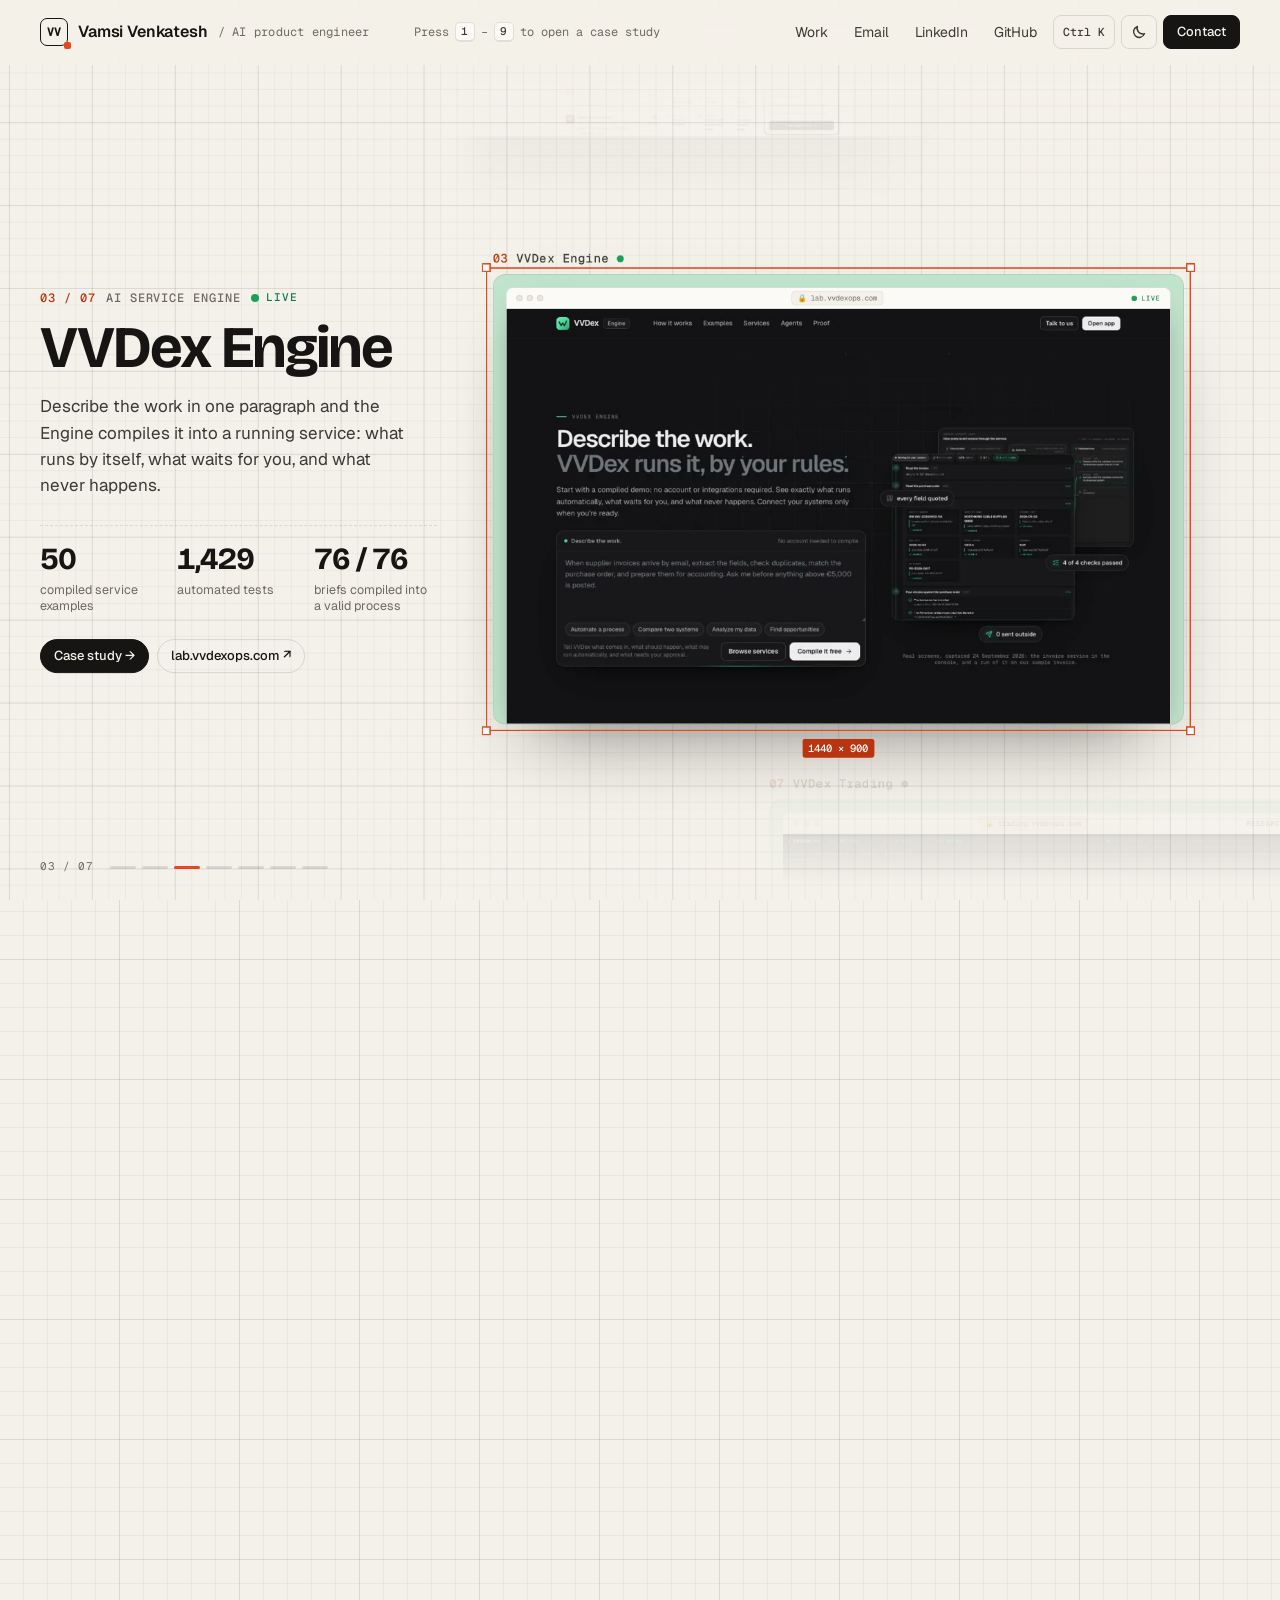
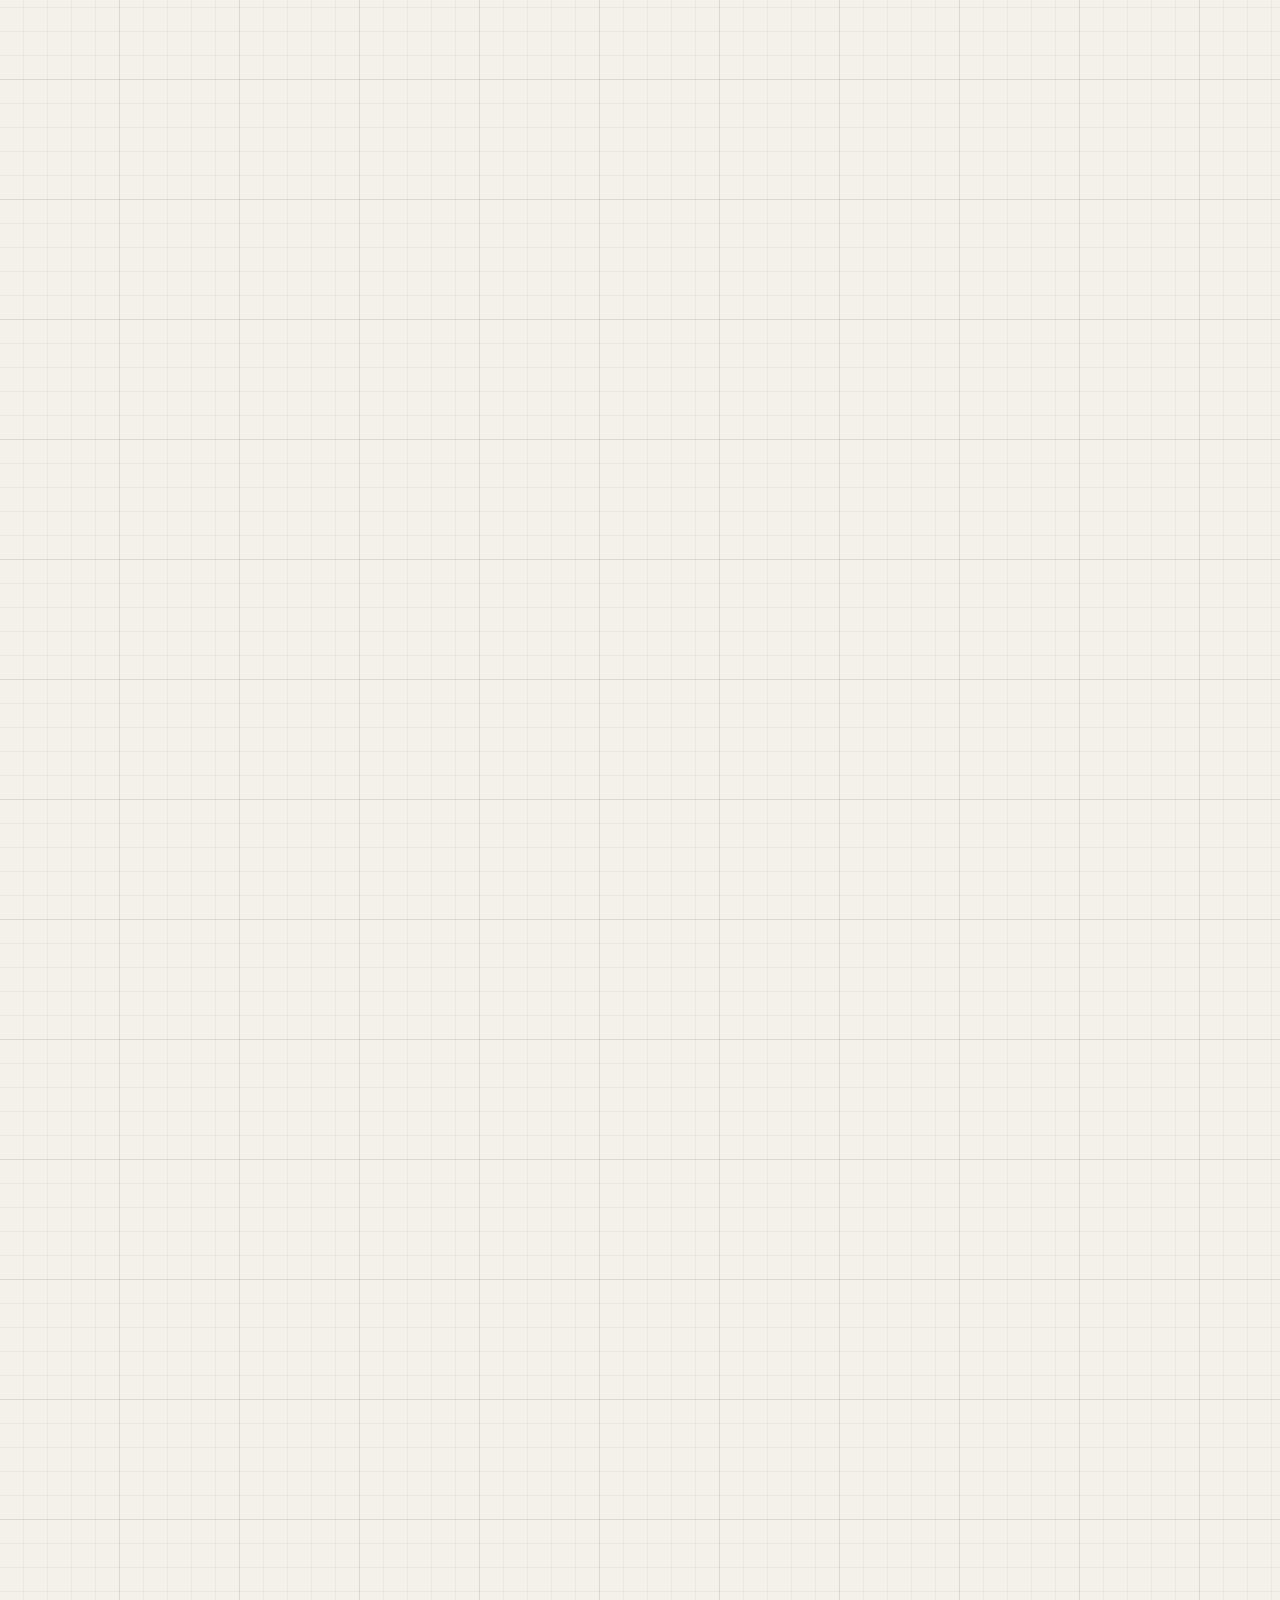
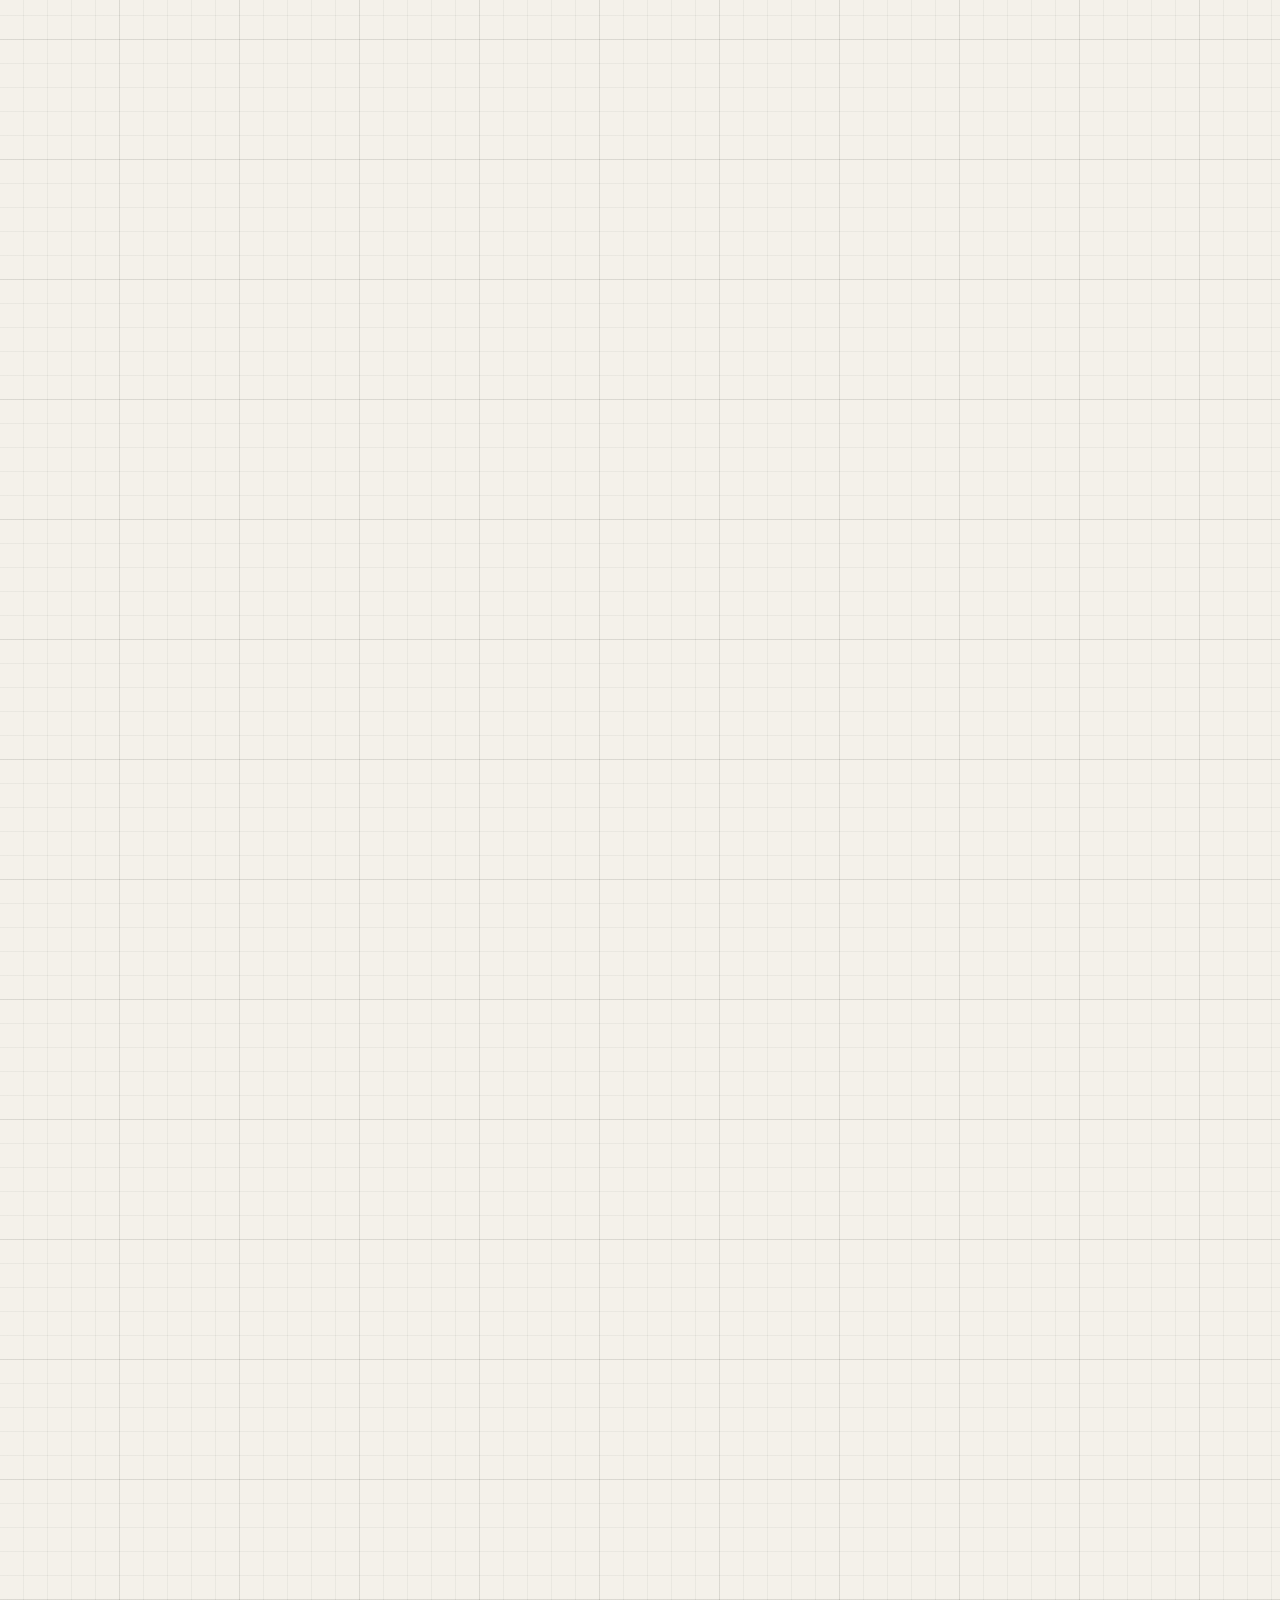
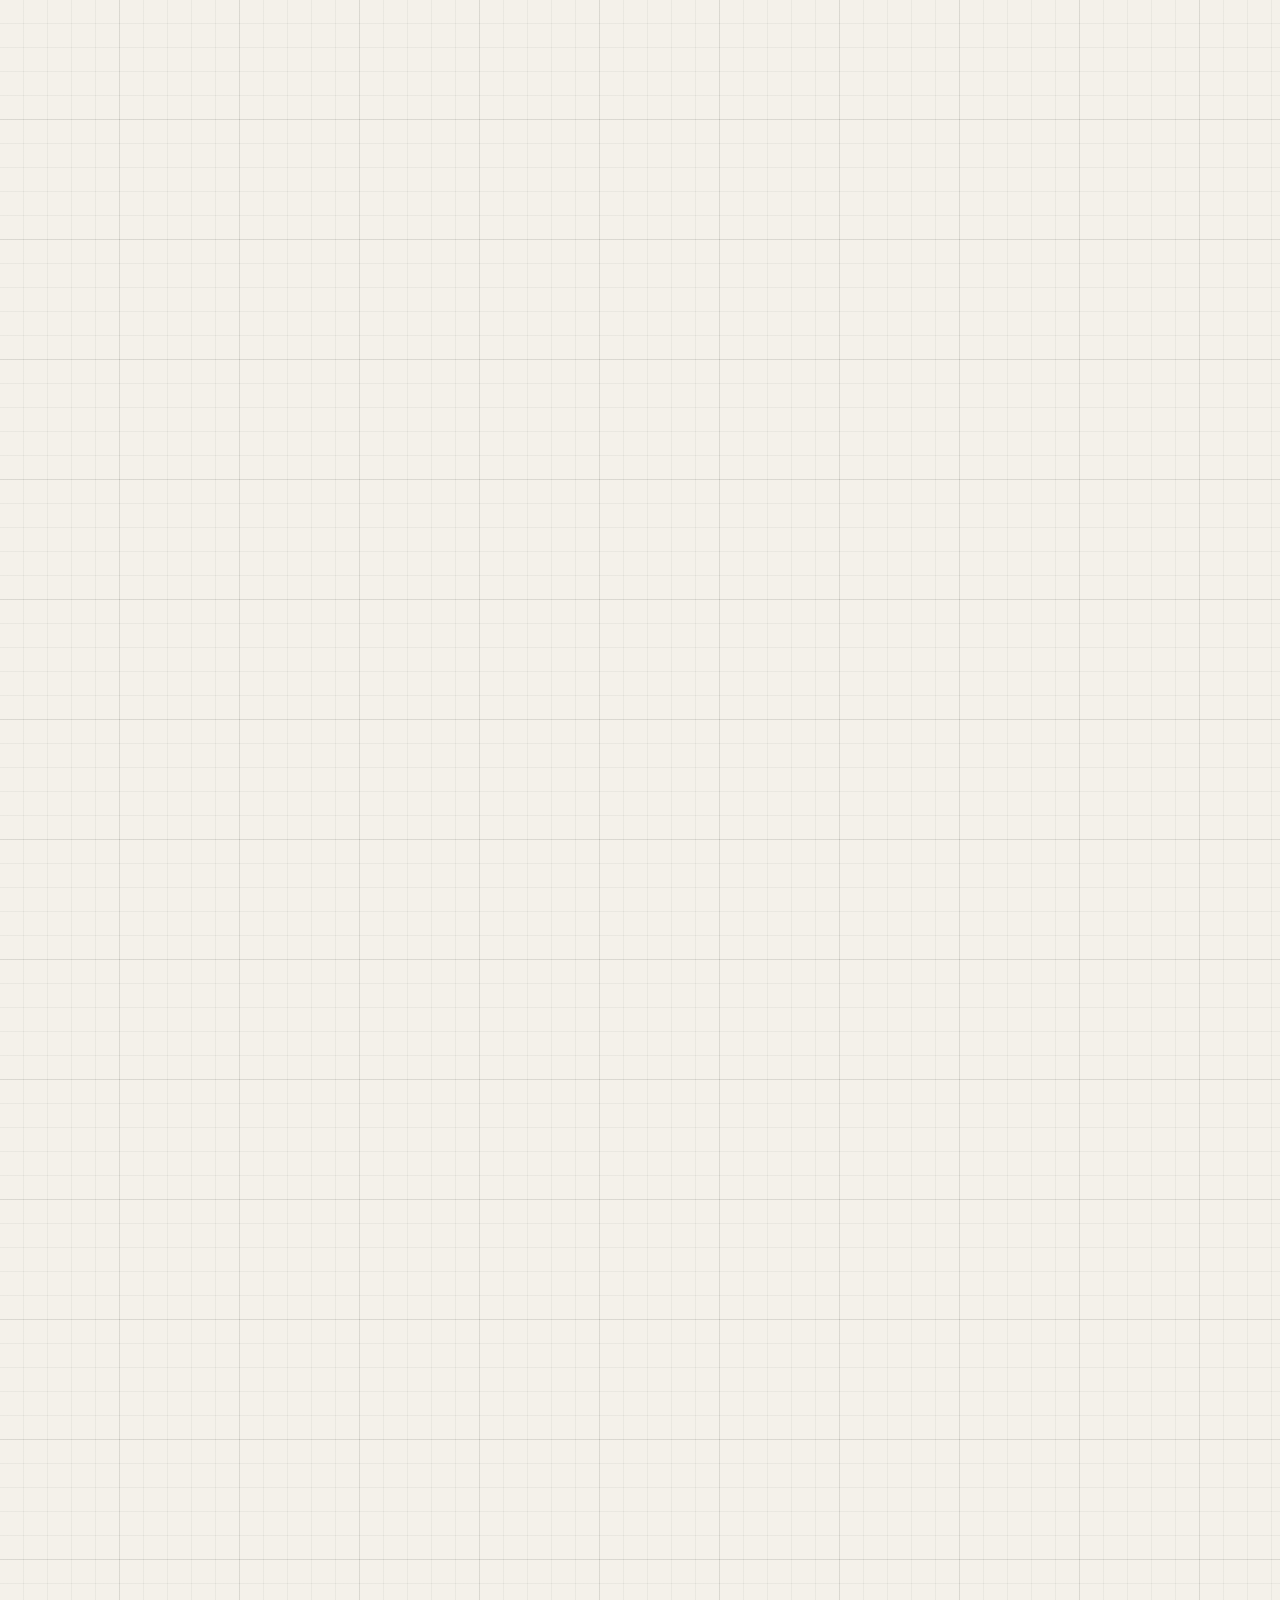
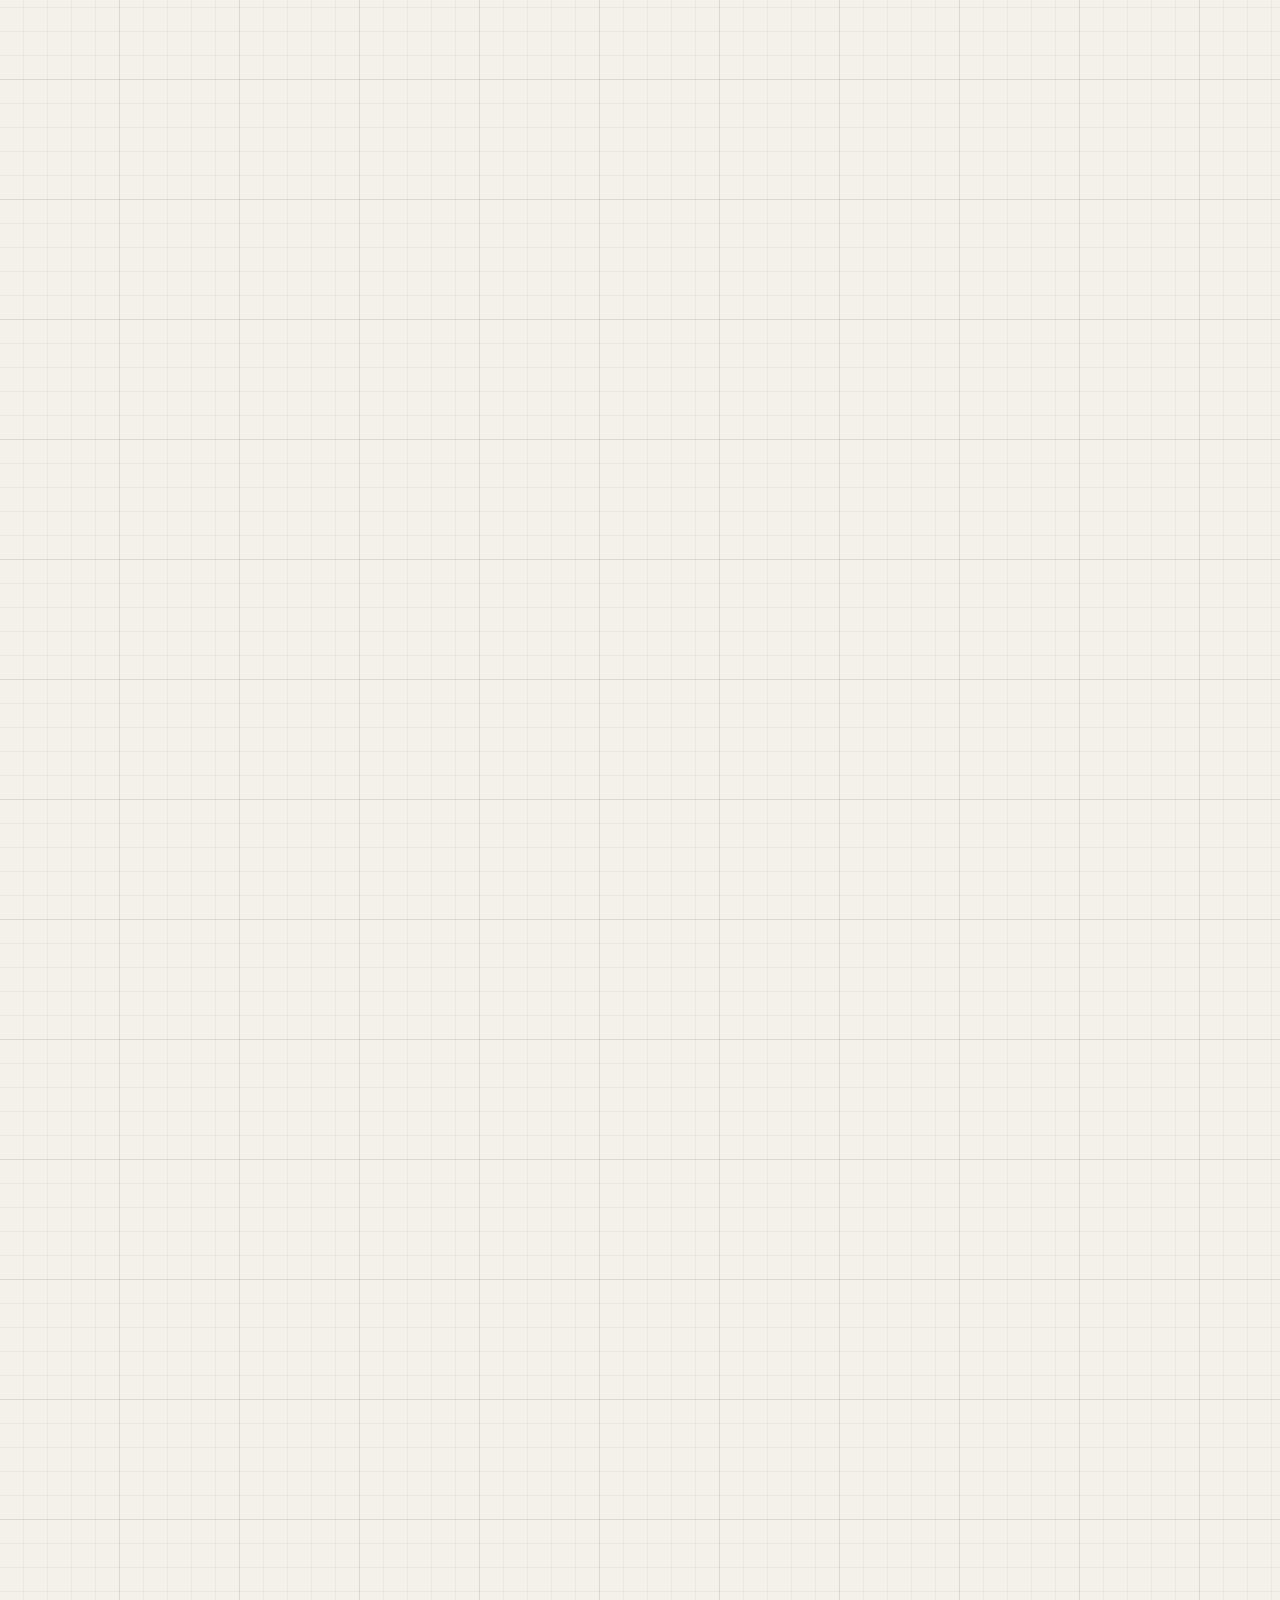
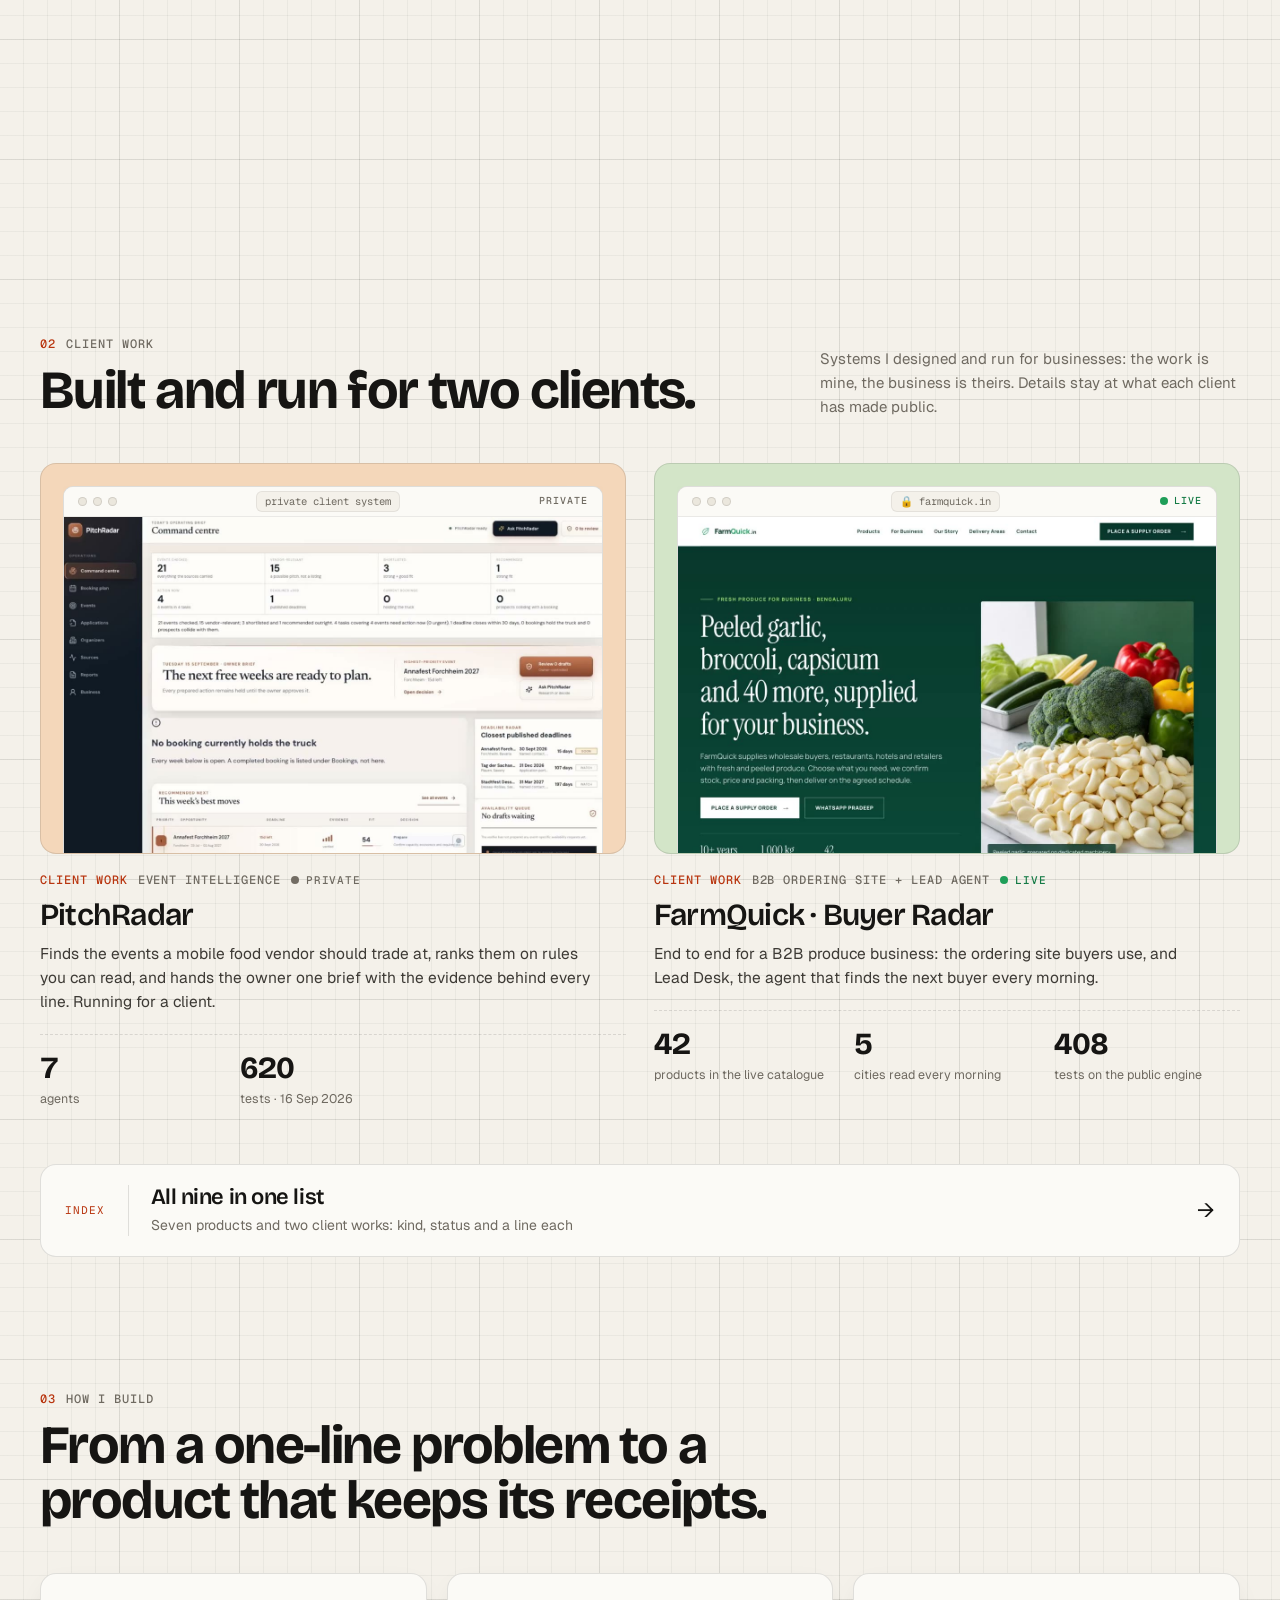
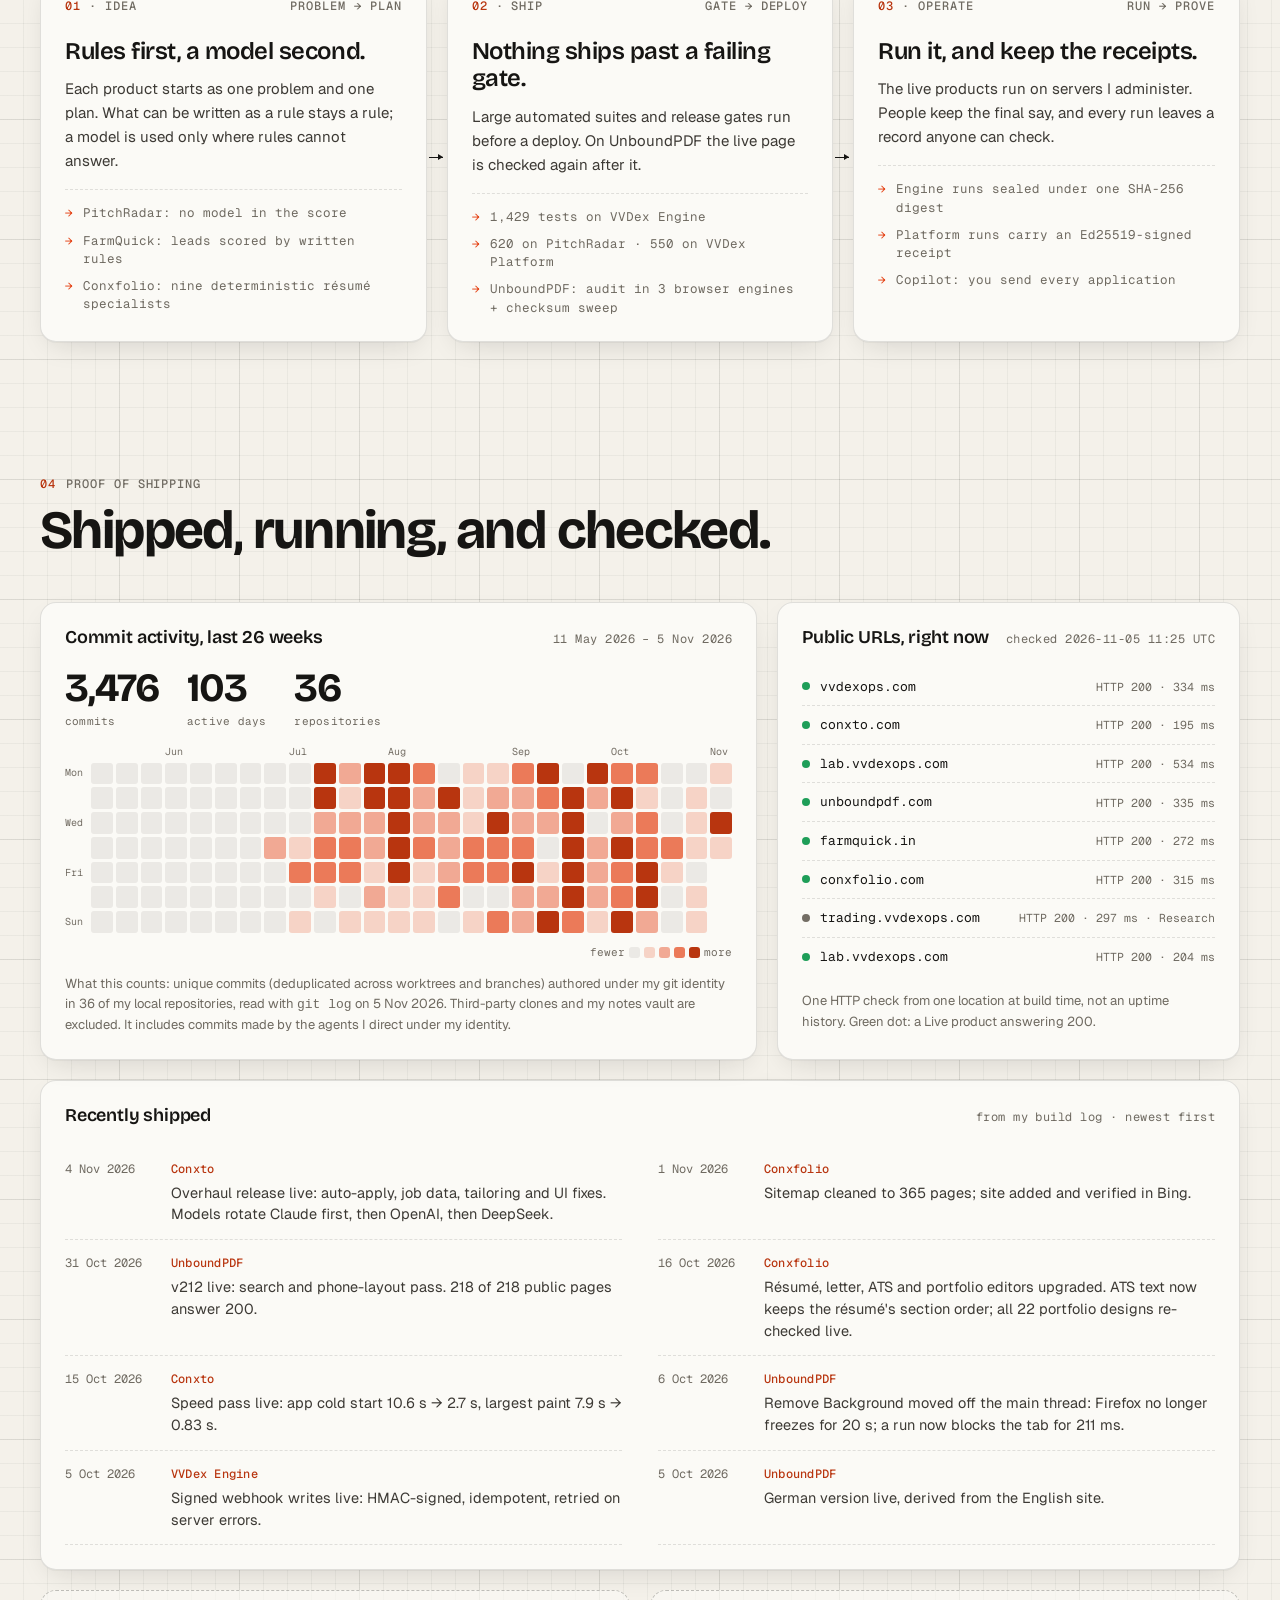
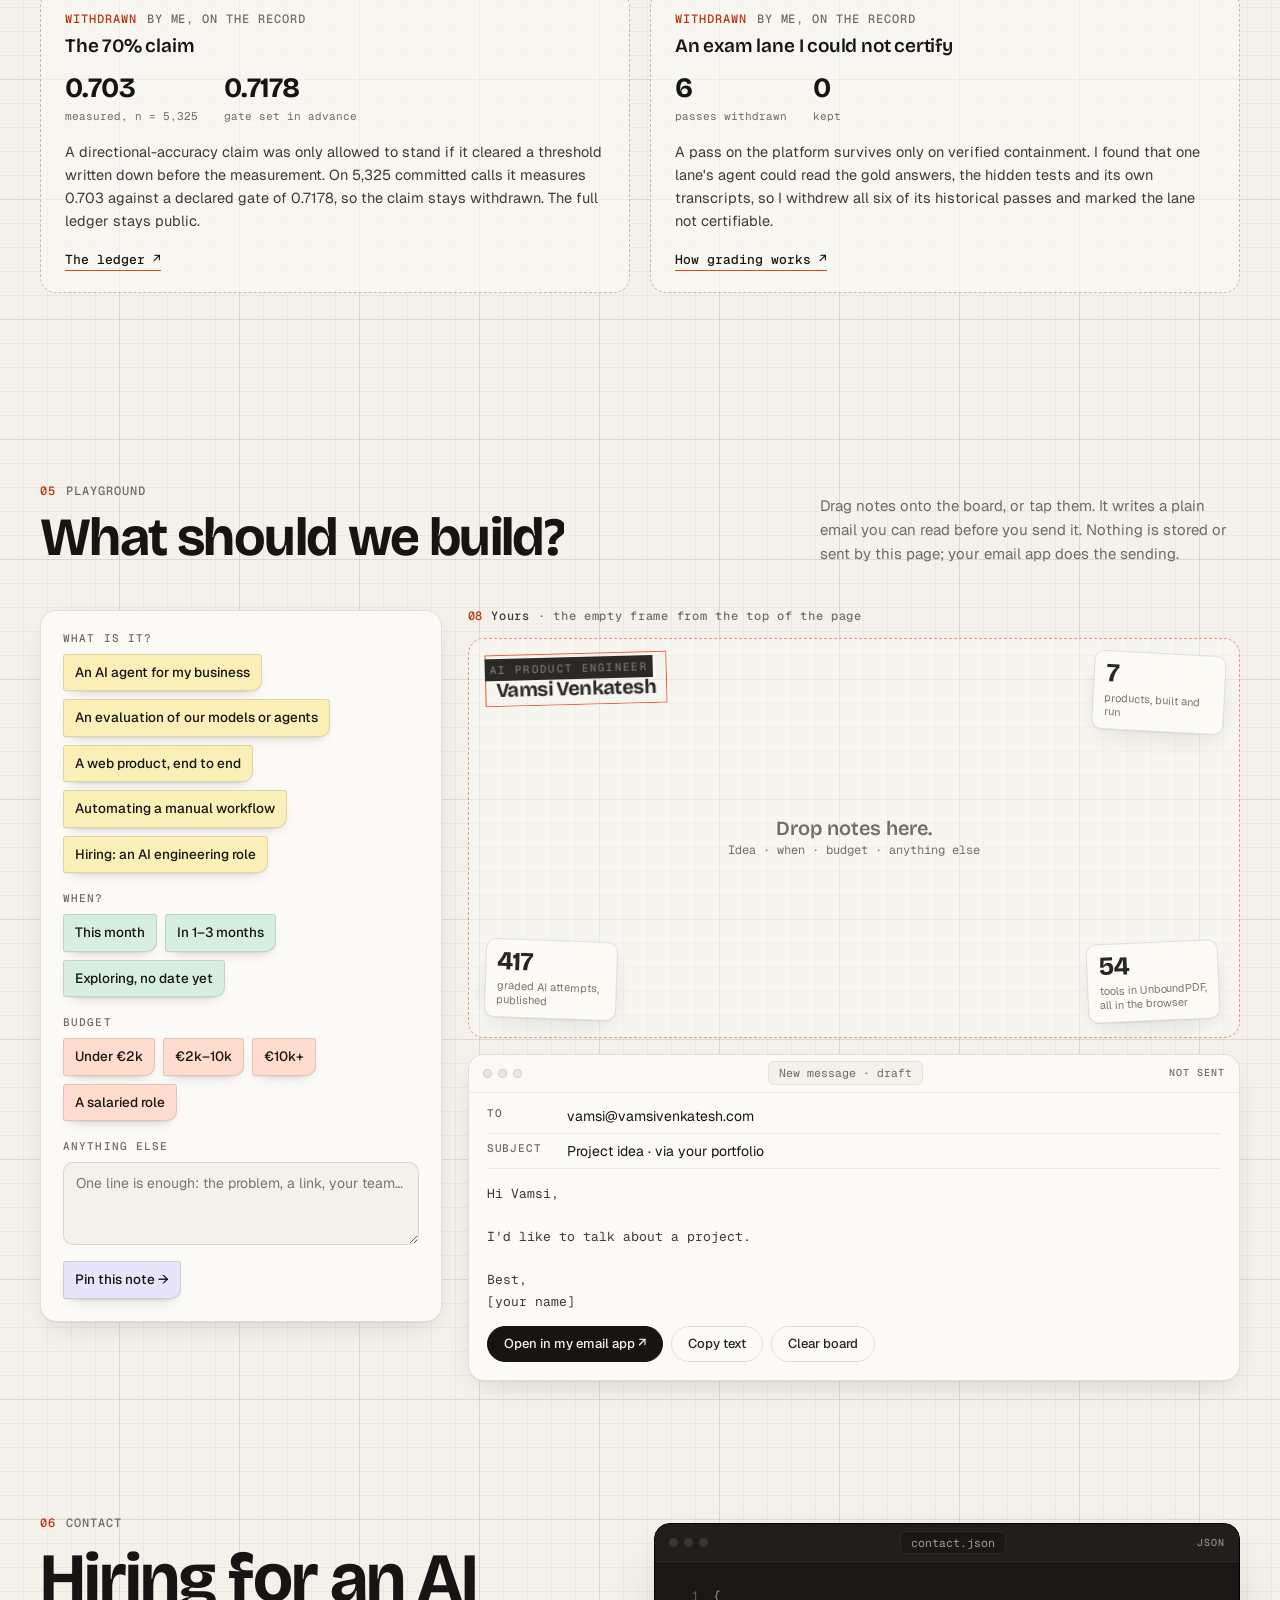
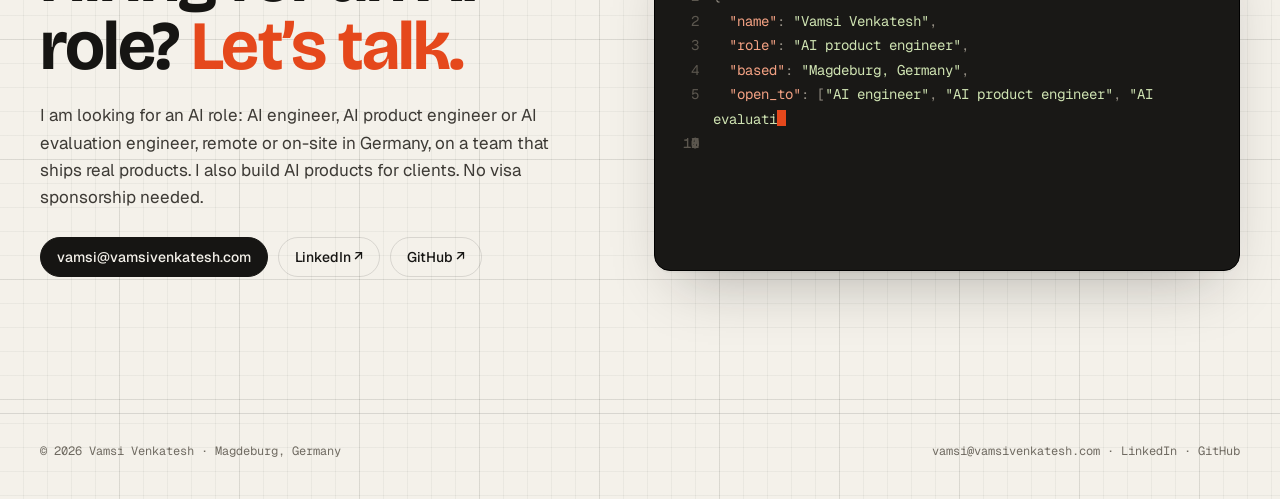
<file: index.html>
<!doctype html>
<html lang="en">
<head>
<meta charset="utf-8">
<meta name="viewport" content="width=device-width, initial-scale=1">
<title>Vamsi Venkatesh — AI product engineer</title>
<meta name="description" content="I design, build and run AI products end to end: the product, the agents, the servers and the tests that prove it works.">
<meta name="theme-color" content="#f4f1ea" media="(prefers-color-scheme: light)">
<meta name="theme-color" content="#121110" media="(prefers-color-scheme: dark)">
<link rel="preconnect" href="https://fonts.googleapis.com">
<link rel="preconnect" href="https://fonts.gstatic.com" crossorigin>
<link rel="stylesheet" href="https://fonts.googleapis.com/css2?family=Bricolage+Grotesque:opsz,wght@12..96,400..800&family=Geist:wght@400;500;600&family=Geist+Mono:wght@400;500&display=swap">
<link rel="stylesheet" href="assets/site.css">
<script>document.documentElement.classList.add('js');try{var t=localStorage.getItem('vv-theme');if(t==='dark'||t==='light')document.documentElement.dataset.theme=t}catch(e){}</script>
</head>
<body data-page="home">
<a class="skip" href="#main">Skip to content</a>
<header class="top"><div class="wrap">
  <a class="brand" href="./" aria-label="Vamsi Venkatesh, home"><span class="mark" aria-hidden="true">VV</span><span>Vamsi Venkatesh</span><small>/ AI product engineer</small></a>
  <div class="keys" aria-hidden="true"><span>Press</span><kbd>1</kbd><span>–</span><kbd>9</kbd><span>to open a case study</span></div>
  <nav aria-label="Site">
    <a class="txt nav-work" href="work/">Work</a>
    <a class="txt hide-m" href="mailto:vamsi@vamsivenkatesh.com">Email</a>
    <a class="txt hide-m" href="https://www.linkedin.com/in/vamsivenkatesh" rel="noopener">LinkedIn</a>
    <a class="txt hide-s" href="https://github.com/vamsi-venkatesh" rel="noopener">GitHub</a>
    <button class="ibtn cmdk-btn" type="button" data-cmdk aria-label="Open the command bar (Ctrl+K)"><span class="k-mac">⌘K</span><span class="k-oth">Ctrl K</span></button>
    <button class="ibtn theme-btn" type="button" data-theme-toggle aria-label="Switch colour theme"><svg width="16" height="16" viewBox="0 0 16 16" aria-hidden="true"><path class="i-moon" d="M13.5 9.6A5.6 5.6 0 0 1 6.4 2.5a5.6 5.6 0 1 0 7.1 7.1Z" fill="none" stroke="currentColor" stroke-width="1.4" stroke-linejoin="round"/><g class="i-sun" fill="none" stroke="currentColor" stroke-width="1.4" stroke-linecap="round"><circle cx="8" cy="8" r="3"/><path d="M8 1.2v1.6M8 13.2v1.6M1.2 8h1.6M13.2 8h1.6M3.2 3.2l1.1 1.1M11.7 11.7l1.1 1.1M3.2 12.8l1.1-1.1M11.7 4.3l1.1-1.1"/></g></svg></button>
    <a class="pill sm" href="#build">Contact</a>
  </nav>
</div></header>
<main id="main">
<section class="bd" id="work" aria-labelledby="work-h">
  <h2 class="sr" id="work-h">Seven products I designed, built and run end to end</h2>
  <div class="bd-stage">
    <div class="bd-intro hero" role="region" aria-label="Introduction">
      <div class="guides" aria-hidden="true"></div>
      <div class="wrap"><div class="bd-copy board" id="board" data-board>
        <div class="board-bar" aria-label="Board controls">
          <span class="mono"><b>board / home</b><span class="hide-s"> · drag the notes · resize my name</span><span class="show-s"> · tap a frame</span></span>
          <button class="reset" type="button" data-reset disabled>↺ Reset board</button>
        </div>
        <div class="board-ov" aria-hidden="true"></div>
    <div class="develop">
      <div class="select namebox" data-guide>
        <span class="h" data-rs="nw"></span><span class="h" data-rs="ne"></span><span class="h" data-rs="sw"></span><span class="h" data-rs="se"></span>
        <span class="tag" data-scramble="AI PRODUCT ENGINEER" aria-hidden="true">AI PRODUCT ENGINEER</span>
        <h1 class="name"><span class="sr">Vamsi Venkatesh, AI product engineer. </span><span aria-hidden="true">Vamsi Venkatesh</span></h1>
        <span class="dim" aria-hidden="true"></span>
      </div>
      <p class="lede" data-guide>I design, build and run AI products <mark>end to end</mark>: the product, the agents, the servers and the tests that prove it works.</p>
      <p class="open"><i class="dot accent" aria-hidden="true"></i>Open to work · Magdeburg, Germany · updated 5 Nov 2026</p>
      <div class="stats" data-guide><div class="stat drag" data-drag="stat-products" data-frame="stat / products"><button class="grip" type="button" aria-label="Move the products note (arrow keys)"><svg width="10" height="14" viewBox="0 0 10 14" aria-hidden="true"><g fill="currentColor"><circle cx="2.5" cy="2.5" r="1.2"/><circle cx="7.5" cy="2.5" r="1.2"/><circle cx="2.5" cy="7" r="1.2"/><circle cx="7.5" cy="7" r="1.2"/><circle cx="2.5" cy="11.5" r="1.2"/><circle cx="7.5" cy="11.5" r="1.2"/></g></svg></button><strong data-count="7">7</strong><span>products, built and run · 6 live · + 2 for clients</span></div><div class="stat drag" data-drag="stat-unboundpdf" data-frame="stat / unboundpdf"><button class="grip" type="button" aria-label="Move the unboundpdf note (arrow keys)"><svg width="10" height="14" viewBox="0 0 10 14" aria-hidden="true"><g fill="currentColor"><circle cx="2.5" cy="2.5" r="1.2"/><circle cx="7.5" cy="2.5" r="1.2"/><circle cx="2.5" cy="7" r="1.2"/><circle cx="7.5" cy="7" r="1.2"/><circle cx="2.5" cy="11.5" r="1.2"/><circle cx="7.5" cy="11.5" r="1.2"/></g></svg></button><strong data-count="54">54</strong><span>tools in UnboundPDF, all in the browser</span></div><div class="stat drag" data-drag="stat-vvdex-platform" data-frame="stat / vvdex-platform"><button class="grip" type="button" aria-label="Move the vvdex-platform note (arrow keys)"><svg width="10" height="14" viewBox="0 0 10 14" aria-hidden="true"><g fill="currentColor"><circle cx="2.5" cy="2.5" r="1.2"/><circle cx="7.5" cy="2.5" r="1.2"/><circle cx="2.5" cy="7" r="1.2"/><circle cx="7.5" cy="7" r="1.2"/><circle cx="2.5" cy="11.5" r="1.2"/><circle cx="7.5" cy="11.5" r="1.2"/></g></svg></button><strong data-count="417">417</strong><span>graded AI attempts, published</span></div></div>
      <nav class="bd-mini" aria-label="The board: seven products and one empty frame"><a class="mf" href="#p-vvdex-platform" style="--x:0;--y:50;--w:1080"><img src="media/vvdex-platform.jpg" alt="" width="1440" height="900" decoding="async"><b aria-hidden="true">01</b><span class="sr">VVDex Platform</span></a><a class="mf" href="#p-conxto" style="--x:1180;--y:0;--w:760"><img src="media/conxto.jpg" alt="" width="1440" height="900" decoding="async"><b aria-hidden="true">02</b><span class="sr">Conxto</span></a><a class="mf" href="#p-vvdex-engine" style="--x:1300;--y:700;--w:1000"><img src="media/vvdex-engine.jpg" alt="" width="1440" height="900" decoding="async"><b aria-hidden="true">03</b><span class="sr">VVDex Engine</span></a><a class="mf" href="#p-unboundpdf" style="--x:120;--y:860;--w:900"><img src="media/unboundpdf.jpg" alt="" width="1440" height="900" decoding="async"><b aria-hidden="true">04</b><span class="sr">UnboundPDF</span></a><a class="mf" href="#p-conxfolio" style="--x:0;--y:1560;--w:740"><img src="media/conxfolio.jpg" alt="" width="1440" height="900" decoding="async"><b aria-hidden="true">05</b><span class="sr">Conxfolio</span></a><a class="mf" href="#p-forecasting" style="--x:840;--y:1560;--w:760"><img src="media/forecasting.jpg" alt="" width="1440" height="900" decoding="async"><b aria-hidden="true">06</b><span class="sr">Forecasting</span></a><a class="mf" href="#p-vvdex-trading" style="--x:1700;--y:1460;--w:780"><img src="media/vvdex-trading.jpg" alt="" width="1440" height="900" decoding="async"><b aria-hidden="true">07</b><span class="sr">VVDex Trading</span></a><a class="mf mf-yours" href="#build" style="--x:2040;--y:40;--w:440"><i aria-hidden="true">+</i><b aria-hidden="true">08</b><span class="sr">Frame 08 is yours: sketch your product</span></a></nav>
      <div class="ctas"><a class="pill" href="#work">See the products ↓</a><a class="pill ghost" href="#build">What should we build?</a></div>
    </div>
      </div></div>
    </div>
    <div class="bd-world">
      <figure class="bw pre" data-i="0" data-x="0" data-y="50" data-w="1080" style="--x:0;--y:50;--w:1080;--tint:color-mix(in srgb, #F2703A 30%, var(--paper))">
        <div class="bw-in">
          <div class="bw-tag" aria-hidden="true"><b>01</b>VVDex Platform<i class="dot live"></i></div>
          <a class="frame" href="work/vvdex-platform/" data-vt="vvdex-platform" data-pill="Fly in →" aria-label="VVDex Platform"><div class="screen"><div class="chrome" aria-hidden="true"><span class="tl"><i></i><i></i><i></i></span><span class="host">🔒 vvdexops.com</span><span class="st status live"><i class="dot live"></i>Live</span></div><div class="media"><video class="" muted loop playsinline preload="none" poster="media/vvdex-platform.jpg" data-src="media/vvdex-platform.mp4" aria-label="VVDex Platform: real task recorded on the public site"></video></div></div></a>
          <div class="bw-sel" aria-hidden="true"><i></i><i></i><i></i><i></i><span class="bw-dim">1440 × 900</span></div>
        </div>
      </figure>
      <figure class="bw pre" data-i="1" data-x="1180" data-y="0" data-w="760" style="--x:1180;--y:0;--w:760;--tint:color-mix(in srgb, #D8CDBE 30%, var(--paper))">
        <div class="bw-in">
          <div class="bw-tag" aria-hidden="true"><b>02</b>Conxto<i class="dot live"></i></div>
          <a class="frame" href="work/conxto/" data-vt="conxto" data-pill="Fly in →" aria-label="Conxto"><div class="screen"><div class="chrome" aria-hidden="true"><span class="tl"><i></i><i></i><i></i></span><span class="host">🔒 conxto.com</span><span class="st status live"><i class="dot live"></i>Live</span></div><div class="media"><video class="" muted loop playsinline preload="none" poster="media/conxto.jpg" data-src="media/conxto.mp4" aria-label="Conxto: screen recording of the public site"></video></div></div></a>
          <div class="bw-sel" aria-hidden="true"><i></i><i></i><i></i><i></i><span class="bw-dim">1440 × 900</span></div>
        </div>
      </figure>
      <figure class="bw pre" data-i="2" data-x="1300" data-y="700" data-w="1000" style="--x:1300;--y:700;--w:1000;--tint:color-mix(in srgb, #45C987 30%, var(--paper))">
        <div class="bw-in">
          <div class="bw-tag" aria-hidden="true"><b>03</b>VVDex Engine<i class="dot live"></i></div>
          <a class="frame" href="work/vvdex-engine/" data-vt="vvdex-engine" data-pill="Fly in →" aria-label="VVDex Engine"><div class="screen"><div class="chrome" aria-hidden="true"><span class="tl"><i></i><i></i><i></i></span><span class="host">🔒 lab.vvdexops.com</span><span class="st status live"><i class="dot live"></i>Live</span></div><div class="media"><video class="" muted loop playsinline preload="none" poster="media/vvdex-engine.jpg" data-src="media/vvdex-engine.mp4" aria-label="VVDex Engine: screen recording of the public site"></video></div></div></a>
          <div class="bw-sel" aria-hidden="true"><i></i><i></i><i></i><i></i><span class="bw-dim">1440 × 900</span></div>
        </div>
      </figure>
      <figure class="bw pre" data-i="3" data-x="120" data-y="860" data-w="900" style="--x:120;--y:860;--w:900;--tint:color-mix(in srgb, #EFEAE0 30%, var(--paper))">
        <div class="bw-in">
          <div class="bw-tag" aria-hidden="true"><b>04</b>UnboundPDF<i class="dot live"></i></div>
          <a class="frame" href="work/unboundpdf/" data-vt="unboundpdf" data-pill="Fly in →" aria-label="UnboundPDF"><div class="screen"><div class="chrome" aria-hidden="true"><span class="tl"><i></i><i></i><i></i></span><span class="host">🔒 unboundpdf.com</span><span class="st status live"><i class="dot live"></i>Live</span></div><div class="media"><video class="" muted loop playsinline preload="none" poster="media/unboundpdf.jpg" data-src="media/unboundpdf.mp4" aria-label="UnboundPDF: real task recorded on the public site"></video></div></div></a>
          <div class="bw-sel" aria-hidden="true"><i></i><i></i><i></i><i></i><span class="bw-dim">1440 × 900</span></div>
        </div>
      </figure>
      <figure class="bw pre" data-i="4" data-x="0" data-y="1560" data-w="740" style="--x:0;--y:1560;--w:740;--tint:color-mix(in srgb, #EDE4D6 30%, var(--paper))">
        <div class="bw-in">
          <div class="bw-tag" aria-hidden="true"><b>05</b>Conxfolio<i class="dot live"></i></div>
          <a class="frame" href="work/conxfolio/" data-vt="conxfolio" data-pill="Fly in →" aria-label="Conxfolio"><div class="screen"><div class="chrome" aria-hidden="true"><span class="tl"><i></i><i></i><i></i></span><span class="host">🔒 conxfolio.com</span><span class="st status live"><i class="dot live"></i>Live</span></div><div class="media"><video class="" muted loop playsinline preload="none" poster="media/conxfolio.jpg" data-src="media/conxfolio.mp4" aria-label="Conxfolio: screen recording of the public site"></video></div></div></a>
          <div class="bw-sel" aria-hidden="true"><i></i><i></i><i></i><i></i><span class="bw-dim">1440 × 900</span></div>
        </div>
      </figure>
      <figure class="bw pre" data-i="5" data-x="840" data-y="1560" data-w="760" style="--x:840;--y:1560;--w:760;--tint:color-mix(in srgb, #8FB3E6 30%, var(--paper))">
        <div class="bw-in">
          <div class="bw-tag" aria-hidden="true"><b>06</b>Forecasting<i class="dot live"></i></div>
          <a class="frame" href="work/forecasting/" data-vt="forecasting" data-pill="Fly in →" aria-label="Forecasting"><div class="screen"><div class="chrome" aria-hidden="true"><span class="tl"><i></i><i></i><i></i></span><span class="host">🔒 lab.vvdexops.com/forecast</span><span class="st status live"><i class="dot live"></i>Live</span></div><div class="media"><video class="" muted loop playsinline preload="none" poster="media/forecasting.jpg" data-src="media/forecasting.mp4" aria-label="Forecasting: screen recording of the public site"></video></div></div></a>
          <div class="bw-sel" aria-hidden="true"><i></i><i></i><i></i><i></i><span class="bw-dim">1440 × 900</span></div>
        </div>
      </figure>
      <figure class="bw pre" data-i="6" data-x="1700" data-y="1460" data-w="780" style="--x:1700;--y:1460;--w:780;--tint:color-mix(in srgb, #63D2A3 30%, var(--paper))">
        <div class="bw-in">
          <div class="bw-tag" aria-hidden="true"><b>07</b>VVDex Trading<i class="dot"></i></div>
          <a class="frame" href="work/vvdex-trading/" data-vt="vvdex-trading" data-pill="Fly in →" aria-label="VVDex Trading"><div class="screen"><div class="chrome" aria-hidden="true"><span class="tl"><i></i><i></i><i></i></span><span class="host">🔒 trading.vvdexops.com</span><span class="st status other">Research</span></div><div class="media"><video class="" muted loop playsinline preload="none" poster="media/vvdex-trading.jpg" data-src="media/vvdex-trading.mp4" aria-label="VVDex Trading: screen recording of the public site"></video></div></div></a>
          <div class="bw-sel" aria-hidden="true"><i></i><i></i><i></i><i></i><span class="bw-dim">1440 × 900</span></div>
        </div>
      </figure>
      <figure class="bw bw-yours pre" data-i="7" data-x="2040" data-y="40" data-w="440" style="--x:2040;--y:40;--w:440">
        <div class="bw-in">
          <div class="bw-tag" aria-hidden="true"><b>08</b>Yours</div>
          <a class="yours" href="#build" data-pill="Sketch it →"><span class="plus" aria-hidden="true">+</span><strong>Your product</strong><span class="yl">Sketch it at the end of the page ↓</span></a>
          <div class="bw-sel" aria-hidden="true"><i></i><i></i><i></i><i></i><span class="bw-dim">empty frame</span></div>
        </div>
      </figure>
    </div>
    <div class="bd-edges" aria-hidden="true"></div>
    <div class="bd-scrim" aria-hidden="true"></div>
    <div class="bd-panels"><div class="wrap">
      <div class="bp" id="p-vvdex-platform" data-i="0"><div class="sc-text">
          <div class="eyebrow"><b>01 / 07</b>AI evaluation platform <span class="status live"><i class="dot live"></i>Live</span></div>
          <h3 class="sc-name">VVDex Platform</h3>
          <p class="sc-one">Test AI models and agents on real work: a real task in a sealed sandbox, hidden tests decide, and a signed receipt anyone can check.</p>
          <div class="sc-nums"><div><strong data-count="17">17</strong><span>certified exams offered: 5 open, 12 on request</span></div><div><strong data-count="417">417</strong><span>graded attempts in 15 published campaigns</span></div><div><strong data-count="21">21</strong><span>models and agents tested</span></div></div>
          <div class="sc-links"><a class="pill sm" href="work/vvdex-platform/" data-vt="vvdex-platform">Case study →</a><a class="pill sm ghost" href="https://vvdexops.com/" rel="noopener">vvdexops.com ↗</a></div>
      </div></div>
      <div class="bp" id="p-conxto" data-i="1"><div class="sc-text">
          <div class="eyebrow"><b>02 / 07</b>AI job search <span class="status live"><i class="dot live"></i>Live</span></div>
          <h3 class="sc-name">Conxto</h3>
          <p class="sc-one">Reads live job postings against your résumé, checks every requirement and prepares the whole application. With Copilot you send; Autopilot applies inside rules you set.</p>
          <div class="sc-nums"><div><strong>5 + 2</strong><span>agents and reviewers, one memory</span></div><div><strong data-count="394928">394,928</strong><span>job postings in its own pool · 2 Nov 2026</span></div><div><strong>10.6 → 2.7 s</strong><span>app cold start, after a speed pass</span></div></div>
          <div class="sc-links"><a class="pill sm" href="work/conxto/" data-vt="conxto">Case study →</a><a class="pill sm ghost" href="https://conxto.com/" rel="noopener">conxto.com ↗</a></div>
      </div></div>
      <div class="bp" id="p-vvdex-engine" data-i="2"><div class="sc-text">
          <div class="eyebrow"><b>03 / 07</b>AI service engine <span class="status live"><i class="dot live"></i>Live</span></div>
          <h3 class="sc-name">VVDex Engine</h3>
          <p class="sc-one">Describe the work in one paragraph and the Engine compiles it into a running service: what runs by itself, what waits for you, and what never happens.</p>
          <div class="sc-nums"><div><strong data-count="50">50</strong><span>compiled service examples</span></div><div><strong data-count="1429">1,429</strong><span>automated tests</span></div><div><strong>76 / 76</strong><span>briefs compiled into a valid process</span></div></div>
          <div class="sc-links"><a class="pill sm" href="work/vvdex-engine/" data-vt="vvdex-engine">Case study →</a><a class="pill sm ghost" href="https://lab.vvdexops.com/" rel="noopener">lab.vvdexops.com ↗</a></div>
      </div></div>
      <div class="bp" id="p-unboundpdf" data-i="3"><div class="sc-text">
          <div class="eyebrow"><b>04 / 07</b>Browser PDF suite <span class="status live"><i class="dot live"></i>Live</span></div>
          <h3 class="sc-name">UnboundPDF</h3>
          <p class="sc-one">Every PDF tool in the browser. The file never leaves the tab.</p>
          <div class="sc-nums"><div><strong data-count="54">54</strong><span>tools, all in the browser</span></div><div><strong data-count="0">0</strong><span>uploads</span></div><div><strong data-count="218">218</strong><span>public pages, English and German</span></div></div>
          <div class="sc-links"><a class="pill sm" href="work/unboundpdf/" data-vt="unboundpdf">Case study →</a><a class="pill sm ghost" href="https://unboundpdf.com/" rel="noopener">unboundpdf.com ↗</a></div>
      </div></div>
      <div class="bp" id="p-conxfolio" data-i="4"><div class="sc-text">
          <div class="eyebrow"><b>05 / 07</b>Career suite <span class="status live"><i class="dot live"></i>Live</span></div>
          <h3 class="sc-name">Conxfolio</h3>
          <p class="sc-one">Your next move, all here: build your résumé, check how it reads, write your letter and show your work.</p>
          <div class="sc-nums"><div><strong data-count="37">37</strong><span>résumé designs, 24 ATS-clean</span></div><div><strong data-count="12">12</strong><span>cover-letter designs</span></div><div><strong data-count="22">22</strong><span>portfolio websites, free to publish</span></div></div>
          <div class="sc-links"><a class="pill sm" href="work/conxfolio/" data-vt="conxfolio">Case study →</a><a class="pill sm ghost" href="https://conxfolio.com/" rel="noopener">conxfolio.com ↗</a></div>
      </div></div>
      <div class="bp" id="p-forecasting" data-i="5"><div class="sc-text">
          <div class="eyebrow"><b>06 / 07</b>Forecasting engine <span class="status live"><i class="dot live"></i>Live</span></div>
          <h3 class="sc-name">Forecasting</h3>
          <p class="sc-one">Models race on the past, a written rule picks the winner, ranges must pass a test or are withheld, outside signals must beat chance, and a person approves before anything is issued.</p>
          <div class="sc-nums"><div><strong data-count="7">7</strong><span>models raced on every run</span></div><div><strong data-count="75884">75,884</strong><span>outside signals in the catalogue</span></div><div><strong>8.9%</strong><span>better than the baseline on the saved run</span></div></div>
          <div class="sc-links"><a class="pill sm" href="work/forecasting/" data-vt="forecasting">Case study →</a><a class="pill sm ghost" href="https://lab.vvdexops.com/forecast/" rel="noopener">lab.vvdexops.com/forecast ↗</a></div>
      </div></div>
      <div class="bp" id="p-vvdex-trading" data-i="6"><div class="sc-text">
          <div class="eyebrow"><b>07 / 07</b>Market research <span class="status other"><i class="dot"></i>Research</span></div>
          <h3 class="sc-name">VVDex Trading</h3>
          <p class="sc-one">Live market microstructure beside a hash-chained record of every dated call. Paper only.</p>
          <div class="sc-nums"><div><strong data-count="8658">8,658</strong><span>predictions recorded since 2 Jul 2026</span></div><div><strong>0.703</strong><span>accuracy on 5,325 committed calls</span></div><div><strong>0.7178</strong><span>gate declared in advance: not cleared</span></div></div>
          <div class="sc-links"><a class="pill sm" href="work/vvdex-trading/" data-vt="vvdex-trading">Case study →</a><a class="pill sm ghost" href="https://trading.vvdexops.com/" rel="noopener">trading.vvdexops.com ↗</a></div>
      </div></div>
    </div></div>
    <div class="bd-foot"><div class="wrap">
      <div class="bd-rail"><span class="ct mono" aria-hidden="true">— / 07</span><button type="button" aria-label="Fly to VVDex Platform"></button><button type="button" aria-label="Fly to Conxto"></button><button type="button" aria-label="Fly to VVDex Engine"></button><button type="button" aria-label="Fly to UnboundPDF"></button><button type="button" aria-label="Fly to Conxfolio"></button><button type="button" aria-label="Fly to Forecasting"></button><button type="button" aria-label="Fly to VVDex Trading"></button></div>
      <span class="bd-hint mono" aria-hidden="true">scroll to fly in · click a frame</span>
    </div></div>
  </div>
</section>

<section class="sec" id="clients" aria-labelledby="clients-h" style="padding-top:40px">
  <div class="wrap">
    <div class="sec-head" data-inspect><div><div class="eyebrow"><b>02</b>Client work</div><h2 id="clients-h" data-reveal><span class="sr">Built and run for two clients.</span><span class="split" aria-hidden="true"><span class="w"><span style="--i:0">Built</span></span> <span class="w"><span style="--i:1">and</span></span> <span class="w"><span style="--i:2">run</span></span> <span class="w"><span style="--i:3">for</span></span> <span class="w"><span style="--i:4">two</span></span> <span class="w"><span style="--i:5">clients.</span></span></span></h2></div><p data-reveal>Systems I designed and run for businesses: the work is mine, the business is theirs. Details stay at what each client has made public.</p></div>
    <div class="clients">
      <article class="client" data-reveal style="--tint:color-mix(in srgb, #F49A4B 30%, var(--paper));--d:0ms">
        <a class="frame-link" href="work/pitchradar/" data-vt="pitchradar" data-pill="Case study →" aria-label="PitchRadar case study">
          <div class="frame"><div class="screen" data-wipe><div class="chrome" aria-hidden="true"><span class="tl"><i></i><i></i><i></i></span><span class="host">private client system</span><span class="st status other">Private</span></div><div class="media"><video class="" muted loop playsinline preload="none" poster="media/pitchradar.jpg" data-src="media/pitchradar.mp4" aria-label="PitchRadar: real product screens"></video></div></div></div>
          <span class="sel" aria-hidden="true"><i></i><i></i><i></i><i></i><b>Client · 08 pitchradar</b></span>
        </a>
        <div class="eyebrow" style="margin-top:20px"><b>Client work</b>Event intelligence <span class="status other"><i class="dot"></i>Private</span></div>
        <h3><a href="work/pitchradar/" data-vt="pitchradar">PitchRadar</a></h3>
        <p class="one">Finds the events a mobile food vendor should trade at, ranks them on rules you can read, and hands the owner one brief with the evidence behind every line. Running for a client.</p>
        <div class="sc-nums"><div><strong data-count="7">7</strong><span>agents</span></div><div><strong data-count="620">620</strong><span>tests · 16 Sep 2026</span></div></div>
      </article>
      <article class="client" data-reveal style="--tint:color-mix(in srgb, #86C977 30%, var(--paper));--d:80ms">
        <a class="frame-link" href="work/farmquick/" data-vt="farmquick" data-pill="Case study →" aria-label="FarmQuick · Buyer Radar case study">
          <div class="frame"><div class="screen" data-wipe><div class="chrome" aria-hidden="true"><span class="tl"><i></i><i></i><i></i></span><span class="host">🔒 farmquick.in</span><span class="st status live"><i class="dot live"></i>Live</span></div><div class="media"><video class="" muted loop playsinline preload="none" poster="media/farmquick.jpg" data-src="media/farmquick.mp4" aria-label="FarmQuick · Buyer Radar: screen recording of the public site"></video></div></div></div>
          <span class="sel" aria-hidden="true"><i></i><i></i><i></i><i></i><b>Client · 09 farmquick</b></span>
        </a>
        <div class="eyebrow" style="margin-top:20px"><b>Client work</b>B2B ordering site + lead agent <span class="status live"><i class="dot live"></i>Live</span></div>
        <h3><a href="work/farmquick/" data-vt="farmquick">FarmQuick · Buyer Radar</a></h3>
        <p class="one">End to end for a B2B produce business: the ordering site buyers use, and Lead Desk, the agent that finds the next buyer every morning.</p>
        <div class="sc-nums"><div><strong data-count="42">42</strong><span>products in the live catalogue</span></div><div><strong data-count="5">5</strong><span>cities read every morning</span></div><div><strong data-count="408">408</strong><span>tests on the public engine</span></div></div>
      </article>
    </div>
    <a class="allwork" href="work/"><span class="mono">Index</span><b>All nine in one list</b><em>Seven products and two client works: kind, status and a line each</em><i aria-hidden="true">→</i></a>
  </div>
</section>

<section class="sec" id="how" aria-labelledby="how-h" style="padding-top:40px">
  <div class="wrap">
    <div class="sec-head" data-inspect><div><div class="eyebrow"><b>03</b>How I build</div><h2 id="how-h" data-reveal><span class="sr">From a one-line problem to a product that keeps its receipts.</span><span class="split" aria-hidden="true"><span class="w"><span style="--i:0">From</span></span> <span class="w"><span style="--i:1">a</span></span> <span class="w"><span style="--i:2">one-line</span></span> <span class="w"><span style="--i:3">problem</span></span> <span class="w"><span style="--i:4">to</span></span> <span class="w"><span style="--i:5">a</span></span> <span class="w"><span style="--i:6">product</span></span> <span class="w"><span style="--i:7">that</span></span> <span class="w"><span style="--i:8">keeps</span></span> <span class="w"><span style="--i:9">its</span></span> <span class="w"><span style="--i:10">receipts.</span></span></span></h2></div></div>
    <div class="cols">
      <article class="col" data-reveal data-inspect><div class="step"><span><b>01</b> · Idea</span><span>problem → plan</span></div><h3>Rules first, a model second.</h3><p>Each product starts as one problem and one plan. What can be written as a rule stays a rule; a model is used only where rules cannot answer.</p><ul><li>PitchRadar: no model in the score</li><li>FarmQuick: leads scored by written rules</li><li>Conxfolio: nine deterministic résumé specialists</li></ul><span class="arrow" aria-hidden="true"></span></article>
      <article class="col" data-reveal data-inspect style="--d:80ms"><div class="step"><span><b>02</b> · Ship</span><span>gate → deploy</span></div><h3>Nothing ships past a failing gate.</h3><p>Large automated suites and release gates run before a deploy. On UnboundPDF the live page is checked again after it.</p><ul><li>1,429 tests on VVDex Engine</li><li>620 on PitchRadar · 550 on VVDex Platform</li><li>UnboundPDF: audit in 3 browser engines + checksum sweep</li></ul><span class="arrow" aria-hidden="true"></span></article>
      <article class="col" data-reveal data-inspect style="--d:160ms"><div class="step"><span><b>03</b> · Operate</span><span>run → prove</span></div><h3>Run it, and keep the receipts.</h3><p>The live products run on servers I administer. People keep the final say, and every run leaves a record anyone can check.</p><ul><li>Engine runs sealed under one SHA-256 digest</li><li>Platform runs carry an Ed25519-signed receipt</li><li>Copilot: you send every application</li></ul></article>
    </div>
  </div>
</section>

<section class="sec" id="proof" aria-labelledby="proof-h" style="padding-top:40px">
  <div class="wrap">
    <div class="sec-head" data-inspect><div><div class="eyebrow"><b>04</b>Proof of shipping</div><h2 id="proof-h" data-reveal><span class="sr">Shipped, running, and checked.</span><span class="split" aria-hidden="true"><span class="w"><span style="--i:0">Shipped,</span></span> <span class="w"><span style="--i:1">running,</span></span> <span class="w"><span style="--i:2">and</span></span> <span class="w"><span style="--i:3">checked.</span></span></span></h2></div></div>
    <div class="proof">
      <article class="panel" data-reveal data-inspect>
        <div class="panel-head"><h3>Commit activity, last 26 weeks</h3><span class="mono" style="color:var(--mute)">11 May 2026 – 5 Nov 2026</span></div>
        <div class="kv"><div><strong class="big" data-count="3476">3,476</strong><span>commits</span></div><div><strong class="big" data-count="103">103</strong><span>active days</span></div><div><strong class="big" data-count="36">36</strong><span>repositories</span></div></div>
        <div class="heat-wrap" aria-hidden="true">
          <div class="heat-days"><span>Mon</span><span></span><span>Wed</span><span></span><span>Fri</span><span></span><span>Sun</span></div>
          <div><div class="months"><span></span><span></span><span></span><span>Jun</span><span></span><span></span><span></span><span></span><span>Jul</span><span></span><span></span><span></span><span>Aug</span><span></span><span></span><span></span><span></span><span>Sep</span><span></span><span></span><span></span><span>Oct</span><span></span><span></span><span></span><span>Nov</span></div><div class="heat"><i data-l="0" title="11 May: 0 commits"></i><i data-l="0" title="12 May: 0 commits"></i><i data-l="0" title="13 May: 0 commits"></i><i data-l="0" title="14 May: 0 commits"></i><i data-l="0" title="15 May: 0 commits"></i><i data-l="0" title="16 May: 0 commits"></i><i data-l="0" title="17 May: 0 commits"></i><i data-l="0" title="18 May: 0 commits"></i><i data-l="0" title="19 May: 0 commits"></i><i data-l="0" title="20 May: 0 commits"></i><i data-l="0" title="21 May: 0 commits"></i><i data-l="0" title="22 May: 0 commits"></i><i data-l="0" title="23 May: 0 commits"></i><i data-l="0" title="24 May: 0 commits"></i><i data-l="0" title="25 May: 0 commits"></i><i data-l="0" title="26 May: 0 commits"></i><i data-l="0" title="27 May: 0 commits"></i><i data-l="0" title="28 May: 0 commits"></i><i data-l="0" title="29 May: 0 commits"></i><i data-l="0" title="30 May: 0 commits"></i><i data-l="0" title="31 May: 0 commits"></i><i data-l="0" title="1 Jun: 0 commits"></i><i data-l="0" title="2 Jun: 0 commits"></i><i data-l="0" title="3 Jun: 0 commits"></i><i data-l="0" title="4 Jun: 0 commits"></i><i data-l="0" title="5 Jun: 0 commits"></i><i data-l="0" title="6 Jun: 0 commits"></i><i data-l="0" title="7 Jun: 0 commits"></i><i data-l="0" title="8 Jun: 0 commits"></i><i data-l="0" title="9 Jun: 0 commits"></i><i data-l="0" title="10 Jun: 0 commits"></i><i data-l="0" title="11 Jun: 0 commits"></i><i data-l="0" title="12 Jun: 0 commits"></i><i data-l="0" title="13 Jun: 0 commits"></i><i data-l="0" title="14 Jun: 0 commits"></i><i data-l="0" title="15 Jun: 0 commits"></i><i data-l="0" title="16 Jun: 0 commits"></i><i data-l="0" title="17 Jun: 0 commits"></i><i data-l="0" title="18 Jun: 0 commits"></i><i data-l="0" title="19 Jun: 0 commits"></i><i data-l="0" title="20 Jun: 0 commits"></i><i data-l="0" title="21 Jun: 0 commits"></i><i data-l="0" title="22 Jun: 0 commits"></i><i data-l="0" title="23 Jun: 0 commits"></i><i data-l="0" title="24 Jun: 0 commits"></i><i data-l="0" title="25 Jun: 0 commits"></i><i data-l="0" title="26 Jun: 0 commits"></i><i data-l="0" title="27 Jun: 0 commits"></i><i data-l="0" title="28 Jun: 0 commits"></i><i data-l="0" title="29 Jun: 0 commits"></i><i data-l="0" title="30 Jun: 0 commits"></i><i data-l="0" title="1 Jul: 0 commits"></i><i data-l="2" title="2 Jul: 12 commits"></i><i data-l="0" title="3 Jul: 0 commits"></i><i data-l="0" title="4 Jul: 0 commits"></i><i data-l="0" title="5 Jul: 0 commits"></i><i data-l="0" title="6 Jul: 0 commits"></i><i data-l="0" title="7 Jul: 0 commits"></i><i data-l="0" title="8 Jul: 0 commits"></i><i data-l="1" title="9 Jul: 4 commits"></i><i data-l="3" title="10 Jul: 43 commits"></i><i data-l="0" title="11 Jul: 0 commits"></i><i data-l="1" title="12 Jul: 6 commits"></i><i data-l="4" title="13 Jul: 55 commits"></i><i data-l="4" title="14 Jul: 83 commits"></i><i data-l="2" title="15 Jul: 20 commits"></i><i data-l="3" title="16 Jul: 33 commits"></i><i data-l="3" title="17 Jul: 49 commits"></i><i data-l="1" title="18 Jul: 1 commit"></i><i data-l="0" title="19 Jul: 0 commits"></i><i data-l="2" title="20 Jul: 9 commits"></i><i data-l="1" title="21 Jul: 6 commits"></i><i data-l="2" title="22 Jul: 11 commits"></i><i data-l="3" title="23 Jul: 29 commits"></i><i data-l="3" title="24 Jul: 44 commits"></i><i data-l="0" title="25 Jul: 0 commits"></i><i data-l="1" title="26 Jul: 1 commit"></i><i data-l="4" title="27 Jul: 66 commits"></i><i data-l="4" title="28 Jul: 55 commits"></i><i data-l="2" title="29 Jul: 22 commits"></i><i data-l="2" title="30 Jul: 8 commits"></i><i data-l="1" title="31 Jul: 4 commits"></i><i data-l="2" title="1 Aug: 18 commits"></i><i data-l="1" title="2 Aug: 5 commits"></i><i data-l="4" title="3 Aug: 56 commits"></i><i data-l="4" title="4 Aug: 93 commits"></i><i data-l="4" title="5 Aug: 107 commits"></i><i data-l="4" title="6 Aug: 212 commits"></i><i data-l="4" title="7 Aug: 70 commits"></i><i data-l="1" title="8 Aug: 5 commits"></i><i data-l="1" title="9 Aug: 6 commits"></i><i data-l="3" title="10 Aug: 29 commits"></i><i data-l="2" title="11 Aug: 23 commits"></i><i data-l="2" title="12 Aug: 8 commits"></i><i data-l="3" title="13 Aug: 27 commits"></i><i data-l="1" title="14 Aug: 6 commits"></i><i data-l="1" title="15 Aug: 2 commits"></i><i data-l="1" title="16 Aug: 1 commit"></i><i data-l="0" title="17 Aug: 0 commits"></i><i data-l="4" title="18 Aug: 75 commits"></i><i data-l="2" title="19 Aug: 22 commits"></i><i data-l="2" title="20 Aug: 16 commits"></i><i data-l="2" title="21 Aug: 19 commits"></i><i data-l="3" title="22 Aug: 29 commits"></i><i data-l="0" title="23 Aug: 0 commits"></i><i data-l="1" title="24 Aug: 2 commits"></i><i data-l="1" title="25 Aug: 3 commits"></i><i data-l="1" title="26 Aug: 1 commit"></i><i data-l="3" title="27 Aug: 28 commits"></i><i data-l="3" title="28 Aug: 24 commits"></i><i data-l="0" title="29 Aug: 0 commits"></i><i data-l="1" title="30 Aug: 1 commit"></i><i data-l="1" title="31 Aug: 1 commit"></i><i data-l="2" title="1 Sep: 19 commits"></i><i data-l="4" title="2 Sep: 56 commits"></i><i data-l="3" title="3 Sep: 29 commits"></i><i data-l="3" title="4 Sep: 27 commits"></i><i data-l="0" title="5 Sep: 0 commits"></i><i data-l="3" title="6 Sep: 43 commits"></i><i data-l="3" title="7 Sep: 25 commits"></i><i data-l="2" title="8 Sep: 8 commits"></i><i data-l="2" title="9 Sep: 21 commits"></i><i data-l="3" title="10 Sep: 26 commits"></i><i data-l="4" title="11 Sep: 128 commits"></i><i data-l="2" title="12 Sep: 16 commits"></i><i data-l="2" title="13 Sep: 14 commits"></i><i data-l="4" title="14 Sep: 61 commits"></i><i data-l="3" title="15 Sep: 45 commits"></i><i data-l="2" title="16 Sep: 12 commits"></i><i data-l="0" title="17 Sep: 0 commits"></i><i data-l="1" title="18 Sep: 1 commit"></i><i data-l="2" title="19 Sep: 15 commits"></i><i data-l="4" title="20 Sep: 83 commits"></i><i data-l="0" title="21 Sep: 0 commits"></i><i data-l="4" title="22 Sep: 80 commits"></i><i data-l="4" title="23 Sep: 70 commits"></i><i data-l="4" title="24 Sep: 78 commits"></i><i data-l="4" title="25 Sep: 79 commits"></i><i data-l="4" title="26 Sep: 90 commits"></i><i data-l="3" title="27 Sep: 48 commits"></i><i data-l="4" title="28 Sep: 100 commits"></i><i data-l="2" title="29 Sep: 9 commits"></i><i data-l="0" title="30 Sep: 0 commits"></i><i data-l="2" title="1 Oct: 7 commits"></i><i data-l="2" title="2 Oct: 11 commits"></i><i data-l="2" title="3 Oct: 23 commits"></i><i data-l="1" title="4 Oct: 6 commits"></i><i data-l="3" title="5 Oct: 33 commits"></i><i data-l="4" title="6 Oct: 69 commits"></i><i data-l="2" title="7 Oct: 18 commits"></i><i data-l="4" title="8 Oct: 54 commits"></i><i data-l="3" title="9 Oct: 46 commits"></i><i data-l="3" title="10 Oct: 35 commits"></i><i data-l="4" title="11 Oct: 78 commits"></i><i data-l="3" title="12 Oct: 29 commits"></i><i data-l="1" title="13 Oct: 2 commits"></i><i data-l="3" title="14 Oct: 37 commits"></i><i data-l="3" title="15 Oct: 35 commits"></i><i data-l="4" title="16 Oct: 126 commits"></i><i data-l="4" title="17 Oct: 92 commits"></i><i data-l="2" title="18 Oct: 8 commits"></i><i data-l="0" title="19 Oct: 0 commits"></i><i data-l="0" title="20 Oct: 0 commits"></i><i data-l="0" title="21 Oct: 0 commits"></i><i data-l="3" title="22 Oct: 38 commits"></i><i data-l="1" title="23 Oct: 2 commits"></i><i data-l="0" title="24 Oct: 0 commits"></i><i data-l="0" title="25 Oct: 0 commits"></i><i data-l="0" title="26 Oct: 0 commits"></i><i data-l="1" title="27 Oct: 2 commits"></i><i data-l="1" title="28 Oct: 6 commits"></i><i data-l="1" title="29 Oct: 1 commit"></i><i data-l="0" title="30 Oct: 0 commits"></i><i data-l="1" title="31 Oct: 5 commits"></i><i data-l="1" title="1 Nov: 5 commits"></i><i data-l="1" title="2 Nov: 6 commits"></i><i data-l="0" title="3 Nov: 0 commits"></i><i data-l="4" title="4 Nov: 63 commits"></i><i data-l="1" title="5 Nov: 6 commits"></i><i class="pad"></i><i class="pad"></i><i class="pad"></i></div></div>
        </div>
        <div class="legend" aria-hidden="true">fewer <i class="l0"></i><i class="l1"></i><i class="l2"></i><i class="l3"></i><i class="l4"></i> more</div>
        <p class="note">What this counts: unique commits (deduplicated across worktrees and branches) authored under my git identity in 36 of my local repositories, read with <code>git log</code> on 5 Nov 2026. Third-party clones and my notes vault are excluded. It includes commits made by the agents I direct under my identity.</p>
      </article>
      <article class="panel" data-reveal data-inspect style="--d:80ms">
        <div class="panel-head"><h3>Public URLs, right now</h3><span class="mono" style="color:var(--mute)">checked 2026-11-05 11:25 UTC</span></div>
        <ul class="uptime"><li><i class="dot live" aria-hidden="true"></i><a href="https://vvdexops.com/" rel="noopener">vvdexops.com</a><em>HTTP 200 · 334 ms</em></li><li><i class="dot live" aria-hidden="true"></i><a href="https://conxto.com/" rel="noopener">conxto.com</a><em>HTTP 200 · 195 ms</em></li><li><i class="dot live" aria-hidden="true"></i><a href="https://lab.vvdexops.com/" rel="noopener">lab.vvdexops.com</a><em>HTTP 200 · 534 ms</em></li><li><i class="dot live" aria-hidden="true"></i><a href="https://unboundpdf.com/" rel="noopener">unboundpdf.com</a><em>HTTP 200 · 335 ms</em></li><li><i class="dot live" aria-hidden="true"></i><a href="https://farmquick.in/" rel="noopener">farmquick.in</a><em>HTTP 200 · 272 ms</em></li><li><i class="dot live" aria-hidden="true"></i><a href="https://conxfolio.com/" rel="noopener">conxfolio.com</a><em>HTTP 200 · 315 ms</em></li><li><i class="dot " aria-hidden="true"></i><a href="https://trading.vvdexops.com/" rel="noopener">trading.vvdexops.com</a><em>HTTP 200 · 297 ms · Research</em></li><li><i class="dot live" aria-hidden="true"></i><a href="https://lab.vvdexops.com/forecast/" rel="noopener">lab.vvdexops.com</a><em>HTTP 200 · 204 ms</em></li></ul>
        <p class="note">One HTTP check from one location at build time, not an uptime history. Green dot: a Live product answering 200.</p>
      </article>
    </div>
    <article class="panel shipped" id="shipped" data-inspect>
      <div class="panel-head"><h3>Recently shipped</h3><span class="mono" style="color:var(--mute)">from my build log · newest first</span></div>
      <ol class="feed">
          <li data-reveal style="--d:0ms"><time datetime="2026-11-04">4 Nov 2026</time><a href="work/conxto/" class="sh-prod">Conxto</a><p>Overhaul release live: auto-apply, job data, tailoring and UI fixes. Models rotate Claude first, then OpenAI, then DeepSeek.</p></li>
          <li data-reveal style="--d:50ms"><time datetime="2026-11-01">1 Nov 2026</time><a href="work/conxfolio/" class="sh-prod">Conxfolio</a><p>Sitemap cleaned to 365 pages; site added and verified in Bing.</p></li>
          <li data-reveal style="--d:100ms"><time datetime="2026-10-31">31 Oct 2026</time><a href="work/unboundpdf/" class="sh-prod">UnboundPDF</a><p>v212 live: search and phone-layout pass. 218 of 218 public pages answer 200.</p></li>
          <li data-reveal style="--d:150ms"><time datetime="2026-10-16">16 Oct 2026</time><a href="work/conxfolio/" class="sh-prod">Conxfolio</a><p>Résumé, letter, ATS and portfolio editors upgraded. ATS text now keeps the résumé's section order; all 22 portfolio designs re-checked live.</p></li>
          <li data-reveal style="--d:200ms"><time datetime="2026-10-15">15 Oct 2026</time><a href="work/conxto/" class="sh-prod">Conxto</a><p>Speed pass live: app cold start 10.6 s → 2.7 s, largest paint 7.9 s → 0.83 s.</p></li>
          <li data-reveal style="--d:250ms"><time datetime="2026-10-06">6 Oct 2026</time><a href="work/unboundpdf/" class="sh-prod">UnboundPDF</a><p>Remove Background moved off the main thread: Firefox no longer freezes for 20 s; a run now blocks the tab for 211 ms.</p></li>
          <li data-reveal style="--d:300ms"><time datetime="2026-10-05">5 Oct 2026</time><a href="work/vvdex-engine/" class="sh-prod">VVDex Engine</a><p>Signed webhook writes live: HMAC-signed, idempotent, retried on server errors.</p></li>
          <li data-reveal style="--d:350ms"><time datetime="2026-10-05">5 Oct 2026</time><a href="work/unboundpdf/" class="sh-prod">UnboundPDF</a><p>German version live, derived from the English site.</p></li>
      </ol>
    </article>
    <div class="withdrawn"><article class="wd" data-reveal><div class="eyebrow"><b>Withdrawn</b>by me, on the record</div><h4>The 70% claim</h4><div class="nums"><div><strong>0.703</strong><span>measured, n = 5,325</span></div><div><strong>0.7178</strong><span>gate set in advance</span></div></div><p>A directional-accuracy claim was only allowed to stand if it cleared a threshold written down before the measurement. On 5,325 committed calls it measures 0.703 against a declared gate of 0.7178, so the claim stays withdrawn. The full ledger stays public.</p><p style="margin-top:14px"><a class="txtlink" href="https://trading.vvdexops.com/ledger" rel="noopener">The ledger ↗</a></p></article><article class="wd" data-reveal><div class="eyebrow"><b>Withdrawn</b>by me, on the record</div><h4>An exam lane I could not certify</h4><div class="nums"><div><strong>6</strong><span>passes withdrawn</span></div><div><strong>0</strong><span>kept</span></div></div><p>A pass on the platform survives only on verified containment. I found that one lane's agent could read the gold answers, the hidden tests and its own transcripts, so I withdrew all six of its historical passes and marked the lane not certifiable.</p><p style="margin-top:14px"><a class="txtlink" href="https://vvdexops.com/evals" rel="noopener">How grading works ↗</a></p></article></div>
  </div>
</section>

<section class="sec" id="build" aria-labelledby="build-h">
  <div class="wrap">
    <div class="sec-head" data-inspect><div><div class="eyebrow"><b>05</b>Playground</div><h2 id="build-h" data-reveal><span class="sr">What should we build?</span><span class="split" aria-hidden="true"><span class="w"><span style="--i:0">What</span></span> <span class="w"><span style="--i:1">should</span></span> <span class="w"><span style="--i:2">we</span></span> <span class="w"><span style="--i:3">build?</span></span></span></h2></div><p data-reveal>Drag notes onto the board, or tap them. It writes a plain email you can read before you send it. Nothing is stored or sent by this page; your email app does the sending.</p></div>
    <div class="buildgrid">
      <div class="palette" data-reveal>
          <div class="pal-group"><h4>What is it?</h4><div class="pal-notes"><button type="button" class="pnote" data-g="idea" data-t="An AI agent for my business">An AI agent for my business</button><button type="button" class="pnote" data-g="idea" data-t="An evaluation of our models or agents">An evaluation of our models or agents</button><button type="button" class="pnote" data-g="idea" data-t="A web product, end to end">A web product, end to end</button><button type="button" class="pnote" data-g="idea" data-t="Automating a manual workflow">Automating a manual workflow</button><button type="button" class="pnote" data-g="idea" data-t="Hiring: an AI engineering role">Hiring: an AI engineering role</button></div></div>
          <div class="pal-group"><h4>When?</h4><div class="pal-notes"><button type="button" class="pnote" data-g="when" data-t="This month">This month</button><button type="button" class="pnote" data-g="when" data-t="In 1–3 months">In 1–3 months</button><button type="button" class="pnote" data-g="when" data-t="Exploring, no date yet">Exploring, no date yet</button></div></div>
          <div class="pal-group"><h4>Budget</h4><div class="pal-notes"><button type="button" class="pnote" data-g="budget" data-t="Under €2k">Under €2k</button><button type="button" class="pnote" data-g="budget" data-t="€2k–10k">€2k–10k</button><button type="button" class="pnote" data-g="budget" data-t="€10k+">€10k+</button><button type="button" class="pnote" data-g="budget" data-t="A salaried role">A salaried role</button></div></div>
          <div class="pal-group"><h4>Anything else</h4><label class="sr" for="freenote">A free-text note</label><textarea id="freenote" rows="3" maxlength="400" placeholder="One line is enough: the problem, a link, your team…"></textarea><button type="button" class="pnote free" data-g="free">Pin this note →</button></div>
      </div>
      <div class="bboard-wrap" data-reveal style="--d:80ms">
        <div class="yours-tag"><b>08</b>Yours <span>· the empty frame from the top of the page</span></div>
        <div class="bboard" id="bboard" data-board aria-label="Project board" tabindex="-1">
          <div class="board-ov" aria-hidden="true"></div>
          <p class="bb-empty">Drop notes here.<br><span>Idea · when · budget · anything else</span></p>
          <div class="ghosts" aria-hidden="true">
            <div class="ghost g0"><b>7</b><span>products, built and run</span></div><div class="ghost g1"><b>54</b><span>tools in UnboundPDF, all in the browser</span></div><div class="ghost g2"><b>417</b><span>graded AI attempts, published</span></div>
            <div class="ghost gname"><span class="gtag">AI PRODUCT ENGINEER</span><b>Vamsi Venkatesh</b></div>
          </div>
        </div>
        <div class="draft" aria-live="polite">
          <div class="chrome"><span class="tl"><i></i><i></i><i></i></span><span class="host">New message · draft</span><span class="st status other">Not sent</span></div>
          <dl><div><dt>To</dt><dd>vamsi@vamsivenkatesh.com</dd></div><div><dt>Subject</dt><dd id="d-subj">Project idea</dd></div></dl>
          <pre id="d-body"></pre>
          <div class="draft-ctl"><a class="pill" id="d-send" href="mailto:vamsi@vamsivenkatesh.com">Open in my email app ↗</a><button type="button" class="pill ghost" id="d-copy">Copy text</button><button type="button" class="pill ghost" data-clear>Clear board</button></div>
        </div>
      </div>
    </div>
  </div>
</section>

<section class="sec" id="contact" aria-labelledby="contact-h" style="padding-top:40px">
  <div class="wrap"><div class="contact">
    <div data-reveal>
      <div class="eyebrow"><b>06</b>Contact</div>
      <h2 id="contact-h">Hiring for an AI role? <em>Let’s talk.</em></h2>
      <p>I am looking for an AI role: AI engineer, AI product engineer or AI evaluation engineer, remote or on-site in Germany, on a team that ships real products. I also build AI products for clients. No visa sponsorship needed.</p>
      <div class="ctas"><a class="pill" href="mailto:vamsi@vamsivenkatesh.com">vamsi@vamsivenkatesh.com</a><a class="pill ghost" href="https://www.linkedin.com/in/vamsivenkatesh" rel="noopener">LinkedIn ↗</a><a class="pill ghost" href="https://github.com/vamsi-venkatesh" rel="noopener">GitHub ↗</a></div>
    </div>
    <div class="code" data-reveal data-inspect><div class="chrome"><span class="tl"><i></i><i></i><i></i></span><span class="host">contact.json</span><span class="st status other" style="color:#958f85">JSON</span></div><pre data-type aria-label="Contact details as JSON"><span class="ln"><span class="p" data-t>{</span></span><span class="ln"><span class="k" data-t>  "name"</span><span class="p" data-t>: </span><span class="s" data-t>"Vamsi Venkatesh"</span><span class="p" data-t>,</span></span><span class="ln"><span class="k" data-t>  "role"</span><span class="p" data-t>: </span><span class="s" data-t>"AI product engineer"</span><span class="p" data-t>,</span></span><span class="ln"><span class="k" data-t>  "based"</span><span class="p" data-t>: </span><span class="s" data-t>"Magdeburg, Germany"</span><span class="p" data-t>,</span></span><span class="ln"><span class="k" data-t>  "open_to"</span><span class="p" data-t>: </span><span class="p" data-t>[</span><span class="s" data-t>"AI engineer"</span><span class="p" data-t>, </span><span class="s" data-t>"AI product engineer"</span><span class="p" data-t>, </span><span class="s" data-t>"AI evaluation engineer"</span><span class="p" data-t>]</span><span class="p" data-t>,</span></span><span class="ln"><span class="k" data-t>  "work"</span><span class="p" data-t>: </span><span class="s" data-t>"Remote, or on-site in Germany"</span><span class="p" data-t>,</span></span><span class="ln"><span class="k" data-t>  "visa"</span><span class="p" data-t>: </span><span class="s" data-t>"German residence permit, no sponsorship needed"</span><span class="p" data-t>,</span></span><span class="ln"><span class="k" data-t>  "email"</span><span class="p" data-t>: </span><a href="mailto:vamsi@vamsivenkatesh.com" data-t>"vamsi@vamsivenkatesh.com"</a><span class="p" data-t>,</span></span><span class="ln"><span class="k" data-t>  "linkedin"</span><span class="p" data-t>: </span><a href="https://www.linkedin.com/in/vamsivenkatesh" data-t rel="noopener">"linkedin.com/in/vamsivenkatesh"</a><span class="p" data-t>,</span></span><span class="ln"><span class="k" data-t>  "github"</span><span class="p" data-t>: </span><a href="https://github.com/vamsi-venkatesh" data-t rel="noopener">"github.com/vamsi-venkatesh"</a><span class="p" data-t></span></span><span class="ln"><span class="p" data-t>}</span></span></pre></div>
  </div></div>
</section>
</main>
<script type="application/json" id="routes">{"cases":["work/vvdex-platform/","work/conxto/","work/vvdex-engine/","work/unboundpdf/","work/conxfolio/","work/forecasting/","work/vvdex-trading/","work/pitchradar/","work/farmquick/"]}</script>
<script type="application/json" id="mail">{"to":"vamsi@vamsivenkatesh.com"}</script>
<footer class="foot"><div class="wrap">
  <span>© 2026 Vamsi Venkatesh · Magdeburg, Germany</span>
  <span><a href="mailto:vamsi@vamsivenkatesh.com">vamsi@vamsivenkatesh.com</a> · <a href="https://www.linkedin.com/in/vamsivenkatesh" rel="noopener">LinkedIn</a> · <a href="https://github.com/vamsi-venkatesh" rel="noopener">GitHub</a></span>
</div></footer>
<div class="cmdk" id="cmdk" hidden role="dialog" aria-modal="true" aria-label="Command bar">
  <div class="cmdk-box">
    <div class="cmdk-in"><span class="mono" aria-hidden="true">›</span><input id="cmdk-q" type="text" placeholder="Jump to a product, a section, email…" autocomplete="off" spellcheck="false" role="combobox" aria-expanded="true" aria-controls="cmdk-list" aria-autocomplete="list"><kbd>Esc</kbd></div>
    <ul id="cmdk-list" role="listbox"></ul>
    <div class="cmdk-foot mono"><span><kbd>↑</kbd><kbd>↓</kbd> move</span><span><kbd>↵</kbd> open</span></div>
  </div>
</div>
<script type="application/json" id="cmdk-data">{"base":"","items":[{"g":"Products","t":"VVDex Platform","s":"AI evaluation platform · Live","h":"work/vvdex-platform/","k":"1"},{"g":"Products","t":"Conxto","s":"AI job search · Live","h":"work/conxto/","k":"2"},{"g":"Products","t":"VVDex Engine","s":"AI service engine · Live","h":"work/vvdex-engine/","k":"3"},{"g":"Products","t":"UnboundPDF","s":"Browser PDF suite · Live","h":"work/unboundpdf/","k":"4"},{"g":"Products","t":"Conxfolio","s":"Career suite · Live","h":"work/conxfolio/","k":"5"},{"g":"Products","t":"Forecasting","s":"Forecasting engine · Live","h":"work/forecasting/","k":"6"},{"g":"Products","t":"VVDex Trading","s":"Market research · Research","h":"work/vvdex-trading/","k":"7"},{"g":"Client work","t":"PitchRadar","s":"Event intelligence · client · Private","h":"work/pitchradar/","k":"8"},{"g":"Client work","t":"FarmQuick · Buyer Radar","s":"B2B ordering site + lead agent · client · Live","h":"work/farmquick/","k":"9"},{"g":"Sections","t":"Work index","s":"All 9: 7 products + 2 client works","h":"work/"},{"g":"Sections","t":"Products, one by one","s":"Home","h":"#work"},{"g":"Sections","t":"Client work","s":"Home","h":"#clients"},{"g":"Sections","t":"End to end board","s":"Home","h":"#main"},{"g":"Sections","t":"How I build","s":"Home","h":"#how"},{"g":"Sections","t":"Proof of shipping","s":"Home","h":"#proof"},{"g":"Sections","t":"Recently shipped","s":"Home","h":"#shipped"},{"g":"Sections","t":"What should we build?","s":"Home","h":"#build"},{"g":"Sections","t":"Contact","s":"Home","h":"#contact"},{"g":"Contact","t":"Email Vamsi","s":"vamsi@vamsivenkatesh.com","h":"mailto:vamsi@vamsivenkatesh.com"},{"g":"Contact","t":"LinkedIn","s":"linkedin.com/in/vamsivenkatesh","h":"https://www.linkedin.com/in/vamsivenkatesh","ext":1},{"g":"Contact","t":"GitHub","s":"github.com/vamsi-venkatesh","h":"https://github.com/vamsi-venkatesh","ext":1},{"g":"Board","t":"Switch dark / light","s":"Theme","act":"theme"},{"g":"Board","t":"Reset the board","s":"Put every note back","act":"reset"}]}</script>
<script src="assets/site.js" defer></script>
</body></html>
</file>
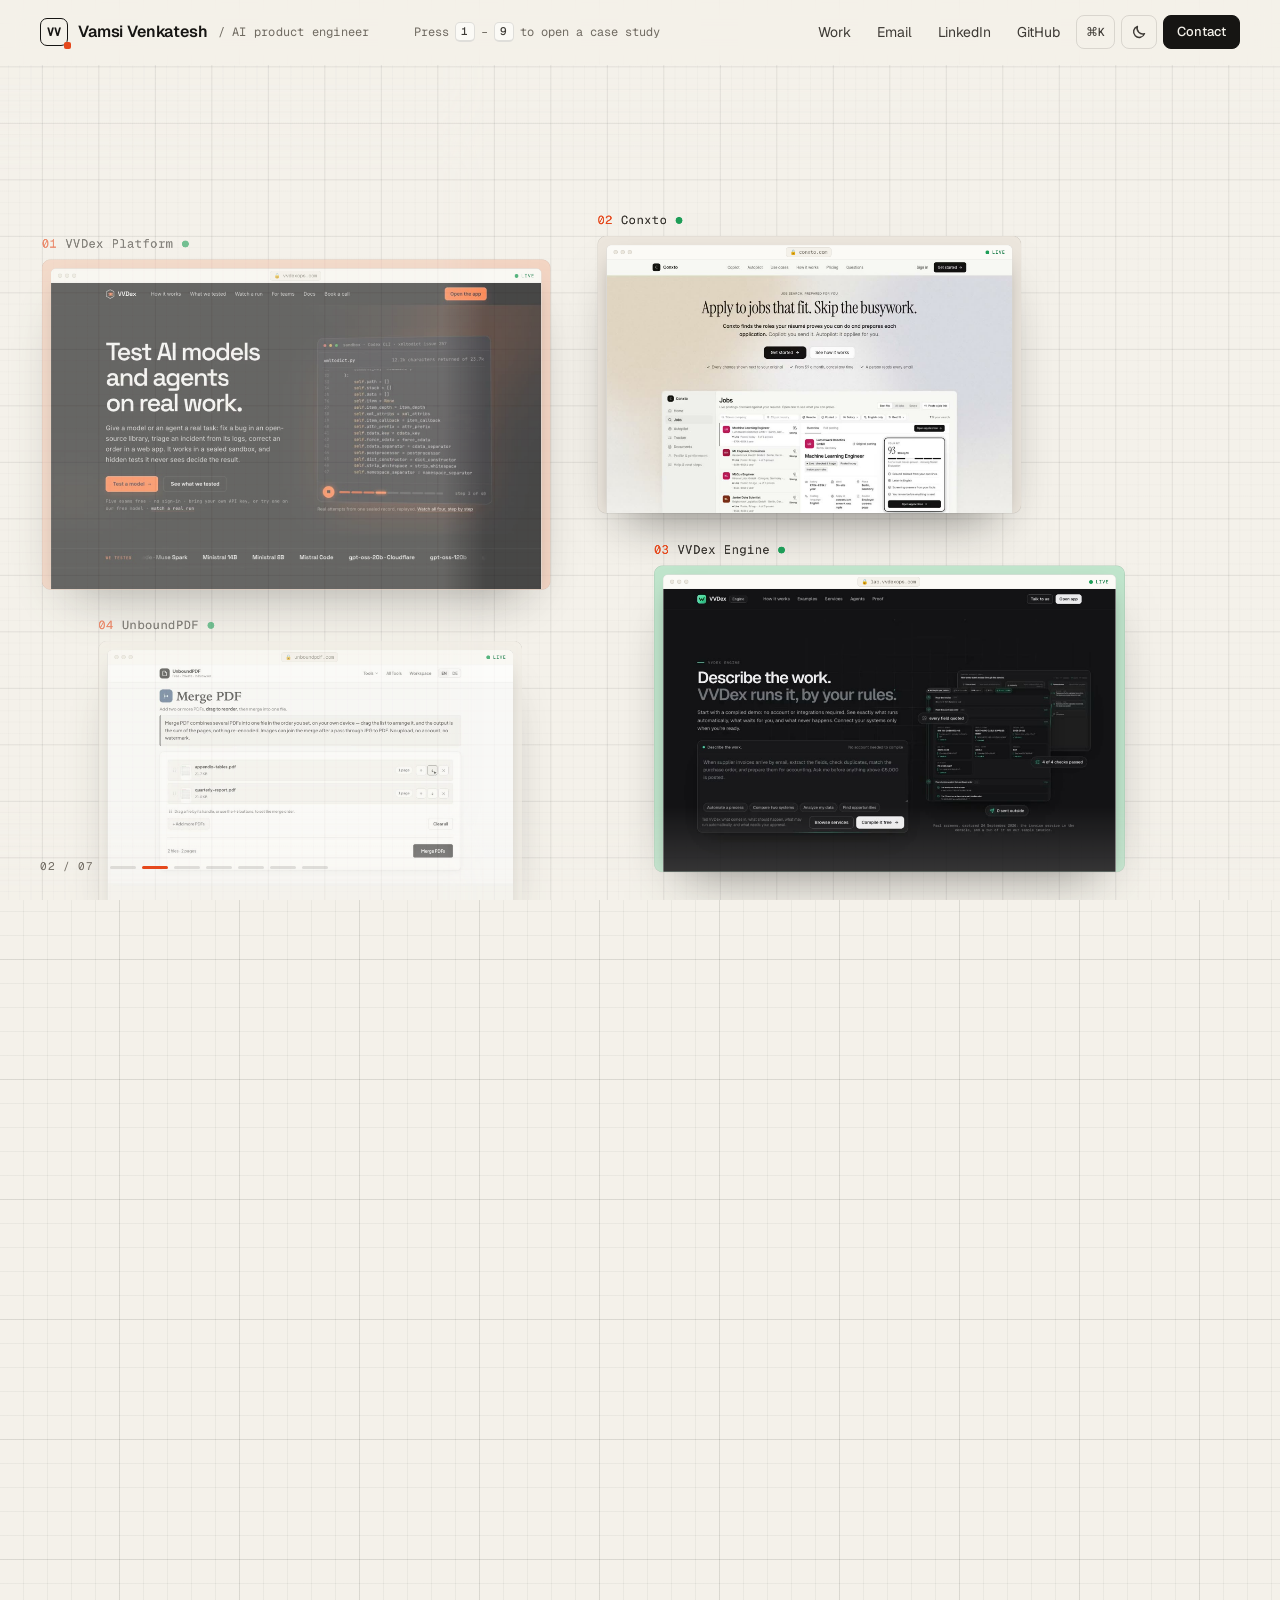
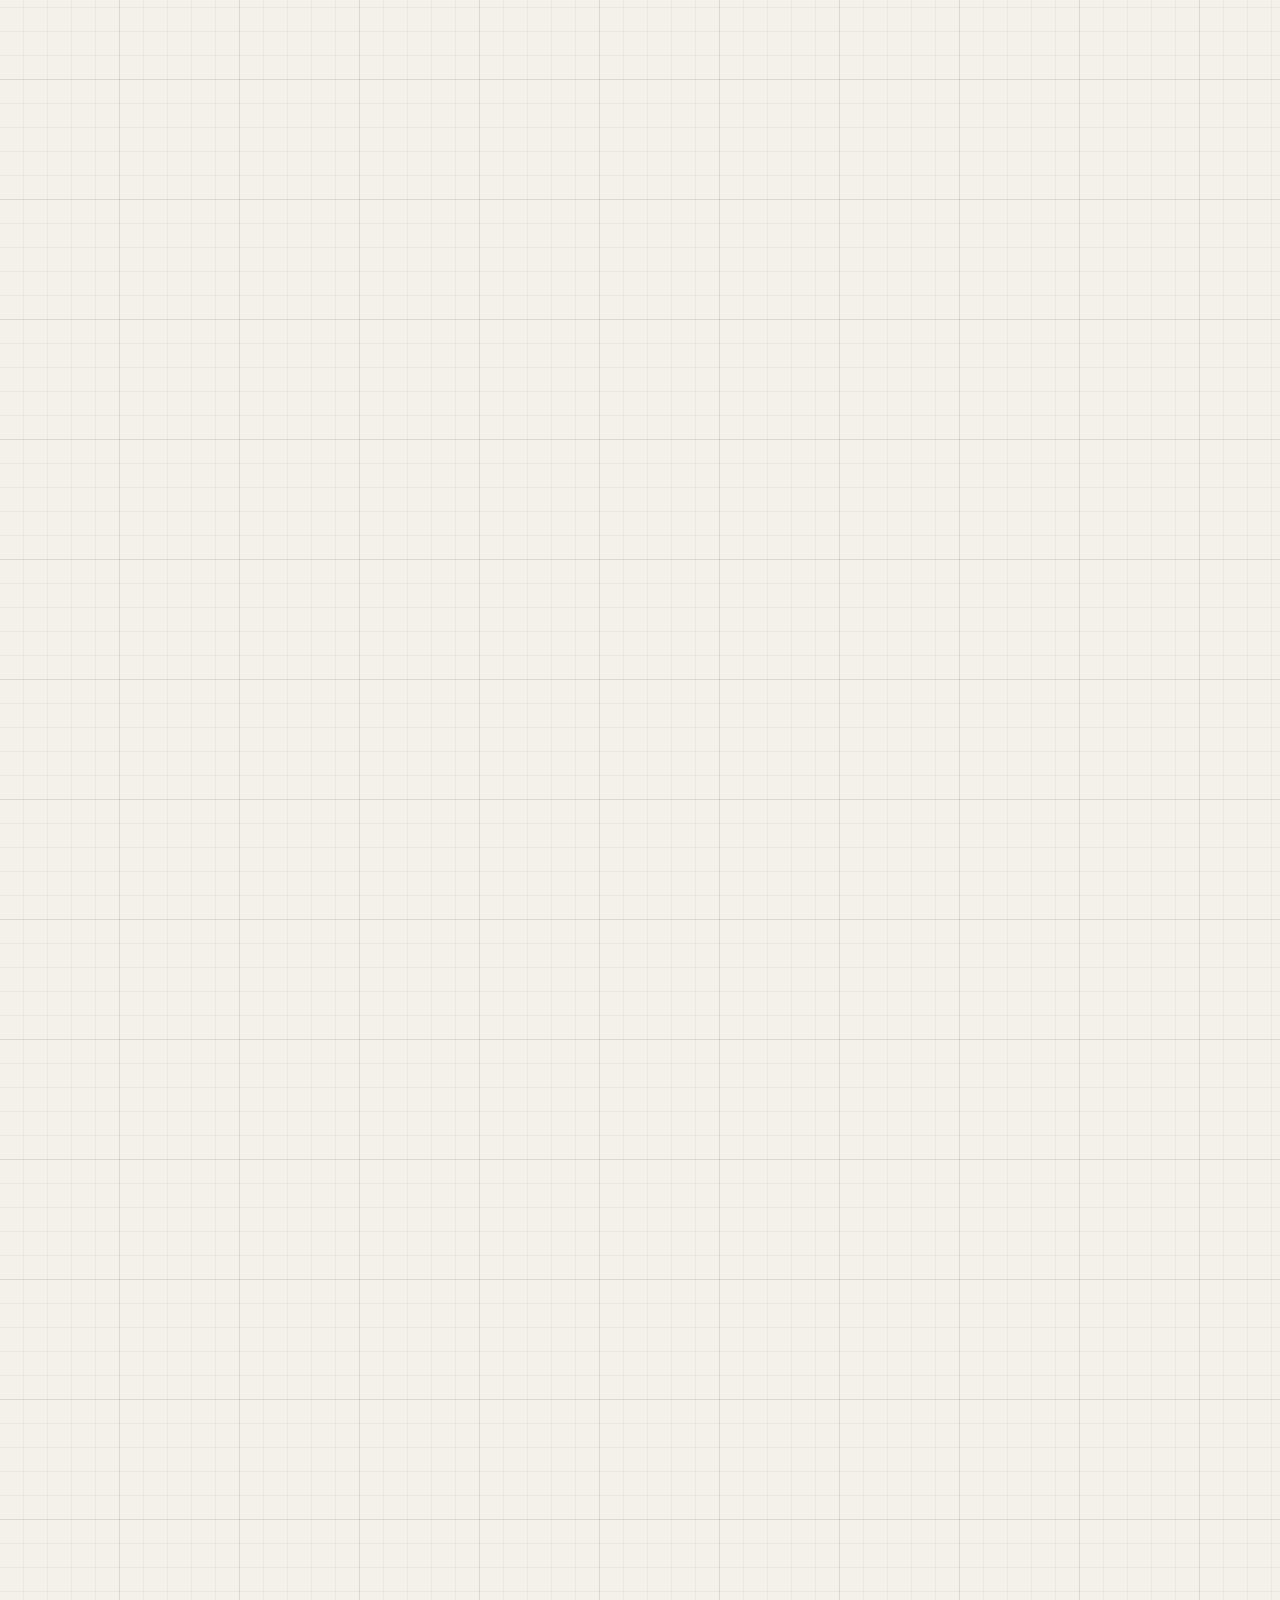
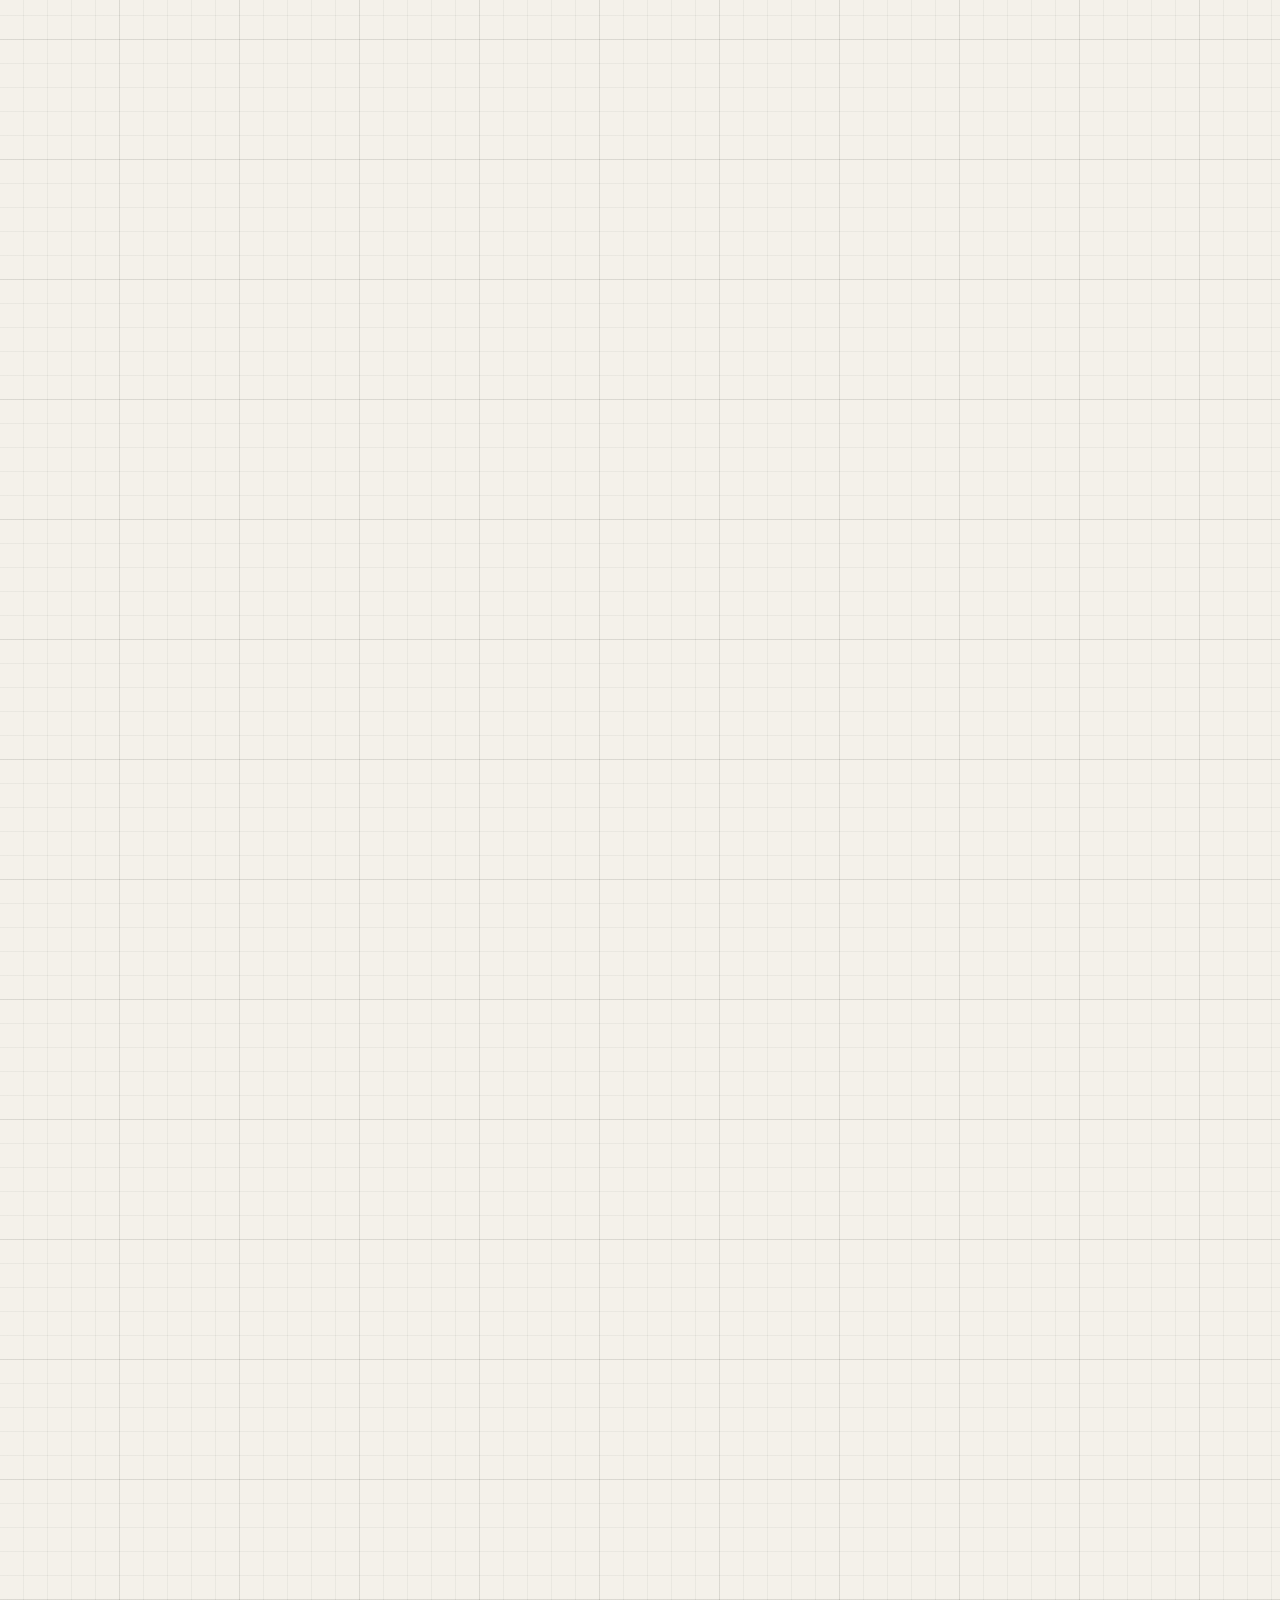
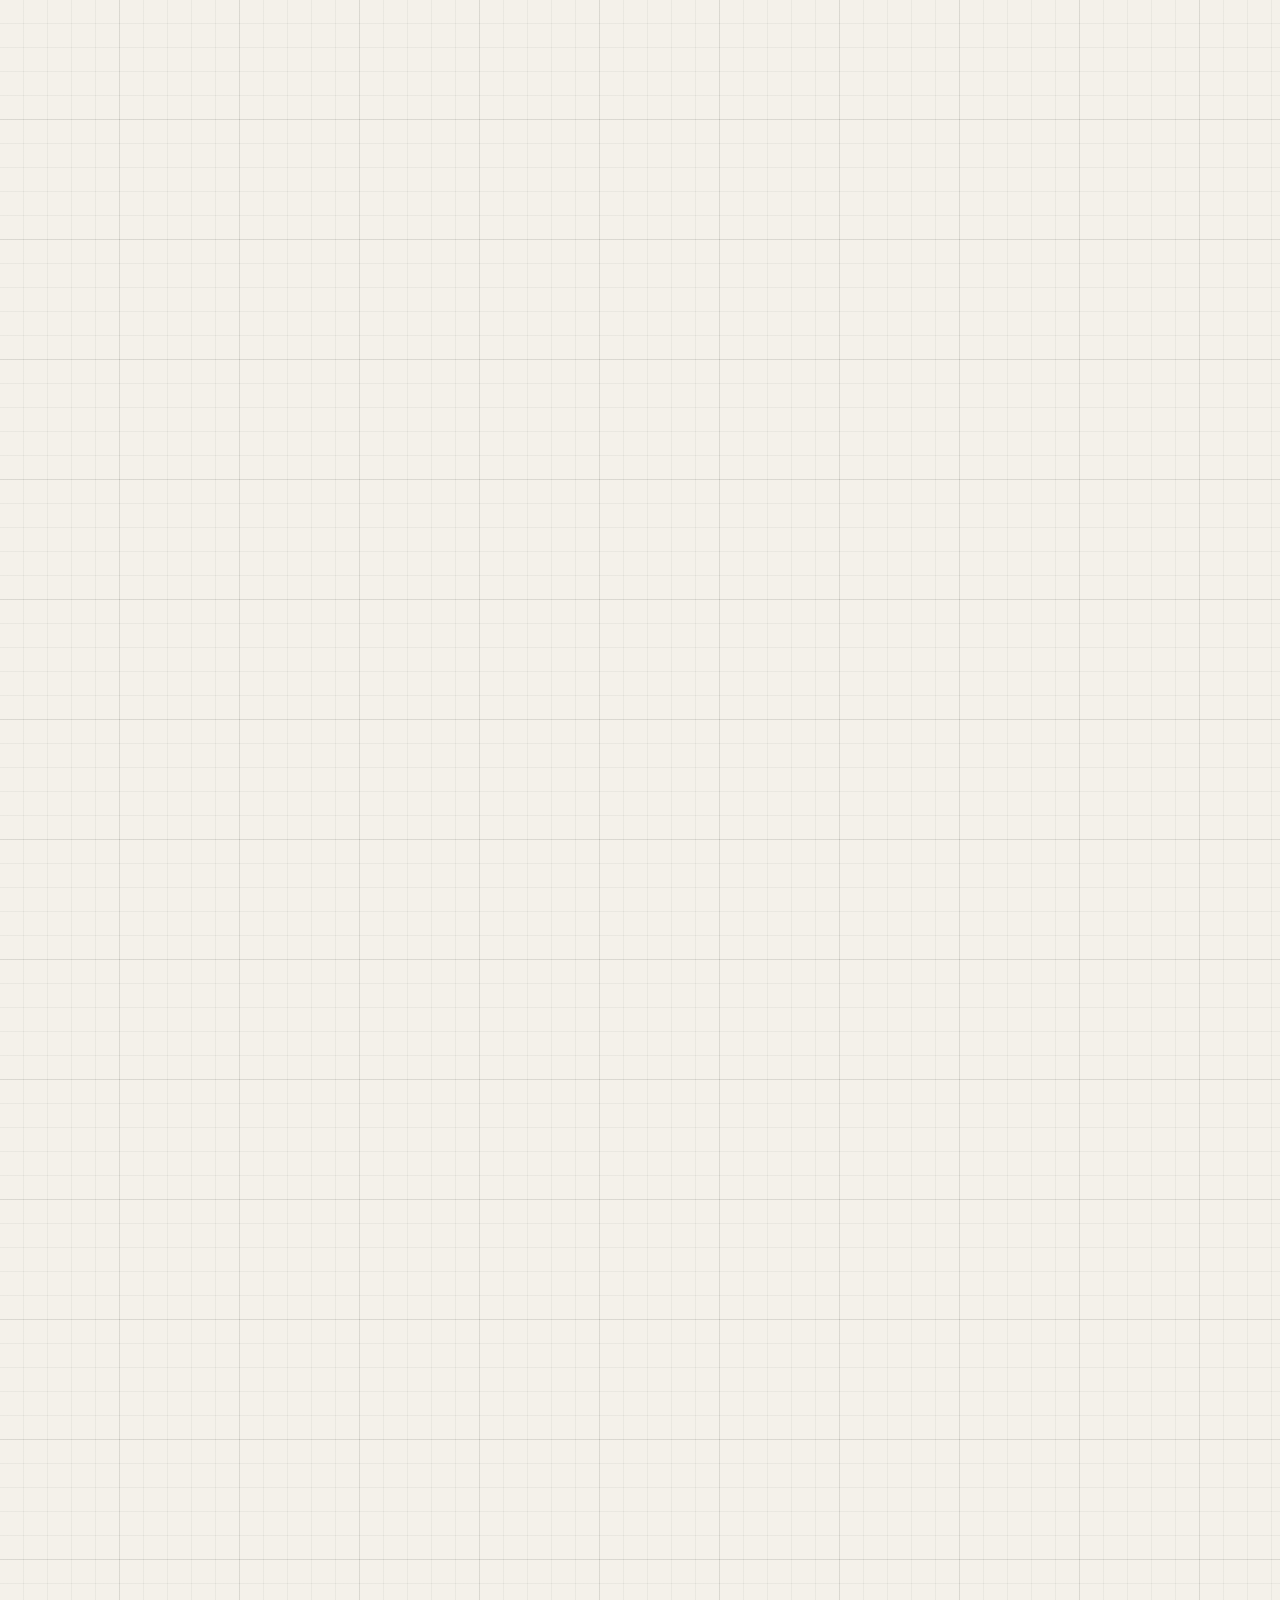
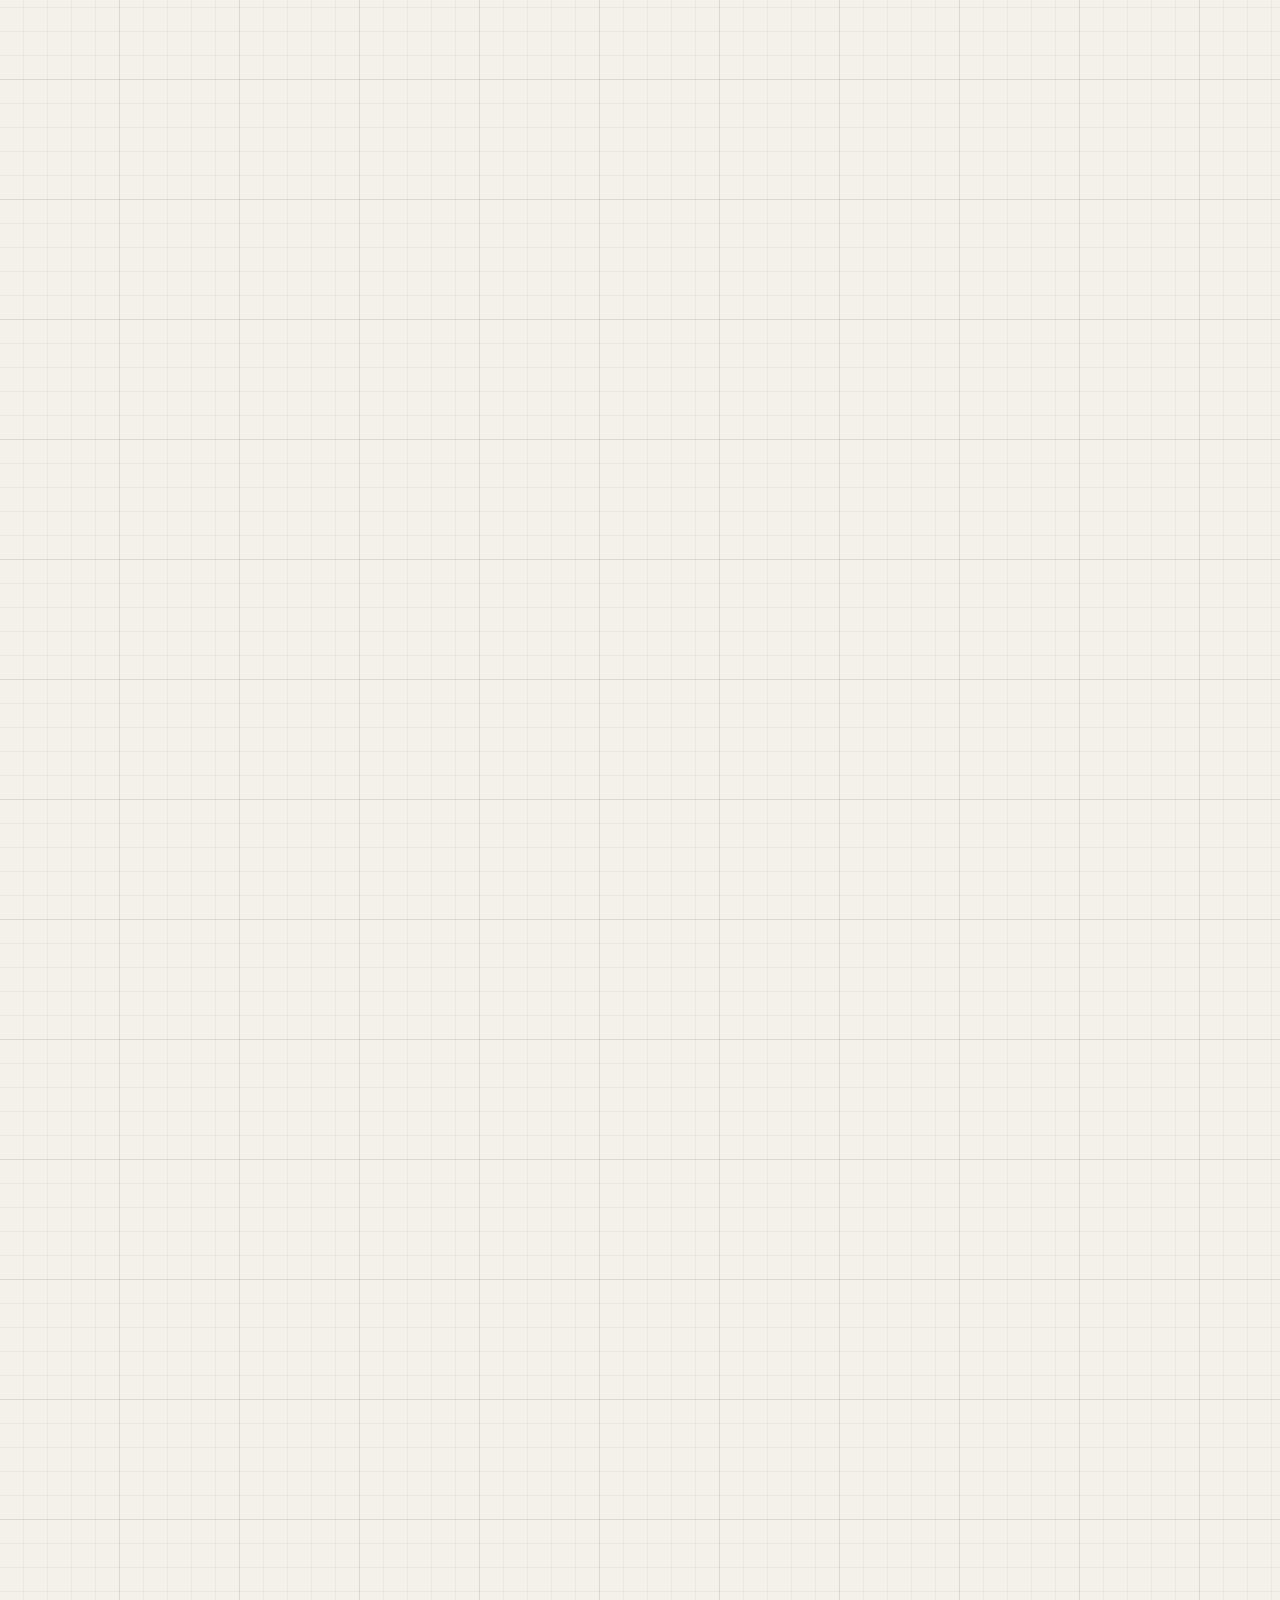
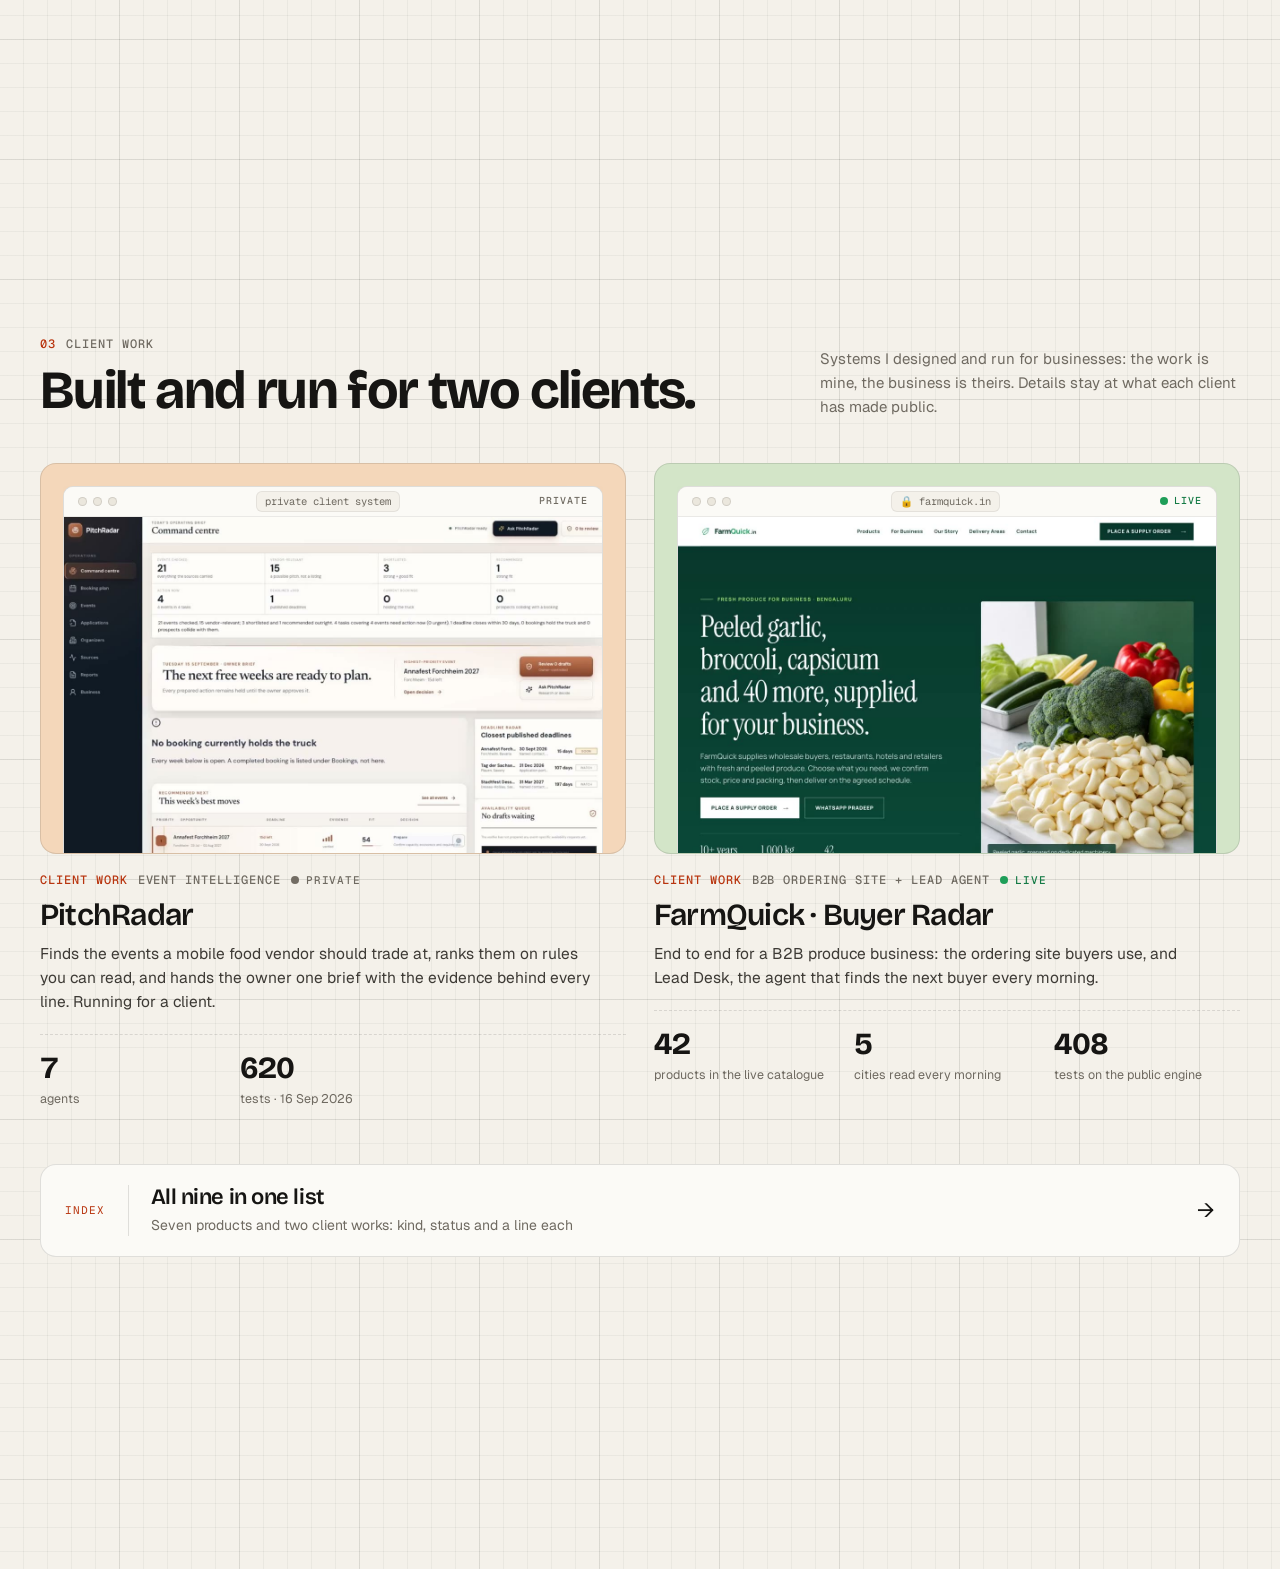
<file: sample-board/index.html>
<!doctype html>
<html lang="en">
<head>
<meta charset="utf-8">
<meta name="viewport" content="width=device-width, initial-scale=1">
<title>Vamsi Venkatesh — board sample</title>
<meta name="description" content="I design, build and run AI products end to end: the product, the agents, the servers and the tests that prove it works.">
<meta name="theme-color" content="#f4f1ea" media="(prefers-color-scheme: light)">
<meta name="theme-color" content="#121110" media="(prefers-color-scheme: dark)">
<link rel="preconnect" href="https://fonts.googleapis.com">
<link rel="preconnect" href="https://fonts.gstatic.com" crossorigin>
<link rel="stylesheet" href="https://fonts.googleapis.com/css2?family=Bricolage+Grotesque:opsz,wght@12..96,400..800&family=Geist:wght@400;500;600&family=Geist+Mono:wght@400;500&display=swap">
<link rel="stylesheet" href="../assets/site.css">
<link rel="stylesheet" href="board.css">
<script>document.documentElement.classList.add('js');try{var t=localStorage.getItem('vv-theme');if(t==='dark'||t==='light')document.documentElement.dataset.theme=t}catch(e){}</script>
</head>
<body data-page="home">
<a class="skip" href="#main">Skip to content</a>
<header class="top"><div class="wrap">
  <a class="brand" href="../" aria-label="Vamsi Venkatesh, home"><span class="mark" aria-hidden="true">VV</span><span>Vamsi Venkatesh</span><small>/ AI product engineer</small></a>
  <div class="keys" aria-hidden="true"><span>Press</span><kbd>1</kbd><span>–</span><kbd>9</kbd><span>to open a case study</span></div>
  <nav aria-label="Site">
    <a class="txt nav-work" href="../work/">Work</a>
    <a class="txt hide-m" href="mailto:vamsi@vamsivenkatesh.com">Email</a>
    <a class="txt hide-m" href="https://www.linkedin.com/in/vamsivenkatesh" rel="noopener">LinkedIn</a>
    <a class="txt hide-s" href="https://github.com/vamsi-venkatesh" rel="noopener">GitHub</a>
    <button class="ibtn cmdk-btn" type="button" data-cmdk aria-label="Open the command bar (Ctrl+K)"><span class="k-mac">⌘K</span><span class="k-oth">Ctrl K</span></button>
    <button class="ibtn theme-btn" type="button" data-theme-toggle aria-label="Switch colour theme"><svg width="16" height="16" viewBox="0 0 16 16" aria-hidden="true"><path class="i-moon" d="M13.5 9.6A5.6 5.6 0 0 1 6.4 2.5a5.6 5.6 0 1 0 7.1 7.1Z" fill="none" stroke="currentColor" stroke-width="1.4" stroke-linejoin="round"/><g class="i-sun" fill="none" stroke="currentColor" stroke-width="1.4" stroke-linecap="round"><circle cx="8" cy="8" r="3"/><path d="M8 1.2v1.6M8 13.2v1.6M1.2 8h1.6M13.2 8h1.6M3.2 3.2l1.1 1.1M11.7 11.7l1.1 1.1M3.2 12.8l1.1-1.1M11.7 4.3l1.1-1.1"/></g></svg></button>
    <a class="pill sm" href="#build">Contact</a>
  </nav>
</div></header>
<main id="main">
<section class="bd" id="work" aria-label="Introduction and products">
  <div class="bd-stage">
    <div class="bd-world">
      <figure class="bw pre" data-i="0" data-x="0" data-y="50" data-w="1080" style="--x:0;--y:50;--w:1080;--tint:color-mix(in srgb, #F2703A 30%, var(--paper))">
        <div class="bw-in">
          <div class="bw-tag"><b>01</b>VVDex Platform<i class="dot live" aria-hidden="true"></i></div>
          <div class="frame"><div class="screen"><div class="chrome" aria-hidden="true"><span class="tl"><i></i><i></i><i></i></span><span class="host">🔒 vvdexops.com</span><span class="st status live"><i class="dot live"></i>Live</span></div><div class="media"><video class="" muted loop playsinline preload="auto" autoplay poster="../media/vvdex-platform.jpg" src="../media/vvdex-platform.mp4" aria-label="VVDex Platform: real task recorded on the public site"></video></div></div></div>
          <div class="bw-sel" aria-hidden="true"><i></i><i></i><i></i><i></i><span class="bw-dim">1440 × 900</span></div>
        </div>
      </figure>
      <figure class="bw pre" data-i="1" data-x="1180" data-y="0" data-w="900" style="--x:1180;--y:0;--w:900;--tint:color-mix(in srgb, #D8CDBE 30%, var(--paper))">
        <div class="bw-in">
          <div class="bw-tag"><b>02</b>Conxto<i class="dot live" aria-hidden="true"></i></div>
          <div class="frame"><div class="screen"><div class="chrome" aria-hidden="true"><span class="tl"><i></i><i></i><i></i></span><span class="host">🔒 conxto.com</span><span class="st status live"><i class="dot live"></i>Live</span></div><div class="media"><video class="" muted loop playsinline preload="auto" autoplay poster="../media/conxto.jpg" src="../media/conxto.mp4" aria-label="Conxto: screen recording of the public site"></video></div></div></div>
          <div class="bw-sel" aria-hidden="true"><i></i><i></i><i></i><i></i><span class="bw-dim">1440 × 900</span></div>
        </div>
      </figure>
      <figure class="bw pre" data-i="2" data-x="1300" data-y="700" data-w="1000" style="--x:1300;--y:700;--w:1000;--tint:color-mix(in srgb, #45C987 30%, var(--paper))">
        <div class="bw-in">
          <div class="bw-tag"><b>03</b>VVDex Engine<i class="dot live" aria-hidden="true"></i></div>
          <div class="frame"><div class="screen"><div class="chrome" aria-hidden="true"><span class="tl"><i></i><i></i><i></i></span><span class="host">🔒 lab.vvdexops.com</span><span class="st status live"><i class="dot live"></i>Live</span></div><div class="media"><video class="" muted loop playsinline preload="auto" autoplay poster="../media/vvdex-engine.jpg" src="../media/vvdex-engine.mp4" aria-label="VVDex Engine: screen recording of the public site"></video></div></div></div>
          <div class="bw-sel" aria-hidden="true"><i></i><i></i><i></i><i></i><span class="bw-dim">1440 × 900</span></div>
        </div>
      </figure>
      <figure class="bw pre" data-i="3" data-x="120" data-y="860" data-w="900" style="--x:120;--y:860;--w:900;--tint:color-mix(in srgb, #EFEAE0 30%, var(--paper))">
        <div class="bw-in">
          <div class="bw-tag"><b>04</b>UnboundPDF<i class="dot live" aria-hidden="true"></i></div>
          <div class="frame"><div class="screen"><div class="chrome" aria-hidden="true"><span class="tl"><i></i><i></i><i></i></span><span class="host">🔒 unboundpdf.com</span><span class="st status live"><i class="dot live"></i>Live</span></div><div class="media"><video class="" muted loop playsinline preload="auto" autoplay poster="../media/unboundpdf.jpg" src="../media/unboundpdf.mp4" aria-label="UnboundPDF: real task recorded on the public site"></video></div></div></div>
          <div class="bw-sel" aria-hidden="true"><i></i><i></i><i></i><i></i><span class="bw-dim">1440 × 900</span></div>
        </div>
      </figure>
      <figure class="bw pre" data-i="4" data-x="0" data-y="1560" data-w="740" style="--x:0;--y:1560;--w:740;--tint:color-mix(in srgb, #EDE4D6 30%, var(--paper))">
        <div class="bw-in">
          <div class="bw-tag"><b>05</b>Conxfolio<i class="dot live" aria-hidden="true"></i></div>
          <div class="frame"><div class="screen"><div class="chrome" aria-hidden="true"><span class="tl"><i></i><i></i><i></i></span><span class="host">🔒 conxfolio.com</span><span class="st status live"><i class="dot live"></i>Live</span></div><div class="media"><video class="" muted loop playsinline preload="auto" autoplay poster="../media/conxfolio.jpg" src="../media/conxfolio.mp4" aria-label="Conxfolio: screen recording of the public site"></video></div></div></div>
          <div class="bw-sel" aria-hidden="true"><i></i><i></i><i></i><i></i><span class="bw-dim">1440 × 900</span></div>
        </div>
      </figure>
      <figure class="bw pre" data-i="5" data-x="840" data-y="1560" data-w="760" style="--x:840;--y:1560;--w:760;--tint:color-mix(in srgb, #8FB3E6 30%, var(--paper))">
        <div class="bw-in">
          <div class="bw-tag"><b>06</b>Forecasting<i class="dot live" aria-hidden="true"></i></div>
          <div class="frame"><div class="screen"><div class="chrome" aria-hidden="true"><span class="tl"><i></i><i></i><i></i></span><span class="host">🔒 lab.vvdexops.com/forecast</span><span class="st status live"><i class="dot live"></i>Live</span></div><div class="media"><video class="" muted loop playsinline preload="auto" autoplay poster="../media/forecasting.jpg" src="../media/forecasting.mp4" aria-label="Forecasting: screen recording of the public site"></video></div></div></div>
          <div class="bw-sel" aria-hidden="true"><i></i><i></i><i></i><i></i><span class="bw-dim">1440 × 900</span></div>
        </div>
      </figure>
      <figure class="bw pre" data-i="6" data-x="1700" data-y="1460" data-w="780" style="--x:1700;--y:1460;--w:780;--tint:color-mix(in srgb, #63D2A3 30%, var(--paper))">
        <div class="bw-in">
          <div class="bw-tag"><b>07</b>VVDex Trading<i class="dot" aria-hidden="true"></i></div>
          <div class="frame"><div class="screen"><div class="chrome" aria-hidden="true"><span class="tl"><i></i><i></i><i></i></span><span class="host">🔒 trading.vvdexops.com</span><span class="st status other">Research</span></div><div class="media"><video class="" muted loop playsinline preload="auto" autoplay poster="../media/vvdex-trading.jpg" src="../media/vvdex-trading.mp4" aria-label="VVDex Trading: screen recording of the public site"></video></div></div></div>
          <div class="bw-sel" aria-hidden="true"><i></i><i></i><i></i><i></i><span class="bw-dim">1440 × 900</span></div>
        </div>
      </figure>
    </div>
    <div class="bd-edges" aria-hidden="true"></div>
    <div class="bd-scrim" aria-hidden="true"></div>
    <div class="bd-intro"><div class="wrap"><div class="bd-copy">
      <div class="develop">
      <div class="select namebox" data-guide>
        <span class="h" data-rs="nw"></span><span class="h" data-rs="ne"></span><span class="h" data-rs="sw"></span><span class="h" data-rs="se"></span>
        <span class="tag" data-scramble="AI PRODUCT ENGINEER" aria-hidden="true">AI PRODUCT ENGINEER</span>
        <h1 class="name"><span class="sr">Vamsi Venkatesh, AI product engineer. </span><span aria-hidden="true">Vamsi Venkatesh</span></h1>
        <span class="dim" aria-hidden="true"></span>
      </div>
      <p class="lede" data-guide>I design, build and run AI products <mark>end to end</mark>: the product, the agents, the servers and the tests that prove it works.</p>
      <p class="open"><i class="dot accent" aria-hidden="true"></i>Open to work · Magdeburg, Germany · updated 5 Nov 2026</p>
      <div class="stats" data-guide><div class="stat drag" data-drag="stat-products" data-frame="stat / products"><button class="grip" type="button" aria-label="Move the products note (arrow keys)"><svg width="10" height="14" viewBox="0 0 10 14" aria-hidden="true"><g fill="currentColor"><circle cx="2.5" cy="2.5" r="1.2"/><circle cx="7.5" cy="2.5" r="1.2"/><circle cx="2.5" cy="7" r="1.2"/><circle cx="7.5" cy="7" r="1.2"/><circle cx="2.5" cy="11.5" r="1.2"/><circle cx="7.5" cy="11.5" r="1.2"/></g></svg></button><strong data-count="7">7</strong><span>products, built and run · 6 live · + 2 for clients</span></div><div class="stat drag" data-drag="stat-unboundpdf" data-frame="stat / unboundpdf"><button class="grip" type="button" aria-label="Move the unboundpdf note (arrow keys)"><svg width="10" height="14" viewBox="0 0 10 14" aria-hidden="true"><g fill="currentColor"><circle cx="2.5" cy="2.5" r="1.2"/><circle cx="7.5" cy="2.5" r="1.2"/><circle cx="2.5" cy="7" r="1.2"/><circle cx="7.5" cy="7" r="1.2"/><circle cx="2.5" cy="11.5" r="1.2"/><circle cx="7.5" cy="11.5" r="1.2"/></g></svg></button><strong data-count="54">54</strong><span>tools in UnboundPDF, all in the browser</span></div><div class="stat drag" data-drag="stat-vvdex-platform" data-frame="stat / vvdex-platform"><button class="grip" type="button" aria-label="Move the vvdex-platform note (arrow keys)"><svg width="10" height="14" viewBox="0 0 10 14" aria-hidden="true"><g fill="currentColor"><circle cx="2.5" cy="2.5" r="1.2"/><circle cx="7.5" cy="2.5" r="1.2"/><circle cx="2.5" cy="7" r="1.2"/><circle cx="7.5" cy="7" r="1.2"/><circle cx="2.5" cy="11.5" r="1.2"/><circle cx="7.5" cy="11.5" r="1.2"/></g></svg></button><strong data-count="417">417</strong><span>graded AI attempts, published</span></div></div>
      <div class="ctas"><a class="pill" href="#work">See the products ↓</a><a class="pill ghost" href="#build">What should we build?</a></div>
    </div>
    </div></div></div>
    <div class="bd-panels"><div class="wrap">
      <div class="bp" data-i="0"><div class="sc-text">
          <div class="eyebrow"><b>01 / 07</b>AI evaluation platform <span class="status live"><i class="dot live"></i>Live</span></div>
          <h3 class="sc-name">VVDex Platform</h3>
          <p class="sc-one">Test AI models and agents on real work: a real task in a sealed sandbox, hidden tests decide, and a signed receipt anyone can check.</p>
          <div class="sc-nums"><div><strong data-count="17">17</strong><span>certified exams offered: 5 open, 12 on request</span></div><div><strong data-count="417">417</strong><span>graded attempts in 15 published campaigns</span></div><div><strong data-count="21">21</strong><span>models and agents tested</span></div></div>
          <div class="sc-links"><a class="pill sm" href="../work/vvdex-platform/" data-vt="vvdex-platform">Case study →</a><a class="pill sm ghost" href="https://vvdexops.com/" rel="noopener">vvdexops.com ↗</a></div>
        </div></div>
      <div class="bp" data-i="1"><div class="sc-text">
          <div class="eyebrow"><b>02 / 07</b>AI job search <span class="status live"><i class="dot live"></i>Live</span></div>
          <h3 class="sc-name">Conxto</h3>
          <p class="sc-one">Reads live job postings against your résumé, checks every requirement and prepares the whole application. With Copilot you send; Autopilot applies inside rules you set.</p>
          <div class="sc-nums"><div><strong>5 + 2</strong><span>agents and reviewers, one memory</span></div><div><strong data-count="394928">394,928</strong><span>job postings in its own pool · 2 Nov 2026</span></div><div><strong>10.6 → 2.7 s</strong><span>app cold start, after a speed pass</span></div></div>
          <div class="sc-links"><a class="pill sm" href="../work/conxto/" data-vt="conxto">Case study →</a><a class="pill sm ghost" href="https://conxto.com/" rel="noopener">conxto.com ↗</a></div>
        </div></div>
      <div class="bp" data-i="2"><div class="sc-text">
          <div class="eyebrow"><b>03 / 07</b>AI service engine <span class="status live"><i class="dot live"></i>Live</span></div>
          <h3 class="sc-name">VVDex Engine</h3>
          <p class="sc-one">Describe the work in one paragraph and the Engine compiles it into a running service: what runs by itself, what waits for you, and what never happens.</p>
          <div class="sc-nums"><div><strong data-count="50">50</strong><span>compiled service examples</span></div><div><strong data-count="1429">1,429</strong><span>automated tests</span></div><div><strong>76 / 76</strong><span>briefs compiled into a valid process</span></div></div>
          <div class="sc-links"><a class="pill sm" href="../work/vvdex-engine/" data-vt="vvdex-engine">Case study →</a><a class="pill sm ghost" href="https://lab.vvdexops.com/" rel="noopener">lab.vvdexops.com ↗</a></div>
        </div></div>
      <div class="bp" data-i="3"><div class="sc-text">
          <div class="eyebrow"><b>04 / 07</b>Browser PDF suite <span class="status live"><i class="dot live"></i>Live</span></div>
          <h3 class="sc-name">UnboundPDF</h3>
          <p class="sc-one">Every PDF tool in the browser. The file never leaves the tab.</p>
          <div class="sc-nums"><div><strong data-count="54">54</strong><span>tools, all in the browser</span></div><div><strong data-count="0">0</strong><span>uploads</span></div><div><strong data-count="218">218</strong><span>public pages, English and German</span></div></div>
          <div class="sc-links"><a class="pill sm" href="../work/unboundpdf/" data-vt="unboundpdf">Case study →</a><a class="pill sm ghost" href="https://unboundpdf.com/" rel="noopener">unboundpdf.com ↗</a></div>
        </div></div>
      <div class="bp" data-i="4"><div class="sc-text">
          <div class="eyebrow"><b>05 / 07</b>Career suite <span class="status live"><i class="dot live"></i>Live</span></div>
          <h3 class="sc-name">Conxfolio</h3>
          <p class="sc-one">Your next move, all here: build your résumé, check how it reads, write your letter and show your work.</p>
          <div class="sc-nums"><div><strong data-count="37">37</strong><span>résumé designs, 24 ATS-clean</span></div><div><strong data-count="12">12</strong><span>cover-letter designs</span></div><div><strong data-count="22">22</strong><span>portfolio websites, free to publish</span></div></div>
          <div class="sc-links"><a class="pill sm" href="../work/conxfolio/" data-vt="conxfolio">Case study →</a><a class="pill sm ghost" href="https://conxfolio.com/" rel="noopener">conxfolio.com ↗</a></div>
        </div></div>
      <div class="bp" data-i="5"><div class="sc-text">
          <div class="eyebrow"><b>06 / 07</b>Forecasting engine <span class="status live"><i class="dot live"></i>Live</span></div>
          <h3 class="sc-name">Forecasting</h3>
          <p class="sc-one">Models race on the past, a written rule picks the winner, ranges must pass a test or are withheld, outside signals must beat chance, and a person approves before anything is issued.</p>
          <div class="sc-nums"><div><strong data-count="7">7</strong><span>models raced on every run</span></div><div><strong data-count="75884">75,884</strong><span>outside signals in the catalogue</span></div><div><strong>8.9%</strong><span>better than the baseline on the saved run</span></div></div>
          <div class="sc-links"><a class="pill sm" href="../work/forecasting/" data-vt="forecasting">Case study →</a><a class="pill sm ghost" href="https://lab.vvdexops.com/forecast/" rel="noopener">lab.vvdexops.com/forecast ↗</a></div>
        </div></div>
      <div class="bp" data-i="6"><div class="sc-text">
          <div class="eyebrow"><b>07 / 07</b>Market research <span class="status other"><i class="dot"></i>Research</span></div>
          <h3 class="sc-name">VVDex Trading</h3>
          <p class="sc-one">Live market microstructure beside a hash-chained record of every dated call. Paper only.</p>
          <div class="sc-nums"><div><strong data-count="8658">8,658</strong><span>predictions recorded since 2 Jul 2026</span></div><div><strong>0.703</strong><span>accuracy on 5,325 committed calls</span></div><div><strong>0.7178</strong><span>gate declared in advance: not cleared</span></div></div>
          <div class="sc-links"><a class="pill sm" href="../work/vvdex-trading/" data-vt="vvdex-trading">Case study →</a><a class="pill sm ghost" href="https://trading.vvdexops.com/" rel="noopener">trading.vvdexops.com ↗</a></div>
        </div></div>
    </div></div>
    <div class="bd-foot"><div class="wrap">
      <div class="bd-rail"><span class="ct mono">— / 07</span><button type="button" aria-label="Fly to VVDex Platform"></button><button type="button" aria-label="Fly to Conxto"></button><button type="button" aria-label="Fly to VVDex Engine"></button><button type="button" aria-label="Fly to UnboundPDF"></button><button type="button" aria-label="Fly to Conxfolio"></button><button type="button" aria-label="Fly to Forecasting"></button><button type="button" aria-label="Fly to VVDex Trading"></button></div>
      <span class="bd-hint mono">scroll to fly in · click a frame</span>
    </div></div>
  </div>
</section>
<section class="sec" id="clients" aria-labelledby="clients-h" style="padding-top:40px">
  <div class="wrap">
    <div class="sec-head" data-inspect><div><div class="eyebrow"><b>03</b>Client work</div><h2 id="clients-h" data-reveal><span class="sr">Built and run for two clients.</span><span class="split" aria-hidden="true"><span class="w"><span style="--i:0">Built</span></span> <span class="w"><span style="--i:1">and</span></span> <span class="w"><span style="--i:2">run</span></span> <span class="w"><span style="--i:3">for</span></span> <span class="w"><span style="--i:4">two</span></span> <span class="w"><span style="--i:5">clients.</span></span></span></h2></div><p data-reveal>Systems I designed and run for businesses: the work is mine, the business is theirs. Details stay at what each client has made public.</p></div>
    <div class="clients">
      <article class="client" data-reveal style="--tint:color-mix(in srgb, #F49A4B 30%, var(--paper));--d:0ms">
        <a class="frame-link" href="../work/pitchradar/" data-vt="pitchradar" data-pill="Case study →" aria-label="PitchRadar case study">
          <div class="frame"><div class="screen" data-wipe><div class="chrome" aria-hidden="true"><span class="tl"><i></i><i></i><i></i></span><span class="host">private client system</span><span class="st status other">Private</span></div><div class="media"><video class="" muted loop playsinline preload="metadata" autoplay poster="../media/pitchradar.jpg" src="../media/pitchradar.mp4" aria-label="PitchRadar: real product screens"></video></div></div></div>
          <span class="sel" aria-hidden="true"><i></i><i></i><i></i><i></i><b>Client · 08 pitchradar</b></span>
        </a>
        <div class="eyebrow" style="margin-top:20px"><b>Client work</b>Event intelligence <span class="status other"><i class="dot"></i>Private</span></div>
        <h3><a href="../work/pitchradar/" data-vt="pitchradar">PitchRadar</a></h3>
        <p class="one">Finds the events a mobile food vendor should trade at, ranks them on rules you can read, and hands the owner one brief with the evidence behind every line. Running for a client.</p>
        <div class="sc-nums"><div><strong data-count="7">7</strong><span>agents</span></div><div><strong data-count="620">620</strong><span>tests · 16 Sep 2026</span></div></div>
      </article>
      <article class="client" data-reveal style="--tint:color-mix(in srgb, #86C977 30%, var(--paper));--d:80ms">
        <a class="frame-link" href="../work/farmquick/" data-vt="farmquick" data-pill="Case study →" aria-label="FarmQuick · Buyer Radar case study">
          <div class="frame"><div class="screen" data-wipe><div class="chrome" aria-hidden="true"><span class="tl"><i></i><i></i><i></i></span><span class="host">🔒 farmquick.in</span><span class="st status live"><i class="dot live"></i>Live</span></div><div class="media"><video class="" muted loop playsinline preload="metadata" autoplay poster="../media/farmquick.jpg" src="../media/farmquick.mp4" aria-label="FarmQuick · Buyer Radar: screen recording of the public site"></video></div></div></div>
          <span class="sel" aria-hidden="true"><i></i><i></i><i></i><i></i><b>Client · 09 farmquick</b></span>
        </a>
        <div class="eyebrow" style="margin-top:20px"><b>Client work</b>B2B ordering site + lead agent <span class="status live"><i class="dot live"></i>Live</span></div>
        <h3><a href="../work/farmquick/" data-vt="farmquick">FarmQuick · Buyer Radar</a></h3>
        <p class="one">End to end for a B2B produce business: the ordering site buyers use, and Lead Desk, the agent that finds the next buyer every morning.</p>
        <div class="sc-nums"><div><strong data-count="42">42</strong><span>products in the live catalogue</span></div><div><strong data-count="5">5</strong><span>cities read every morning</span></div><div><strong data-count="408">408</strong><span>tests on the public engine</span></div></div>
      </article>
    </div>
    <a class="allwork" href="../work/"><span class="mono">Index</span><b>All nine in one list</b><em>Seven products and two client works: kind, status and a line each</em><i aria-hidden="true">→</i></a>
  </div>
</section>
<div style="height:24vh"></div>
</main>
<script src="board.js"></script>
</body>
</html>
</file>
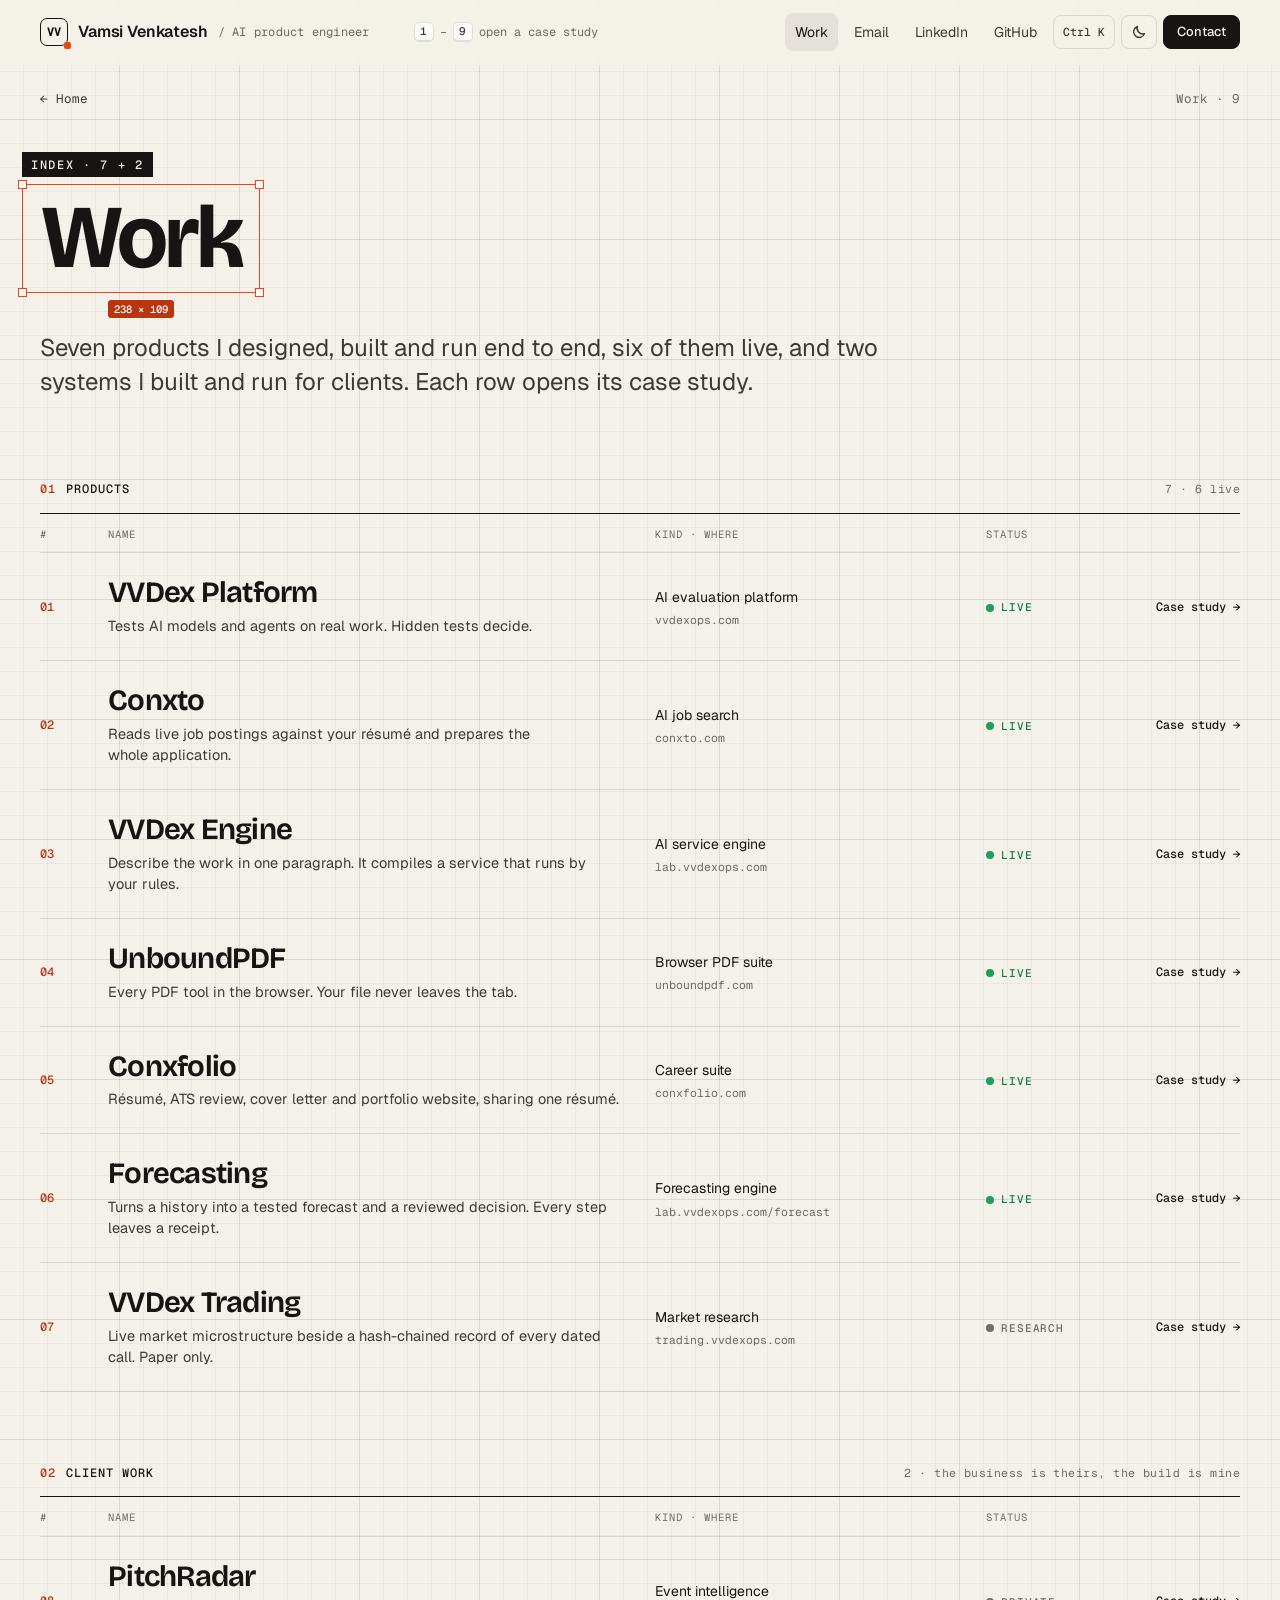
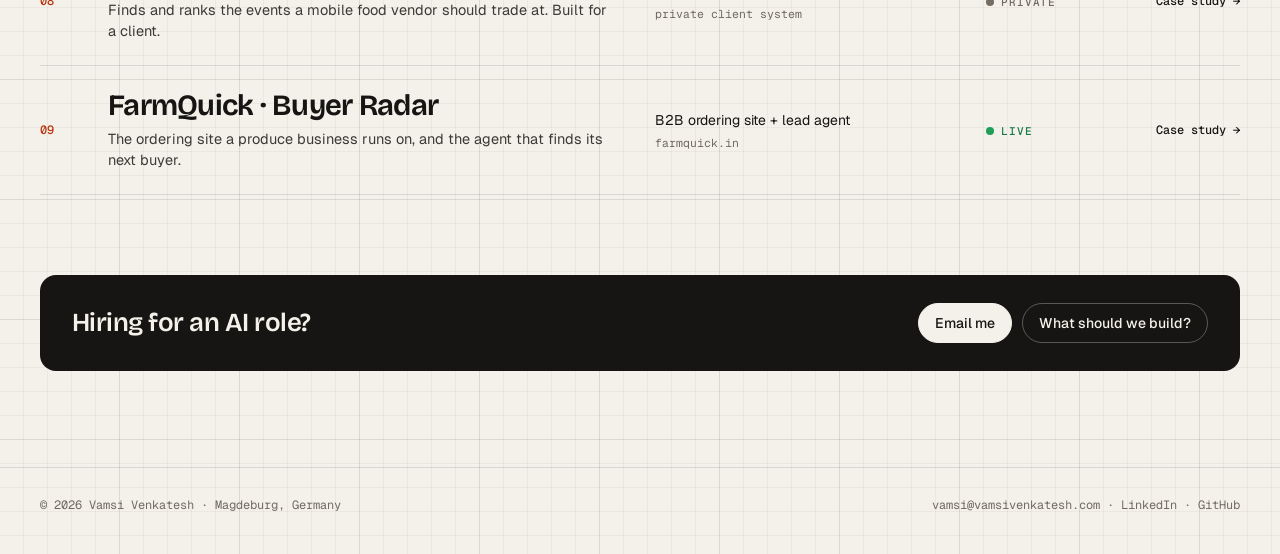
<file: work/index.html>
<!doctype html>
<html lang="en">
<head>
<meta charset="utf-8">
<meta name="viewport" content="width=device-width, initial-scale=1">
<title>Work — Vamsi Venkatesh</title>
<meta name="description" content="Seven products and two client works by Vamsi Venkatesh, AI product engineer.">
<meta name="theme-color" content="#f4f1ea" media="(prefers-color-scheme: light)">
<meta name="theme-color" content="#121110" media="(prefers-color-scheme: dark)">
<link rel="preconnect" href="https://fonts.googleapis.com">
<link rel="preconnect" href="https://fonts.gstatic.com" crossorigin>
<link rel="stylesheet" href="https://fonts.googleapis.com/css2?family=Bricolage+Grotesque:opsz,wght@12..96,400..800&family=Geist:wght@400;500;600&family=Geist+Mono:wght@400;500&display=swap">
<link rel="stylesheet" href="../assets/site.css">
<script>document.documentElement.classList.add('js');try{var t=localStorage.getItem('vv-theme');if(t==='dark'||t==='light')document.documentElement.dataset.theme=t}catch(e){}</script>
</head>
<body data-page="index">
<a class="skip" href="#main">Skip to content</a>
<header class="top"><div class="wrap">
  <a class="brand" href="../" aria-label="Vamsi Venkatesh, home"><span class="mark" aria-hidden="true">VV</span><span>Vamsi Venkatesh</span><small>/ AI product engineer</small></a>
  <div class="keys" aria-hidden="true"><kbd>1</kbd><span>–</span><kbd>9</kbd><span>open a case study</span></div>
  <nav aria-label="Site">
    <a class="txt nav-work on" href="../work/" aria-current="page">Work</a>
    <a class="txt hide-m" href="mailto:vamsi@vamsivenkatesh.com">Email</a>
    <a class="txt hide-m" href="https://www.linkedin.com/in/vamsivenkatesh" rel="noopener">LinkedIn</a>
    <a class="txt hide-s" href="https://github.com/vamsi-venkatesh" rel="noopener">GitHub</a>
    <button class="ibtn cmdk-btn" type="button" data-cmdk aria-label="Open the command bar (Ctrl+K)"><span class="k-mac">⌘K</span><span class="k-oth">Ctrl K</span></button>
    <button class="ibtn theme-btn" type="button" data-theme-toggle aria-label="Switch colour theme"><svg width="16" height="16" viewBox="0 0 16 16" aria-hidden="true"><path class="i-moon" d="M13.5 9.6A5.6 5.6 0 0 1 6.4 2.5a5.6 5.6 0 1 0 7.1 7.1Z" fill="none" stroke="currentColor" stroke-width="1.4" stroke-linejoin="round"/><g class="i-sun" fill="none" stroke="currentColor" stroke-width="1.4" stroke-linecap="round"><circle cx="8" cy="8" r="3"/><path d="M8 1.2v1.6M8 13.2v1.6M1.2 8h1.6M13.2 8h1.6M3.2 3.2l1.1 1.1M11.7 11.7l1.1 1.1M3.2 12.8l1.1-1.1M11.7 4.3l1.1-1.1"/></g></svg></button>
    <a class="pill sm" href="../#build">Contact</a>
  </nav>
</div></header>
<main id="main"><div class="wrap work-index">
  <nav class="crumbs" aria-label="Breadcrumb"><a href="../">← Home</a><span>Work · 9</span></nav>
  <header class="case-top">
    <div class="select"><span class="h"></span><span class="h"></span><span class="h"></span><span class="h"></span><span class="tag">INDEX · 7 + 2</span><h1 class="title">Work</h1><span class="dim" aria-hidden="true"></span></div>
    <p class="outcome">Seven products I designed, built and run end to end, six of them live, and two systems I built and run for clients. Each row opens its case study.</p>
  </header>
    <section class="wi-group" aria-labelledby="wi-p">
      <div class="wi-head"><div class="eyebrow"><b>01</b><span id="wi-p">Products</span></div><span class="mono">7 · 6 live</span></div>
      <div class="wi-cols mono" aria-hidden="true"><span>#</span><span>Name</span><span>Kind · where</span><span>Status</span><span></span></div>
      <ol class="wi-list">
        <li data-reveal style="--d:0ms"><a class="wi-row" href="vvdex-platform/" style="--tint:color-mix(in srgb, #F2703A 30%, var(--paper))">
          <span class="wi-n">01</span>
          <span class="wi-name"><b>VVDex Platform</b><em>Tests AI models and agents on real work. Hidden tests decide.</em></span>
          <span class="wi-kind"><span>AI evaluation platform</span><small>vvdexops.com</small></span>
          <span class="wi-st"><span class="status live"><i class="dot live"></i>Live</span></span>
          <span class="wi-go">Case study <i aria-hidden="true">→</i></span>
        </a></li>
        <li data-reveal style="--d:40ms"><a class="wi-row" href="conxto/" style="--tint:color-mix(in srgb, #D8CDBE 30%, var(--paper))">
          <span class="wi-n">02</span>
          <span class="wi-name"><b>Conxto</b><em>Reads live job postings against your résumé and prepares the whole application.</em></span>
          <span class="wi-kind"><span>AI job search</span><small>conxto.com</small></span>
          <span class="wi-st"><span class="status live"><i class="dot live"></i>Live</span></span>
          <span class="wi-go">Case study <i aria-hidden="true">→</i></span>
        </a></li>
        <li data-reveal style="--d:80ms"><a class="wi-row" href="vvdex-engine/" style="--tint:color-mix(in srgb, #45C987 30%, var(--paper))">
          <span class="wi-n">03</span>
          <span class="wi-name"><b>VVDex Engine</b><em>Describe the work in one paragraph. It compiles a service that runs by your rules.</em></span>
          <span class="wi-kind"><span>AI service engine</span><small>lab.vvdexops.com</small></span>
          <span class="wi-st"><span class="status live"><i class="dot live"></i>Live</span></span>
          <span class="wi-go">Case study <i aria-hidden="true">→</i></span>
        </a></li>
        <li data-reveal style="--d:120ms"><a class="wi-row" href="unboundpdf/" style="--tint:color-mix(in srgb, #EFEAE0 30%, var(--paper))">
          <span class="wi-n">04</span>
          <span class="wi-name"><b>UnboundPDF</b><em>Every PDF tool in the browser. Your file never leaves the tab.</em></span>
          <span class="wi-kind"><span>Browser PDF suite</span><small>unboundpdf.com</small></span>
          <span class="wi-st"><span class="status live"><i class="dot live"></i>Live</span></span>
          <span class="wi-go">Case study <i aria-hidden="true">→</i></span>
        </a></li>
        <li data-reveal style="--d:160ms"><a class="wi-row" href="conxfolio/" style="--tint:color-mix(in srgb, #EDE4D6 30%, var(--paper))">
          <span class="wi-n">05</span>
          <span class="wi-name"><b>Conxfolio</b><em>Résumé, ATS review, cover letter and portfolio website, sharing one résumé.</em></span>
          <span class="wi-kind"><span>Career suite</span><small>conxfolio.com</small></span>
          <span class="wi-st"><span class="status live"><i class="dot live"></i>Live</span></span>
          <span class="wi-go">Case study <i aria-hidden="true">→</i></span>
        </a></li>
        <li data-reveal style="--d:200ms"><a class="wi-row" href="forecasting/" style="--tint:color-mix(in srgb, #8FB3E6 30%, var(--paper))">
          <span class="wi-n">06</span>
          <span class="wi-name"><b>Forecasting</b><em>Turns a history into a tested forecast and a reviewed decision. Every step leaves a receipt.</em></span>
          <span class="wi-kind"><span>Forecasting engine</span><small>lab.vvdexops.com/forecast</small></span>
          <span class="wi-st"><span class="status live"><i class="dot live"></i>Live</span></span>
          <span class="wi-go">Case study <i aria-hidden="true">→</i></span>
        </a></li>
        <li data-reveal style="--d:240ms"><a class="wi-row" href="vvdex-trading/" style="--tint:color-mix(in srgb, #63D2A3 30%, var(--paper))">
          <span class="wi-n">07</span>
          <span class="wi-name"><b>VVDex Trading</b><em>Live market microstructure beside a hash-chained record of every dated call. Paper only.</em></span>
          <span class="wi-kind"><span>Market research</span><small>trading.vvdexops.com</small></span>
          <span class="wi-st"><span class="status other"><i class="dot"></i>Research</span></span>
          <span class="wi-go">Case study <i aria-hidden="true">→</i></span>
        </a></li>
      </ol>
    </section>
    <section class="wi-group" aria-labelledby="wi-c">
      <div class="wi-head"><div class="eyebrow"><b>02</b><span id="wi-c">Client work</span></div><span class="mono">2 · the business is theirs, the build is mine</span></div>
      <div class="wi-cols mono" aria-hidden="true"><span>#</span><span>Name</span><span>Kind · where</span><span>Status</span><span></span></div>
      <ol class="wi-list">
        <li data-reveal style="--d:0ms"><a class="wi-row" href="pitchradar/" style="--tint:color-mix(in srgb, #F49A4B 30%, var(--paper))">
          <span class="wi-n">08</span>
          <span class="wi-name"><b>PitchRadar</b><em>Finds and ranks the events a mobile food vendor should trade at. Built for a client.</em></span>
          <span class="wi-kind"><span>Event intelligence</span><small>private client system</small></span>
          <span class="wi-st"><span class="status other"><i class="dot"></i>Private</span></span>
          <span class="wi-go">Case study <i aria-hidden="true">→</i></span>
        </a></li>
        <li data-reveal style="--d:40ms"><a class="wi-row" href="farmquick/" style="--tint:color-mix(in srgb, #86C977 30%, var(--paper))">
          <span class="wi-n">09</span>
          <span class="wi-name"><b>FarmQuick · Buyer Radar</b><em>The ordering site a produce business runs on, and the agent that finds its next buyer.</em></span>
          <span class="wi-kind"><span>B2B ordering site + lead agent</span><small>farmquick.in</small></span>
          <span class="wi-st"><span class="status live"><i class="dot live"></i>Live</span></span>
          <span class="wi-go">Case study <i aria-hidden="true">→</i></span>
        </a></li>
      </ol>
    </section>
  <div class="cta-strip"><h3>Hiring for an AI role?</h3><div class="ctas"><a class="pill" href="mailto:vamsi@vamsivenkatesh.com">Email me</a><a class="pill ghost" href="../#build">What should we build?</a></div></div>
</div></main>
<script type="application/json" id="routes">{"cases":["vvdex-platform/","conxto/","vvdex-engine/","unboundpdf/","conxfolio/","forecasting/","vvdex-trading/","pitchradar/","farmquick/"],"home":"../"}</script>
<footer class="foot"><div class="wrap">
  <span>© 2026 Vamsi Venkatesh · Magdeburg, Germany</span>
  <span><a href="mailto:vamsi@vamsivenkatesh.com">vamsi@vamsivenkatesh.com</a> · <a href="https://www.linkedin.com/in/vamsivenkatesh" rel="noopener">LinkedIn</a> · <a href="https://github.com/vamsi-venkatesh" rel="noopener">GitHub</a></span>
</div></footer>
<div class="cmdk" id="cmdk" hidden role="dialog" aria-modal="true" aria-label="Command bar">
  <div class="cmdk-box">
    <div class="cmdk-in"><span class="mono" aria-hidden="true">›</span><input id="cmdk-q" type="text" placeholder="Jump to a product, a section, email…" autocomplete="off" spellcheck="false" role="combobox" aria-expanded="true" aria-controls="cmdk-list" aria-autocomplete="list"><kbd>Esc</kbd></div>
    <ul id="cmdk-list" role="listbox"></ul>
    <div class="cmdk-foot mono"><span><kbd>↑</kbd><kbd>↓</kbd> move</span><span><kbd>↵</kbd> open</span></div>
  </div>
</div>
<script type="application/json" id="cmdk-data">{"base":"../","items":[{"g":"Products","t":"VVDex Platform","s":"AI evaluation platform · Live","h":"../work/vvdex-platform/","k":"1"},{"g":"Products","t":"Conxto","s":"AI job search · Live","h":"../work/conxto/","k":"2"},{"g":"Products","t":"VVDex Engine","s":"AI service engine · Live","h":"../work/vvdex-engine/","k":"3"},{"g":"Products","t":"UnboundPDF","s":"Browser PDF suite · Live","h":"../work/unboundpdf/","k":"4"},{"g":"Products","t":"Conxfolio","s":"Career suite · Live","h":"../work/conxfolio/","k":"5"},{"g":"Products","t":"Forecasting","s":"Forecasting engine · Live","h":"../work/forecasting/","k":"6"},{"g":"Products","t":"VVDex Trading","s":"Market research · Research","h":"../work/vvdex-trading/","k":"7"},{"g":"Client work","t":"PitchRadar","s":"Event intelligence · client · Private","h":"../work/pitchradar/","k":"8"},{"g":"Client work","t":"FarmQuick · Buyer Radar","s":"B2B ordering site + lead agent · client · Live","h":"../work/farmquick/","k":"9"},{"g":"Sections","t":"Work index","s":"All 9: 7 products + 2 client works","h":"../work/"},{"g":"Sections","t":"Products, one by one","s":"Home","h":"../#work"},{"g":"Sections","t":"Client work","s":"Home","h":"../#clients"},{"g":"Sections","t":"End to end board","s":"Home","h":"../#main"},{"g":"Sections","t":"How I build","s":"Home","h":"../#how"},{"g":"Sections","t":"Proof of shipping","s":"Home","h":"../#proof"},{"g":"Sections","t":"Recently shipped","s":"Home","h":"../#shipped"},{"g":"Sections","t":"What should we build?","s":"Home","h":"../#build"},{"g":"Sections","t":"Contact","s":"Home","h":"../#contact"},{"g":"Contact","t":"Email Vamsi","s":"vamsi@vamsivenkatesh.com","h":"mailto:vamsi@vamsivenkatesh.com"},{"g":"Contact","t":"LinkedIn","s":"linkedin.com/in/vamsivenkatesh","h":"https://www.linkedin.com/in/vamsivenkatesh","ext":1},{"g":"Contact","t":"GitHub","s":"github.com/vamsi-venkatesh","h":"https://github.com/vamsi-venkatesh","ext":1},{"g":"Board","t":"Switch dark / light","s":"Theme","act":"theme"},{"g":"Board","t":"Reset the board","s":"Put every note back","act":"reset"}]}</script>
<script src="../assets/site.js" defer></script>
</body></html>
</file>
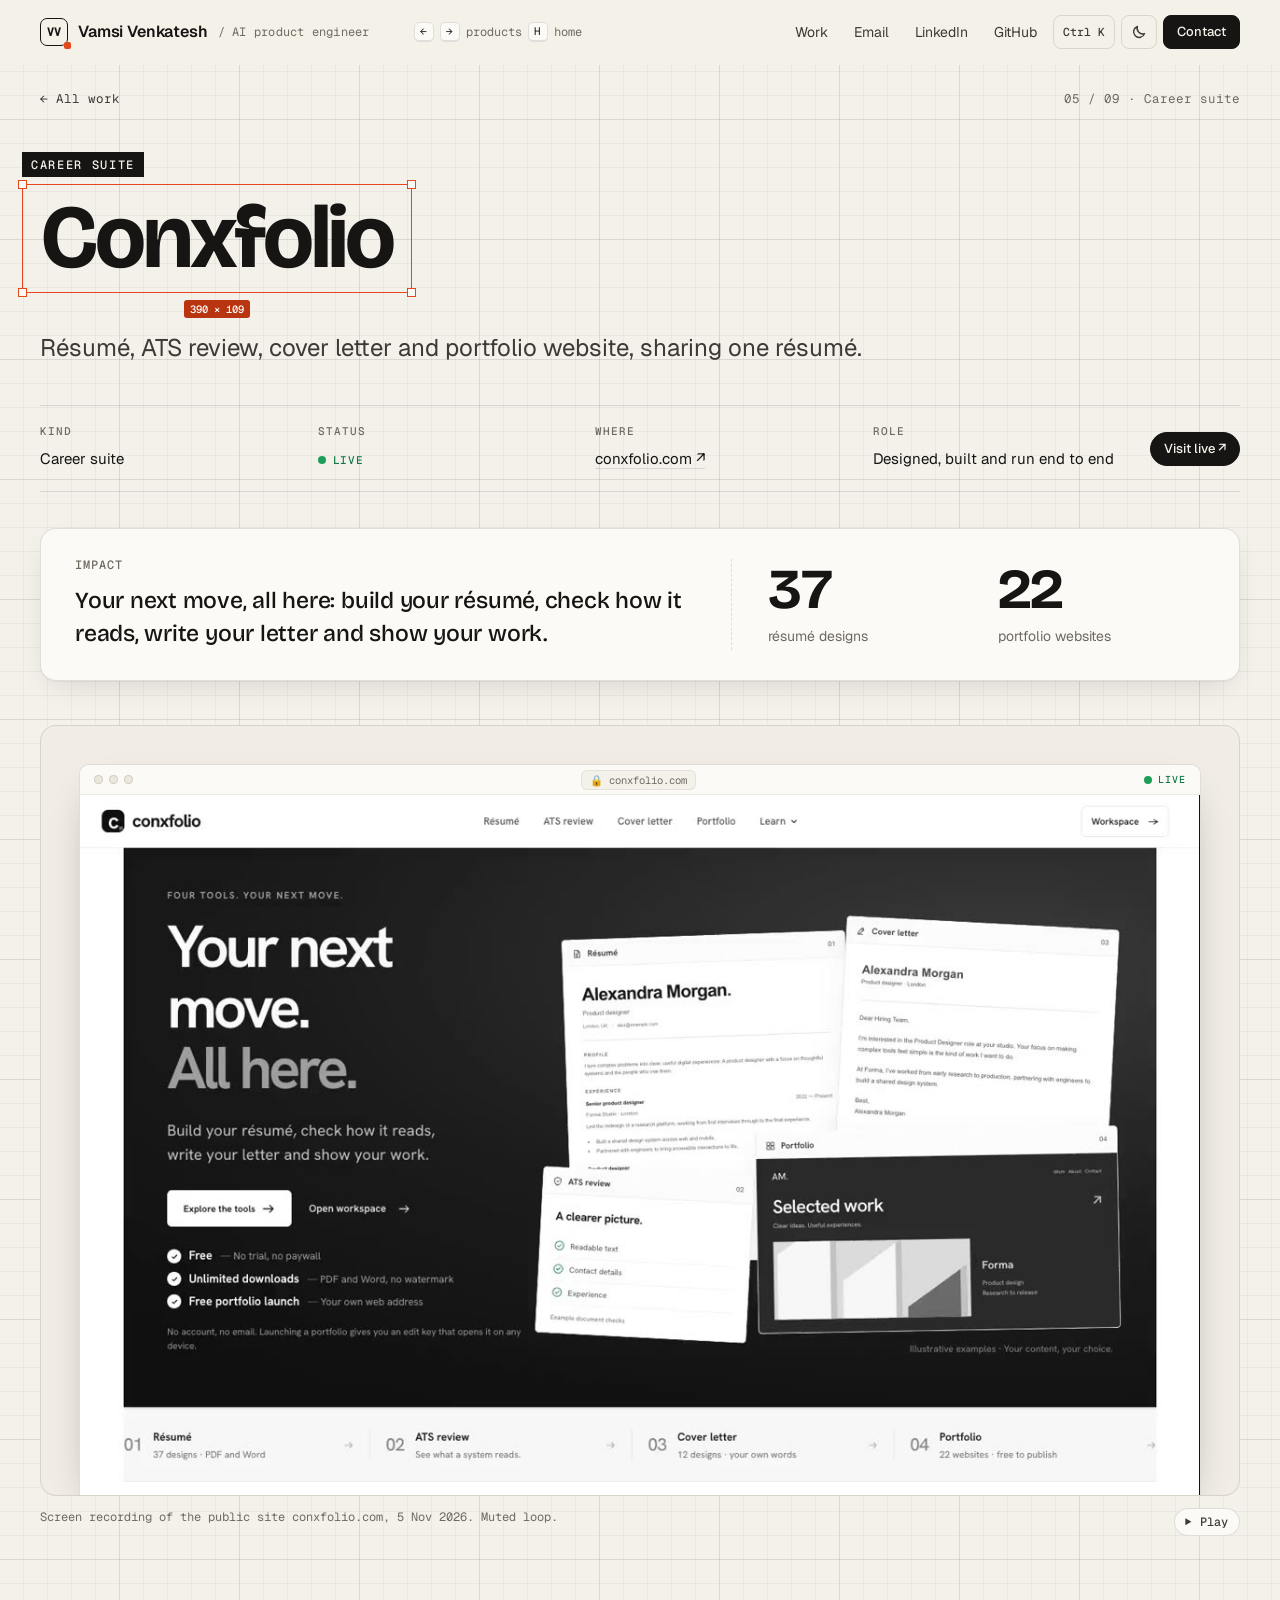
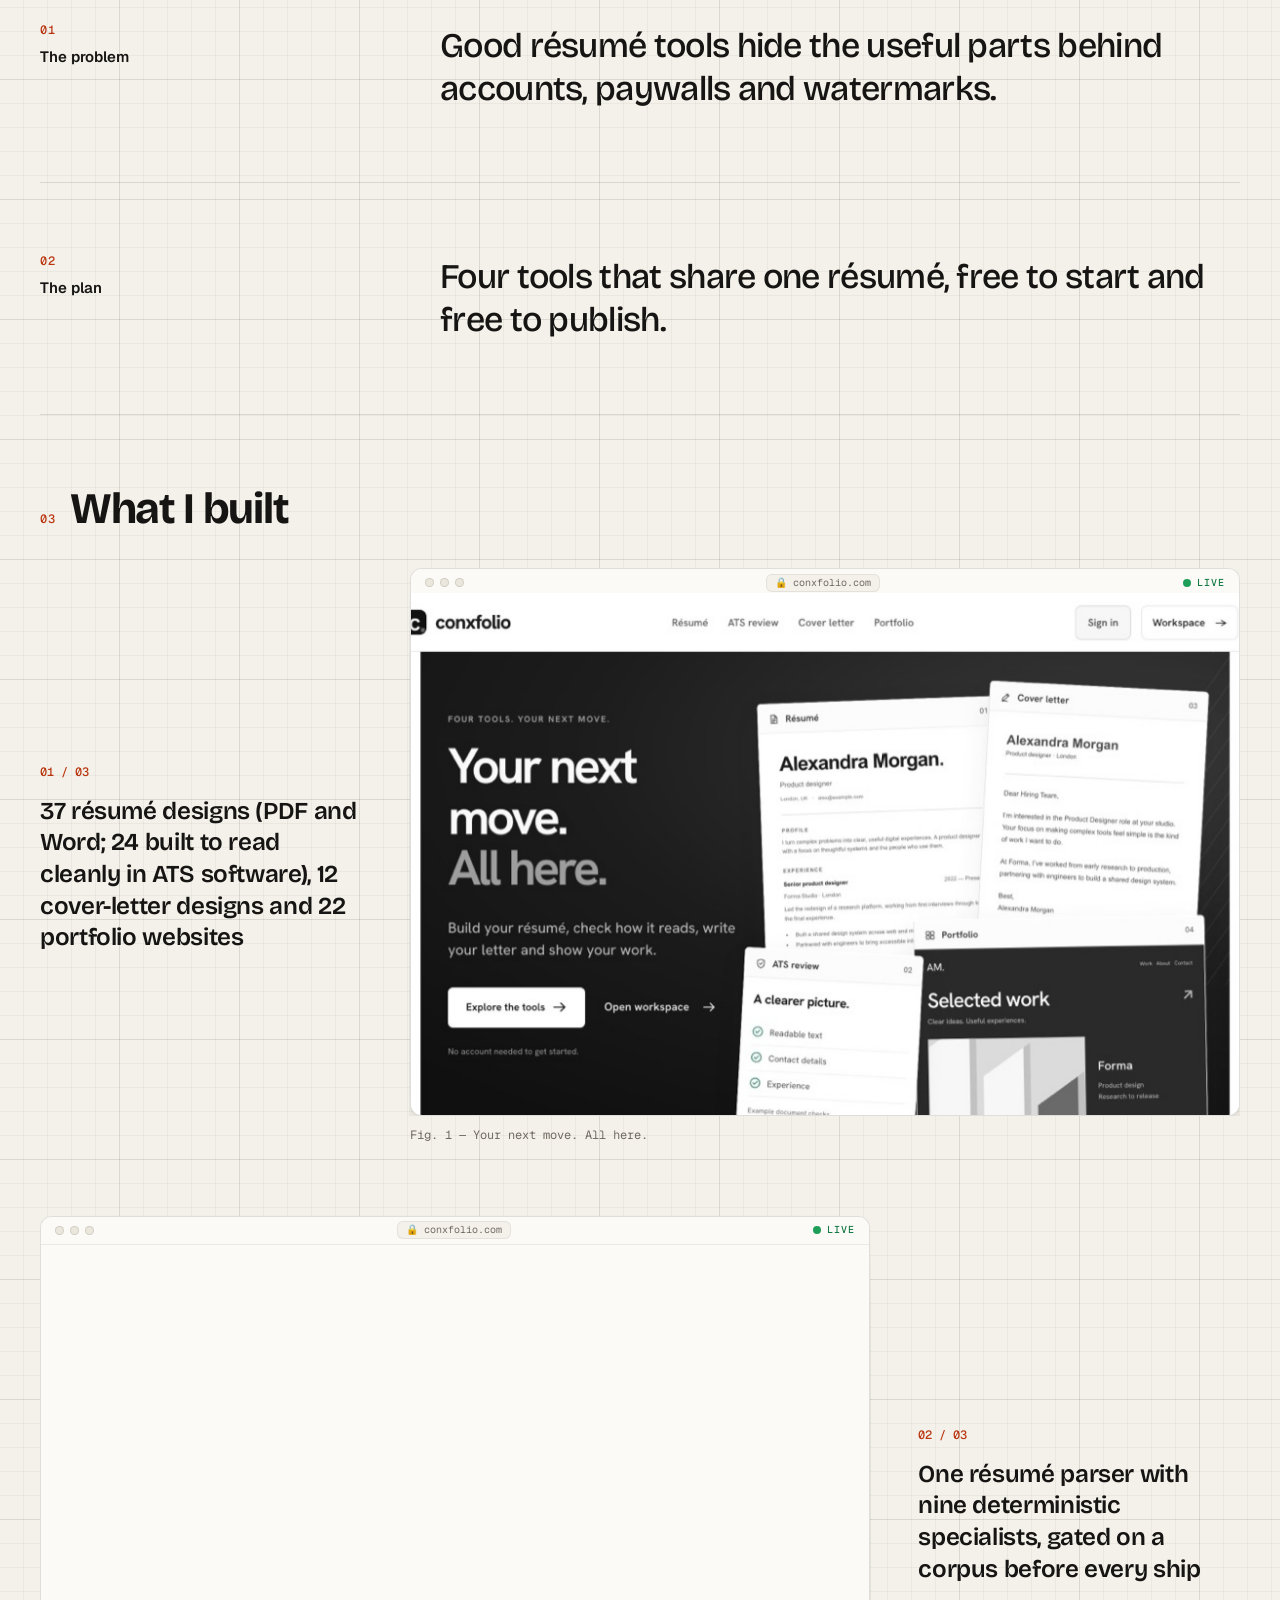
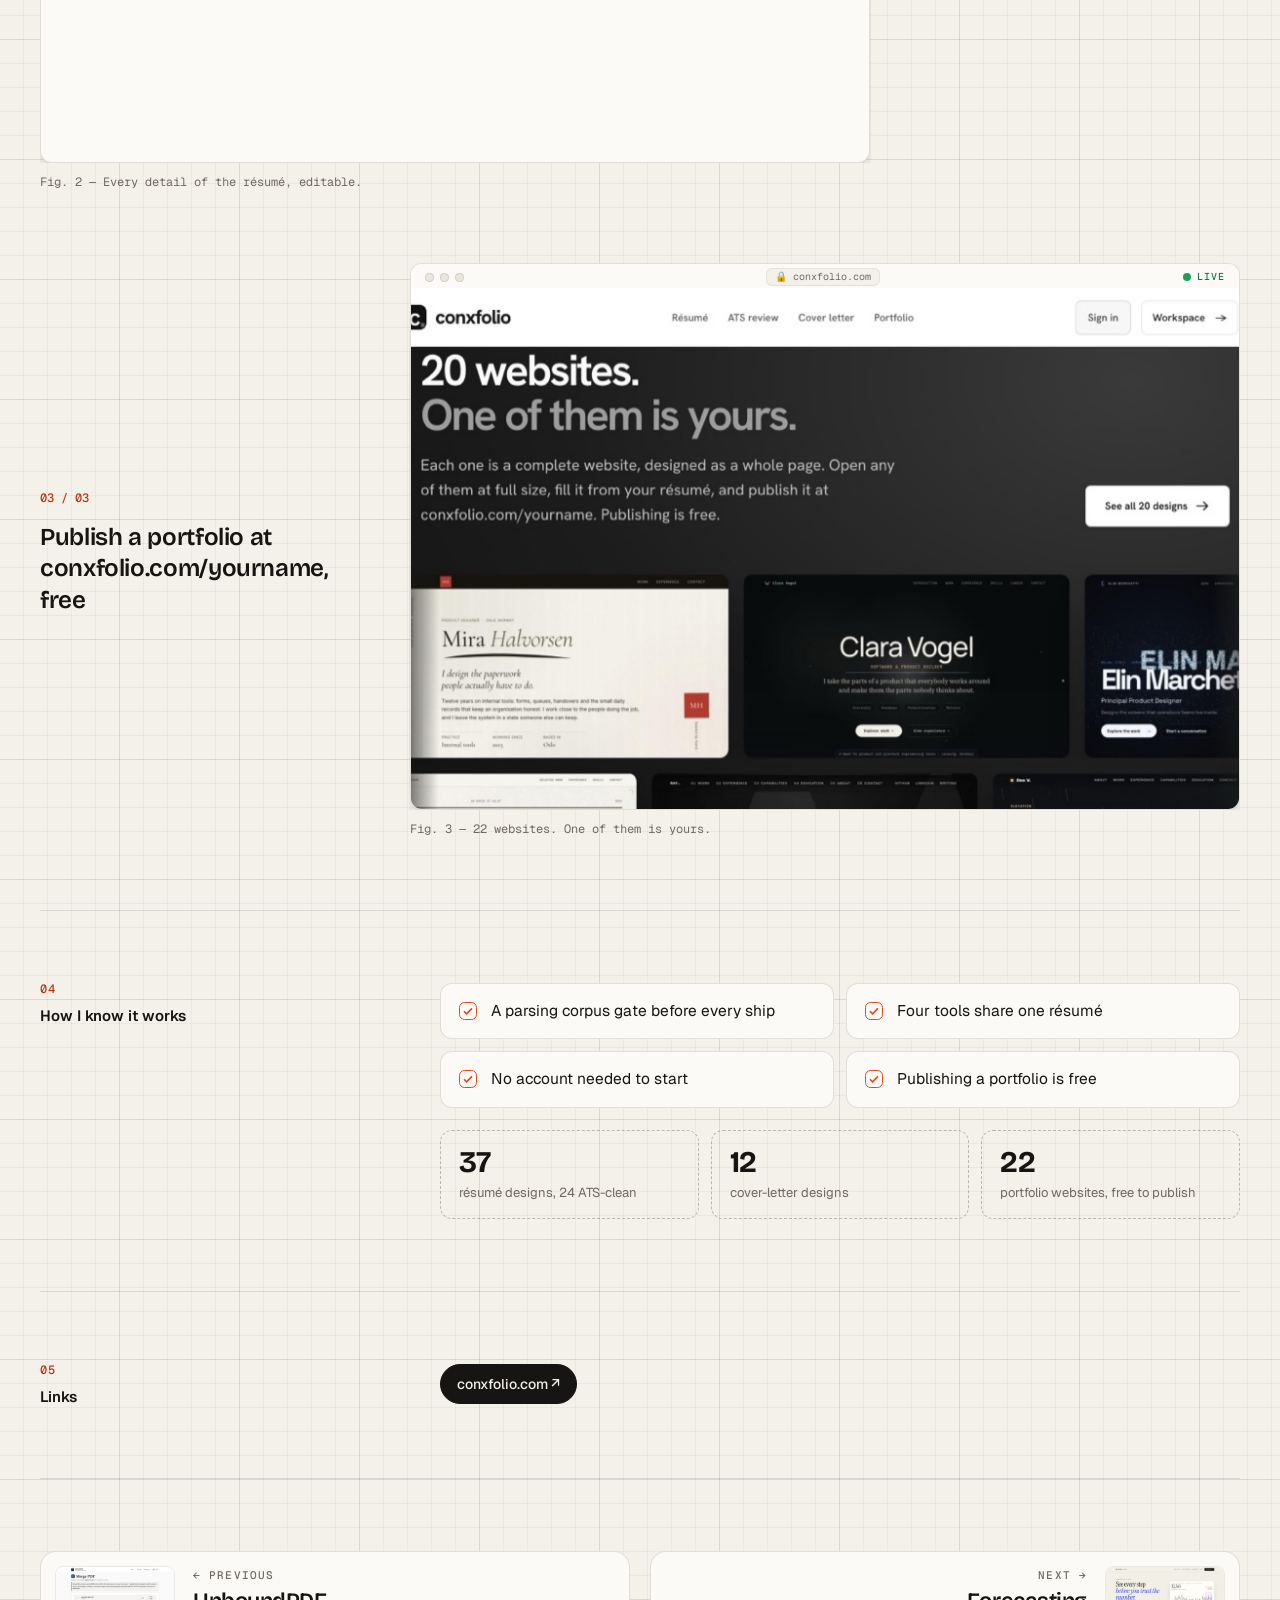
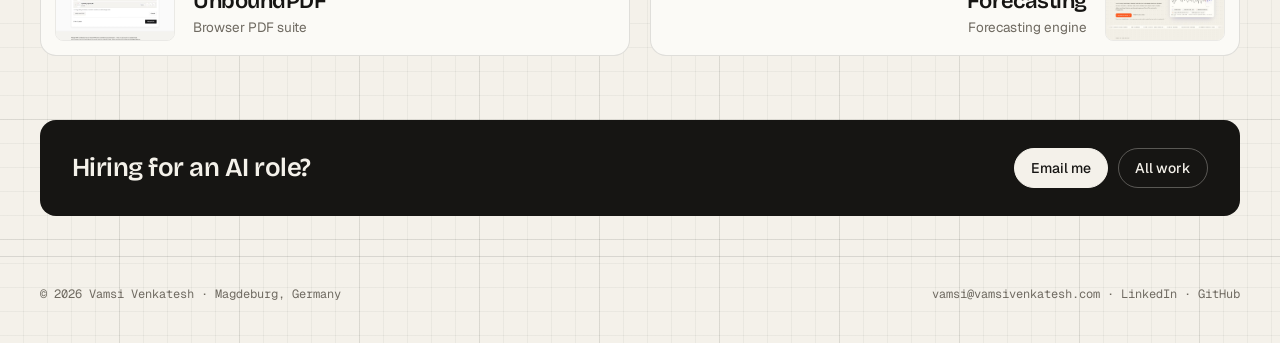
<file: work/conxfolio/index.html>
<!doctype html>
<html lang="en">
<head>
<meta charset="utf-8">
<meta name="viewport" content="width=device-width, initial-scale=1">
<title>Conxfolio — case study · Vamsi Venkatesh</title>
<meta name="description" content="Résumé, ATS review, cover letter and portfolio website, sharing one résumé.">
<meta name="theme-color" content="#f4f1ea" media="(prefers-color-scheme: light)">
<meta name="theme-color" content="#121110" media="(prefers-color-scheme: dark)">
<link rel="preconnect" href="https://fonts.googleapis.com">
<link rel="preconnect" href="https://fonts.gstatic.com" crossorigin>
<link rel="stylesheet" href="https://fonts.googleapis.com/css2?family=Bricolage+Grotesque:opsz,wght@12..96,400..800&family=Geist:wght@400;500;600&family=Geist+Mono:wght@400;500&display=swap">
<link rel="stylesheet" href="../../assets/site.css">
<script>document.documentElement.classList.add('js');try{var t=localStorage.getItem('vv-theme');if(t==='dark'||t==='light')document.documentElement.dataset.theme=t}catch(e){}</script>
</head>
<body data-page="case">
<a class="skip" href="#main">Skip to content</a>
<header class="top"><div class="wrap">
  <a class="brand" href="../../" aria-label="Vamsi Venkatesh, home"><span class="mark" aria-hidden="true">VV</span><span>Vamsi Venkatesh</span><small>/ AI product engineer</small></a>
  <div class="keys" aria-hidden="true"><kbd>←</kbd><kbd>→</kbd><span>products</span><kbd>H</kbd><span>home</span></div>
  <nav aria-label="Site">
    <a class="txt nav-work" href="../../work/">Work</a>
    <a class="txt hide-m" href="mailto:vamsi@vamsivenkatesh.com">Email</a>
    <a class="txt hide-m" href="https://www.linkedin.com/in/vamsivenkatesh" rel="noopener">LinkedIn</a>
    <a class="txt hide-s" href="https://github.com/vamsi-venkatesh" rel="noopener">GitHub</a>
    <button class="ibtn cmdk-btn" type="button" data-cmdk aria-label="Open the command bar (Ctrl+K)"><span class="k-mac">⌘K</span><span class="k-oth">Ctrl K</span></button>
    <button class="ibtn theme-btn" type="button" data-theme-toggle aria-label="Switch colour theme"><svg width="16" height="16" viewBox="0 0 16 16" aria-hidden="true"><path class="i-moon" d="M13.5 9.6A5.6 5.6 0 0 1 6.4 2.5a5.6 5.6 0 1 0 7.1 7.1Z" fill="none" stroke="currentColor" stroke-width="1.4" stroke-linejoin="round"/><g class="i-sun" fill="none" stroke="currentColor" stroke-width="1.4" stroke-linecap="round"><circle cx="8" cy="8" r="3"/><path d="M8 1.2v1.6M8 13.2v1.6M1.2 8h1.6M13.2 8h1.6M3.2 3.2l1.1 1.1M11.7 11.7l1.1 1.1M3.2 12.8l1.1-1.1M11.7 4.3l1.1-1.1"/></g></svg></button>
    <a class="pill sm" href="../../#build">Contact</a>
  </nav>
</div></header>
<main id="main">
  <div class="wrap">
    <nav class="crumbs" aria-label="Breadcrumb"><a href="../../work/">← All work</a><span>05 / 09 · Career suite</span></nav>
    <header class="case-top">
      <div class="select"><span class="h"></span><span class="h"></span><span class="h"></span><span class="h"></span><span class="tag">CAREER SUITE</span><h1 class="title" data-vt-title>Conxfolio</h1><span class="dim" aria-hidden="true"></span></div>
      <p class="outcome">Résumé, ATS review, cover letter and portfolio website, sharing one résumé.</p>
      <dl class="meta">
        <div><dt>Kind</dt><dd>Career suite</dd></div>
        <div><dt>Status</dt><dd><span class="status live"><i class="dot live"></i>Live</span></dd></div>
        <div><dt>Where</dt><dd><a href="https://conxfolio.com/" rel="noopener">conxfolio.com ↗</a></dd></div>
        <div><dt>Role</dt><dd>Designed, built and run end to end</dd></div>
        <div class="visit"><a class="pill sm" href="https://conxfolio.com/" rel="noopener">Visit live ↗</a></div>
      </dl>
      <div class="impact" data-reveal><div><div class="eyebrow">Impact</div><p>Your next move, all here: build your résumé, check how it reads, write your letter and show your work.</p></div><div class="nums"><div><strong data-count="37">37</strong><span>résumé designs</span></div><div><strong data-count="22">22</strong><span>portfolio websites</span></div></div></div>
    </header>
    <figure class="hero-media" style="margin-left:0;margin-right:0">
      <div class="frame" data-vt-media style="--tint:color-mix(in srgb, #EDE4D6 30%, var(--paper))"><div class="screen"><div class="chrome" aria-hidden="true"><span class="tl"><i></i><i></i><i></i></span><span class="host">🔒 conxfolio.com</span><span class="st status live"><i class="dot live"></i>Live</span></div><div class="media"><video id="herovid" class="" muted loop playsinline preload="none" poster="../../media/conxfolio.jpg" data-src="../../media/conxfolio.mp4" aria-label="Conxfolio: screen recording of the public site"></video></div></div></div>
      <figcaption class="figcap"><span>Screen recording of the public site conxfolio.com, 5 Nov 2026. Muted loop.</span><button class="playbtn" type="button" data-playtoggle="#herovid">❚❚ Pause</button></figcaption>
    </figure>
    <article>
      <div class="block"><div class="lab" data-reveal><div class="eyebrow"><b>01</b></div><h2>The problem</h2></div><p class="statement" data-reveal>Good résumé tools hide the useful parts behind accounts, paywalls and watermarks.</p></div>
      <div class="block"><div class="lab" data-reveal><div class="eyebrow"><b>02</b></div><h2>The plan</h2></div><p class="statement" data-reveal>Four tools that share one résumé, free to start and free to publish.</p></div>
      <div class="block wide"><div class="lab" data-reveal><div class="eyebrow"><b>03</b></div><h2>What I built</h2></div><div class="built">
        <div class="bitem" data-reveal>
          <div class="btxt"><span class="num">01 / 03</span><h3>37 résumé designs (PDF and Word; 24 built to read cleanly in ATS software), 12 cover-letter designs and 22 portfolio websites</h3></div>
          <figure><div class="shot" data-wipe><div class="chrome" aria-hidden="true"><span class="tl"><i></i><i></i><i></i></span><span class="host">🔒 conxfolio.com</span><span class="st status live"><i class="dot live"></i>Live</span></div><img data-depth src="../../assets/shots/conxfolio-a-1800.jpg" srcset="../../assets/shots/conxfolio-a-900.jpg 900w, ../../assets/shots/conxfolio-a-1800.jpg 1800w" sizes="(max-width: 820px) 100vw, 720px" width="1800" height="1125" loading="lazy" decoding="async" alt="Conxfolio: Your next move. All here."></div><figcaption>Fig. 1 — Your next move. All here.</figcaption></figure>
        </div>
        <div class="bitem" data-reveal>
          <div class="btxt"><span class="num">02 / 03</span><h3>One résumé parser with nine deterministic specialists, gated on a corpus before every ship</h3></div>
          <figure><div class="shot" data-wipe><div class="chrome" aria-hidden="true"><span class="tl"><i></i><i></i><i></i></span><span class="host">🔒 conxfolio.com</span><span class="st status live"><i class="dot live"></i>Live</span></div><img data-depth src="../../assets/shots/conxfolio-b-1800.jpg" srcset="../../assets/shots/conxfolio-b-900.jpg 900w, ../../assets/shots/conxfolio-b-1800.jpg 1800w" sizes="(max-width: 820px) 100vw, 720px" width="1800" height="1125" loading="lazy" decoding="async" alt="Conxfolio: Every detail of the résumé, editable."></div><figcaption>Fig. 2 — Every detail of the résumé, editable.</figcaption></figure>
        </div>
        <div class="bitem" data-reveal>
          <div class="btxt"><span class="num">03 / 03</span><h3>Publish a portfolio at conxfolio.com/yourname, free</h3></div>
          <figure><div class="shot" data-wipe><div class="chrome" aria-hidden="true"><span class="tl"><i></i><i></i><i></i></span><span class="host">🔒 conxfolio.com</span><span class="st status live"><i class="dot live"></i>Live</span></div><img data-depth src="../../assets/shots/conxfolio-c-1800.jpg" srcset="../../assets/shots/conxfolio-c-900.jpg 900w, ../../assets/shots/conxfolio-c-1800.jpg 1800w" sizes="(max-width: 820px) 100vw, 720px" width="1800" height="1125" loading="lazy" decoding="async" alt="Conxfolio: 22 websites. One of them is yours."></div><figcaption>Fig. 3 — 22 websites. One of them is yours.</figcaption></figure>
        </div>
      </div></div>
      <div class="block"><div class="lab" data-reveal><div class="eyebrow"><b>04</b></div><h2>How I know it works</h2></div><div data-reveal><div class="checks"><div class="check"><svg width="18" height="18" viewBox="0 0 18 18" aria-hidden="true"><rect x=".5" y=".5" width="17" height="17" rx="5" fill="none" stroke="var(--accent)"/><path d="m5 9.2 2.6 2.6L13 6.4" fill="none" stroke="var(--accent)" stroke-width="1.6"/></svg><span>A parsing corpus gate before every ship</span></div><div class="check"><svg width="18" height="18" viewBox="0 0 18 18" aria-hidden="true"><rect x=".5" y=".5" width="17" height="17" rx="5" fill="none" stroke="var(--accent)"/><path d="m5 9.2 2.6 2.6L13 6.4" fill="none" stroke="var(--accent)" stroke-width="1.6"/></svg><span>Four tools share one résumé</span></div><div class="check"><svg width="18" height="18" viewBox="0 0 18 18" aria-hidden="true"><rect x=".5" y=".5" width="17" height="17" rx="5" fill="none" stroke="var(--accent)"/><path d="m5 9.2 2.6 2.6L13 6.4" fill="none" stroke="var(--accent)" stroke-width="1.6"/></svg><span>No account needed to start</span></div><div class="check"><svg width="18" height="18" viewBox="0 0 18 18" aria-hidden="true"><rect x=".5" y=".5" width="17" height="17" rx="5" fill="none" stroke="var(--accent)"/><path d="m5 9.2 2.6 2.6L13 6.4" fill="none" stroke="var(--accent)" stroke-width="1.6"/></svg><span>Publishing a portfolio is free</span></div></div>
        <div class="stage"><div><strong>37</strong><span>résumé designs, 24 ATS-clean</span></div><div><strong>12</strong><span>cover-letter designs</span></div><div><strong>22</strong><span>portfolio websites, free to publish</span></div></div></div></div>
      <div class="block"><div class="lab" data-reveal><div class="eyebrow"><b>05</b></div><h2>Links</h2></div><div class="links" data-reveal><a class="pill " href="https://conxfolio.com/" rel="noopener">conxfolio.com ↗</a></div></div>
    </article>
    <nav class="pn" aria-label="More products">
      <a href="../../work/unboundpdf/"><img src="../../media/unboundpdf.jpg" alt="" loading="lazy" width="1200" height="750"><div><small>← Previous</small><b>UnboundPDF</b><span>Browser PDF suite</span></div></a>
      <a class="next" href="../../work/forecasting/"><img src="../../media/forecasting.jpg" alt="" loading="lazy" width="1200" height="750"><div><small>Next →</small><b>Forecasting</b><span>Forecasting engine</span></div></a>
    </nav>
    <div class="cta-strip"><h3>Hiring for an AI role?</h3><div class="ctas"><a class="pill" href="mailto:vamsi@vamsivenkatesh.com">Email me</a><a class="pill ghost" href="../../work/">All work</a></div></div>
  </div>
</main>
<script type="application/json" id="routes">{"cases":["../../work/vvdex-platform/","../../work/conxto/","../../work/vvdex-engine/","../../work/unboundpdf/","../../work/conxfolio/","../../work/forecasting/","../../work/vvdex-trading/","../../work/pitchradar/","../../work/farmquick/"],"prev":"../../work/unboundpdf/","next":"../../work/forecasting/","home":"../../"}</script>
<footer class="foot"><div class="wrap">
  <span>© 2026 Vamsi Venkatesh · Magdeburg, Germany</span>
  <span><a href="mailto:vamsi@vamsivenkatesh.com">vamsi@vamsivenkatesh.com</a> · <a href="https://www.linkedin.com/in/vamsivenkatesh" rel="noopener">LinkedIn</a> · <a href="https://github.com/vamsi-venkatesh" rel="noopener">GitHub</a></span>
</div></footer>
<div class="cmdk" id="cmdk" hidden role="dialog" aria-modal="true" aria-label="Command bar">
  <div class="cmdk-box">
    <div class="cmdk-in"><span class="mono" aria-hidden="true">›</span><input id="cmdk-q" type="text" placeholder="Jump to a product, a section, email…" autocomplete="off" spellcheck="false" role="combobox" aria-expanded="true" aria-controls="cmdk-list" aria-autocomplete="list"><kbd>Esc</kbd></div>
    <ul id="cmdk-list" role="listbox"></ul>
    <div class="cmdk-foot mono"><span><kbd>↑</kbd><kbd>↓</kbd> move</span><span><kbd>↵</kbd> open</span></div>
  </div>
</div>
<script type="application/json" id="cmdk-data">{"base":"../../","items":[{"g":"Products","t":"VVDex Platform","s":"AI evaluation platform · Live","h":"../../work/vvdex-platform/","k":"1"},{"g":"Products","t":"Conxto","s":"AI job search · Live","h":"../../work/conxto/","k":"2"},{"g":"Products","t":"VVDex Engine","s":"AI service engine · Live","h":"../../work/vvdex-engine/","k":"3"},{"g":"Products","t":"UnboundPDF","s":"Browser PDF suite · Live","h":"../../work/unboundpdf/","k":"4"},{"g":"Products","t":"Conxfolio","s":"Career suite · Live","h":"../../work/conxfolio/","k":"5"},{"g":"Products","t":"Forecasting","s":"Forecasting engine · Live","h":"../../work/forecasting/","k":"6"},{"g":"Products","t":"VVDex Trading","s":"Market research · Research","h":"../../work/vvdex-trading/","k":"7"},{"g":"Client work","t":"PitchRadar","s":"Event intelligence · client · Private","h":"../../work/pitchradar/","k":"8"},{"g":"Client work","t":"FarmQuick · Buyer Radar","s":"B2B ordering site + lead agent · client · Live","h":"../../work/farmquick/","k":"9"},{"g":"Sections","t":"Work index","s":"All 9: 7 products + 2 client works","h":"../../work/"},{"g":"Sections","t":"Products, one by one","s":"Home","h":"../../#work"},{"g":"Sections","t":"Client work","s":"Home","h":"../../#clients"},{"g":"Sections","t":"End to end board","s":"Home","h":"../../#main"},{"g":"Sections","t":"How I build","s":"Home","h":"../../#how"},{"g":"Sections","t":"Proof of shipping","s":"Home","h":"../../#proof"},{"g":"Sections","t":"Recently shipped","s":"Home","h":"../../#shipped"},{"g":"Sections","t":"What should we build?","s":"Home","h":"../../#build"},{"g":"Sections","t":"Contact","s":"Home","h":"../../#contact"},{"g":"Contact","t":"Email Vamsi","s":"vamsi@vamsivenkatesh.com","h":"mailto:vamsi@vamsivenkatesh.com"},{"g":"Contact","t":"LinkedIn","s":"linkedin.com/in/vamsivenkatesh","h":"https://www.linkedin.com/in/vamsivenkatesh","ext":1},{"g":"Contact","t":"GitHub","s":"github.com/vamsi-venkatesh","h":"https://github.com/vamsi-venkatesh","ext":1},{"g":"Board","t":"Switch dark / light","s":"Theme","act":"theme"},{"g":"Board","t":"Reset the board","s":"Put every note back","act":"reset"}]}</script>
<script src="../../assets/site.js" defer></script>
</body></html>
</file>
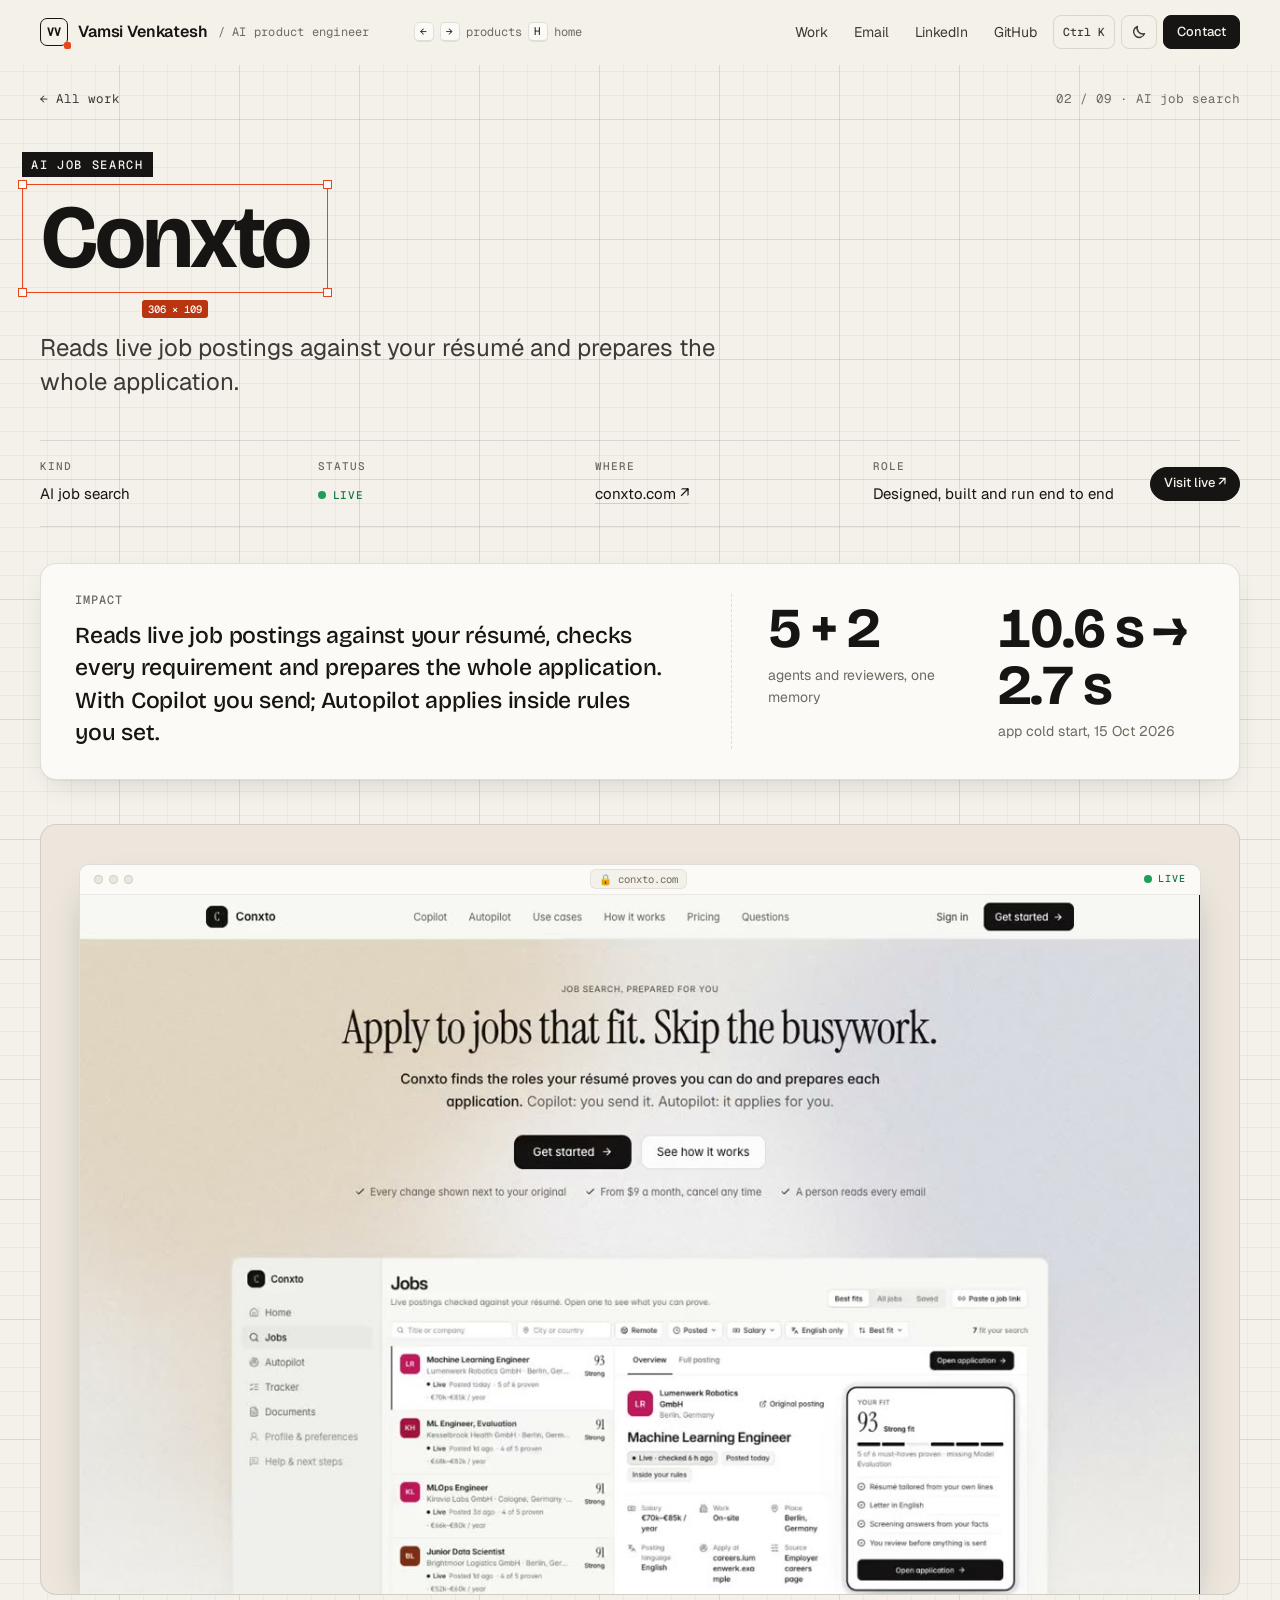
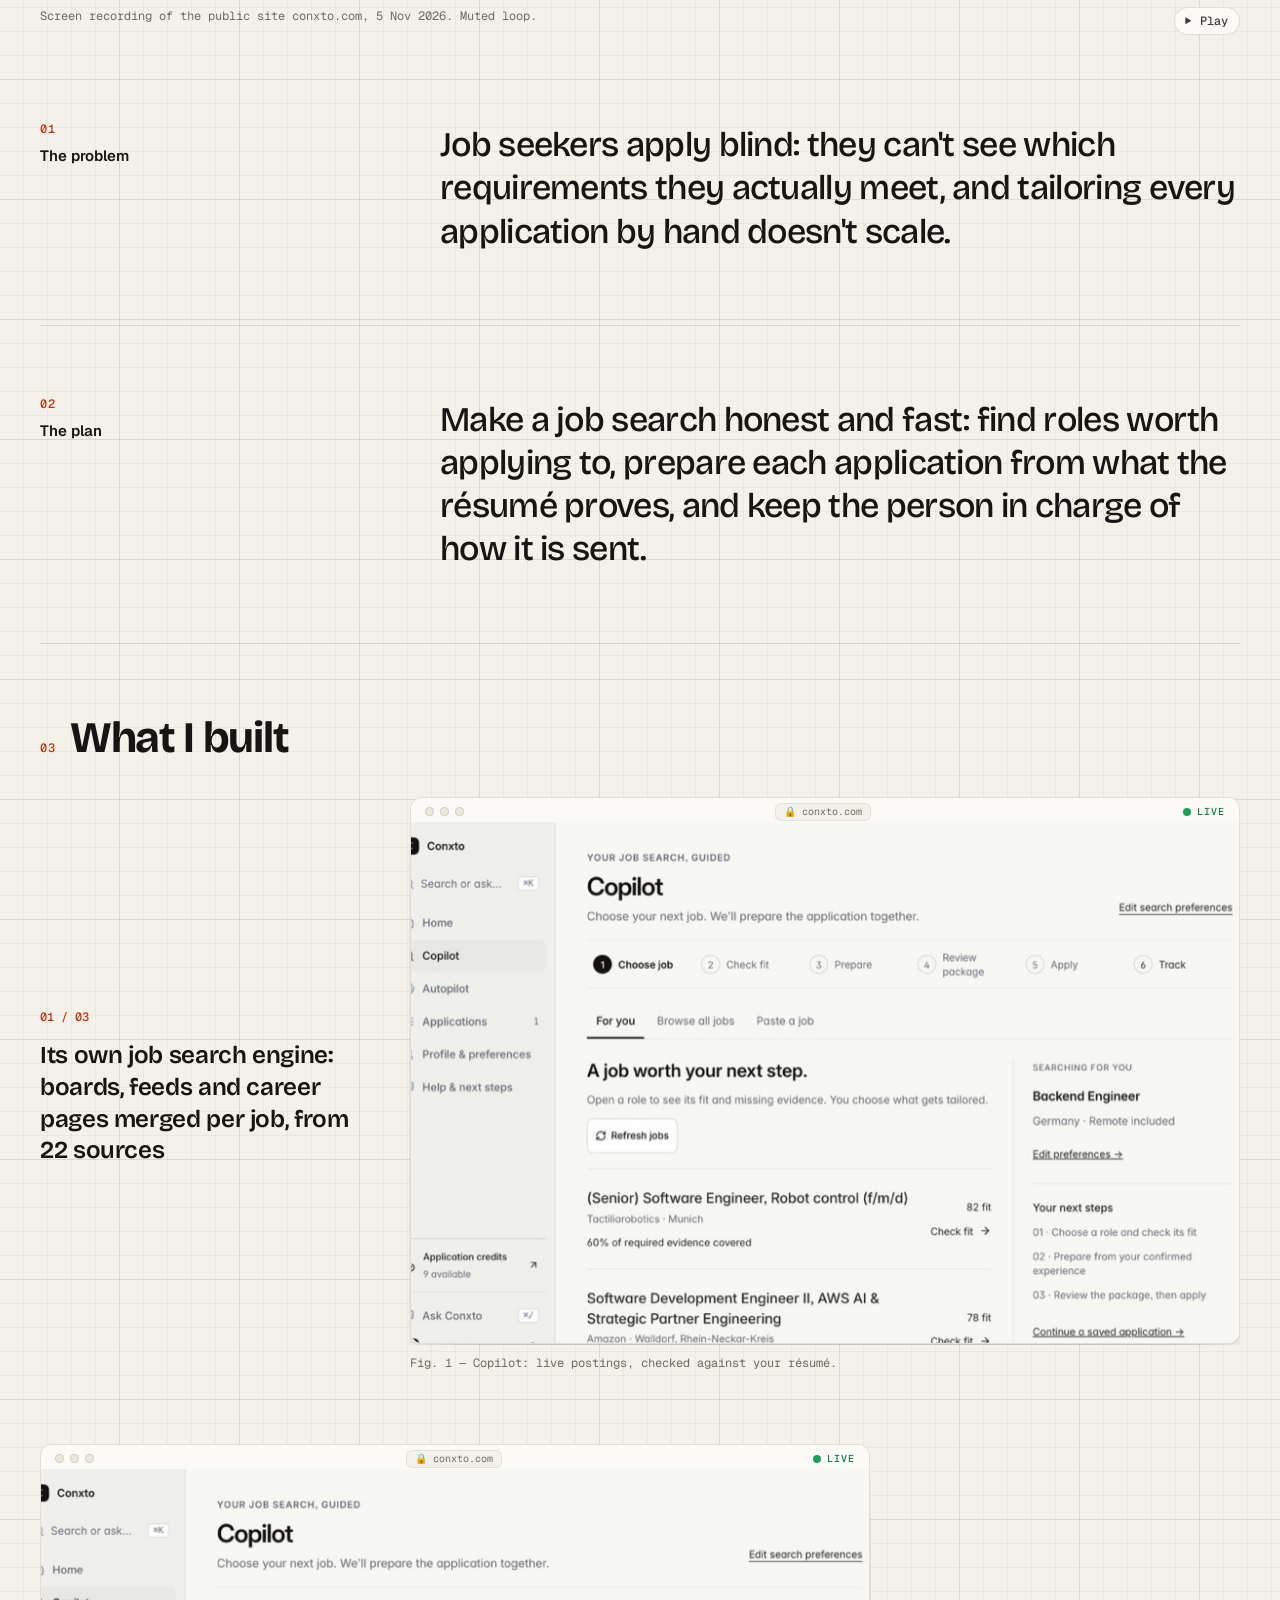
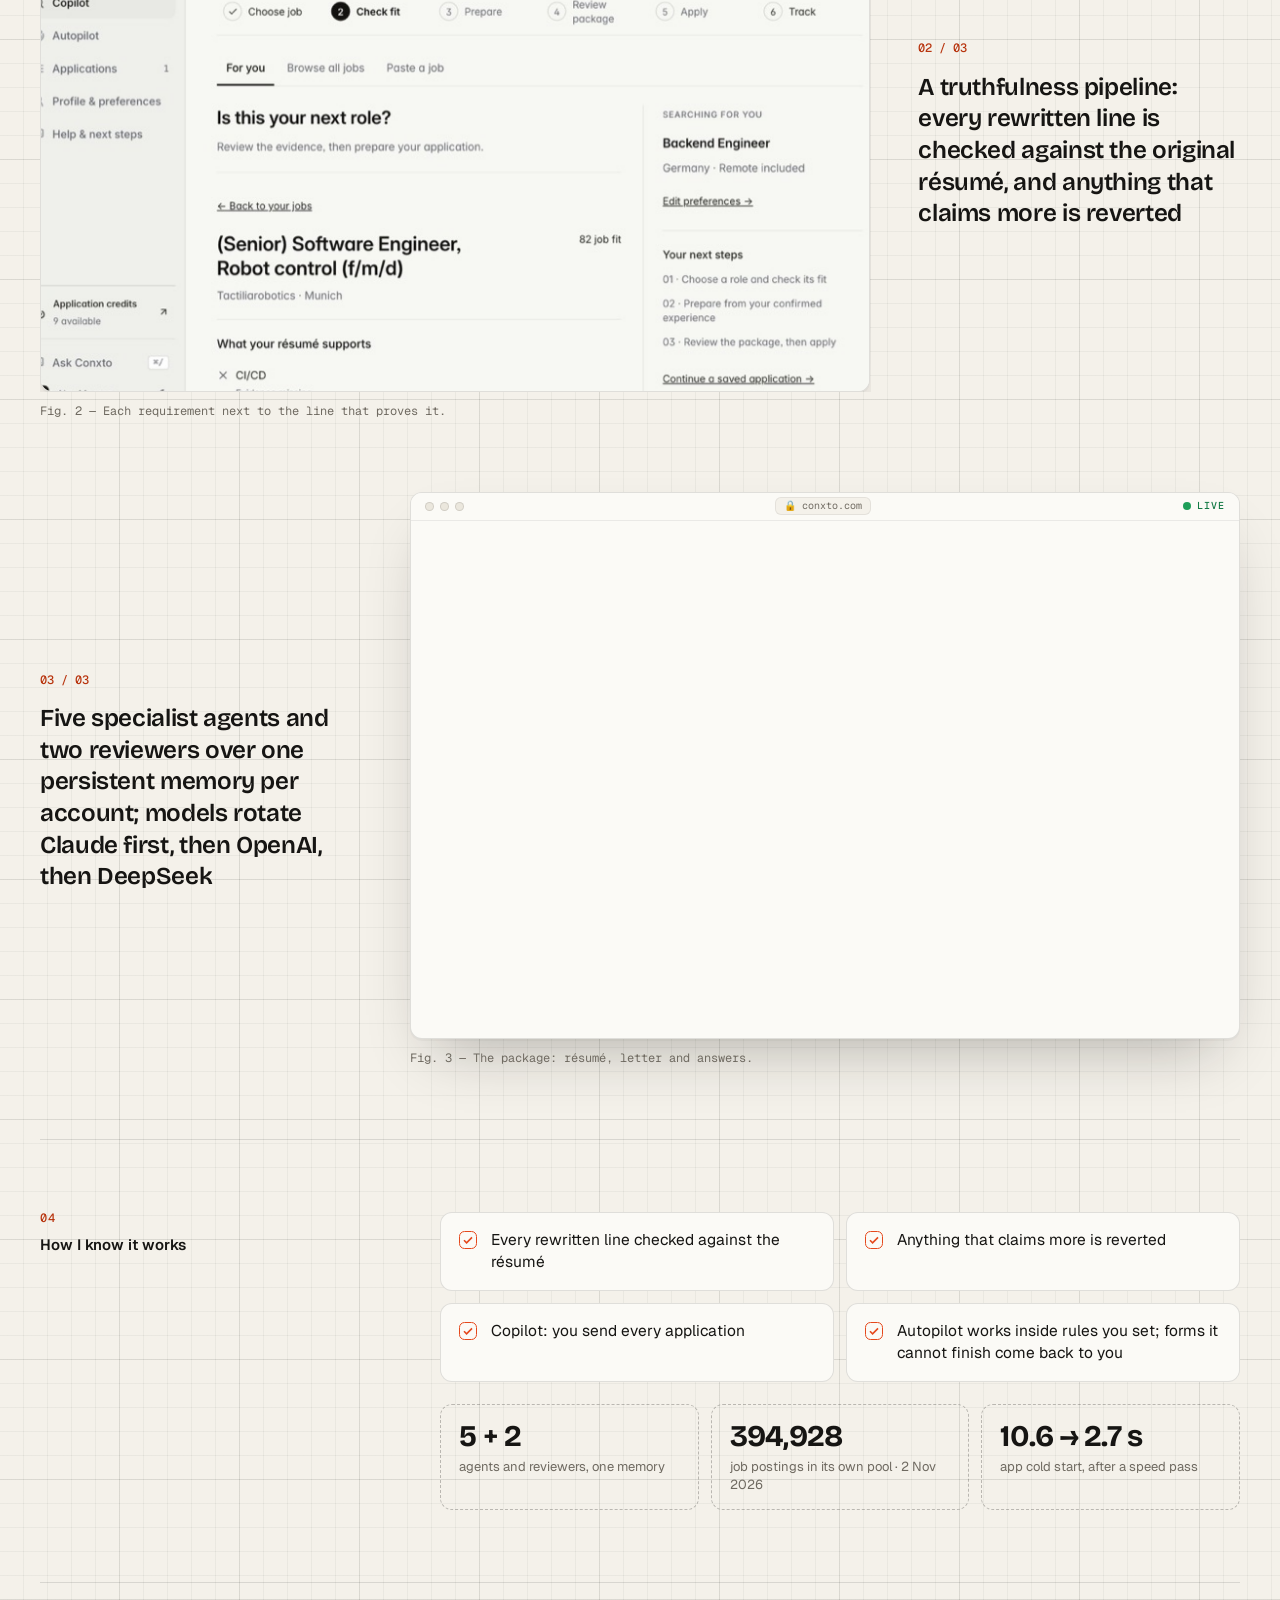
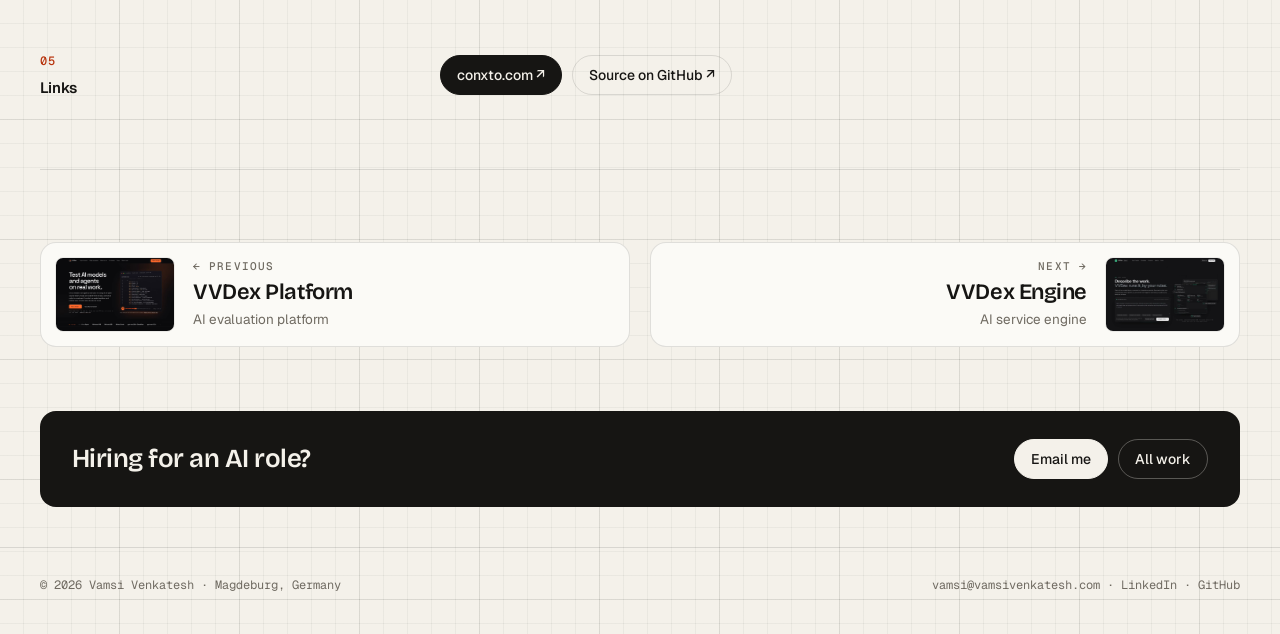
<file: work/conxto/index.html>
<!doctype html>
<html lang="en">
<head>
<meta charset="utf-8">
<meta name="viewport" content="width=device-width, initial-scale=1">
<title>Conxto — case study · Vamsi Venkatesh</title>
<meta name="description" content="Reads live job postings against your résumé and prepares the whole application.">
<meta name="theme-color" content="#f4f1ea" media="(prefers-color-scheme: light)">
<meta name="theme-color" content="#121110" media="(prefers-color-scheme: dark)">
<link rel="preconnect" href="https://fonts.googleapis.com">
<link rel="preconnect" href="https://fonts.gstatic.com" crossorigin>
<link rel="stylesheet" href="https://fonts.googleapis.com/css2?family=Bricolage+Grotesque:opsz,wght@12..96,400..800&family=Geist:wght@400;500;600&family=Geist+Mono:wght@400;500&display=swap">
<link rel="stylesheet" href="../../assets/site.css">
<script>document.documentElement.classList.add('js');try{var t=localStorage.getItem('vv-theme');if(t==='dark'||t==='light')document.documentElement.dataset.theme=t}catch(e){}</script>
</head>
<body data-page="case">
<a class="skip" href="#main">Skip to content</a>
<header class="top"><div class="wrap">
  <a class="brand" href="../../" aria-label="Vamsi Venkatesh, home"><span class="mark" aria-hidden="true">VV</span><span>Vamsi Venkatesh</span><small>/ AI product engineer</small></a>
  <div class="keys" aria-hidden="true"><kbd>←</kbd><kbd>→</kbd><span>products</span><kbd>H</kbd><span>home</span></div>
  <nav aria-label="Site">
    <a class="txt nav-work" href="../../work/">Work</a>
    <a class="txt hide-m" href="mailto:vamsi@vamsivenkatesh.com">Email</a>
    <a class="txt hide-m" href="https://www.linkedin.com/in/vamsivenkatesh" rel="noopener">LinkedIn</a>
    <a class="txt hide-s" href="https://github.com/vamsi-venkatesh" rel="noopener">GitHub</a>
    <button class="ibtn cmdk-btn" type="button" data-cmdk aria-label="Open the command bar (Ctrl+K)"><span class="k-mac">⌘K</span><span class="k-oth">Ctrl K</span></button>
    <button class="ibtn theme-btn" type="button" data-theme-toggle aria-label="Switch colour theme"><svg width="16" height="16" viewBox="0 0 16 16" aria-hidden="true"><path class="i-moon" d="M13.5 9.6A5.6 5.6 0 0 1 6.4 2.5a5.6 5.6 0 1 0 7.1 7.1Z" fill="none" stroke="currentColor" stroke-width="1.4" stroke-linejoin="round"/><g class="i-sun" fill="none" stroke="currentColor" stroke-width="1.4" stroke-linecap="round"><circle cx="8" cy="8" r="3"/><path d="M8 1.2v1.6M8 13.2v1.6M1.2 8h1.6M13.2 8h1.6M3.2 3.2l1.1 1.1M11.7 11.7l1.1 1.1M3.2 12.8l1.1-1.1M11.7 4.3l1.1-1.1"/></g></svg></button>
    <a class="pill sm" href="../../#build">Contact</a>
  </nav>
</div></header>
<main id="main">
  <div class="wrap">
    <nav class="crumbs" aria-label="Breadcrumb"><a href="../../work/">← All work</a><span>02 / 09 · AI job search</span></nav>
    <header class="case-top">
      <div class="select"><span class="h"></span><span class="h"></span><span class="h"></span><span class="h"></span><span class="tag">AI JOB SEARCH</span><h1 class="title" data-vt-title>Conxto</h1><span class="dim" aria-hidden="true"></span></div>
      <p class="outcome">Reads live job postings against your résumé and prepares the whole application.</p>
      <dl class="meta">
        <div><dt>Kind</dt><dd>AI job search</dd></div>
        <div><dt>Status</dt><dd><span class="status live"><i class="dot live"></i>Live</span></dd></div>
        <div><dt>Where</dt><dd><a href="https://conxto.com/" rel="noopener">conxto.com ↗</a></dd></div>
        <div><dt>Role</dt><dd>Designed, built and run end to end</dd></div>
        <div class="visit"><a class="pill sm" href="https://conxto.com/" rel="noopener">Visit live ↗</a></div>
      </dl>
      <div class="impact" data-reveal><div><div class="eyebrow">Impact</div><p>Reads live job postings against your résumé, checks every requirement and prepares the whole application. With Copilot you send; Autopilot applies inside rules you set.</p></div><div class="nums"><div><strong>5 + 2</strong><span>agents and reviewers, one memory</span></div><div><strong>10.6 s → 2.7 s</strong><span>app cold start, 15 Oct 2026</span></div></div></div>
    </header>
    <figure class="hero-media" style="margin-left:0;margin-right:0">
      <div class="frame" data-vt-media style="--tint:color-mix(in srgb, #D8CDBE 30%, var(--paper))"><div class="screen"><div class="chrome" aria-hidden="true"><span class="tl"><i></i><i></i><i></i></span><span class="host">🔒 conxto.com</span><span class="st status live"><i class="dot live"></i>Live</span></div><div class="media"><video id="herovid" class="" muted loop playsinline preload="none" poster="../../media/conxto.jpg" data-src="../../media/conxto.mp4" aria-label="Conxto: screen recording of the public site"></video></div></div></div>
      <figcaption class="figcap"><span>Screen recording of the public site conxto.com, 5 Nov 2026. Muted loop.</span><button class="playbtn" type="button" data-playtoggle="#herovid">❚❚ Pause</button></figcaption>
    </figure>
    <article>
      <div class="block"><div class="lab" data-reveal><div class="eyebrow"><b>01</b></div><h2>The problem</h2></div><p class="statement" data-reveal>Job seekers apply blind: they can't see which requirements they actually meet, and tailoring every application by hand doesn't scale.</p></div>
      <div class="block"><div class="lab" data-reveal><div class="eyebrow"><b>02</b></div><h2>The plan</h2></div><p class="statement" data-reveal>Make a job search honest and fast: find roles worth applying to, prepare each application from what the résumé proves, and keep the person in charge of how it is sent.</p></div>
      <div class="block wide"><div class="lab" data-reveal><div class="eyebrow"><b>03</b></div><h2>What I built</h2></div><div class="built">
        <div class="bitem" data-reveal>
          <div class="btxt"><span class="num">01 / 03</span><h3>Its own job search engine: boards, feeds and career pages merged per job, from 22 sources</h3></div>
          <figure><div class="shot" data-wipe><div class="chrome" aria-hidden="true"><span class="tl"><i></i><i></i><i></i></span><span class="host">🔒 conxto.com</span><span class="st status live"><i class="dot live"></i>Live</span></div><img data-depth src="../../assets/shots/conxto-a-1800.jpg" srcset="../../assets/shots/conxto-a-900.jpg 900w, ../../assets/shots/conxto-a-1800.jpg 1800w" sizes="(max-width: 820px) 100vw, 720px" width="1800" height="1125" loading="lazy" decoding="async" alt="Conxto: Copilot: live postings, checked against your résumé."></div><figcaption>Fig. 1 — Copilot: live postings, checked against your résumé.</figcaption></figure>
        </div>
        <div class="bitem" data-reveal>
          <div class="btxt"><span class="num">02 / 03</span><h3>A truthfulness pipeline: every rewritten line is checked against the original résumé, and anything that claims more is reverted</h3></div>
          <figure><div class="shot" data-wipe><div class="chrome" aria-hidden="true"><span class="tl"><i></i><i></i><i></i></span><span class="host">🔒 conxto.com</span><span class="st status live"><i class="dot live"></i>Live</span></div><img data-depth src="../../assets/shots/conxto-b-1800.jpg" srcset="../../assets/shots/conxto-b-900.jpg 900w, ../../assets/shots/conxto-b-1800.jpg 1800w" sizes="(max-width: 820px) 100vw, 720px" width="1800" height="1125" loading="lazy" decoding="async" alt="Conxto: Each requirement next to the line that proves it."></div><figcaption>Fig. 2 — Each requirement next to the line that proves it.</figcaption></figure>
        </div>
        <div class="bitem" data-reveal>
          <div class="btxt"><span class="num">03 / 03</span><h3>Five specialist agents and two reviewers over one persistent memory per account; models rotate Claude first, then OpenAI, then DeepSeek</h3></div>
          <figure><div class="shot" data-wipe><div class="chrome" aria-hidden="true"><span class="tl"><i></i><i></i><i></i></span><span class="host">🔒 conxto.com</span><span class="st status live"><i class="dot live"></i>Live</span></div><img data-depth src="../../assets/shots/conxto-c-1800.jpg" srcset="../../assets/shots/conxto-c-900.jpg 900w, ../../assets/shots/conxto-c-1800.jpg 1800w" sizes="(max-width: 820px) 100vw, 720px" width="1800" height="1125" loading="lazy" decoding="async" alt="Conxto: The package: résumé, letter and answers."></div><figcaption>Fig. 3 — The package: résumé, letter and answers.</figcaption></figure>
        </div>
      </div></div>
      <div class="block"><div class="lab" data-reveal><div class="eyebrow"><b>04</b></div><h2>How I know it works</h2></div><div data-reveal><div class="checks"><div class="check"><svg width="18" height="18" viewBox="0 0 18 18" aria-hidden="true"><rect x=".5" y=".5" width="17" height="17" rx="5" fill="none" stroke="var(--accent)"/><path d="m5 9.2 2.6 2.6L13 6.4" fill="none" stroke="var(--accent)" stroke-width="1.6"/></svg><span>Every rewritten line checked against the résumé</span></div><div class="check"><svg width="18" height="18" viewBox="0 0 18 18" aria-hidden="true"><rect x=".5" y=".5" width="17" height="17" rx="5" fill="none" stroke="var(--accent)"/><path d="m5 9.2 2.6 2.6L13 6.4" fill="none" stroke="var(--accent)" stroke-width="1.6"/></svg><span>Anything that claims more is reverted</span></div><div class="check"><svg width="18" height="18" viewBox="0 0 18 18" aria-hidden="true"><rect x=".5" y=".5" width="17" height="17" rx="5" fill="none" stroke="var(--accent)"/><path d="m5 9.2 2.6 2.6L13 6.4" fill="none" stroke="var(--accent)" stroke-width="1.6"/></svg><span>Copilot: you send every application</span></div><div class="check"><svg width="18" height="18" viewBox="0 0 18 18" aria-hidden="true"><rect x=".5" y=".5" width="17" height="17" rx="5" fill="none" stroke="var(--accent)"/><path d="m5 9.2 2.6 2.6L13 6.4" fill="none" stroke="var(--accent)" stroke-width="1.6"/></svg><span>Autopilot works inside rules you set; forms it cannot finish come back to you</span></div></div>
        <div class="stage"><div><strong>5 + 2</strong><span>agents and reviewers, one memory</span></div><div><strong>394,928</strong><span>job postings in its own pool · 2 Nov 2026</span></div><div><strong>10.6 → 2.7 s</strong><span>app cold start, after a speed pass</span></div></div></div></div>
      <div class="block"><div class="lab" data-reveal><div class="eyebrow"><b>05</b></div><h2>Links</h2></div><div class="links" data-reveal><a class="pill " href="https://conxto.com/" rel="noopener">conxto.com ↗</a><a class="pill ghost" href="https://github.com/vamsi-venkatesh/conxto" rel="noopener">Source on GitHub ↗</a></div></div>
    </article>
    <nav class="pn" aria-label="More products">
      <a href="../../work/vvdex-platform/"><img src="../../media/vvdex-platform.jpg" alt="" loading="lazy" width="1200" height="750"><div><small>← Previous</small><b>VVDex Platform</b><span>AI evaluation platform</span></div></a>
      <a class="next" href="../../work/vvdex-engine/"><img src="../../media/vvdex-engine.jpg" alt="" loading="lazy" width="1200" height="750"><div><small>Next →</small><b>VVDex Engine</b><span>AI service engine</span></div></a>
    </nav>
    <div class="cta-strip"><h3>Hiring for an AI role?</h3><div class="ctas"><a class="pill" href="mailto:vamsi@vamsivenkatesh.com">Email me</a><a class="pill ghost" href="../../work/">All work</a></div></div>
  </div>
</main>
<script type="application/json" id="routes">{"cases":["../../work/vvdex-platform/","../../work/conxto/","../../work/vvdex-engine/","../../work/unboundpdf/","../../work/conxfolio/","../../work/forecasting/","../../work/vvdex-trading/","../../work/pitchradar/","../../work/farmquick/"],"prev":"../../work/vvdex-platform/","next":"../../work/vvdex-engine/","home":"../../"}</script>
<footer class="foot"><div class="wrap">
  <span>© 2026 Vamsi Venkatesh · Magdeburg, Germany</span>
  <span><a href="mailto:vamsi@vamsivenkatesh.com">vamsi@vamsivenkatesh.com</a> · <a href="https://www.linkedin.com/in/vamsivenkatesh" rel="noopener">LinkedIn</a> · <a href="https://github.com/vamsi-venkatesh" rel="noopener">GitHub</a></span>
</div></footer>
<div class="cmdk" id="cmdk" hidden role="dialog" aria-modal="true" aria-label="Command bar">
  <div class="cmdk-box">
    <div class="cmdk-in"><span class="mono" aria-hidden="true">›</span><input id="cmdk-q" type="text" placeholder="Jump to a product, a section, email…" autocomplete="off" spellcheck="false" role="combobox" aria-expanded="true" aria-controls="cmdk-list" aria-autocomplete="list"><kbd>Esc</kbd></div>
    <ul id="cmdk-list" role="listbox"></ul>
    <div class="cmdk-foot mono"><span><kbd>↑</kbd><kbd>↓</kbd> move</span><span><kbd>↵</kbd> open</span></div>
  </div>
</div>
<script type="application/json" id="cmdk-data">{"base":"../../","items":[{"g":"Products","t":"VVDex Platform","s":"AI evaluation platform · Live","h":"../../work/vvdex-platform/","k":"1"},{"g":"Products","t":"Conxto","s":"AI job search · Live","h":"../../work/conxto/","k":"2"},{"g":"Products","t":"VVDex Engine","s":"AI service engine · Live","h":"../../work/vvdex-engine/","k":"3"},{"g":"Products","t":"UnboundPDF","s":"Browser PDF suite · Live","h":"../../work/unboundpdf/","k":"4"},{"g":"Products","t":"Conxfolio","s":"Career suite · Live","h":"../../work/conxfolio/","k":"5"},{"g":"Products","t":"Forecasting","s":"Forecasting engine · Live","h":"../../work/forecasting/","k":"6"},{"g":"Products","t":"VVDex Trading","s":"Market research · Research","h":"../../work/vvdex-trading/","k":"7"},{"g":"Client work","t":"PitchRadar","s":"Event intelligence · client · Private","h":"../../work/pitchradar/","k":"8"},{"g":"Client work","t":"FarmQuick · Buyer Radar","s":"B2B ordering site + lead agent · client · Live","h":"../../work/farmquick/","k":"9"},{"g":"Sections","t":"Work index","s":"All 9: 7 products + 2 client works","h":"../../work/"},{"g":"Sections","t":"Products, one by one","s":"Home","h":"../../#work"},{"g":"Sections","t":"Client work","s":"Home","h":"../../#clients"},{"g":"Sections","t":"End to end board","s":"Home","h":"../../#main"},{"g":"Sections","t":"How I build","s":"Home","h":"../../#how"},{"g":"Sections","t":"Proof of shipping","s":"Home","h":"../../#proof"},{"g":"Sections","t":"Recently shipped","s":"Home","h":"../../#shipped"},{"g":"Sections","t":"What should we build?","s":"Home","h":"../../#build"},{"g":"Sections","t":"Contact","s":"Home","h":"../../#contact"},{"g":"Contact","t":"Email Vamsi","s":"vamsi@vamsivenkatesh.com","h":"mailto:vamsi@vamsivenkatesh.com"},{"g":"Contact","t":"LinkedIn","s":"linkedin.com/in/vamsivenkatesh","h":"https://www.linkedin.com/in/vamsivenkatesh","ext":1},{"g":"Contact","t":"GitHub","s":"github.com/vamsi-venkatesh","h":"https://github.com/vamsi-venkatesh","ext":1},{"g":"Board","t":"Switch dark / light","s":"Theme","act":"theme"},{"g":"Board","t":"Reset the board","s":"Put every note back","act":"reset"}]}</script>
<script src="../../assets/site.js" defer></script>
</body></html>
</file>
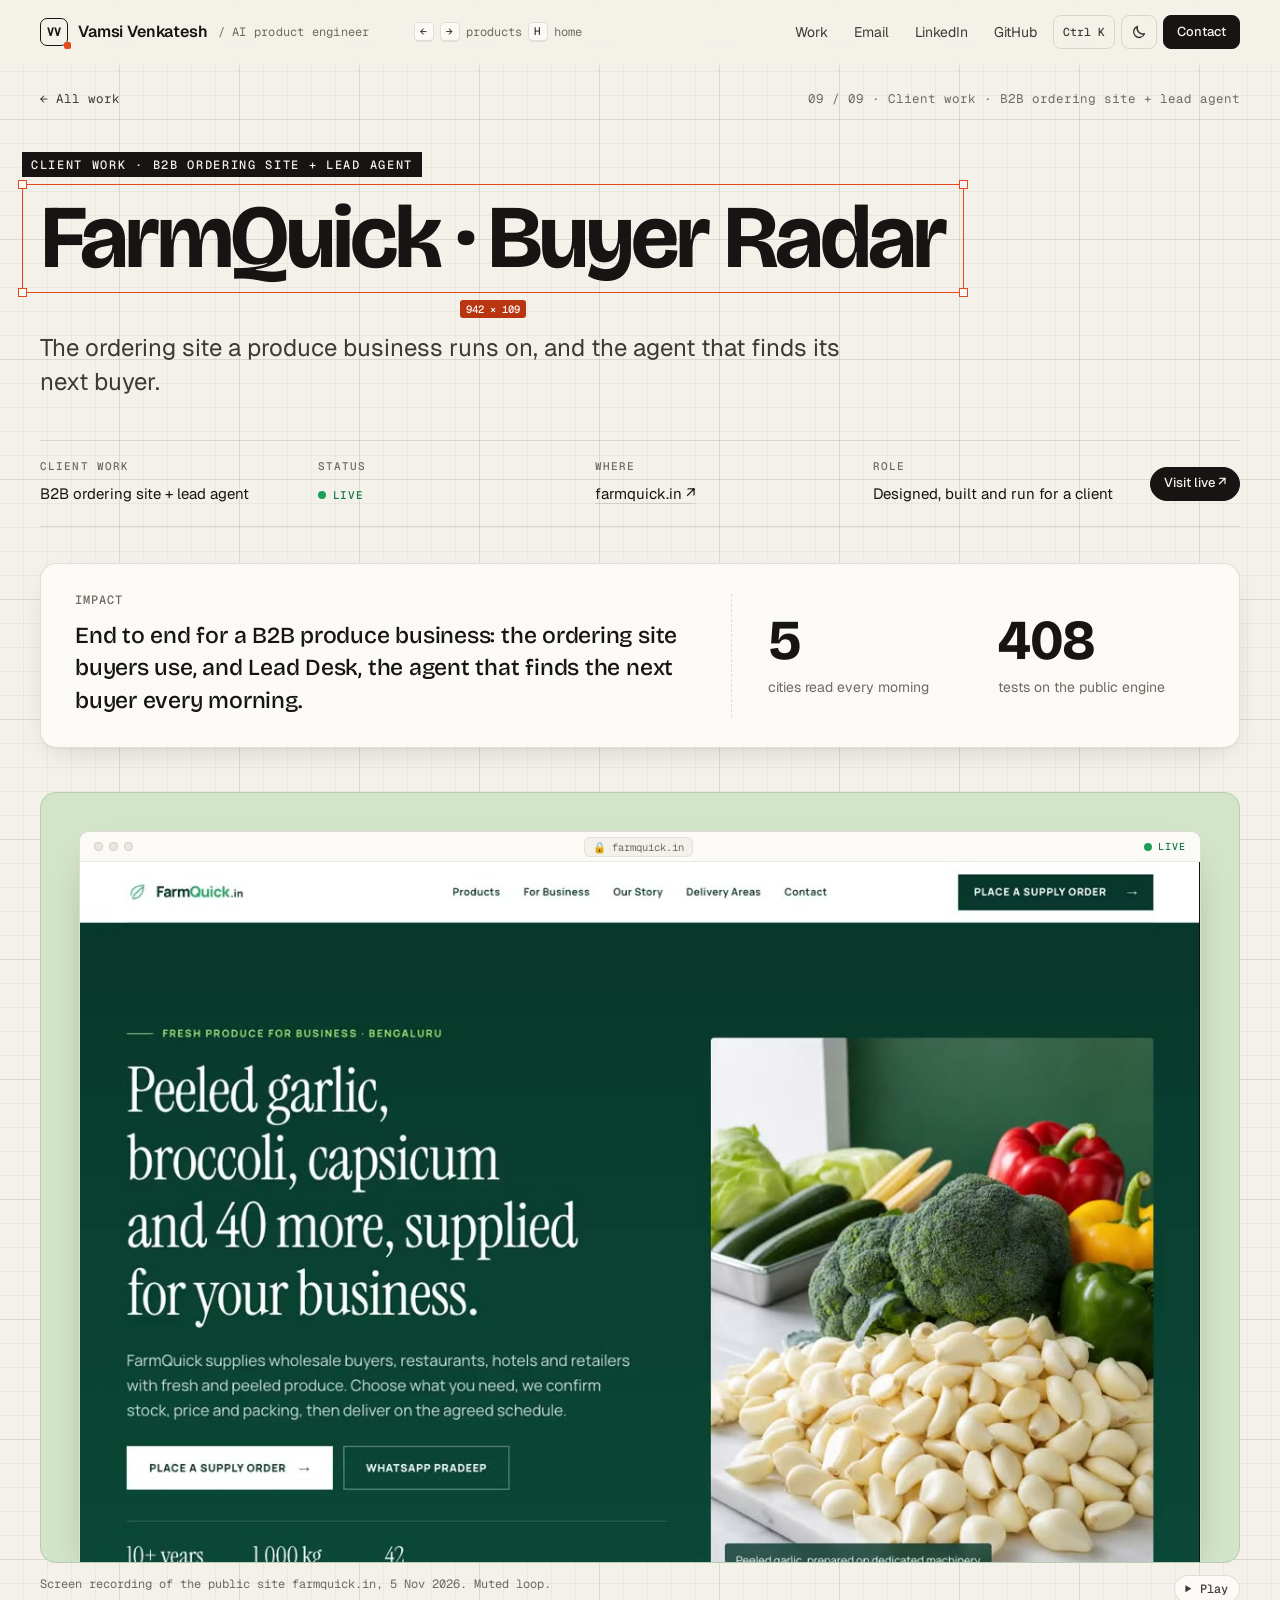
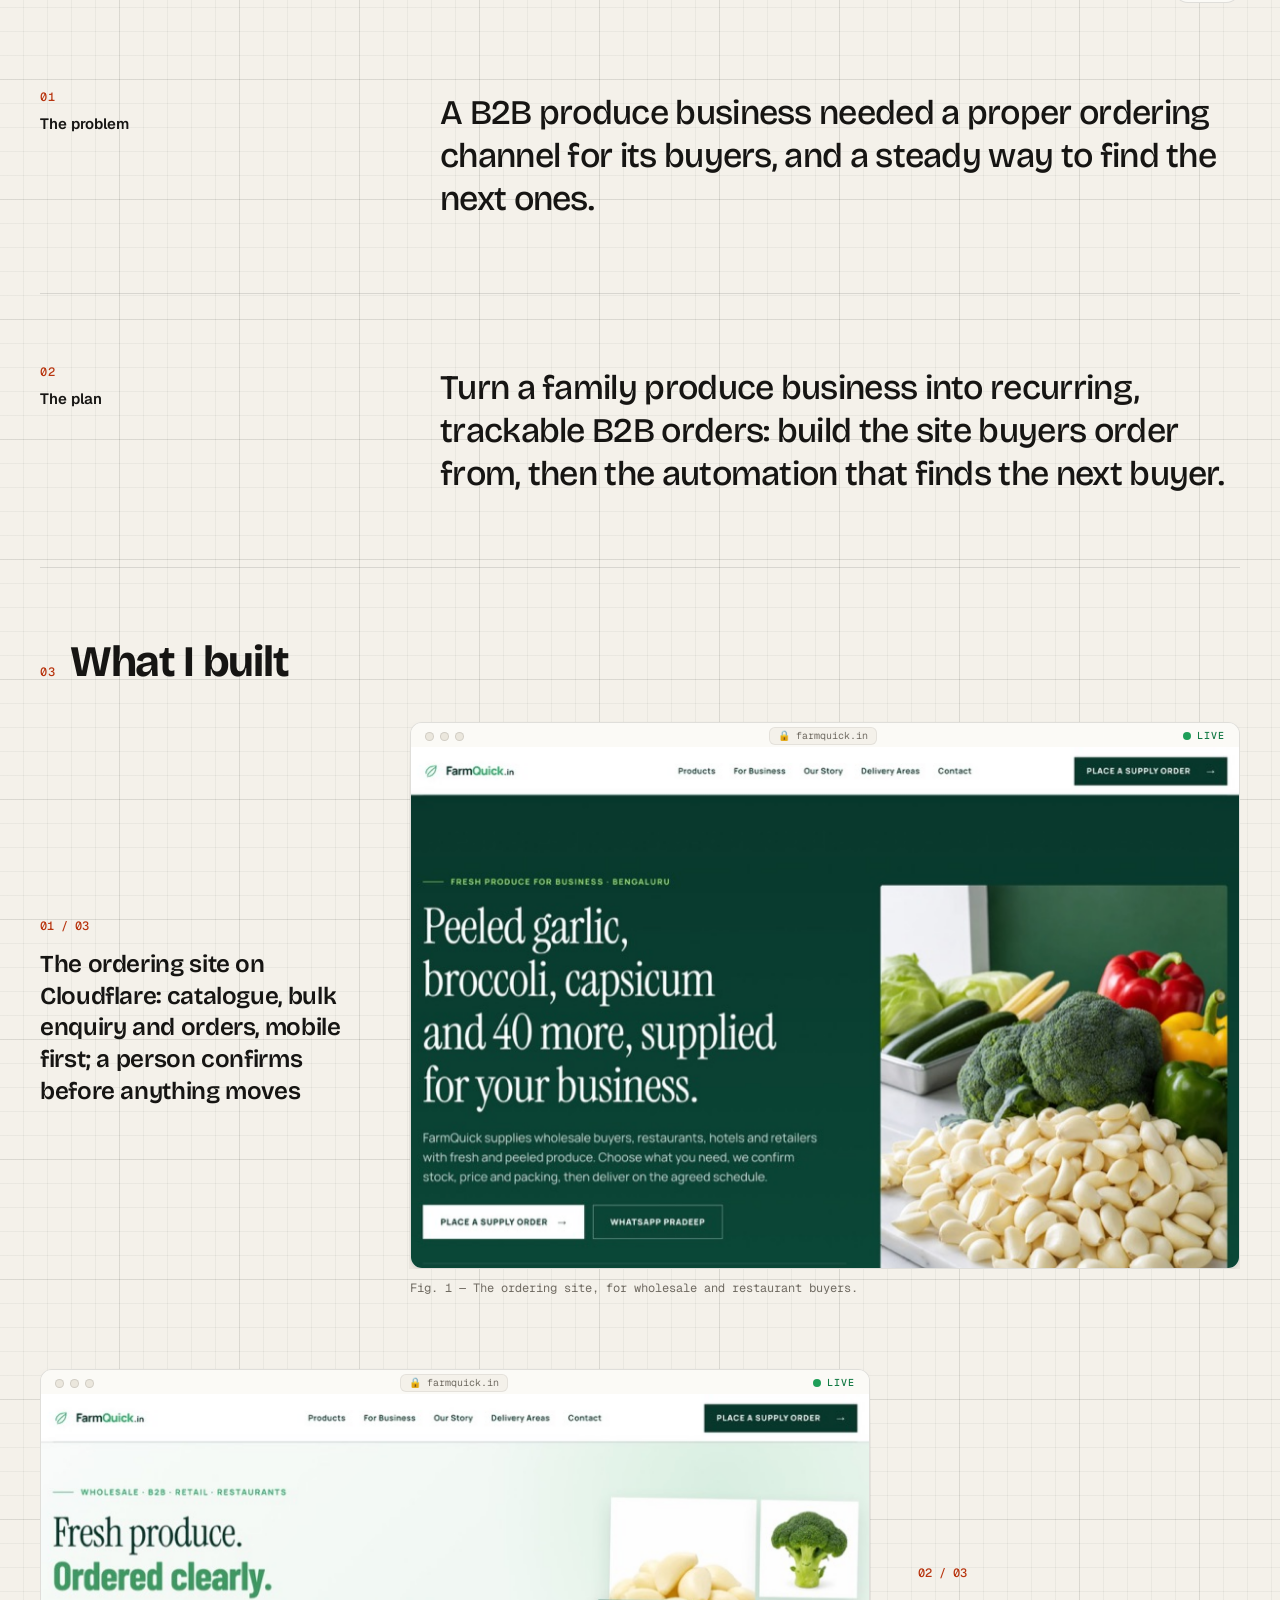
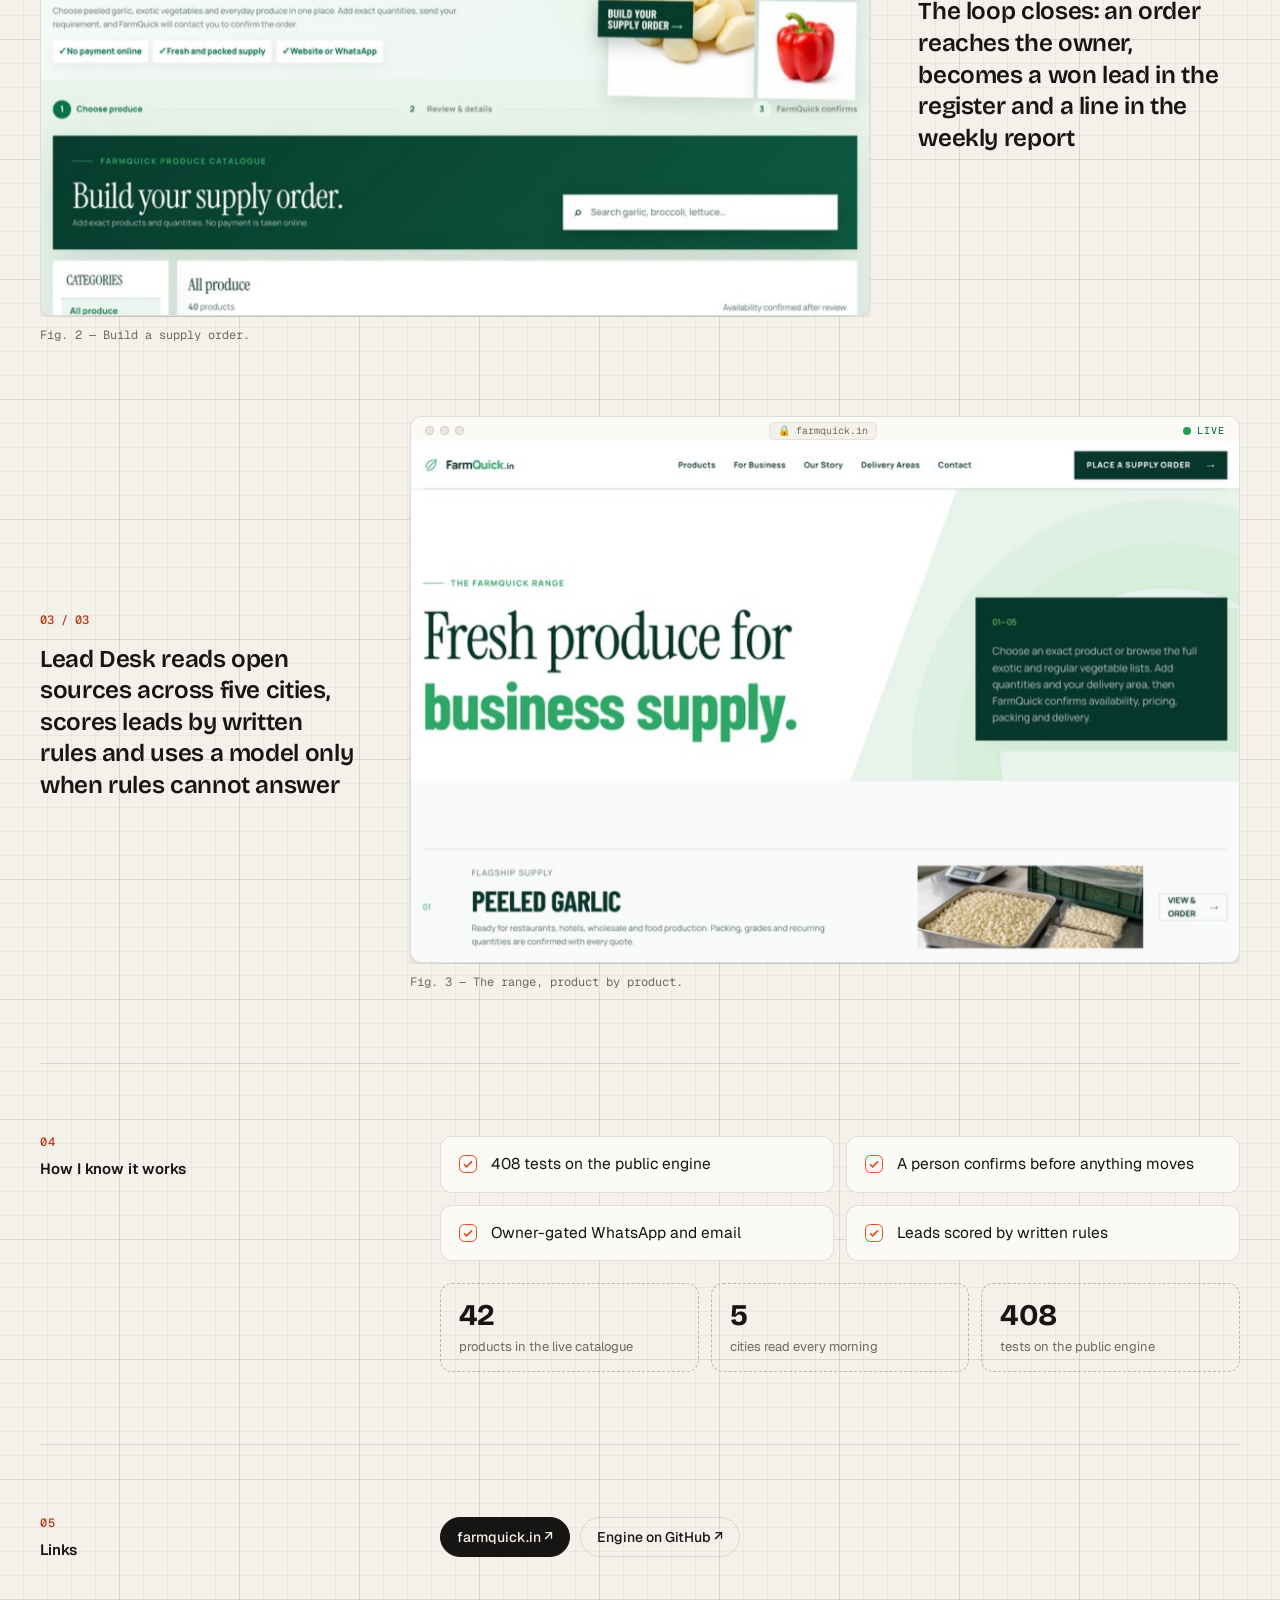
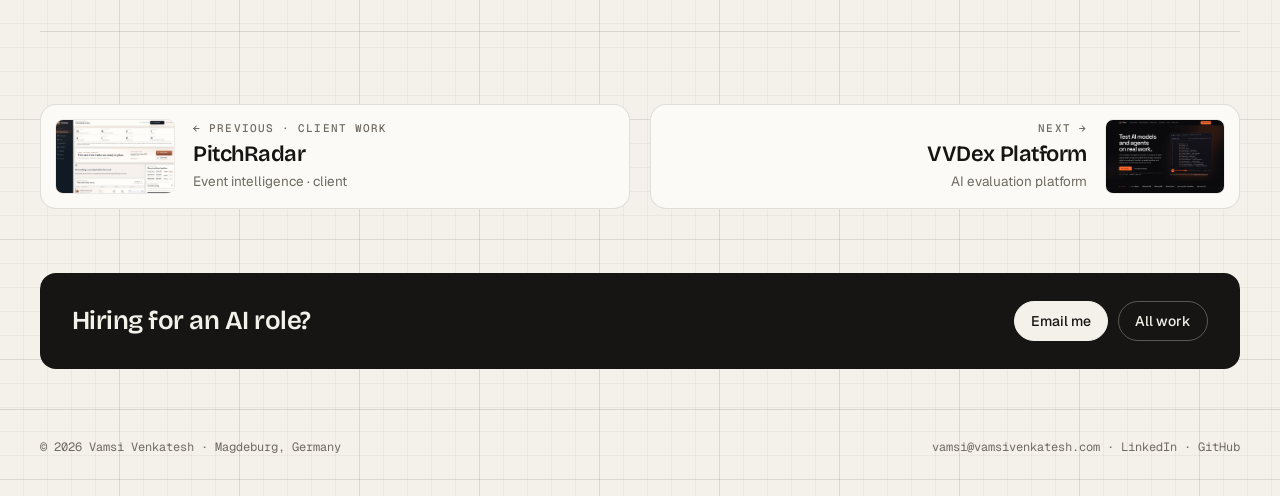
<file: work/farmquick/index.html>
<!doctype html>
<html lang="en">
<head>
<meta charset="utf-8">
<meta name="viewport" content="width=device-width, initial-scale=1">
<title>FarmQuick · Buyer Radar — case study · Vamsi Venkatesh</title>
<meta name="description" content="The ordering site a produce business runs on, and the agent that finds its next buyer.">
<meta name="theme-color" content="#f4f1ea" media="(prefers-color-scheme: light)">
<meta name="theme-color" content="#121110" media="(prefers-color-scheme: dark)">
<link rel="preconnect" href="https://fonts.googleapis.com">
<link rel="preconnect" href="https://fonts.gstatic.com" crossorigin>
<link rel="stylesheet" href="https://fonts.googleapis.com/css2?family=Bricolage+Grotesque:opsz,wght@12..96,400..800&family=Geist:wght@400;500;600&family=Geist+Mono:wght@400;500&display=swap">
<link rel="stylesheet" href="../../assets/site.css">
<script>document.documentElement.classList.add('js');try{var t=localStorage.getItem('vv-theme');if(t==='dark'||t==='light')document.documentElement.dataset.theme=t}catch(e){}</script>
</head>
<body data-page="case">
<a class="skip" href="#main">Skip to content</a>
<header class="top"><div class="wrap">
  <a class="brand" href="../../" aria-label="Vamsi Venkatesh, home"><span class="mark" aria-hidden="true">VV</span><span>Vamsi Venkatesh</span><small>/ AI product engineer</small></a>
  <div class="keys" aria-hidden="true"><kbd>←</kbd><kbd>→</kbd><span>products</span><kbd>H</kbd><span>home</span></div>
  <nav aria-label="Site">
    <a class="txt nav-work" href="../../work/">Work</a>
    <a class="txt hide-m" href="mailto:vamsi@vamsivenkatesh.com">Email</a>
    <a class="txt hide-m" href="https://www.linkedin.com/in/vamsivenkatesh" rel="noopener">LinkedIn</a>
    <a class="txt hide-s" href="https://github.com/vamsi-venkatesh" rel="noopener">GitHub</a>
    <button class="ibtn cmdk-btn" type="button" data-cmdk aria-label="Open the command bar (Ctrl+K)"><span class="k-mac">⌘K</span><span class="k-oth">Ctrl K</span></button>
    <button class="ibtn theme-btn" type="button" data-theme-toggle aria-label="Switch colour theme"><svg width="16" height="16" viewBox="0 0 16 16" aria-hidden="true"><path class="i-moon" d="M13.5 9.6A5.6 5.6 0 0 1 6.4 2.5a5.6 5.6 0 1 0 7.1 7.1Z" fill="none" stroke="currentColor" stroke-width="1.4" stroke-linejoin="round"/><g class="i-sun" fill="none" stroke="currentColor" stroke-width="1.4" stroke-linecap="round"><circle cx="8" cy="8" r="3"/><path d="M8 1.2v1.6M8 13.2v1.6M1.2 8h1.6M13.2 8h1.6M3.2 3.2l1.1 1.1M11.7 11.7l1.1 1.1M3.2 12.8l1.1-1.1M11.7 4.3l1.1-1.1"/></g></svg></button>
    <a class="pill sm" href="../../#build">Contact</a>
  </nav>
</div></header>
<main id="main">
  <div class="wrap">
    <nav class="crumbs" aria-label="Breadcrumb"><a href="../../work/">← All work</a><span>09 / 09 · Client work · B2B ordering site + lead agent</span></nav>
    <header class="case-top">
      <div class="select"><span class="h"></span><span class="h"></span><span class="h"></span><span class="h"></span><span class="tag">CLIENT WORK · B2B ORDERING SITE + LEAD AGENT</span><h1 class="title" data-vt-title>FarmQuick · Buyer Radar</h1><span class="dim" aria-hidden="true"></span></div>
      <p class="outcome">The ordering site a produce business runs on, and the agent that finds its next buyer.</p>
      <dl class="meta">
        <div><dt>Client work</dt><dd>B2B ordering site + lead agent</dd></div>
        <div><dt>Status</dt><dd><span class="status live"><i class="dot live"></i>Live</span></dd></div>
        <div><dt>Where</dt><dd><a href="https://farmquick.in/" rel="noopener">farmquick.in ↗</a></dd></div>
        <div><dt>Role</dt><dd>Designed, built and run for a client</dd></div>
        <div class="visit"><a class="pill sm" href="https://farmquick.in/" rel="noopener">Visit live ↗</a></div>
      </dl>
      <div class="impact" data-reveal><div><div class="eyebrow">Impact</div><p>End to end for a B2B produce business: the ordering site buyers use, and Lead Desk, the agent that finds the next buyer every morning.</p></div><div class="nums"><div><strong data-count="5">5</strong><span>cities read every morning</span></div><div><strong data-count="408">408</strong><span>tests on the public engine</span></div></div></div>
    </header>
    <figure class="hero-media" style="margin-left:0;margin-right:0">
      <div class="frame" data-vt-media style="--tint:color-mix(in srgb, #86C977 30%, var(--paper))"><div class="screen"><div class="chrome" aria-hidden="true"><span class="tl"><i></i><i></i><i></i></span><span class="host">🔒 farmquick.in</span><span class="st status live"><i class="dot live"></i>Live</span></div><div class="media"><video id="herovid" class="" muted loop playsinline preload="none" poster="../../media/farmquick.jpg" data-src="../../media/farmquick.mp4" aria-label="FarmQuick · Buyer Radar: screen recording of the public site"></video></div></div></div>
      <figcaption class="figcap"><span>Screen recording of the public site farmquick.in, 5 Nov 2026. Muted loop.</span><button class="playbtn" type="button" data-playtoggle="#herovid">❚❚ Pause</button></figcaption>
    </figure>
    <article>
      <div class="block"><div class="lab" data-reveal><div class="eyebrow"><b>01</b></div><h2>The problem</h2></div><p class="statement" data-reveal>A B2B produce business needed a proper ordering channel for its buyers, and a steady way to find the next ones.</p></div>
      <div class="block"><div class="lab" data-reveal><div class="eyebrow"><b>02</b></div><h2>The plan</h2></div><p class="statement" data-reveal>Turn a family produce business into recurring, trackable B2B orders: build the site buyers order from, then the automation that finds the next buyer.</p></div>
      <div class="block wide"><div class="lab" data-reveal><div class="eyebrow"><b>03</b></div><h2>What I built</h2></div><div class="built">
        <div class="bitem" data-reveal>
          <div class="btxt"><span class="num">01 / 03</span><h3>The ordering site on Cloudflare: catalogue, bulk enquiry and orders, mobile first; a person confirms before anything moves</h3></div>
          <figure><div class="shot" data-wipe><div class="chrome" aria-hidden="true"><span class="tl"><i></i><i></i><i></i></span><span class="host">🔒 farmquick.in</span><span class="st status live"><i class="dot live"></i>Live</span></div><img data-depth src="../../assets/shots/farmquick-a-1800.jpg" srcset="../../assets/shots/farmquick-a-900.jpg 900w, ../../assets/shots/farmquick-a-1800.jpg 1800w" sizes="(max-width: 820px) 100vw, 720px" width="1800" height="1125" loading="lazy" decoding="async" alt="FarmQuick · Buyer Radar: The ordering site, for wholesale and restaurant buyers."></div><figcaption>Fig. 1 — The ordering site, for wholesale and restaurant buyers.</figcaption></figure>
        </div>
        <div class="bitem" data-reveal>
          <div class="btxt"><span class="num">02 / 03</span><h3>The loop closes: an order reaches the owner, becomes a won lead in the register and a line in the weekly report</h3></div>
          <figure><div class="shot" data-wipe><div class="chrome" aria-hidden="true"><span class="tl"><i></i><i></i><i></i></span><span class="host">🔒 farmquick.in</span><span class="st status live"><i class="dot live"></i>Live</span></div><img data-depth src="../../assets/shots/farmquick-b-1800.jpg" srcset="../../assets/shots/farmquick-b-900.jpg 900w, ../../assets/shots/farmquick-b-1800.jpg 1800w" sizes="(max-width: 820px) 100vw, 720px" width="1800" height="1125" loading="lazy" decoding="async" alt="FarmQuick · Buyer Radar: Build a supply order."></div><figcaption>Fig. 2 — Build a supply order.</figcaption></figure>
        </div>
        <div class="bitem" data-reveal>
          <div class="btxt"><span class="num">03 / 03</span><h3>Lead Desk reads open sources across five cities, scores leads by written rules and uses a model only when rules cannot answer</h3></div>
          <figure><div class="shot" data-wipe><div class="chrome" aria-hidden="true"><span class="tl"><i></i><i></i><i></i></span><span class="host">🔒 farmquick.in</span><span class="st status live"><i class="dot live"></i>Live</span></div><img data-depth src="../../assets/shots/farmquick-c-1800.jpg" srcset="../../assets/shots/farmquick-c-900.jpg 900w, ../../assets/shots/farmquick-c-1800.jpg 1800w" sizes="(max-width: 820px) 100vw, 720px" width="1800" height="1125" loading="lazy" decoding="async" alt="FarmQuick · Buyer Radar: The range, product by product."></div><figcaption>Fig. 3 — The range, product by product.</figcaption></figure>
        </div>
      </div></div>
      <div class="block"><div class="lab" data-reveal><div class="eyebrow"><b>04</b></div><h2>How I know it works</h2></div><div data-reveal><div class="checks"><div class="check"><svg width="18" height="18" viewBox="0 0 18 18" aria-hidden="true"><rect x=".5" y=".5" width="17" height="17" rx="5" fill="none" stroke="var(--accent)"/><path d="m5 9.2 2.6 2.6L13 6.4" fill="none" stroke="var(--accent)" stroke-width="1.6"/></svg><span>408 tests on the public engine</span></div><div class="check"><svg width="18" height="18" viewBox="0 0 18 18" aria-hidden="true"><rect x=".5" y=".5" width="17" height="17" rx="5" fill="none" stroke="var(--accent)"/><path d="m5 9.2 2.6 2.6L13 6.4" fill="none" stroke="var(--accent)" stroke-width="1.6"/></svg><span>A person confirms before anything moves</span></div><div class="check"><svg width="18" height="18" viewBox="0 0 18 18" aria-hidden="true"><rect x=".5" y=".5" width="17" height="17" rx="5" fill="none" stroke="var(--accent)"/><path d="m5 9.2 2.6 2.6L13 6.4" fill="none" stroke="var(--accent)" stroke-width="1.6"/></svg><span>Owner-gated WhatsApp and email</span></div><div class="check"><svg width="18" height="18" viewBox="0 0 18 18" aria-hidden="true"><rect x=".5" y=".5" width="17" height="17" rx="5" fill="none" stroke="var(--accent)"/><path d="m5 9.2 2.6 2.6L13 6.4" fill="none" stroke="var(--accent)" stroke-width="1.6"/></svg><span>Leads scored by written rules</span></div></div>
        <div class="stage"><div><strong>42</strong><span>products in the live catalogue</span></div><div><strong>5</strong><span>cities read every morning</span></div><div><strong>408</strong><span>tests on the public engine</span></div></div></div></div>
      <div class="block"><div class="lab" data-reveal><div class="eyebrow"><b>05</b></div><h2>Links</h2></div><div class="links" data-reveal><a class="pill " href="https://farmquick.in/" rel="noopener">farmquick.in ↗</a><a class="pill ghost" href="https://github.com/vamsi-venkatesh/buyer-radar" rel="noopener">Engine on GitHub ↗</a></div></div>
    </article>
    <nav class="pn" aria-label="More products">
      <a href="../../work/pitchradar/"><img src="../../media/pitchradar.jpg" alt="" loading="lazy" width="1200" height="750"><div><small>← Previous · client work</small><b>PitchRadar</b><span>Event intelligence · client</span></div></a>
      <a class="next" href="../../work/vvdex-platform/"><img src="../../media/vvdex-platform.jpg" alt="" loading="lazy" width="1200" height="750"><div><small>Next →</small><b>VVDex Platform</b><span>AI evaluation platform</span></div></a>
    </nav>
    <div class="cta-strip"><h3>Hiring for an AI role?</h3><div class="ctas"><a class="pill" href="mailto:vamsi@vamsivenkatesh.com">Email me</a><a class="pill ghost" href="../../work/">All work</a></div></div>
  </div>
</main>
<script type="application/json" id="routes">{"cases":["../../work/vvdex-platform/","../../work/conxto/","../../work/vvdex-engine/","../../work/unboundpdf/","../../work/conxfolio/","../../work/forecasting/","../../work/vvdex-trading/","../../work/pitchradar/","../../work/farmquick/"],"prev":"../../work/pitchradar/","next":"../../work/vvdex-platform/","home":"../../"}</script>
<footer class="foot"><div class="wrap">
  <span>© 2026 Vamsi Venkatesh · Magdeburg, Germany</span>
  <span><a href="mailto:vamsi@vamsivenkatesh.com">vamsi@vamsivenkatesh.com</a> · <a href="https://www.linkedin.com/in/vamsivenkatesh" rel="noopener">LinkedIn</a> · <a href="https://github.com/vamsi-venkatesh" rel="noopener">GitHub</a></span>
</div></footer>
<div class="cmdk" id="cmdk" hidden role="dialog" aria-modal="true" aria-label="Command bar">
  <div class="cmdk-box">
    <div class="cmdk-in"><span class="mono" aria-hidden="true">›</span><input id="cmdk-q" type="text" placeholder="Jump to a product, a section, email…" autocomplete="off" spellcheck="false" role="combobox" aria-expanded="true" aria-controls="cmdk-list" aria-autocomplete="list"><kbd>Esc</kbd></div>
    <ul id="cmdk-list" role="listbox"></ul>
    <div class="cmdk-foot mono"><span><kbd>↑</kbd><kbd>↓</kbd> move</span><span><kbd>↵</kbd> open</span></div>
  </div>
</div>
<script type="application/json" id="cmdk-data">{"base":"../../","items":[{"g":"Products","t":"VVDex Platform","s":"AI evaluation platform · Live","h":"../../work/vvdex-platform/","k":"1"},{"g":"Products","t":"Conxto","s":"AI job search · Live","h":"../../work/conxto/","k":"2"},{"g":"Products","t":"VVDex Engine","s":"AI service engine · Live","h":"../../work/vvdex-engine/","k":"3"},{"g":"Products","t":"UnboundPDF","s":"Browser PDF suite · Live","h":"../../work/unboundpdf/","k":"4"},{"g":"Products","t":"Conxfolio","s":"Career suite · Live","h":"../../work/conxfolio/","k":"5"},{"g":"Products","t":"Forecasting","s":"Forecasting engine · Live","h":"../../work/forecasting/","k":"6"},{"g":"Products","t":"VVDex Trading","s":"Market research · Research","h":"../../work/vvdex-trading/","k":"7"},{"g":"Client work","t":"PitchRadar","s":"Event intelligence · client · Private","h":"../../work/pitchradar/","k":"8"},{"g":"Client work","t":"FarmQuick · Buyer Radar","s":"B2B ordering site + lead agent · client · Live","h":"../../work/farmquick/","k":"9"},{"g":"Sections","t":"Work index","s":"All 9: 7 products + 2 client works","h":"../../work/"},{"g":"Sections","t":"Products, one by one","s":"Home","h":"../../#work"},{"g":"Sections","t":"Client work","s":"Home","h":"../../#clients"},{"g":"Sections","t":"End to end board","s":"Home","h":"../../#main"},{"g":"Sections","t":"How I build","s":"Home","h":"../../#how"},{"g":"Sections","t":"Proof of shipping","s":"Home","h":"../../#proof"},{"g":"Sections","t":"Recently shipped","s":"Home","h":"../../#shipped"},{"g":"Sections","t":"What should we build?","s":"Home","h":"../../#build"},{"g":"Sections","t":"Contact","s":"Home","h":"../../#contact"},{"g":"Contact","t":"Email Vamsi","s":"vamsi@vamsivenkatesh.com","h":"mailto:vamsi@vamsivenkatesh.com"},{"g":"Contact","t":"LinkedIn","s":"linkedin.com/in/vamsivenkatesh","h":"https://www.linkedin.com/in/vamsivenkatesh","ext":1},{"g":"Contact","t":"GitHub","s":"github.com/vamsi-venkatesh","h":"https://github.com/vamsi-venkatesh","ext":1},{"g":"Board","t":"Switch dark / light","s":"Theme","act":"theme"},{"g":"Board","t":"Reset the board","s":"Put every note back","act":"reset"}]}</script>
<script src="../../assets/site.js" defer></script>
</body></html>
</file>
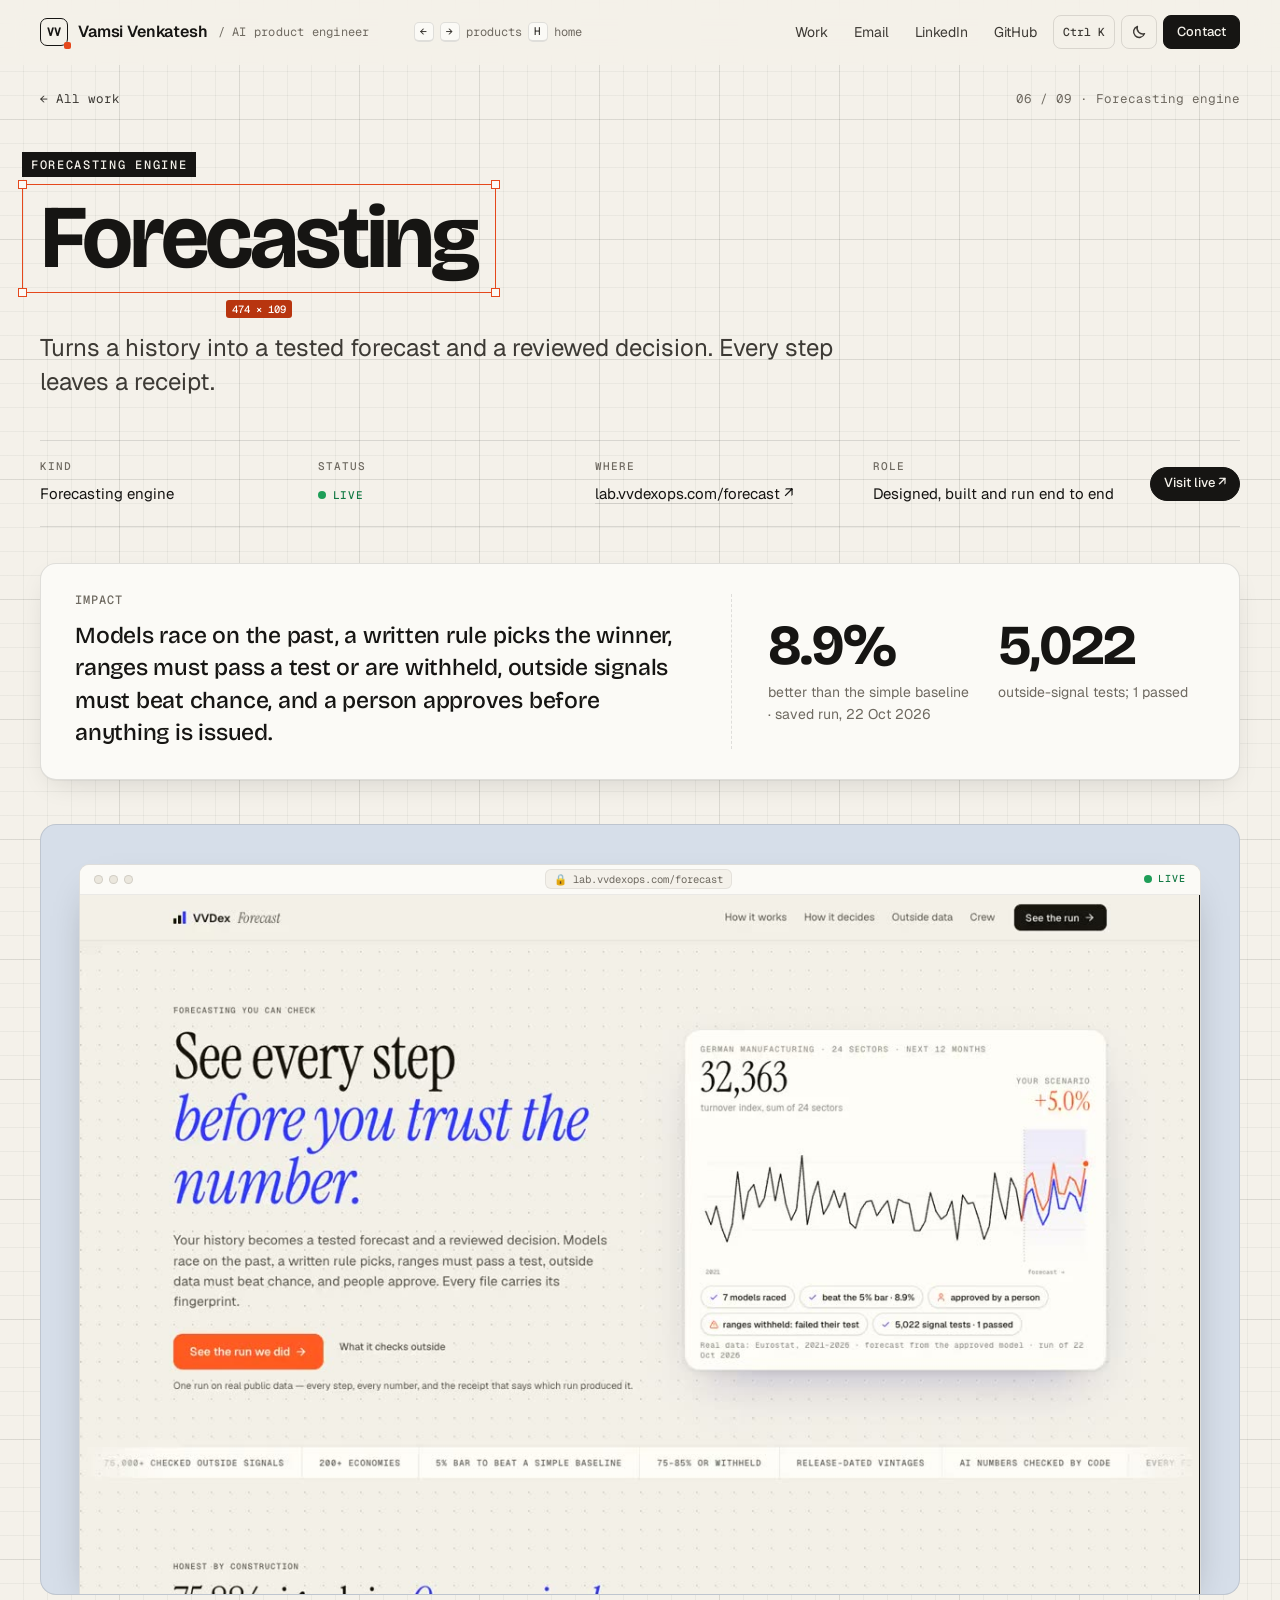
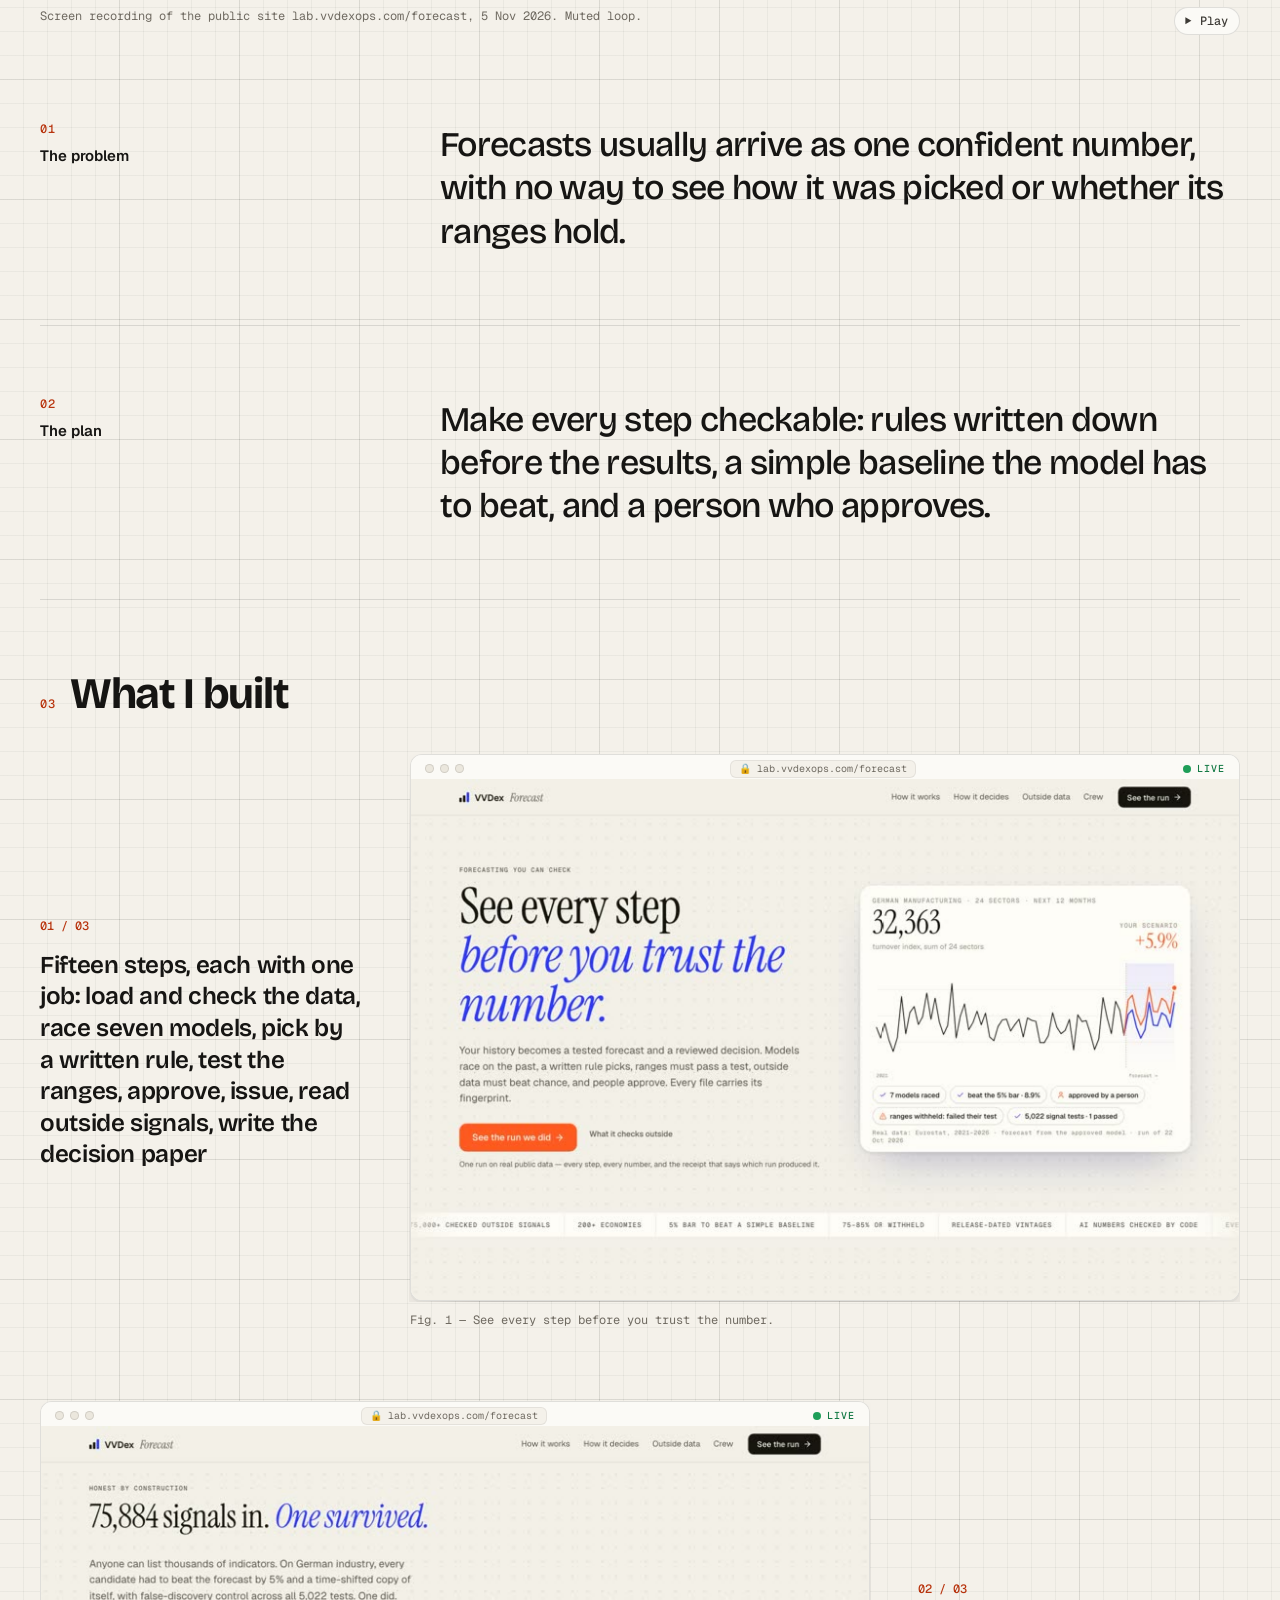
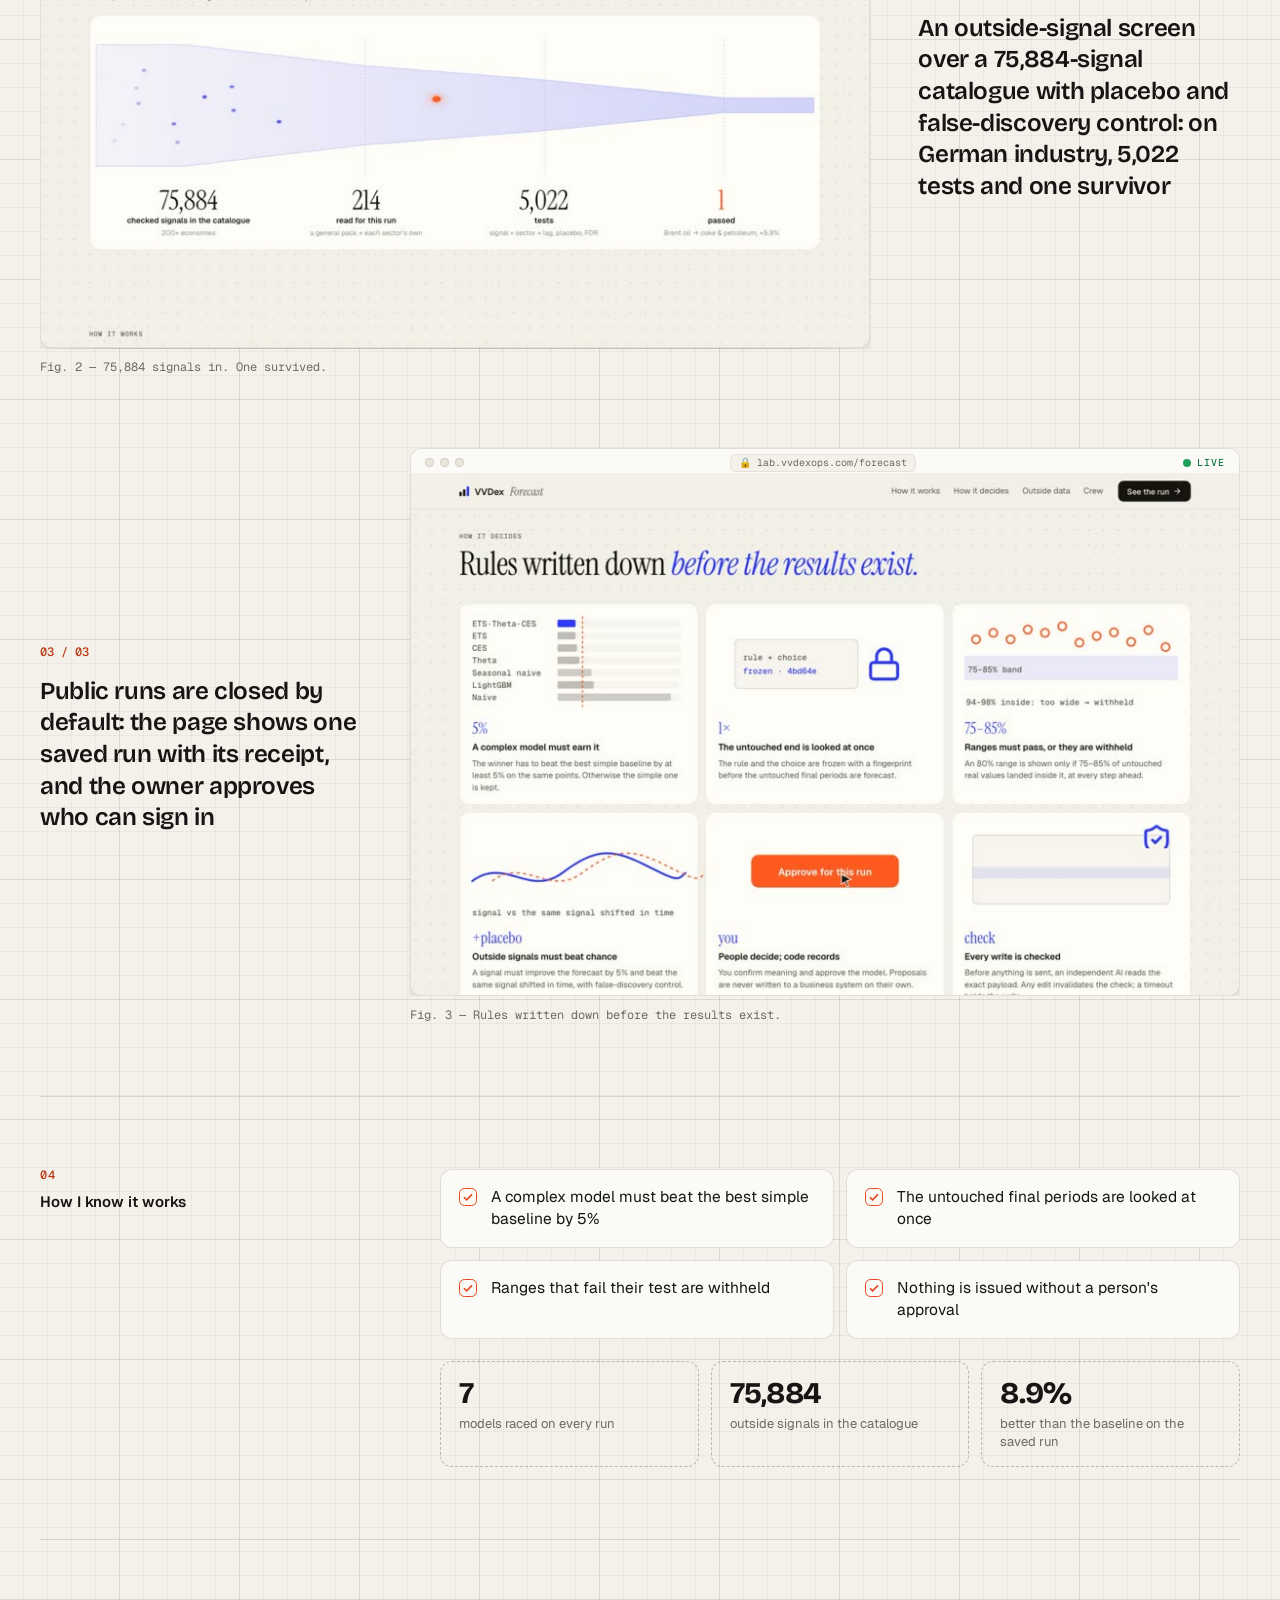
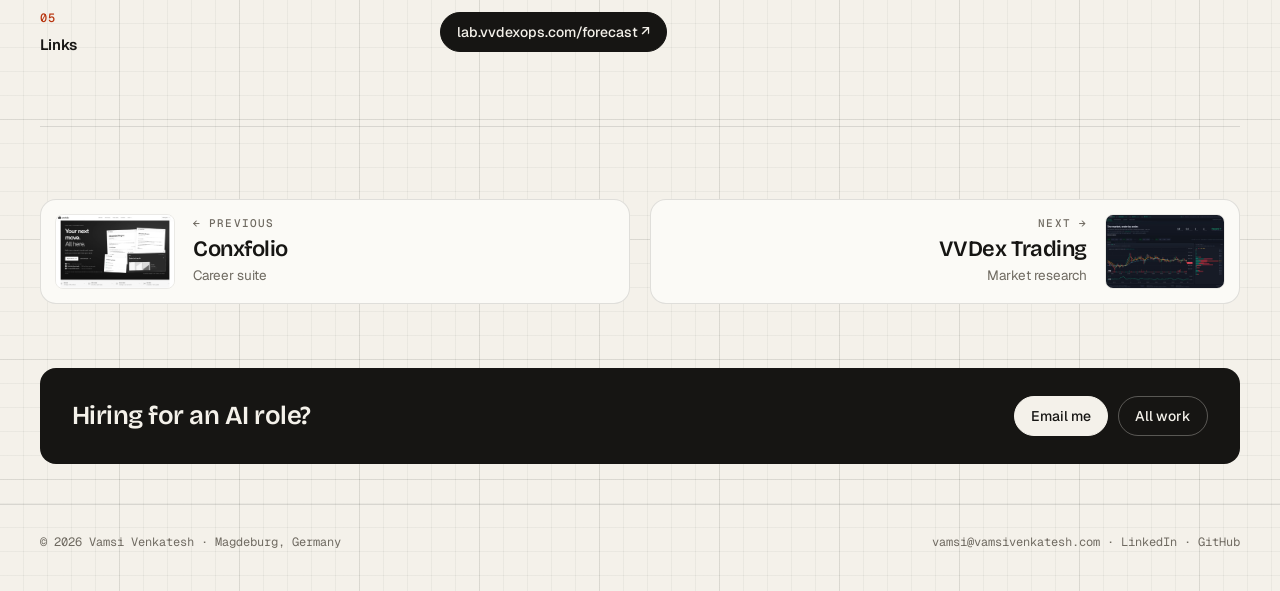
<file: work/forecasting/index.html>
<!doctype html>
<html lang="en">
<head>
<meta charset="utf-8">
<meta name="viewport" content="width=device-width, initial-scale=1">
<title>Forecasting — case study · Vamsi Venkatesh</title>
<meta name="description" content="Turns a history into a tested forecast and a reviewed decision. Every step leaves a receipt.">
<meta name="theme-color" content="#f4f1ea" media="(prefers-color-scheme: light)">
<meta name="theme-color" content="#121110" media="(prefers-color-scheme: dark)">
<link rel="preconnect" href="https://fonts.googleapis.com">
<link rel="preconnect" href="https://fonts.gstatic.com" crossorigin>
<link rel="stylesheet" href="https://fonts.googleapis.com/css2?family=Bricolage+Grotesque:opsz,wght@12..96,400..800&family=Geist:wght@400;500;600&family=Geist+Mono:wght@400;500&display=swap">
<link rel="stylesheet" href="../../assets/site.css">
<script>document.documentElement.classList.add('js');try{var t=localStorage.getItem('vv-theme');if(t==='dark'||t==='light')document.documentElement.dataset.theme=t}catch(e){}</script>
</head>
<body data-page="case">
<a class="skip" href="#main">Skip to content</a>
<header class="top"><div class="wrap">
  <a class="brand" href="../../" aria-label="Vamsi Venkatesh, home"><span class="mark" aria-hidden="true">VV</span><span>Vamsi Venkatesh</span><small>/ AI product engineer</small></a>
  <div class="keys" aria-hidden="true"><kbd>←</kbd><kbd>→</kbd><span>products</span><kbd>H</kbd><span>home</span></div>
  <nav aria-label="Site">
    <a class="txt nav-work" href="../../work/">Work</a>
    <a class="txt hide-m" href="mailto:vamsi@vamsivenkatesh.com">Email</a>
    <a class="txt hide-m" href="https://www.linkedin.com/in/vamsivenkatesh" rel="noopener">LinkedIn</a>
    <a class="txt hide-s" href="https://github.com/vamsi-venkatesh" rel="noopener">GitHub</a>
    <button class="ibtn cmdk-btn" type="button" data-cmdk aria-label="Open the command bar (Ctrl+K)"><span class="k-mac">⌘K</span><span class="k-oth">Ctrl K</span></button>
    <button class="ibtn theme-btn" type="button" data-theme-toggle aria-label="Switch colour theme"><svg width="16" height="16" viewBox="0 0 16 16" aria-hidden="true"><path class="i-moon" d="M13.5 9.6A5.6 5.6 0 0 1 6.4 2.5a5.6 5.6 0 1 0 7.1 7.1Z" fill="none" stroke="currentColor" stroke-width="1.4" stroke-linejoin="round"/><g class="i-sun" fill="none" stroke="currentColor" stroke-width="1.4" stroke-linecap="round"><circle cx="8" cy="8" r="3"/><path d="M8 1.2v1.6M8 13.2v1.6M1.2 8h1.6M13.2 8h1.6M3.2 3.2l1.1 1.1M11.7 11.7l1.1 1.1M3.2 12.8l1.1-1.1M11.7 4.3l1.1-1.1"/></g></svg></button>
    <a class="pill sm" href="../../#build">Contact</a>
  </nav>
</div></header>
<main id="main">
  <div class="wrap">
    <nav class="crumbs" aria-label="Breadcrumb"><a href="../../work/">← All work</a><span>06 / 09 · Forecasting engine</span></nav>
    <header class="case-top">
      <div class="select"><span class="h"></span><span class="h"></span><span class="h"></span><span class="h"></span><span class="tag">FORECASTING ENGINE</span><h1 class="title" data-vt-title>Forecasting</h1><span class="dim" aria-hidden="true"></span></div>
      <p class="outcome">Turns a history into a tested forecast and a reviewed decision. Every step leaves a receipt.</p>
      <dl class="meta">
        <div><dt>Kind</dt><dd>Forecasting engine</dd></div>
        <div><dt>Status</dt><dd><span class="status live"><i class="dot live"></i>Live</span></dd></div>
        <div><dt>Where</dt><dd><a href="https://lab.vvdexops.com/forecast/" rel="noopener">lab.vvdexops.com/forecast ↗</a></dd></div>
        <div><dt>Role</dt><dd>Designed, built and run end to end</dd></div>
        <div class="visit"><a class="pill sm" href="https://lab.vvdexops.com/forecast/" rel="noopener">Visit live ↗</a></div>
      </dl>
      <div class="impact" data-reveal><div><div class="eyebrow">Impact</div><p>Models race on the past, a written rule picks the winner, ranges must pass a test or are withheld, outside signals must beat chance, and a person approves before anything is issued.</p></div><div class="nums"><div><strong>8.9%</strong><span>better than the simple baseline · saved run, 22 Oct 2026</span></div><div><strong data-count="5022">5,022</strong><span>outside-signal tests; 1 passed</span></div></div></div>
    </header>
    <figure class="hero-media" style="margin-left:0;margin-right:0">
      <div class="frame" data-vt-media style="--tint:color-mix(in srgb, #8FB3E6 30%, var(--paper))"><div class="screen"><div class="chrome" aria-hidden="true"><span class="tl"><i></i><i></i><i></i></span><span class="host">🔒 lab.vvdexops.com/forecast</span><span class="st status live"><i class="dot live"></i>Live</span></div><div class="media"><video id="herovid" class="" muted loop playsinline preload="none" poster="../../media/forecasting.jpg" data-src="../../media/forecasting.mp4" aria-label="Forecasting: screen recording of the public site"></video></div></div></div>
      <figcaption class="figcap"><span>Screen recording of the public site lab.vvdexops.com/forecast, 5 Nov 2026. Muted loop.</span><button class="playbtn" type="button" data-playtoggle="#herovid">❚❚ Pause</button></figcaption>
    </figure>
    <article>
      <div class="block"><div class="lab" data-reveal><div class="eyebrow"><b>01</b></div><h2>The problem</h2></div><p class="statement" data-reveal>Forecasts usually arrive as one confident number, with no way to see how it was picked or whether its ranges hold.</p></div>
      <div class="block"><div class="lab" data-reveal><div class="eyebrow"><b>02</b></div><h2>The plan</h2></div><p class="statement" data-reveal>Make every step checkable: rules written down before the results, a simple baseline the model has to beat, and a person who approves.</p></div>
      <div class="block wide"><div class="lab" data-reveal><div class="eyebrow"><b>03</b></div><h2>What I built</h2></div><div class="built">
        <div class="bitem" data-reveal>
          <div class="btxt"><span class="num">01 / 03</span><h3>Fifteen steps, each with one job: load and check the data, race seven models, pick by a written rule, test the ranges, approve, issue, read outside signals, write the decision paper</h3></div>
          <figure><div class="shot" data-wipe><div class="chrome" aria-hidden="true"><span class="tl"><i></i><i></i><i></i></span><span class="host">🔒 lab.vvdexops.com/forecast</span><span class="st status live"><i class="dot live"></i>Live</span></div><img data-depth src="../../assets/shots/forecast-a-1800.jpg" srcset="../../assets/shots/forecast-a-900.jpg 900w, ../../assets/shots/forecast-a-1800.jpg 1800w" sizes="(max-width: 820px) 100vw, 720px" width="1800" height="1125" loading="lazy" decoding="async" alt="Forecasting: See every step before you trust the number."></div><figcaption>Fig. 1 — See every step before you trust the number.</figcaption></figure>
        </div>
        <div class="bitem" data-reveal>
          <div class="btxt"><span class="num">02 / 03</span><h3>An outside-signal screen over a 75,884-signal catalogue with placebo and false-discovery control: on German industry, 5,022 tests and one survivor</h3></div>
          <figure><div class="shot" data-wipe><div class="chrome" aria-hidden="true"><span class="tl"><i></i><i></i><i></i></span><span class="host">🔒 lab.vvdexops.com/forecast</span><span class="st status live"><i class="dot live"></i>Live</span></div><img data-depth src="../../assets/shots/forecast-b-1800.jpg" srcset="../../assets/shots/forecast-b-900.jpg 900w, ../../assets/shots/forecast-b-1800.jpg 1800w" sizes="(max-width: 820px) 100vw, 720px" width="1800" height="1125" loading="lazy" decoding="async" alt="Forecasting: 75,884 signals in. One survived."></div><figcaption>Fig. 2 — 75,884 signals in. One survived.</figcaption></figure>
        </div>
        <div class="bitem" data-reveal>
          <div class="btxt"><span class="num">03 / 03</span><h3>Public runs are closed by default: the page shows one saved run with its receipt, and the owner approves who can sign in</h3></div>
          <figure><div class="shot" data-wipe><div class="chrome" aria-hidden="true"><span class="tl"><i></i><i></i><i></i></span><span class="host">🔒 lab.vvdexops.com/forecast</span><span class="st status live"><i class="dot live"></i>Live</span></div><img data-depth src="../../assets/shots/forecast-c-1800.jpg" srcset="../../assets/shots/forecast-c-900.jpg 900w, ../../assets/shots/forecast-c-1800.jpg 1800w" sizes="(max-width: 820px) 100vw, 720px" width="1800" height="1125" loading="lazy" decoding="async" alt="Forecasting: Rules written down before the results exist."></div><figcaption>Fig. 3 — Rules written down before the results exist.</figcaption></figure>
        </div>
      </div></div>
      <div class="block"><div class="lab" data-reveal><div class="eyebrow"><b>04</b></div><h2>How I know it works</h2></div><div data-reveal><div class="checks"><div class="check"><svg width="18" height="18" viewBox="0 0 18 18" aria-hidden="true"><rect x=".5" y=".5" width="17" height="17" rx="5" fill="none" stroke="var(--accent)"/><path d="m5 9.2 2.6 2.6L13 6.4" fill="none" stroke="var(--accent)" stroke-width="1.6"/></svg><span>A complex model must beat the best simple baseline by 5%</span></div><div class="check"><svg width="18" height="18" viewBox="0 0 18 18" aria-hidden="true"><rect x=".5" y=".5" width="17" height="17" rx="5" fill="none" stroke="var(--accent)"/><path d="m5 9.2 2.6 2.6L13 6.4" fill="none" stroke="var(--accent)" stroke-width="1.6"/></svg><span>The untouched final periods are looked at once</span></div><div class="check"><svg width="18" height="18" viewBox="0 0 18 18" aria-hidden="true"><rect x=".5" y=".5" width="17" height="17" rx="5" fill="none" stroke="var(--accent)"/><path d="m5 9.2 2.6 2.6L13 6.4" fill="none" stroke="var(--accent)" stroke-width="1.6"/></svg><span>Ranges that fail their test are withheld</span></div><div class="check"><svg width="18" height="18" viewBox="0 0 18 18" aria-hidden="true"><rect x=".5" y=".5" width="17" height="17" rx="5" fill="none" stroke="var(--accent)"/><path d="m5 9.2 2.6 2.6L13 6.4" fill="none" stroke="var(--accent)" stroke-width="1.6"/></svg><span>Nothing is issued without a person's approval</span></div></div>
        <div class="stage"><div><strong>7</strong><span>models raced on every run</span></div><div><strong>75,884</strong><span>outside signals in the catalogue</span></div><div><strong>8.9%</strong><span>better than the baseline on the saved run</span></div></div></div></div>
      <div class="block"><div class="lab" data-reveal><div class="eyebrow"><b>05</b></div><h2>Links</h2></div><div class="links" data-reveal><a class="pill " href="https://lab.vvdexops.com/forecast/" rel="noopener">lab.vvdexops.com/forecast ↗</a></div></div>
    </article>
    <nav class="pn" aria-label="More products">
      <a href="../../work/conxfolio/"><img src="../../media/conxfolio.jpg" alt="" loading="lazy" width="1200" height="750"><div><small>← Previous</small><b>Conxfolio</b><span>Career suite</span></div></a>
      <a class="next" href="../../work/vvdex-trading/"><img src="../../media/vvdex-trading.jpg" alt="" loading="lazy" width="1200" height="750"><div><small>Next →</small><b>VVDex Trading</b><span>Market research</span></div></a>
    </nav>
    <div class="cta-strip"><h3>Hiring for an AI role?</h3><div class="ctas"><a class="pill" href="mailto:vamsi@vamsivenkatesh.com">Email me</a><a class="pill ghost" href="../../work/">All work</a></div></div>
  </div>
</main>
<script type="application/json" id="routes">{"cases":["../../work/vvdex-platform/","../../work/conxto/","../../work/vvdex-engine/","../../work/unboundpdf/","../../work/conxfolio/","../../work/forecasting/","../../work/vvdex-trading/","../../work/pitchradar/","../../work/farmquick/"],"prev":"../../work/conxfolio/","next":"../../work/vvdex-trading/","home":"../../"}</script>
<footer class="foot"><div class="wrap">
  <span>© 2026 Vamsi Venkatesh · Magdeburg, Germany</span>
  <span><a href="mailto:vamsi@vamsivenkatesh.com">vamsi@vamsivenkatesh.com</a> · <a href="https://www.linkedin.com/in/vamsivenkatesh" rel="noopener">LinkedIn</a> · <a href="https://github.com/vamsi-venkatesh" rel="noopener">GitHub</a></span>
</div></footer>
<div class="cmdk" id="cmdk" hidden role="dialog" aria-modal="true" aria-label="Command bar">
  <div class="cmdk-box">
    <div class="cmdk-in"><span class="mono" aria-hidden="true">›</span><input id="cmdk-q" type="text" placeholder="Jump to a product, a section, email…" autocomplete="off" spellcheck="false" role="combobox" aria-expanded="true" aria-controls="cmdk-list" aria-autocomplete="list"><kbd>Esc</kbd></div>
    <ul id="cmdk-list" role="listbox"></ul>
    <div class="cmdk-foot mono"><span><kbd>↑</kbd><kbd>↓</kbd> move</span><span><kbd>↵</kbd> open</span></div>
  </div>
</div>
<script type="application/json" id="cmdk-data">{"base":"../../","items":[{"g":"Products","t":"VVDex Platform","s":"AI evaluation platform · Live","h":"../../work/vvdex-platform/","k":"1"},{"g":"Products","t":"Conxto","s":"AI job search · Live","h":"../../work/conxto/","k":"2"},{"g":"Products","t":"VVDex Engine","s":"AI service engine · Live","h":"../../work/vvdex-engine/","k":"3"},{"g":"Products","t":"UnboundPDF","s":"Browser PDF suite · Live","h":"../../work/unboundpdf/","k":"4"},{"g":"Products","t":"Conxfolio","s":"Career suite · Live","h":"../../work/conxfolio/","k":"5"},{"g":"Products","t":"Forecasting","s":"Forecasting engine · Live","h":"../../work/forecasting/","k":"6"},{"g":"Products","t":"VVDex Trading","s":"Market research · Research","h":"../../work/vvdex-trading/","k":"7"},{"g":"Client work","t":"PitchRadar","s":"Event intelligence · client · Private","h":"../../work/pitchradar/","k":"8"},{"g":"Client work","t":"FarmQuick · Buyer Radar","s":"B2B ordering site + lead agent · client · Live","h":"../../work/farmquick/","k":"9"},{"g":"Sections","t":"Work index","s":"All 9: 7 products + 2 client works","h":"../../work/"},{"g":"Sections","t":"Products, one by one","s":"Home","h":"../../#work"},{"g":"Sections","t":"Client work","s":"Home","h":"../../#clients"},{"g":"Sections","t":"End to end board","s":"Home","h":"../../#main"},{"g":"Sections","t":"How I build","s":"Home","h":"../../#how"},{"g":"Sections","t":"Proof of shipping","s":"Home","h":"../../#proof"},{"g":"Sections","t":"Recently shipped","s":"Home","h":"../../#shipped"},{"g":"Sections","t":"What should we build?","s":"Home","h":"../../#build"},{"g":"Sections","t":"Contact","s":"Home","h":"../../#contact"},{"g":"Contact","t":"Email Vamsi","s":"vamsi@vamsivenkatesh.com","h":"mailto:vamsi@vamsivenkatesh.com"},{"g":"Contact","t":"LinkedIn","s":"linkedin.com/in/vamsivenkatesh","h":"https://www.linkedin.com/in/vamsivenkatesh","ext":1},{"g":"Contact","t":"GitHub","s":"github.com/vamsi-venkatesh","h":"https://github.com/vamsi-venkatesh","ext":1},{"g":"Board","t":"Switch dark / light","s":"Theme","act":"theme"},{"g":"Board","t":"Reset the board","s":"Put every note back","act":"reset"}]}</script>
<script src="../../assets/site.js" defer></script>
</body></html>
</file>
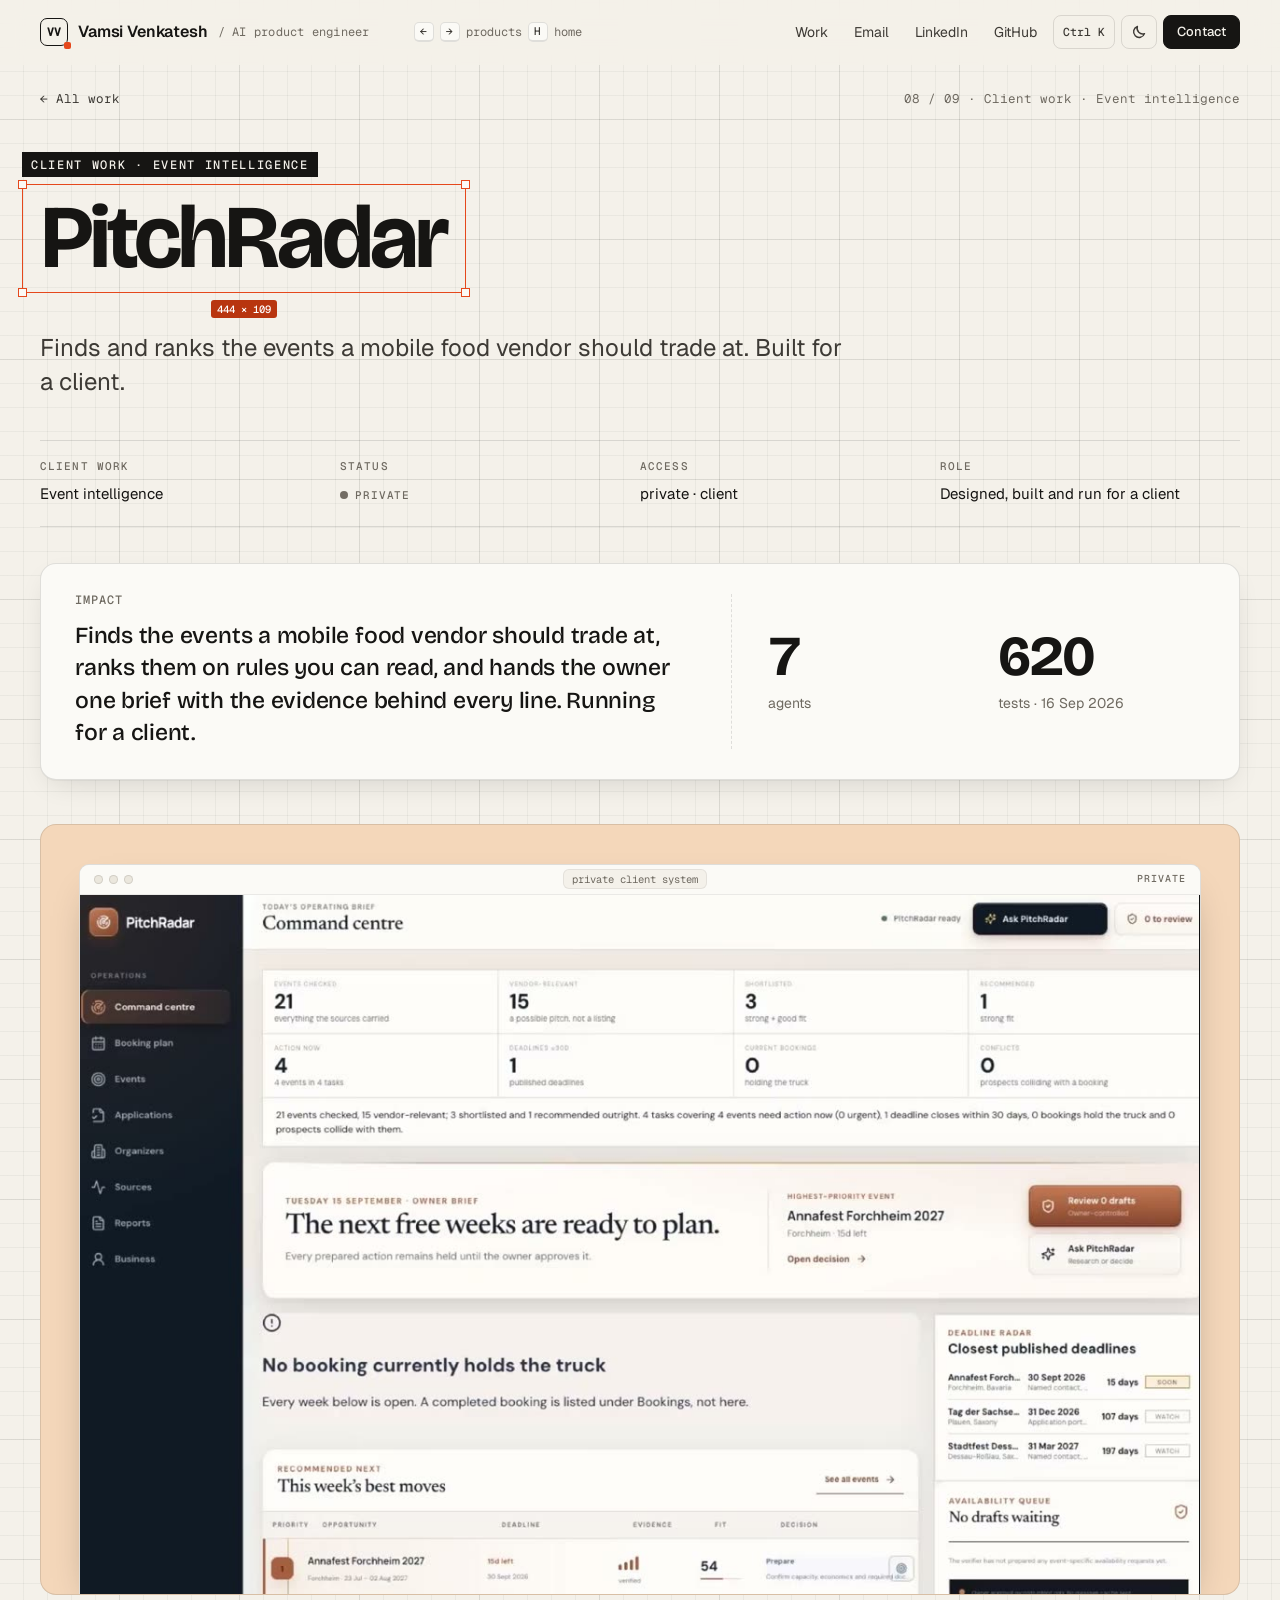
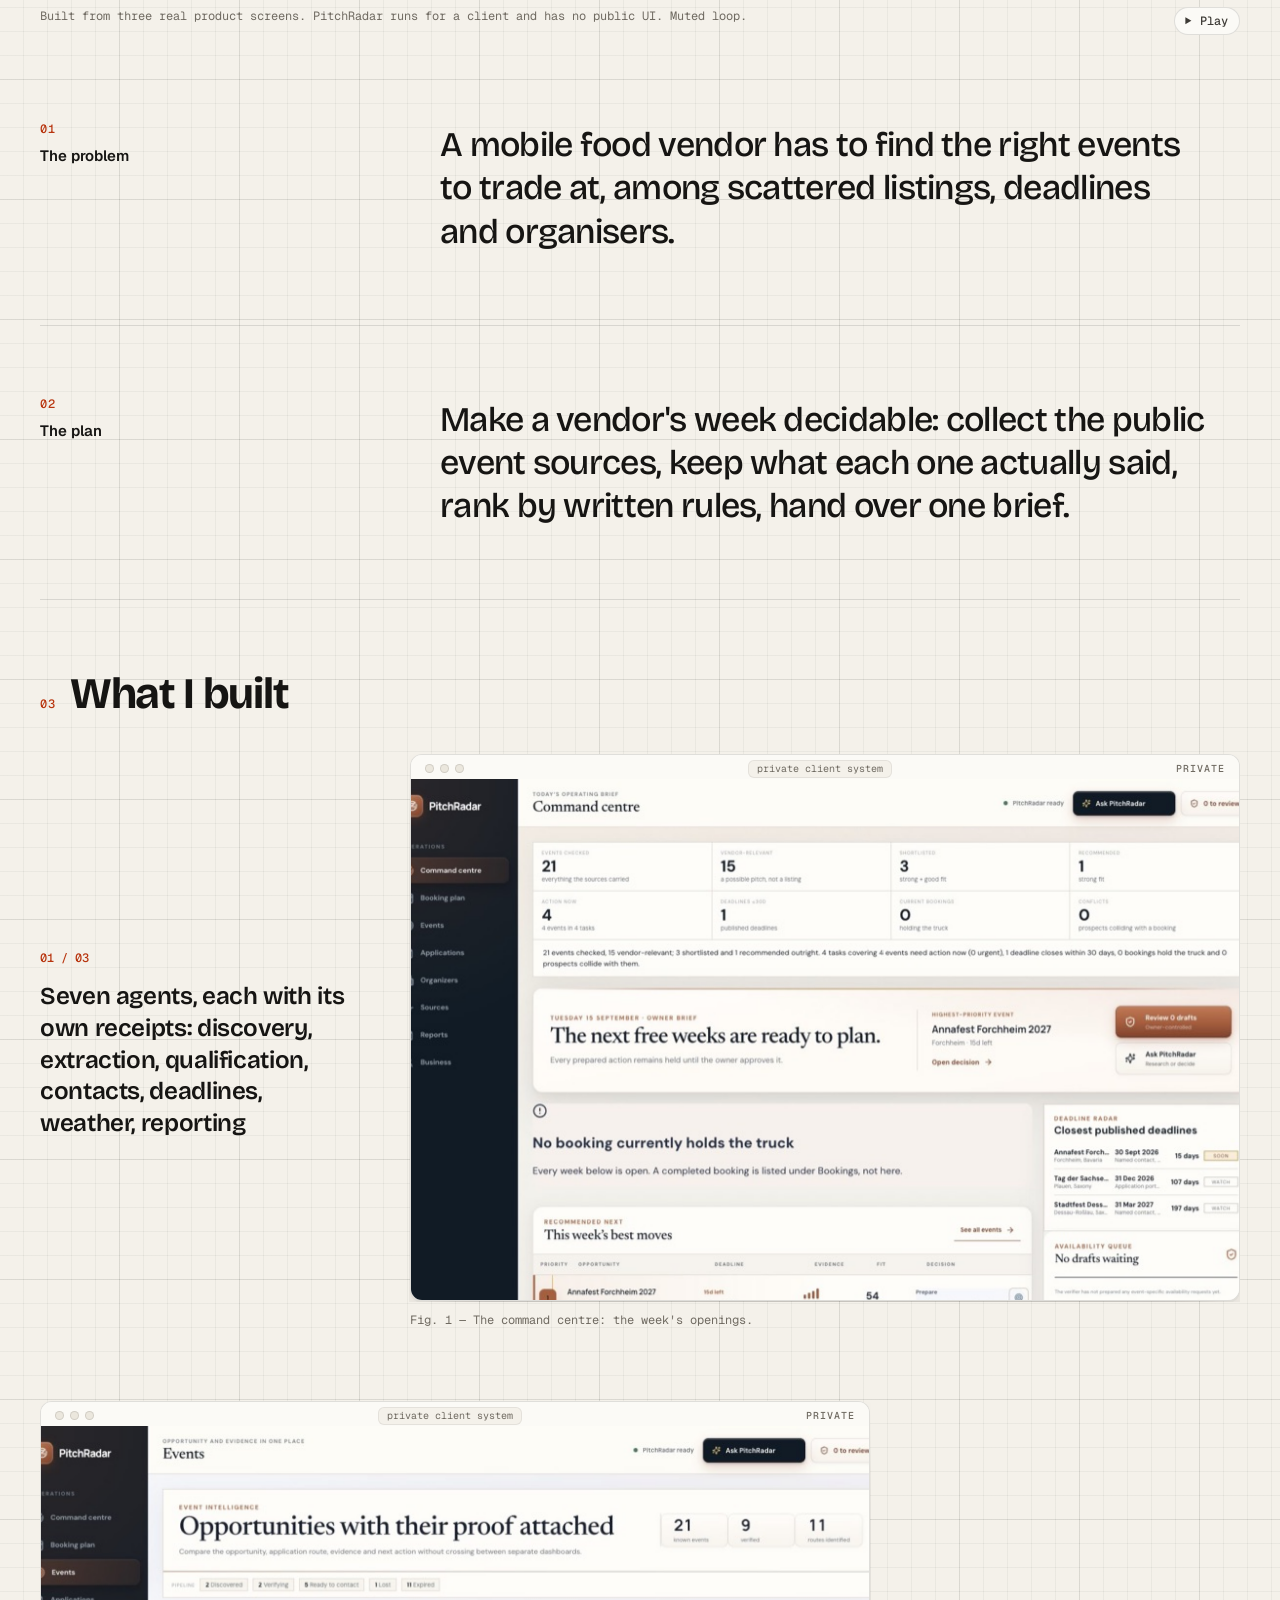
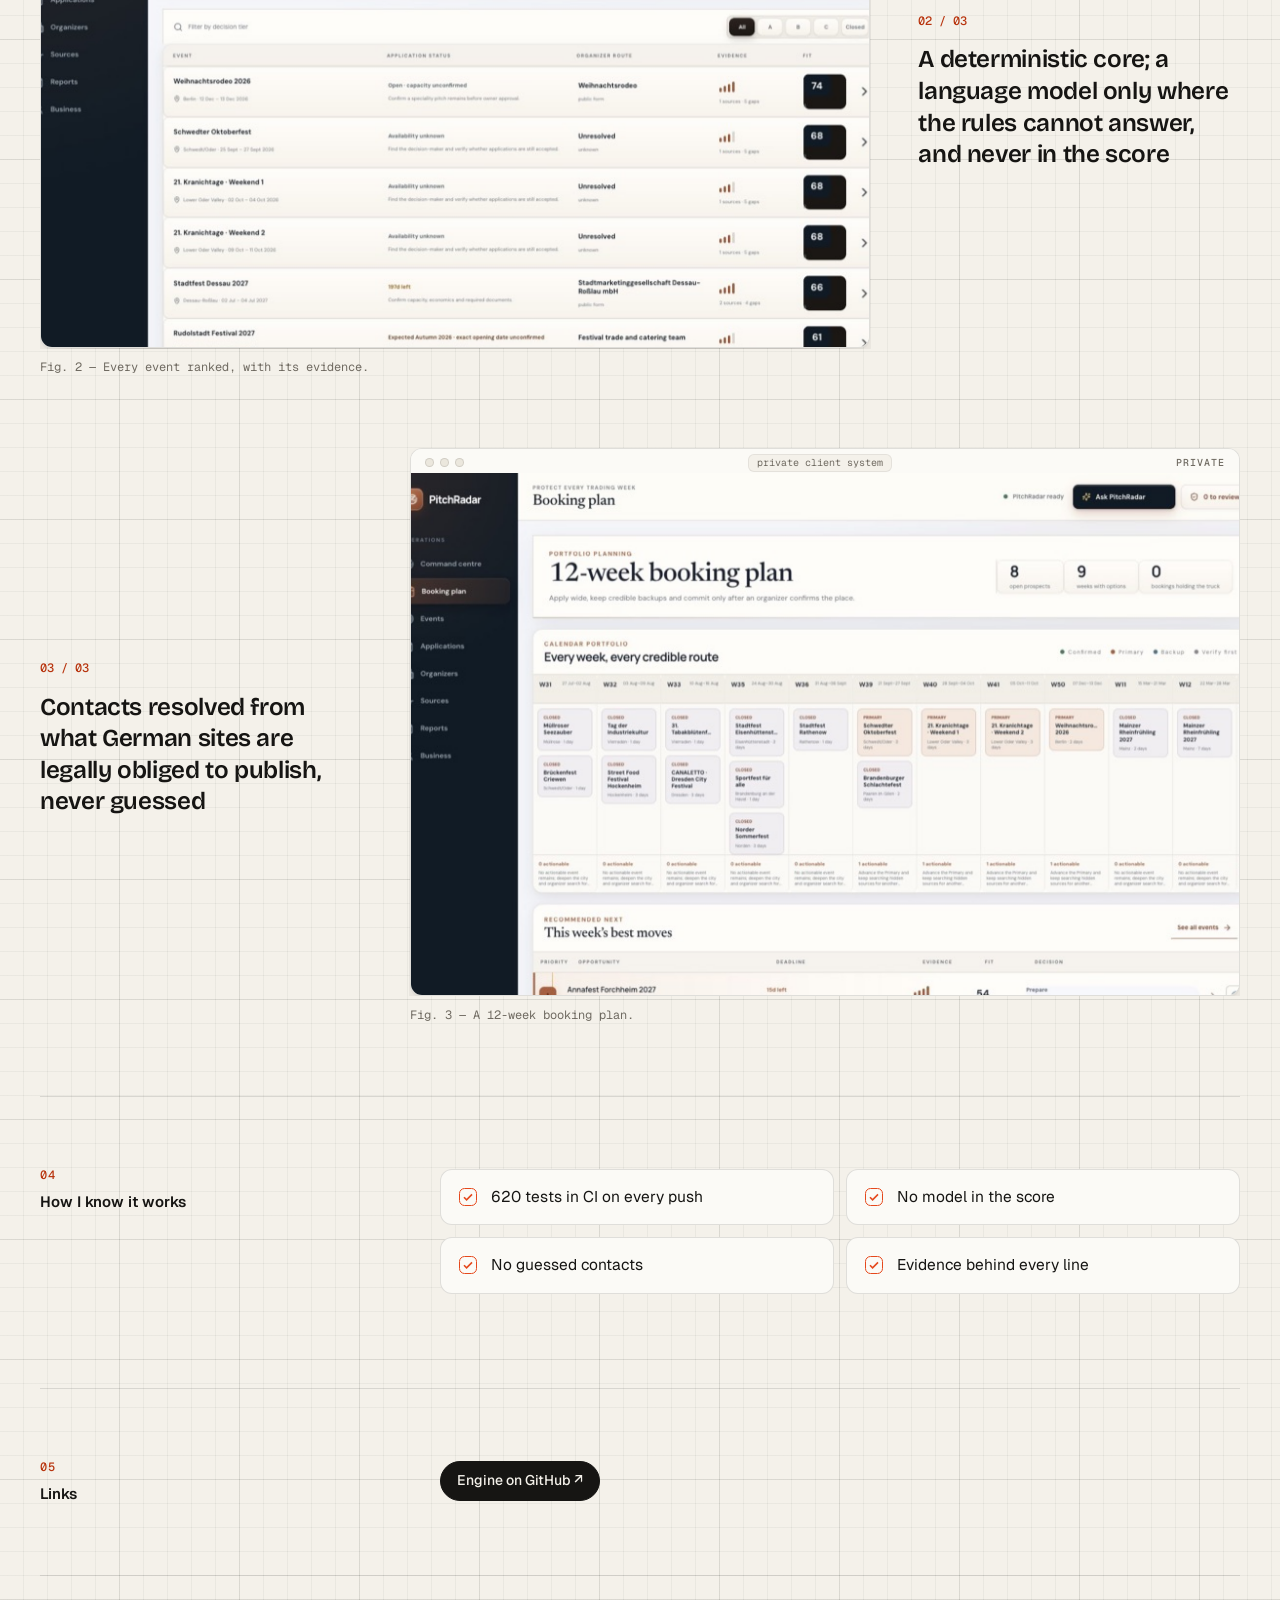
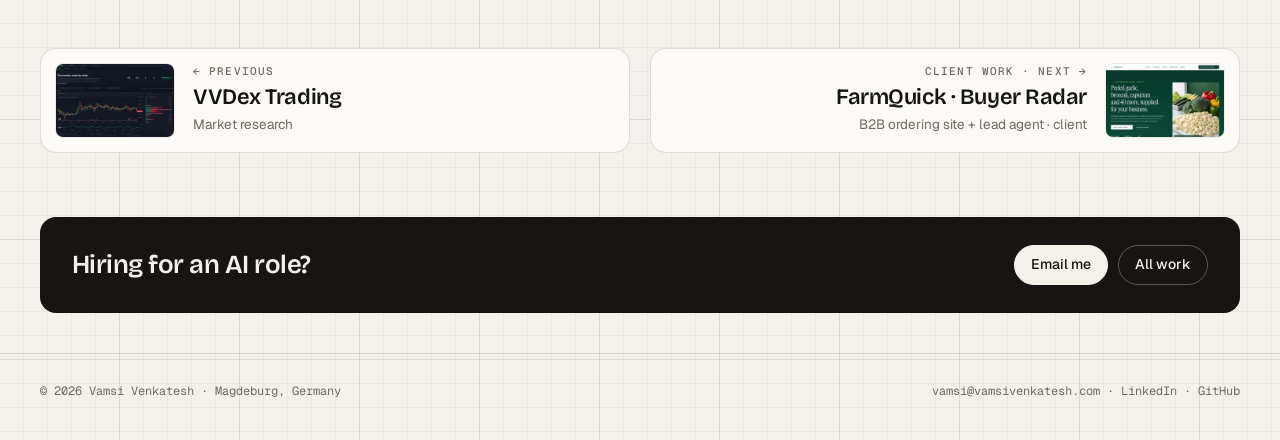
<file: work/pitchradar/index.html>
<!doctype html>
<html lang="en">
<head>
<meta charset="utf-8">
<meta name="viewport" content="width=device-width, initial-scale=1">
<title>PitchRadar — case study · Vamsi Venkatesh</title>
<meta name="description" content="Finds and ranks the events a mobile food vendor should trade at. Built for a client.">
<meta name="theme-color" content="#f4f1ea" media="(prefers-color-scheme: light)">
<meta name="theme-color" content="#121110" media="(prefers-color-scheme: dark)">
<link rel="preconnect" href="https://fonts.googleapis.com">
<link rel="preconnect" href="https://fonts.gstatic.com" crossorigin>
<link rel="stylesheet" href="https://fonts.googleapis.com/css2?family=Bricolage+Grotesque:opsz,wght@12..96,400..800&family=Geist:wght@400;500;600&family=Geist+Mono:wght@400;500&display=swap">
<link rel="stylesheet" href="../../assets/site.css">
<script>document.documentElement.classList.add('js');try{var t=localStorage.getItem('vv-theme');if(t==='dark'||t==='light')document.documentElement.dataset.theme=t}catch(e){}</script>
</head>
<body data-page="case">
<a class="skip" href="#main">Skip to content</a>
<header class="top"><div class="wrap">
  <a class="brand" href="../../" aria-label="Vamsi Venkatesh, home"><span class="mark" aria-hidden="true">VV</span><span>Vamsi Venkatesh</span><small>/ AI product engineer</small></a>
  <div class="keys" aria-hidden="true"><kbd>←</kbd><kbd>→</kbd><span>products</span><kbd>H</kbd><span>home</span></div>
  <nav aria-label="Site">
    <a class="txt nav-work" href="../../work/">Work</a>
    <a class="txt hide-m" href="mailto:vamsi@vamsivenkatesh.com">Email</a>
    <a class="txt hide-m" href="https://www.linkedin.com/in/vamsivenkatesh" rel="noopener">LinkedIn</a>
    <a class="txt hide-s" href="https://github.com/vamsi-venkatesh" rel="noopener">GitHub</a>
    <button class="ibtn cmdk-btn" type="button" data-cmdk aria-label="Open the command bar (Ctrl+K)"><span class="k-mac">⌘K</span><span class="k-oth">Ctrl K</span></button>
    <button class="ibtn theme-btn" type="button" data-theme-toggle aria-label="Switch colour theme"><svg width="16" height="16" viewBox="0 0 16 16" aria-hidden="true"><path class="i-moon" d="M13.5 9.6A5.6 5.6 0 0 1 6.4 2.5a5.6 5.6 0 1 0 7.1 7.1Z" fill="none" stroke="currentColor" stroke-width="1.4" stroke-linejoin="round"/><g class="i-sun" fill="none" stroke="currentColor" stroke-width="1.4" stroke-linecap="round"><circle cx="8" cy="8" r="3"/><path d="M8 1.2v1.6M8 13.2v1.6M1.2 8h1.6M13.2 8h1.6M3.2 3.2l1.1 1.1M11.7 11.7l1.1 1.1M3.2 12.8l1.1-1.1M11.7 4.3l1.1-1.1"/></g></svg></button>
    <a class="pill sm" href="../../#build">Contact</a>
  </nav>
</div></header>
<main id="main">
  <div class="wrap">
    <nav class="crumbs" aria-label="Breadcrumb"><a href="../../work/">← All work</a><span>08 / 09 · Client work · Event intelligence</span></nav>
    <header class="case-top">
      <div class="select"><span class="h"></span><span class="h"></span><span class="h"></span><span class="h"></span><span class="tag">CLIENT WORK · EVENT INTELLIGENCE</span><h1 class="title" data-vt-title>PitchRadar</h1><span class="dim" aria-hidden="true"></span></div>
      <p class="outcome">Finds and ranks the events a mobile food vendor should trade at. Built for a client.</p>
      <dl class="meta">
        <div><dt>Client work</dt><dd>Event intelligence</dd></div>
        <div><dt>Status</dt><dd><span class="status other"><i class="dot"></i>Private</span></dd></div>
        <div><dt>Access</dt><dd>private · client</dd></div>
        <div><dt>Role</dt><dd>Designed, built and run for a client</dd></div>
        
      </dl>
      <div class="impact" data-reveal><div><div class="eyebrow">Impact</div><p>Finds the events a mobile food vendor should trade at, ranks them on rules you can read, and hands the owner one brief with the evidence behind every line. Running for a client.</p></div><div class="nums"><div><strong data-count="7">7</strong><span>agents</span></div><div><strong data-count="620">620</strong><span>tests · 16 Sep 2026</span></div></div></div>
    </header>
    <figure class="hero-media" style="margin-left:0;margin-right:0">
      <div class="frame" data-vt-media style="--tint:color-mix(in srgb, #F49A4B 30%, var(--paper))"><div class="screen"><div class="chrome" aria-hidden="true"><span class="tl"><i></i><i></i><i></i></span><span class="host">private client system</span><span class="st status other">Private</span></div><div class="media"><video id="herovid" class="" muted loop playsinline preload="none" poster="../../media/pitchradar.jpg" data-src="../../media/pitchradar.mp4" aria-label="PitchRadar: real product screens"></video></div></div></div>
      <figcaption class="figcap"><span>Built from three real product screens. PitchRadar runs for a client and has no public UI. Muted loop.</span><button class="playbtn" type="button" data-playtoggle="#herovid">❚❚ Pause</button></figcaption>
    </figure>
    <article>
      <div class="block"><div class="lab" data-reveal><div class="eyebrow"><b>01</b></div><h2>The problem</h2></div><p class="statement" data-reveal>A mobile food vendor has to find the right events to trade at, among scattered listings, deadlines and organisers.</p></div>
      <div class="block"><div class="lab" data-reveal><div class="eyebrow"><b>02</b></div><h2>The plan</h2></div><p class="statement" data-reveal>Make a vendor's week decidable: collect the public event sources, keep what each one actually said, rank by written rules, hand over one brief.</p></div>
      <div class="block wide"><div class="lab" data-reveal><div class="eyebrow"><b>03</b></div><h2>What I built</h2></div><div class="built">
        <div class="bitem" data-reveal>
          <div class="btxt"><span class="num">01 / 03</span><h3>Seven agents, each with its own receipts: discovery, extraction, qualification, contacts, deadlines, weather, reporting</h3></div>
          <figure><div class="shot" data-wipe><div class="chrome" aria-hidden="true"><span class="tl"><i></i><i></i><i></i></span><span class="host">private client system</span><span class="st status other">Private</span></div><img data-depth src="../../assets/shots/pitchradar-a-1800.jpg" srcset="../../assets/shots/pitchradar-a-900.jpg 900w, ../../assets/shots/pitchradar-a-1800.jpg 1800w" sizes="(max-width: 820px) 100vw, 720px" width="1800" height="1125" loading="lazy" decoding="async" alt="PitchRadar: The command centre: the week's openings."></div><figcaption>Fig. 1 — The command centre: the week's openings.</figcaption></figure>
        </div>
        <div class="bitem" data-reveal>
          <div class="btxt"><span class="num">02 / 03</span><h3>A deterministic core; a language model only where the rules cannot answer, and never in the score</h3></div>
          <figure><div class="shot" data-wipe><div class="chrome" aria-hidden="true"><span class="tl"><i></i><i></i><i></i></span><span class="host">private client system</span><span class="st status other">Private</span></div><img data-depth src="../../assets/shots/pitchradar-b-1800.jpg" srcset="../../assets/shots/pitchradar-b-900.jpg 900w, ../../assets/shots/pitchradar-b-1800.jpg 1800w" sizes="(max-width: 820px) 100vw, 720px" width="1800" height="1125" loading="lazy" decoding="async" alt="PitchRadar: Every event ranked, with its evidence."></div><figcaption>Fig. 2 — Every event ranked, with its evidence.</figcaption></figure>
        </div>
        <div class="bitem" data-reveal>
          <div class="btxt"><span class="num">03 / 03</span><h3>Contacts resolved from what German sites are legally obliged to publish, never guessed</h3></div>
          <figure><div class="shot" data-wipe><div class="chrome" aria-hidden="true"><span class="tl"><i></i><i></i><i></i></span><span class="host">private client system</span><span class="st status other">Private</span></div><img data-depth src="../../assets/shots/pitchradar-c-1800.jpg" srcset="../../assets/shots/pitchradar-c-900.jpg 900w, ../../assets/shots/pitchradar-c-1800.jpg 1800w" sizes="(max-width: 820px) 100vw, 720px" width="1800" height="1125" loading="lazy" decoding="async" alt="PitchRadar: A 12-week booking plan."></div><figcaption>Fig. 3 — A 12-week booking plan.</figcaption></figure>
        </div>
      </div></div>
      <div class="block"><div class="lab" data-reveal><div class="eyebrow"><b>04</b></div><h2>How I know it works</h2></div><div data-reveal><div class="checks"><div class="check"><svg width="18" height="18" viewBox="0 0 18 18" aria-hidden="true"><rect x=".5" y=".5" width="17" height="17" rx="5" fill="none" stroke="var(--accent)"/><path d="m5 9.2 2.6 2.6L13 6.4" fill="none" stroke="var(--accent)" stroke-width="1.6"/></svg><span>620 tests in CI on every push</span></div><div class="check"><svg width="18" height="18" viewBox="0 0 18 18" aria-hidden="true"><rect x=".5" y=".5" width="17" height="17" rx="5" fill="none" stroke="var(--accent)"/><path d="m5 9.2 2.6 2.6L13 6.4" fill="none" stroke="var(--accent)" stroke-width="1.6"/></svg><span>No model in the score</span></div><div class="check"><svg width="18" height="18" viewBox="0 0 18 18" aria-hidden="true"><rect x=".5" y=".5" width="17" height="17" rx="5" fill="none" stroke="var(--accent)"/><path d="m5 9.2 2.6 2.6L13 6.4" fill="none" stroke="var(--accent)" stroke-width="1.6"/></svg><span>No guessed contacts</span></div><div class="check"><svg width="18" height="18" viewBox="0 0 18 18" aria-hidden="true"><rect x=".5" y=".5" width="17" height="17" rx="5" fill="none" stroke="var(--accent)"/><path d="m5 9.2 2.6 2.6L13 6.4" fill="none" stroke="var(--accent)" stroke-width="1.6"/></svg><span>Evidence behind every line</span></div></div>
        <div class="stage"></div></div></div>
      <div class="block"><div class="lab" data-reveal><div class="eyebrow"><b>05</b></div><h2>Links</h2></div><div class="links" data-reveal><a class="pill " href="https://github.com/vamsi-venkatesh/pitchradar" rel="noopener">Engine on GitHub ↗</a></div></div>
    </article>
    <nav class="pn" aria-label="More products">
      <a href="../../work/vvdex-trading/"><img src="../../media/vvdex-trading.jpg" alt="" loading="lazy" width="1200" height="750"><div><small>← Previous</small><b>VVDex Trading</b><span>Market research</span></div></a>
      <a class="next" href="../../work/farmquick/"><img src="../../media/farmquick.jpg" alt="" loading="lazy" width="1200" height="750"><div><small>Client work · Next →</small><b>FarmQuick · Buyer Radar</b><span>B2B ordering site + lead agent · client</span></div></a>
    </nav>
    <div class="cta-strip"><h3>Hiring for an AI role?</h3><div class="ctas"><a class="pill" href="mailto:vamsi@vamsivenkatesh.com">Email me</a><a class="pill ghost" href="../../work/">All work</a></div></div>
  </div>
</main>
<script type="application/json" id="routes">{"cases":["../../work/vvdex-platform/","../../work/conxto/","../../work/vvdex-engine/","../../work/unboundpdf/","../../work/conxfolio/","../../work/forecasting/","../../work/vvdex-trading/","../../work/pitchradar/","../../work/farmquick/"],"prev":"../../work/vvdex-trading/","next":"../../work/farmquick/","home":"../../"}</script>
<footer class="foot"><div class="wrap">
  <span>© 2026 Vamsi Venkatesh · Magdeburg, Germany</span>
  <span><a href="mailto:vamsi@vamsivenkatesh.com">vamsi@vamsivenkatesh.com</a> · <a href="https://www.linkedin.com/in/vamsivenkatesh" rel="noopener">LinkedIn</a> · <a href="https://github.com/vamsi-venkatesh" rel="noopener">GitHub</a></span>
</div></footer>
<div class="cmdk" id="cmdk" hidden role="dialog" aria-modal="true" aria-label="Command bar">
  <div class="cmdk-box">
    <div class="cmdk-in"><span class="mono" aria-hidden="true">›</span><input id="cmdk-q" type="text" placeholder="Jump to a product, a section, email…" autocomplete="off" spellcheck="false" role="combobox" aria-expanded="true" aria-controls="cmdk-list" aria-autocomplete="list"><kbd>Esc</kbd></div>
    <ul id="cmdk-list" role="listbox"></ul>
    <div class="cmdk-foot mono"><span><kbd>↑</kbd><kbd>↓</kbd> move</span><span><kbd>↵</kbd> open</span></div>
  </div>
</div>
<script type="application/json" id="cmdk-data">{"base":"../../","items":[{"g":"Products","t":"VVDex Platform","s":"AI evaluation platform · Live","h":"../../work/vvdex-platform/","k":"1"},{"g":"Products","t":"Conxto","s":"AI job search · Live","h":"../../work/conxto/","k":"2"},{"g":"Products","t":"VVDex Engine","s":"AI service engine · Live","h":"../../work/vvdex-engine/","k":"3"},{"g":"Products","t":"UnboundPDF","s":"Browser PDF suite · Live","h":"../../work/unboundpdf/","k":"4"},{"g":"Products","t":"Conxfolio","s":"Career suite · Live","h":"../../work/conxfolio/","k":"5"},{"g":"Products","t":"Forecasting","s":"Forecasting engine · Live","h":"../../work/forecasting/","k":"6"},{"g":"Products","t":"VVDex Trading","s":"Market research · Research","h":"../../work/vvdex-trading/","k":"7"},{"g":"Client work","t":"PitchRadar","s":"Event intelligence · client · Private","h":"../../work/pitchradar/","k":"8"},{"g":"Client work","t":"FarmQuick · Buyer Radar","s":"B2B ordering site + lead agent · client · Live","h":"../../work/farmquick/","k":"9"},{"g":"Sections","t":"Work index","s":"All 9: 7 products + 2 client works","h":"../../work/"},{"g":"Sections","t":"Products, one by one","s":"Home","h":"../../#work"},{"g":"Sections","t":"Client work","s":"Home","h":"../../#clients"},{"g":"Sections","t":"End to end board","s":"Home","h":"../../#main"},{"g":"Sections","t":"How I build","s":"Home","h":"../../#how"},{"g":"Sections","t":"Proof of shipping","s":"Home","h":"../../#proof"},{"g":"Sections","t":"Recently shipped","s":"Home","h":"../../#shipped"},{"g":"Sections","t":"What should we build?","s":"Home","h":"../../#build"},{"g":"Sections","t":"Contact","s":"Home","h":"../../#contact"},{"g":"Contact","t":"Email Vamsi","s":"vamsi@vamsivenkatesh.com","h":"mailto:vamsi@vamsivenkatesh.com"},{"g":"Contact","t":"LinkedIn","s":"linkedin.com/in/vamsivenkatesh","h":"https://www.linkedin.com/in/vamsivenkatesh","ext":1},{"g":"Contact","t":"GitHub","s":"github.com/vamsi-venkatesh","h":"https://github.com/vamsi-venkatesh","ext":1},{"g":"Board","t":"Switch dark / light","s":"Theme","act":"theme"},{"g":"Board","t":"Reset the board","s":"Put every note back","act":"reset"}]}</script>
<script src="../../assets/site.js" defer></script>
</body></html>
</file>
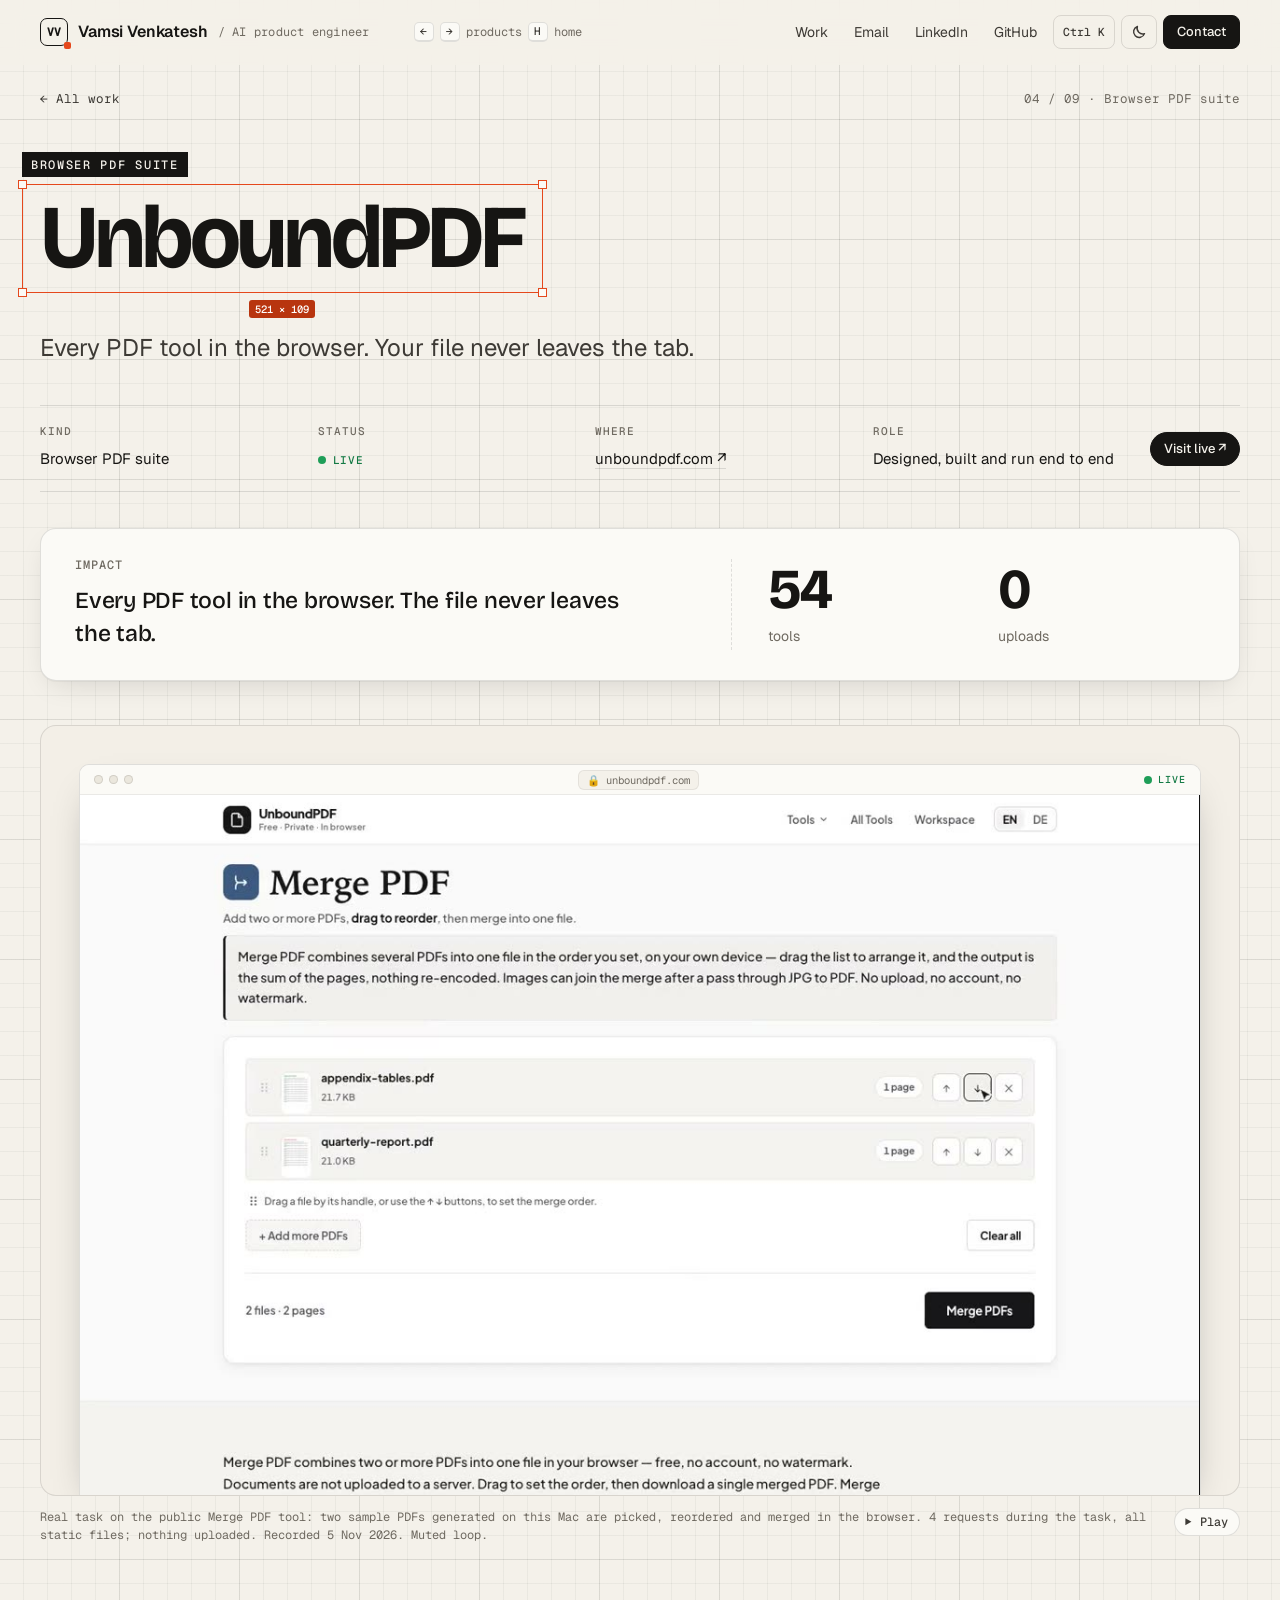
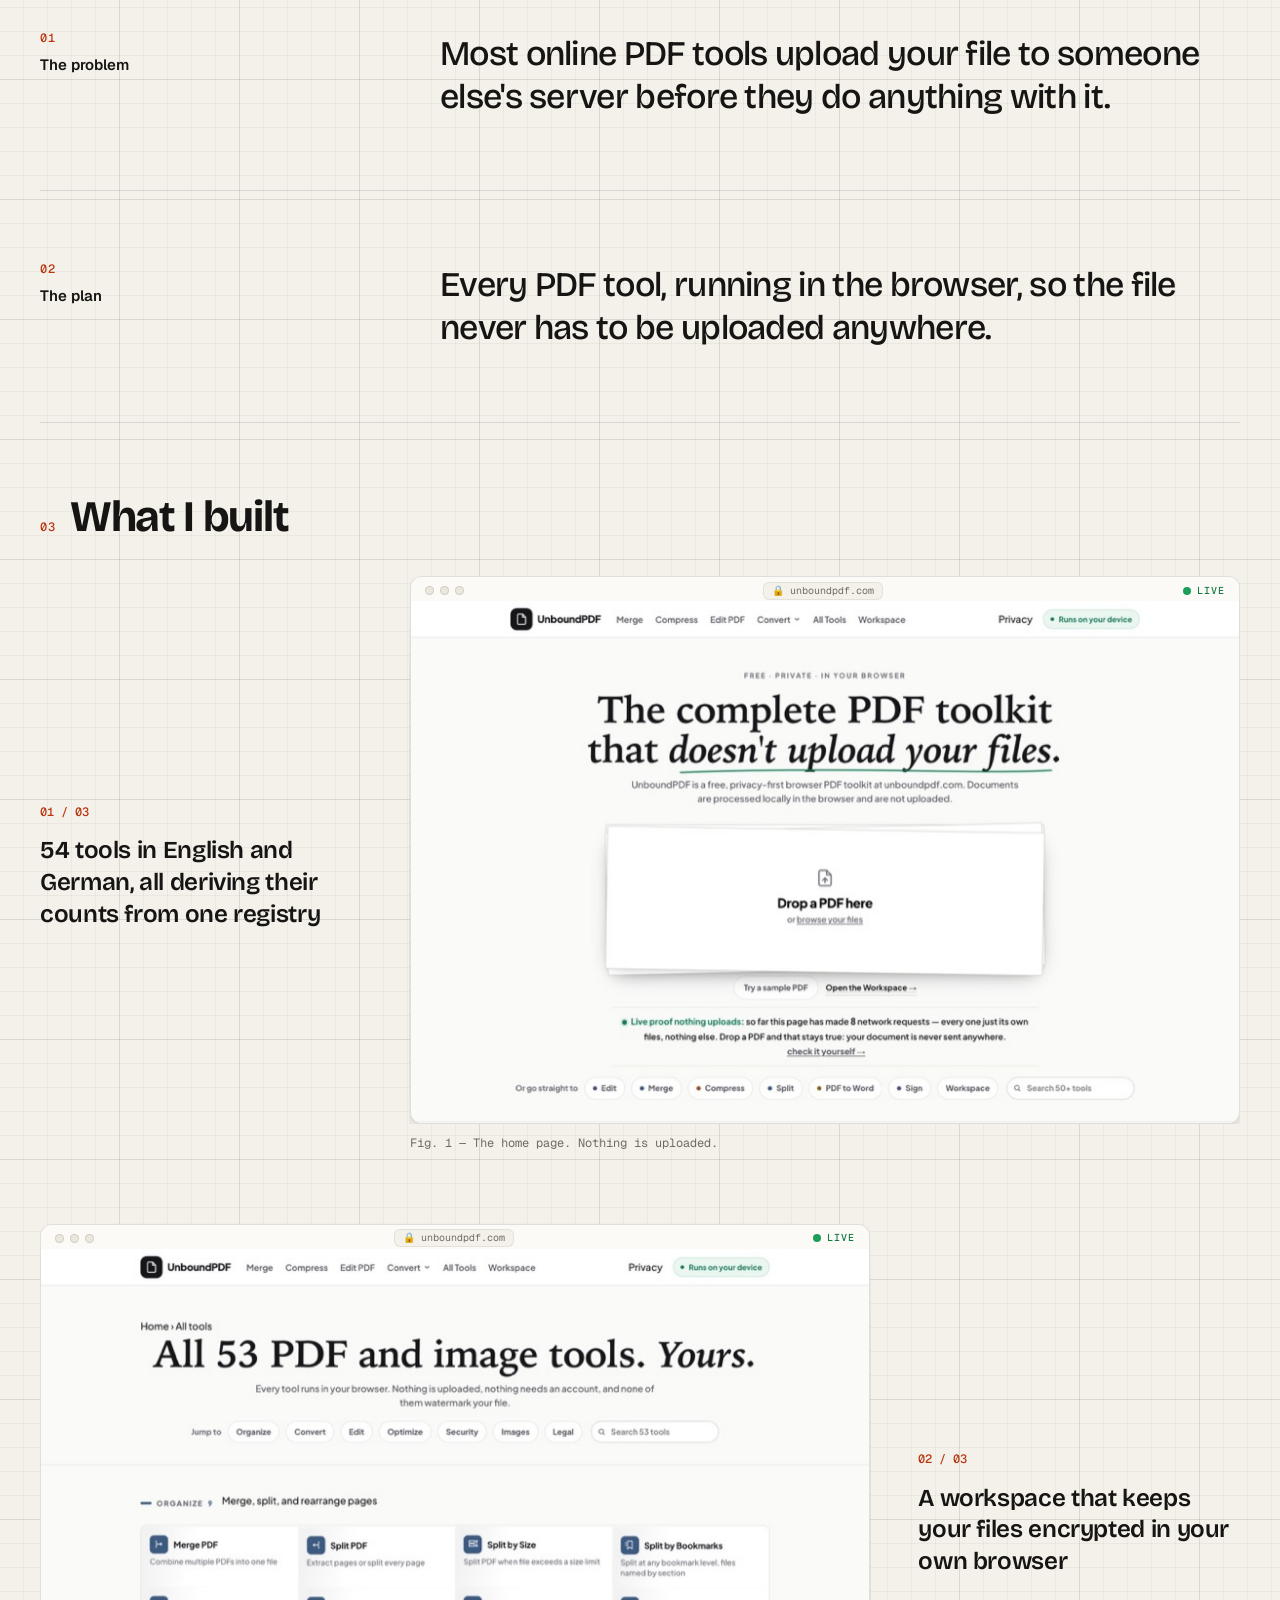
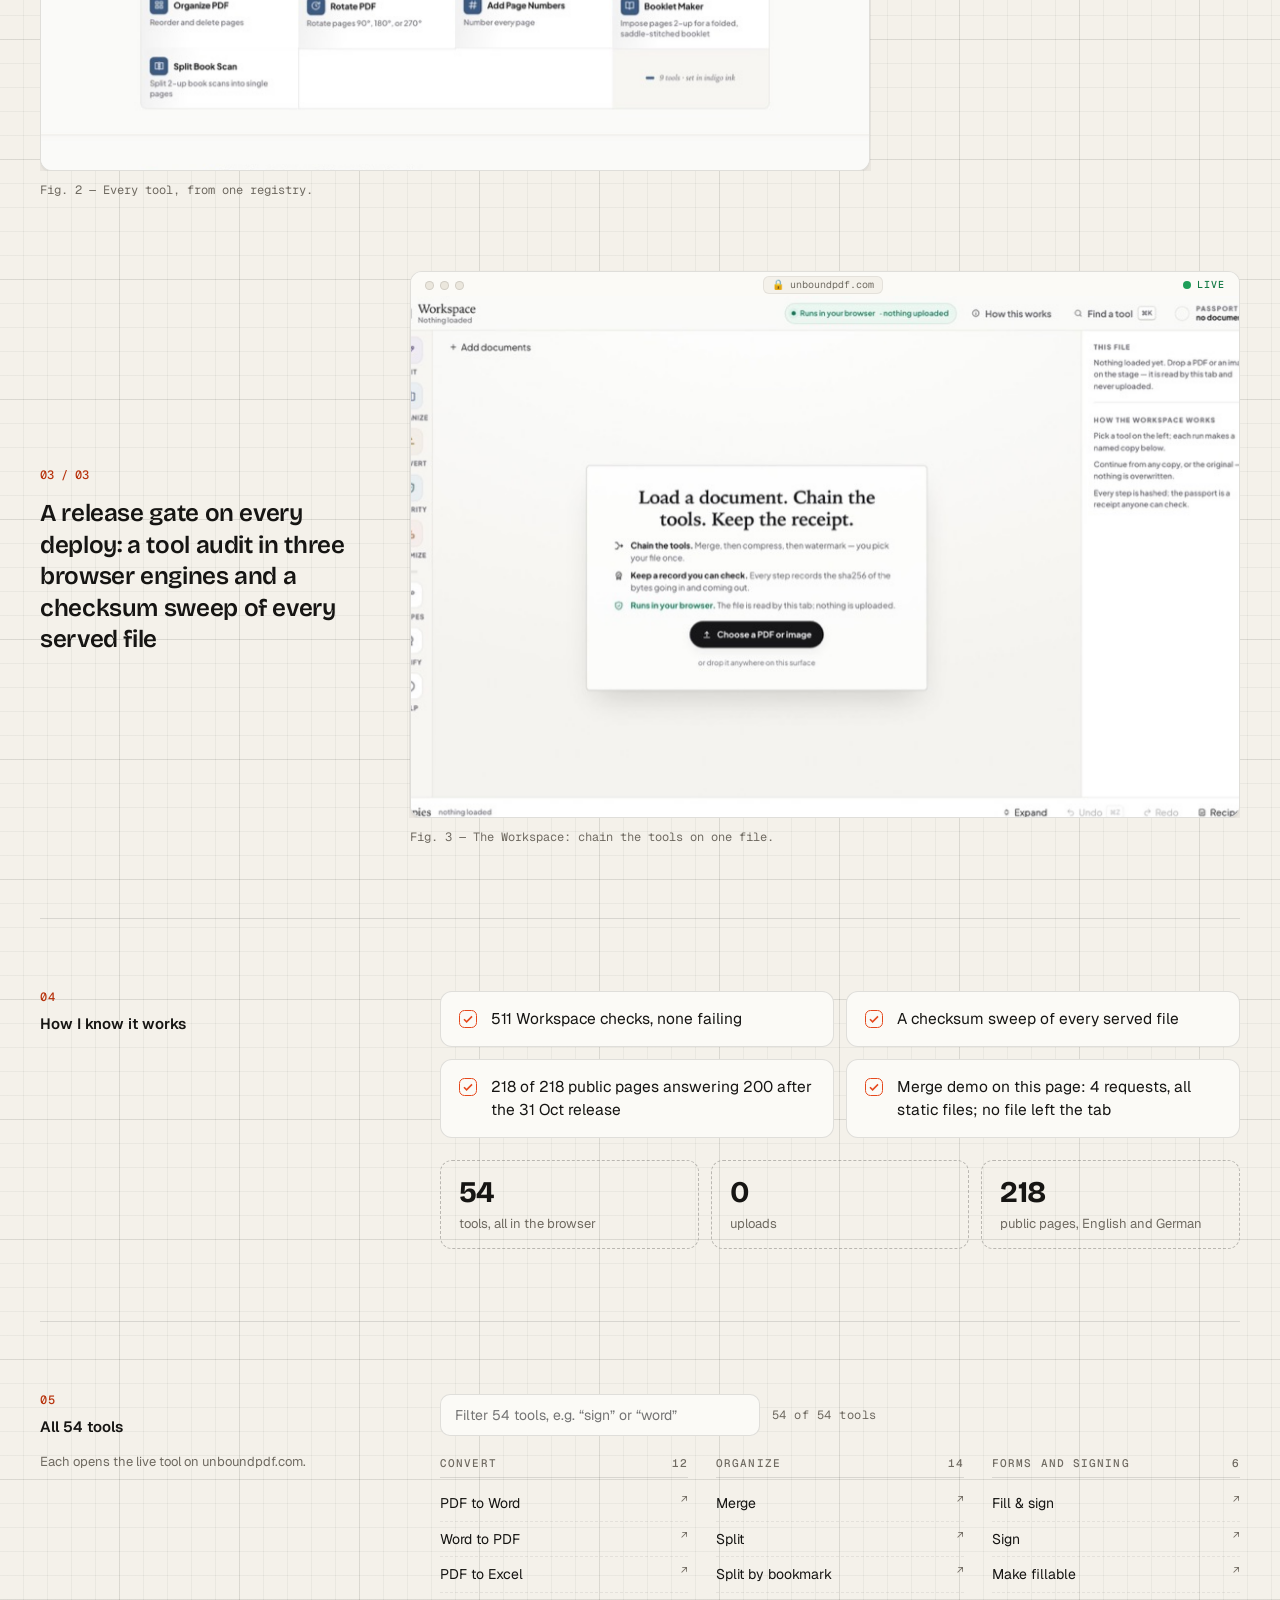
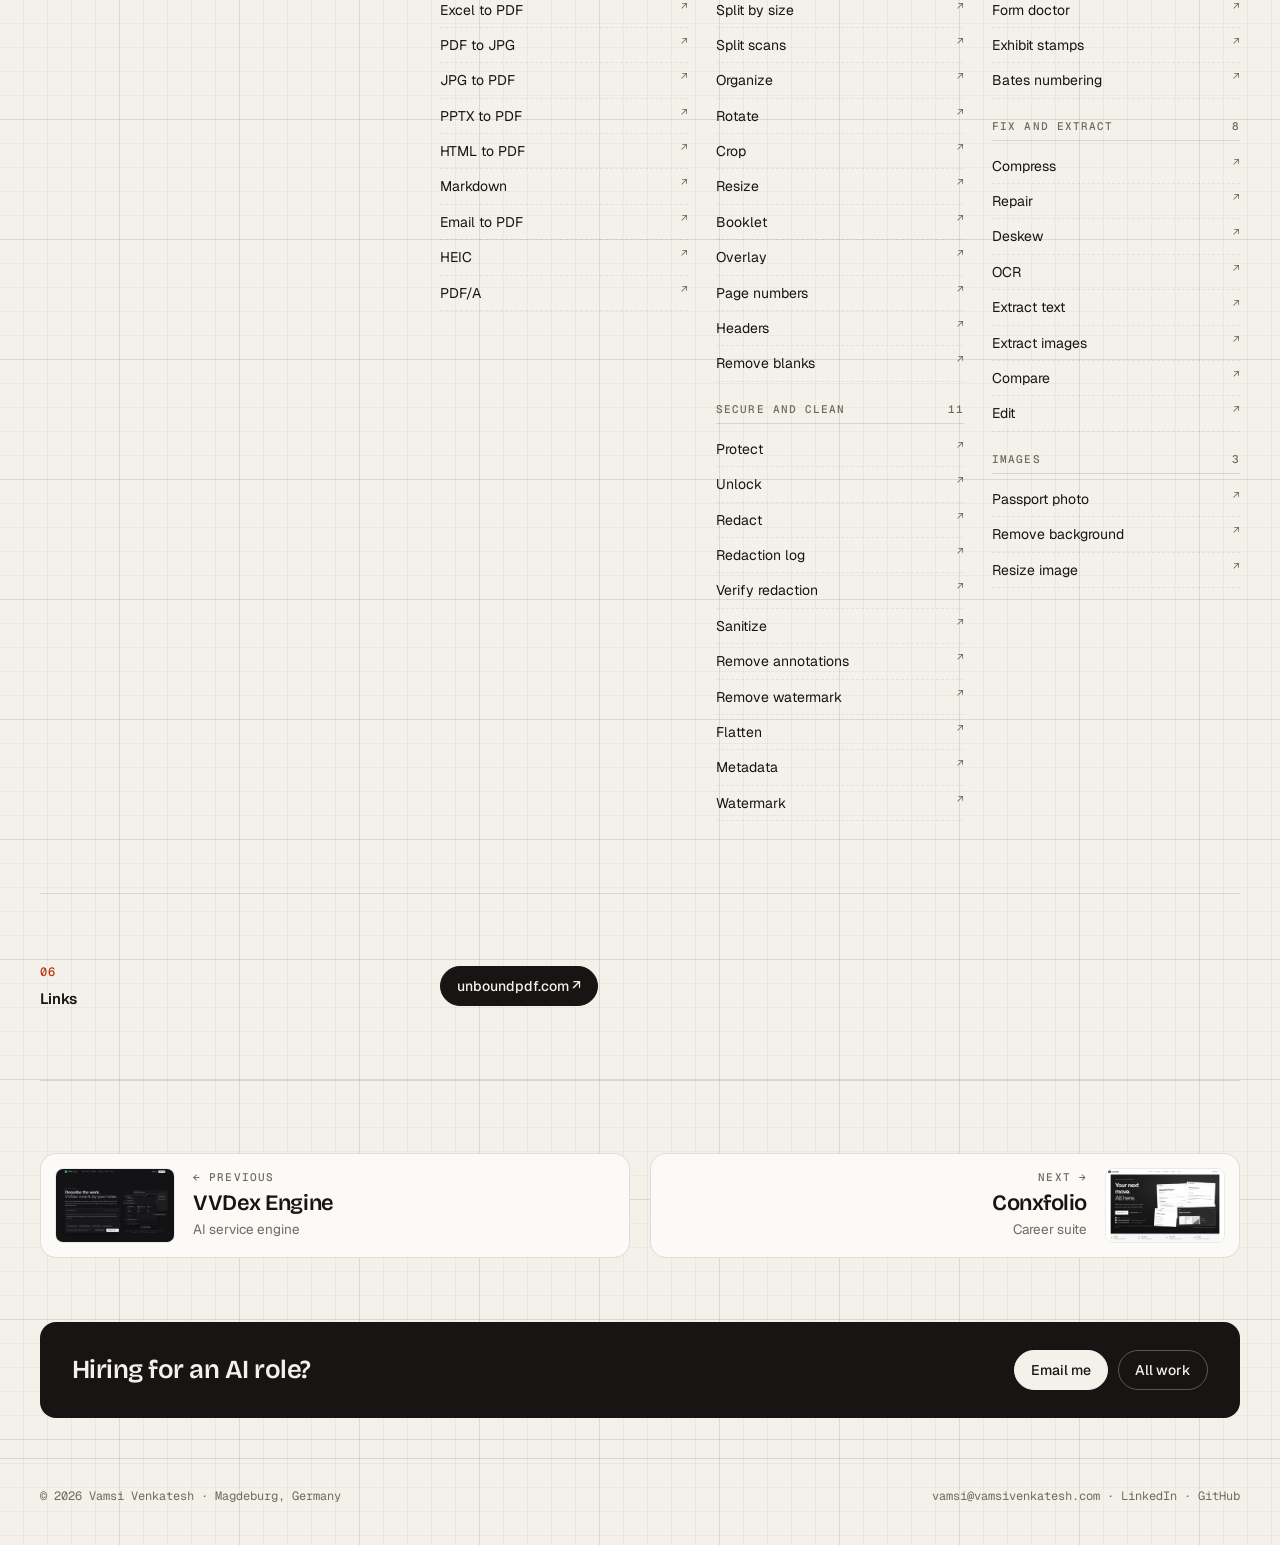
<file: work/unboundpdf/index.html>
<!doctype html>
<html lang="en">
<head>
<meta charset="utf-8">
<meta name="viewport" content="width=device-width, initial-scale=1">
<title>UnboundPDF — case study · Vamsi Venkatesh</title>
<meta name="description" content="Every PDF tool in the browser. Your file never leaves the tab.">
<meta name="theme-color" content="#f4f1ea" media="(prefers-color-scheme: light)">
<meta name="theme-color" content="#121110" media="(prefers-color-scheme: dark)">
<link rel="preconnect" href="https://fonts.googleapis.com">
<link rel="preconnect" href="https://fonts.gstatic.com" crossorigin>
<link rel="stylesheet" href="https://fonts.googleapis.com/css2?family=Bricolage+Grotesque:opsz,wght@12..96,400..800&family=Geist:wght@400;500;600&family=Geist+Mono:wght@400;500&display=swap">
<link rel="stylesheet" href="../../assets/site.css">
<script>document.documentElement.classList.add('js');try{var t=localStorage.getItem('vv-theme');if(t==='dark'||t==='light')document.documentElement.dataset.theme=t}catch(e){}</script>
</head>
<body data-page="case">
<a class="skip" href="#main">Skip to content</a>
<header class="top"><div class="wrap">
  <a class="brand" href="../../" aria-label="Vamsi Venkatesh, home"><span class="mark" aria-hidden="true">VV</span><span>Vamsi Venkatesh</span><small>/ AI product engineer</small></a>
  <div class="keys" aria-hidden="true"><kbd>←</kbd><kbd>→</kbd><span>products</span><kbd>H</kbd><span>home</span></div>
  <nav aria-label="Site">
    <a class="txt nav-work" href="../../work/">Work</a>
    <a class="txt hide-m" href="mailto:vamsi@vamsivenkatesh.com">Email</a>
    <a class="txt hide-m" href="https://www.linkedin.com/in/vamsivenkatesh" rel="noopener">LinkedIn</a>
    <a class="txt hide-s" href="https://github.com/vamsi-venkatesh" rel="noopener">GitHub</a>
    <button class="ibtn cmdk-btn" type="button" data-cmdk aria-label="Open the command bar (Ctrl+K)"><span class="k-mac">⌘K</span><span class="k-oth">Ctrl K</span></button>
    <button class="ibtn theme-btn" type="button" data-theme-toggle aria-label="Switch colour theme"><svg width="16" height="16" viewBox="0 0 16 16" aria-hidden="true"><path class="i-moon" d="M13.5 9.6A5.6 5.6 0 0 1 6.4 2.5a5.6 5.6 0 1 0 7.1 7.1Z" fill="none" stroke="currentColor" stroke-width="1.4" stroke-linejoin="round"/><g class="i-sun" fill="none" stroke="currentColor" stroke-width="1.4" stroke-linecap="round"><circle cx="8" cy="8" r="3"/><path d="M8 1.2v1.6M8 13.2v1.6M1.2 8h1.6M13.2 8h1.6M3.2 3.2l1.1 1.1M11.7 11.7l1.1 1.1M3.2 12.8l1.1-1.1M11.7 4.3l1.1-1.1"/></g></svg></button>
    <a class="pill sm" href="../../#build">Contact</a>
  </nav>
</div></header>
<main id="main">
  <div class="wrap">
    <nav class="crumbs" aria-label="Breadcrumb"><a href="../../work/">← All work</a><span>04 / 09 · Browser PDF suite</span></nav>
    <header class="case-top">
      <div class="select"><span class="h"></span><span class="h"></span><span class="h"></span><span class="h"></span><span class="tag">BROWSER PDF SUITE</span><h1 class="title" data-vt-title>UnboundPDF</h1><span class="dim" aria-hidden="true"></span></div>
      <p class="outcome">Every PDF tool in the browser. Your file never leaves the tab.</p>
      <dl class="meta">
        <div><dt>Kind</dt><dd>Browser PDF suite</dd></div>
        <div><dt>Status</dt><dd><span class="status live"><i class="dot live"></i>Live</span></dd></div>
        <div><dt>Where</dt><dd><a href="https://unboundpdf.com/" rel="noopener">unboundpdf.com ↗</a></dd></div>
        <div><dt>Role</dt><dd>Designed, built and run end to end</dd></div>
        <div class="visit"><a class="pill sm" href="https://unboundpdf.com/" rel="noopener">Visit live ↗</a></div>
      </dl>
      <div class="impact" data-reveal><div><div class="eyebrow">Impact</div><p>Every PDF tool in the browser. The file never leaves the tab.</p></div><div class="nums"><div><strong data-count="54">54</strong><span>tools</span></div><div><strong data-count="0">0</strong><span>uploads</span></div></div></div>
    </header>
    <figure class="hero-media" style="margin-left:0;margin-right:0">
      <div class="frame" data-vt-media style="--tint:color-mix(in srgb, #EFEAE0 30%, var(--paper))"><div class="screen"><div class="chrome" aria-hidden="true"><span class="tl"><i></i><i></i><i></i></span><span class="host">🔒 unboundpdf.com</span><span class="st status live"><i class="dot live"></i>Live</span></div><div class="media"><video id="herovid" class="" muted loop playsinline preload="none" poster="../../media/unboundpdf.jpg" data-src="../../media/unboundpdf.mp4" aria-label="UnboundPDF: real task recorded on the public site"></video></div></div></div>
      <figcaption class="figcap"><span>Real task on the public Merge PDF tool: two sample PDFs generated on this Mac are picked, reordered and merged in the browser. 4 requests during the task, all static files; nothing uploaded. Recorded 5 Nov 2026. Muted loop.</span><button class="playbtn" type="button" data-playtoggle="#herovid">❚❚ Pause</button></figcaption>
    </figure>
    <article>
      <div class="block"><div class="lab" data-reveal><div class="eyebrow"><b>01</b></div><h2>The problem</h2></div><p class="statement" data-reveal>Most online PDF tools upload your file to someone else's server before they do anything with it.</p></div>
      <div class="block"><div class="lab" data-reveal><div class="eyebrow"><b>02</b></div><h2>The plan</h2></div><p class="statement" data-reveal>Every PDF tool, running in the browser, so the file never has to be uploaded anywhere.</p></div>
      <div class="block wide"><div class="lab" data-reveal><div class="eyebrow"><b>03</b></div><h2>What I built</h2></div><div class="built">
        <div class="bitem" data-reveal>
          <div class="btxt"><span class="num">01 / 03</span><h3>54 tools in English and German, all deriving their counts from one registry</h3></div>
          <figure><div class="shot" data-wipe><div class="chrome" aria-hidden="true"><span class="tl"><i></i><i></i><i></i></span><span class="host">🔒 unboundpdf.com</span><span class="st status live"><i class="dot live"></i>Live</span></div><img data-depth src="../../assets/shots/unboundpdf-a-1800.jpg" srcset="../../assets/shots/unboundpdf-a-900.jpg 900w, ../../assets/shots/unboundpdf-a-1800.jpg 1800w" sizes="(max-width: 820px) 100vw, 720px" width="1800" height="1125" loading="lazy" decoding="async" alt="UnboundPDF: The home page. Nothing is uploaded."></div><figcaption>Fig. 1 — The home page. Nothing is uploaded.</figcaption></figure>
        </div>
        <div class="bitem" data-reveal>
          <div class="btxt"><span class="num">02 / 03</span><h3>A workspace that keeps your files encrypted in your own browser</h3></div>
          <figure><div class="shot" data-wipe><div class="chrome" aria-hidden="true"><span class="tl"><i></i><i></i><i></i></span><span class="host">🔒 unboundpdf.com</span><span class="st status live"><i class="dot live"></i>Live</span></div><img data-depth src="../../assets/shots/unboundpdf-b-1800.jpg" srcset="../../assets/shots/unboundpdf-b-900.jpg 900w, ../../assets/shots/unboundpdf-b-1800.jpg 1800w" sizes="(max-width: 820px) 100vw, 720px" width="1800" height="1125" loading="lazy" decoding="async" alt="UnboundPDF: Every tool, from one registry."></div><figcaption>Fig. 2 — Every tool, from one registry.</figcaption></figure>
        </div>
        <div class="bitem" data-reveal>
          <div class="btxt"><span class="num">03 / 03</span><h3>A release gate on every deploy: a tool audit in three browser engines and a checksum sweep of every served file</h3></div>
          <figure><div class="shot" data-wipe><div class="chrome" aria-hidden="true"><span class="tl"><i></i><i></i><i></i></span><span class="host">🔒 unboundpdf.com</span><span class="st status live"><i class="dot live"></i>Live</span></div><img data-depth src="../../assets/shots/unboundpdf-c-1800.jpg" srcset="../../assets/shots/unboundpdf-c-900.jpg 900w, ../../assets/shots/unboundpdf-c-1800.jpg 1800w" sizes="(max-width: 820px) 100vw, 720px" width="1800" height="1125" loading="lazy" decoding="async" alt="UnboundPDF: The Workspace: chain the tools on one file."></div><figcaption>Fig. 3 — The Workspace: chain the tools on one file.</figcaption></figure>
        </div>
      </div></div>
      <div class="block"><div class="lab" data-reveal><div class="eyebrow"><b>04</b></div><h2>How I know it works</h2></div><div data-reveal><div class="checks"><div class="check"><svg width="18" height="18" viewBox="0 0 18 18" aria-hidden="true"><rect x=".5" y=".5" width="17" height="17" rx="5" fill="none" stroke="var(--accent)"/><path d="m5 9.2 2.6 2.6L13 6.4" fill="none" stroke="var(--accent)" stroke-width="1.6"/></svg><span>511 Workspace checks, none failing</span></div><div class="check"><svg width="18" height="18" viewBox="0 0 18 18" aria-hidden="true"><rect x=".5" y=".5" width="17" height="17" rx="5" fill="none" stroke="var(--accent)"/><path d="m5 9.2 2.6 2.6L13 6.4" fill="none" stroke="var(--accent)" stroke-width="1.6"/></svg><span>A checksum sweep of every served file</span></div><div class="check"><svg width="18" height="18" viewBox="0 0 18 18" aria-hidden="true"><rect x=".5" y=".5" width="17" height="17" rx="5" fill="none" stroke="var(--accent)"/><path d="m5 9.2 2.6 2.6L13 6.4" fill="none" stroke="var(--accent)" stroke-width="1.6"/></svg><span>218 of 218 public pages answering 200 after the 31 Oct release</span></div><div class="check"><svg width="18" height="18" viewBox="0 0 18 18" aria-hidden="true"><rect x=".5" y=".5" width="17" height="17" rx="5" fill="none" stroke="var(--accent)"/><path d="m5 9.2 2.6 2.6L13 6.4" fill="none" stroke="var(--accent)" stroke-width="1.6"/></svg><span>Merge demo on this page: 4 requests, all static files; no file left the tab</span></div></div>
        <div class="stage"><div><strong>54</strong><span>tools, all in the browser</span></div><div><strong>0</strong><span>uploads</span></div><div><strong>218</strong><span>public pages, English and German</span></div></div></div></div>
      <div class="block"><div class="lab" data-reveal><div class="eyebrow"><b>05</b></div><h2>All 54 tools</h2><p class="note">Each opens the live tool on unboundpdf.com.</p></div><div data-reveal><div class="toolfilter"><label class="sr" for="toolq">Filter tools</label><input id="toolq" type="search" placeholder="Filter 54 tools, e.g. “sign” or “word”" autocomplete="off"><span id="toolcount" class="mono" style="color:var(--mute)">54 of 54 tools</span></div>
<div class="tools"><div class="cat"><h4><span>Convert</span><span>12</span></h4><ul><li data-q="pdf to word pdf to word convert"><a href="https://unboundpdf.com/tools/pdf-to-word/" rel="noopener" title="Convert PDF to Word (.docx) free in your browser. Tables, columns and images come across — no upload, no sign-up.">PDF to Word<span>↗</span></a></li><li data-q="word to pdf word to pdf convert"><a href="https://unboundpdf.com/tools/word-to-pdf/" rel="noopener" title="Convert Word (.docx) to PDF free in your browser — real page size, pictures, tables, headers and bookmarks. No upload, no sign-up.">Word to PDF<span>↗</span></a></li><li data-q="pdf to excel pdf to excel convert"><a href="https://unboundpdf.com/tools/pdf-to-excel/" rel="noopener" title="Extract PDF tables to a standard .xlsx (Office Open XML) workbook free in your browser — numbers, dates and currency stored as values. CSV is also available. No upload, no sign-up.">PDF to Excel<span>↗</span></a></li><li data-q="excel to pdf excel to pdf convert"><a href="https://unboundpdf.com/tools/excel-to-pdf/" rel="noopener" title="Convert an .xlsx workbook to PDF in your browser. Every sheet paginated, header rows repeated, text selectable. Nothing is uploaded.">Excel to PDF<span>↗</span></a></li><li data-q="pdf to jpg pdf to jpg convert"><a href="https://unboundpdf.com/tools/pdf-to-jpg/" rel="noopener" title="Convert PDF pages to JPG images free in your browser. No upload, no sign-up, no watermark.">PDF to JPG<span>↗</span></a></li><li data-q="jpg to pdf jpg to pdf convert"><a href="https://unboundpdf.com/tools/jpg-to-pdf/" rel="noopener" title="Convert JPG and PNG images to PDF free in your browser. No upload, no sign-up, no watermark.">JPG to PDF<span>↗</span></a></li><li data-q="pptx to pdf pptx to pdf convert"><a href="https://unboundpdf.com/tools/pptx-to-pdf/" rel="noopener" title="Convert PowerPoint to PDF free in your browser. One page per slide — titles, bullets and photos; the .pptx never leaves your device. No upload.">PPTX to PDF<span>↗</span></a></li><li data-q="html to pdf html to pdf convert"><a href="https://unboundpdf.com/tools/html-to-pdf/" rel="noopener" title="Convert HTML to PDF free in your browser. Real page layout, selectable text, no upload, no sign-up.">HTML to PDF<span>↗</span></a></li><li data-q="markdown markdown to pdf convert"><a href="https://unboundpdf.com/tools/markdown-to-pdf/" rel="noopener" title="Convert Markdown — or plain text — to PDF in your browser. Headings, tables, code blocks and links, with selectable text. No upload, no account.">Markdown<span>↗</span></a></li><li data-q="email to pdf email to pdf convert"><a href="https://unboundpdf.com/tools/email-to-pdf/" rel="noopener" title="Turn an .eml email into a paginated PDF free in your browser. Headers, HTML body, embedded pictures, attachment list. Remote content is not loaded. No upload.">Email to PDF<span>↗</span></a></li><li data-q="heic heic convert convert"><a href="https://unboundpdf.com/tools/heic-convert/" rel="noopener" title="Convert iPhone HEIC photos to JPG or PNG free in your browser, one or many at a time, or lay them out as a PDF. Decoded on your device. No upload, no sign-up.">HEIC<span>↗</span></a></li><li data-q="pdf/a pdf a convert"><a href="https://unboundpdf.com/tools/pdf-a/" rel="noopener" title="Convert to PDF/A-2b free in your browser. Fonts embedded, sRGB output intent, checked against our published rule list.">PDF/A<span>↗</span></a></li></ul></div><div class="cat"><h4><span>Organize</span><span>14</span></h4><ul><li data-q="merge merge pdf organize"><a href="https://unboundpdf.com/tools/merge-pdf/" rel="noopener" title="Merge PDF files free in your browser. Combine multiple PDFs into one — no upload, no sign-up, no watermark, no hourly cap.">Merge<span>↗</span></a></li><li data-q="split split pdf organize"><a href="https://unboundpdf.com/tools/split-pdf/" rel="noopener" title="Split PDF pages free in your browser. Extract a range or every page — no upload, no sign-up, no watermark.">Split<span>↗</span></a></li><li data-q="split by bookmark split by bookmarks organize"><a href="https://unboundpdf.com/tools/split-by-bookmarks/" rel="noopener" title="Split a PDF at any bookmark level, in your browser — the whole outline tree, not just the top. No bookmarks? Enter page ranges instead.">Split by bookmark<span>↗</span></a></li><li data-q="split by size split by size organize"><a href="https://unboundpdf.com/tools/split-by-size/" rel="noopener" title="Split PDF by file size free in your browser. Break large PDFs into smaller parts — no upload.">Split by size<span>↗</span></a></li><li data-q="split scans split book scan organize"><a href="https://unboundpdf.com/tools/split-book-scan/" rel="noopener" title="Cut a book scan with two pages per sheet into single pages, in reading order. You place the gutter line and see it before anything is cut. In your browser, no upload.">Split scans<span>↗</span></a></li><li data-q="organize organize pdf organize"><a href="https://unboundpdf.com/tools/organize-pdf/" rel="noopener" title="Reorder and delete PDF pages free in your browser. No upload, no sign-up, no watermark.">Organize<span>↗</span></a></li><li data-q="rotate rotate pdf organize"><a href="https://unboundpdf.com/tools/rotate-pdf/" rel="noopener" title="Rotate PDF pages 90°, 180°, or 270° free in your browser. No upload, no sign-up, no watermark.">Rotate<span>↗</span></a></li><li data-q="crop crop pdf organize"><a href="https://unboundpdf.com/tools/crop-pdf/" rel="noopener" title="Crop PDF online free — drag a box on a live preview and the same trim applies to every page, in your browser. No upload.">Crop<span>↗</span></a></li><li data-q="resize resize pdf organize"><a href="https://unboundpdf.com/tools/resize-pdf/" rel="noopener" title="Resize PDF page dimensions free in your browser. A4, Letter, or custom — no upload.">Resize<span>↗</span></a></li><li data-q="booklet booklet imposition organize"><a href="https://unboundpdf.com/tools/booklet-imposition/" rel="noopener" title="Reorder and impose a PDF two pages to a landscape sheet, so a double-sided print folds into a booklet. Blank padding is counted and stated. In your browser, no upload.">Booklet<span>↗</span></a></li><li data-q="overlay overlay pdf organize"><a href="https://unboundpdf.com/tools/overlay-pdf/" rel="noopener" title="Put a letterhead PDF behind your pages, or a stamp PDF over them, on every page or a range. Text in both layers stays selectable. In your browser, no upload.">Overlay<span>↗</span></a></li><li data-q="page numbers add page numbers organize"><a href="https://unboundpdf.com/tools/add-page-numbers/" rel="noopener" title="Add page numbers to PDF free in your browser. No upload, no sign-up, no watermark.">Page numbers<span>↗</span></a></li><li data-q="headers headers footers organize"><a href="https://unboundpdf.com/tools/headers-footers/" rel="noopener" title="Add running headers and footers to a PDF free in your browser. Page number, total, date and file name tokens, margins, and a distinct first page.">Headers<span>↗</span></a></li><li data-q="remove blanks remove blank pages organize"><a href="https://unboundpdf.com/tools/remove-blank-pages/" rel="noopener" title="Measure the ink on every page of a scan, see the light ones with their percentages, and remove only the ones you confirm. In your browser, no upload.">Remove blanks<span>↗</span></a></li></ul></div><div class="cat"><h4><span>Secure and clean</span><span>11</span></h4><ul><li data-q="protect protect pdf secure and clean"><a href="https://unboundpdf.com/tools/protect-pdf/" rel="noopener" title="Password-protect PDF free in your browser. Encrypt with a user password — no upload, no sign-up.">Protect<span>↗</span></a></li><li data-q="unlock unlock pdf secure and clean"><a href="https://unboundpdf.com/tools/unlock-pdf/" rel="noopener" title="Unlock password-protected PDF free in your browser. Enter your password — no upload, no sign-up.">Unlock<span>↗</span></a></li><li data-q="redact redact pdf secure and clean"><a href="https://unboundpdf.com/tools/redact-pdf/" rel="noopener" title="Redact PDF free in your browser. Search or draw boxes; the matched text is deleted from the page, not just covered. No upload.">Redact<span>↗</span></a></li><li data-q="redaction log redaction log secure and clean"><a href="https://unboundpdf.com/tools/redaction-log/" rel="noopener" title="Build a redaction log for an already-redacted PDF, with the check run on the delivered bytes and a SHA-256 of each document. Free, in your browser.">Redaction log<span>↗</span></a></li><li data-q="verify redaction redaction verifier secure and clean"><a href="https://unboundpdf.com/tools/redaction-verifier/" rel="noopener" title="Check whether a redacted PDF still contains the text underneath. Detects text under a filled box, invisible text, hidden layers and annotation covers. Free, in your browser.">Verify redaction<span>↗</span></a></li><li data-q="sanitize sanitize pdf secure and clean"><a href="https://unboundpdf.com/tools/sanitize-pdf/" rel="noopener" title="Check a PDF before you send it. See its metadata, comments, attachments, scripts, form values and hidden text, strip what you choose, and read the check made on the output. In your browser, no upload.">Sanitize<span>↗</span></a></li><li data-q="remove annotations remove annotations secure and clean"><a href="https://unboundpdf.com/tools/remove-annotations/" rel="noopener" title="Remove annotations from a PDF free in your browser — comments, highlights, notes and markup stripped in one pass. No upload, no account.">Remove annotations<span>↗</span></a></li><li data-q="remove watermark remove watermark pdf secure and clean"><a href="https://unboundpdf.com/tools/remove-watermark-pdf/" rel="noopener" title="Remove watermark objects from a PDF in your browser: watermark and stamp annotations, repeated form XObjects and transparent content-stream marks. Verified on the output. No upload.">Remove watermark<span>↗</span></a></li><li data-q="flatten flatten pdf secure and clean"><a href="https://unboundpdf.com/tools/flatten-pdf/" rel="noopener" title="Flatten PDF forms and annotations free in your browser. Bake them into static content — no upload.">Flatten<span>↗</span></a></li><li data-q="metadata edit metadata secure and clean"><a href="https://unboundpdf.com/tools/edit-metadata/" rel="noopener" title="Edit PDF title, author, and keywords free in your browser. No upload, no sign-up.">Metadata<span>↗</span></a></li><li data-q="watermark watermark pdf secure and clean"><a href="https://unboundpdf.com/tools/watermark-pdf/" rel="noopener" title="Add a text watermark to PDF free in your browser. No upload, no sign-up, no watermark on output.">Watermark<span>↗</span></a></li></ul></div><div class="cat"><h4><span>Forms and signing</span><span>6</span></h4><ul><li data-q="fill &amp; sign fill sign forms and signing"><a href="https://unboundpdf.com/tools/fill-sign/" rel="noopener" title="Sign PDF free in your browser. Draw, type, or upload a signature — no upload to servers.">Fill &amp; sign<span>↗</span></a></li><li data-q="sign sign pdf forms and signing"><a href="https://unboundpdf.com/tools/sign-pdf/" rel="noopener" title="Sign PDF free in your browser. Embed a drawn signature — not PKCS digital signature.">Sign<span>↗</span></a></li><li data-q="make fillable make fillable forms and signing"><a href="https://unboundpdf.com/tools/make-fillable/" rel="noopener" title="Turn a flat PDF form into a fillable one, free in your browser. Draw text fields, check boxes and dropdowns where they belong, then read back the fields the saved file carries. No upload, no account.">Make fillable<span>↗</span></a></li><li data-q="form doctor pdf form doctor forms and signing"><a href="https://unboundpdf.com/tools/pdf-form-doctor/" rel="noopener" title="Find out why a PDF form says “Please wait”, will not save, or cannot be typed into outside Adobe Reader. See what the form is made of and what can be done. In your browser, no upload.">Form doctor<span>↗</span></a></li><li data-q="exhibit stamps exhibit stamper forms and signing"><a href="https://unboundpdf.com/tools/exhibit-stamper/" rel="noopener" title="Stamp Exhibit A, B, C onto PDF files free in your browser. Auto-incrementing labels, optional cover sheet, exhibit index. No upload, no sign-up.">Exhibit stamps<span>↗</span></a></li><li data-q="bates numbering bates numbering forms and signing"><a href="https://unboundpdf.com/tools/bates-numbering/" rel="noopener" title="Add Bates numbers to PDF files free in your browser. Prefix, padding, and one continuous run across an ordered set. No upload, no sign-up.">Bates numbering<span>↗</span></a></li></ul></div><div class="cat"><h4><span>Fix and extract</span><span>8</span></h4><ul><li data-q="compress compress pdf fix and extract"><a href="https://unboundpdf.com/tools/compress-pdf/" rel="noopener" title="Compress PDF file size free in your browser. Set the reduction you want — the engine re-compresses each photo just enough to hit it. No upload, no sign-up.">Compress<span>↗</span></a></li><li data-q="repair repair pdf fix and extract"><a href="https://unboundpdf.com/tools/repair-pdf/" rel="noopener" title="Rebuild a broken cross-reference table and keep the text where it survives — free in your browser, no upload.">Repair<span>↗</span></a></li><li data-q="deskew deskew pdf fix and extract"><a href="https://unboundpdf.com/tools/deskew-pdf/" rel="noopener" title="Deskew scanned PDF pages free in your browser. Auto-detects each page's skew angle up to about 5° — no upload.">Deskew<span>↗</span></a></li><li data-q="ocr ocr pdf fix and extract"><a href="https://unboundpdf.com/tools/ocr-pdf/" rel="noopener" title="OCR PDF free in your browser. 126 languages, columns read in order — no upload, no sign-up.">OCR<span>↗</span></a></li><li data-q="extract text extract text fix and extract"><a href="https://unboundpdf.com/tools/extract-text/" rel="noopener" title="Extract PDF text as .txt or Markdown free in your browser. Reading order, heading levels, optional page markers and tables. No upload, no sign-up.">Extract text<span>↗</span></a></li><li data-q="extract images extract images fix and extract"><a href="https://unboundpdf.com/tools/extract-images/" rel="noopener" title="Extract images from a PDF without uploading it: every embedded photo and graphic is found in your browser and saved at original quality. Free, no account.">Extract images<span>↗</span></a></li><li data-q="compare compare pdf fix and extract"><a href="https://unboundpdf.com/tools/compare-pdf/" rel="noopener" title="Compare two PDFs visually free in your browser. Side-by-side render — no upload, no sign-up.">Compare<span>↗</span></a></li><li data-q="edit pdf editor fix and extract"><a href="https://unboundpdf.com/tools/pdf-editor/" rel="noopener" title="Edit existing PDF text in your browser — click a paragraph, rewrite it in place, and the text reflows in the document's own font.">Edit<span>↗</span></a></li></ul></div><div class="cat"><h4><span>Images</span><span>3</span></h4><ul><li data-q="passport photo passport photo images"><a href="https://unboundpdf.com/tools/passport-photo/" rel="noopener" title="Make a passport or ID photo free in your browser. ICAO 35x45, US 2x2, India, UK, Schengen, China and stamp sizes at 300 or 600 DPI, plus a print sheet. No upload.">Passport photo<span>↗</span></a></li><li data-q="remove background remove background images"><a href="https://unboundpdf.com/tools/remove-background/" rel="noopener" title="Remove the background from a photo of a person, in your browser. The model runs on your device after a one-time download. No upload, no account.">Remove background<span>↗</span></a></li><li data-q="resize image resize image images"><a href="https://unboundpdf.com/tools/resize-image/" rel="noopener" title="Resize or convert JPG, PNG and WebP in your browser. Set pixels, a percent, or aim for a file size. EXIF orientation honoured, metadata stripped by default. No upload.">Resize image<span>↗</span></a></li></ul></div></div></div></div>
      <div class="block"><div class="lab" data-reveal><div class="eyebrow"><b>06</b></div><h2>Links</h2></div><div class="links" data-reveal><a class="pill " href="https://unboundpdf.com/" rel="noopener">unboundpdf.com ↗</a></div></div>
    </article>
    <nav class="pn" aria-label="More products">
      <a href="../../work/vvdex-engine/"><img src="../../media/vvdex-engine.jpg" alt="" loading="lazy" width="1200" height="750"><div><small>← Previous</small><b>VVDex Engine</b><span>AI service engine</span></div></a>
      <a class="next" href="../../work/conxfolio/"><img src="../../media/conxfolio.jpg" alt="" loading="lazy" width="1200" height="750"><div><small>Next →</small><b>Conxfolio</b><span>Career suite</span></div></a>
    </nav>
    <div class="cta-strip"><h3>Hiring for an AI role?</h3><div class="ctas"><a class="pill" href="mailto:vamsi@vamsivenkatesh.com">Email me</a><a class="pill ghost" href="../../work/">All work</a></div></div>
  </div>
</main>
<script type="application/json" id="routes">{"cases":["../../work/vvdex-platform/","../../work/conxto/","../../work/vvdex-engine/","../../work/unboundpdf/","../../work/conxfolio/","../../work/forecasting/","../../work/vvdex-trading/","../../work/pitchradar/","../../work/farmquick/"],"prev":"../../work/vvdex-engine/","next":"../../work/conxfolio/","home":"../../"}</script>
<footer class="foot"><div class="wrap">
  <span>© 2026 Vamsi Venkatesh · Magdeburg, Germany</span>
  <span><a href="mailto:vamsi@vamsivenkatesh.com">vamsi@vamsivenkatesh.com</a> · <a href="https://www.linkedin.com/in/vamsivenkatesh" rel="noopener">LinkedIn</a> · <a href="https://github.com/vamsi-venkatesh" rel="noopener">GitHub</a></span>
</div></footer>
<div class="cmdk" id="cmdk" hidden role="dialog" aria-modal="true" aria-label="Command bar">
  <div class="cmdk-box">
    <div class="cmdk-in"><span class="mono" aria-hidden="true">›</span><input id="cmdk-q" type="text" placeholder="Jump to a product, a section, email…" autocomplete="off" spellcheck="false" role="combobox" aria-expanded="true" aria-controls="cmdk-list" aria-autocomplete="list"><kbd>Esc</kbd></div>
    <ul id="cmdk-list" role="listbox"></ul>
    <div class="cmdk-foot mono"><span><kbd>↑</kbd><kbd>↓</kbd> move</span><span><kbd>↵</kbd> open</span></div>
  </div>
</div>
<script type="application/json" id="cmdk-data">{"base":"../../","items":[{"g":"Products","t":"VVDex Platform","s":"AI evaluation platform · Live","h":"../../work/vvdex-platform/","k":"1"},{"g":"Products","t":"Conxto","s":"AI job search · Live","h":"../../work/conxto/","k":"2"},{"g":"Products","t":"VVDex Engine","s":"AI service engine · Live","h":"../../work/vvdex-engine/","k":"3"},{"g":"Products","t":"UnboundPDF","s":"Browser PDF suite · Live","h":"../../work/unboundpdf/","k":"4"},{"g":"Products","t":"Conxfolio","s":"Career suite · Live","h":"../../work/conxfolio/","k":"5"},{"g":"Products","t":"Forecasting","s":"Forecasting engine · Live","h":"../../work/forecasting/","k":"6"},{"g":"Products","t":"VVDex Trading","s":"Market research · Research","h":"../../work/vvdex-trading/","k":"7"},{"g":"Client work","t":"PitchRadar","s":"Event intelligence · client · Private","h":"../../work/pitchradar/","k":"8"},{"g":"Client work","t":"FarmQuick · Buyer Radar","s":"B2B ordering site + lead agent · client · Live","h":"../../work/farmquick/","k":"9"},{"g":"Sections","t":"Work index","s":"All 9: 7 products + 2 client works","h":"../../work/"},{"g":"Sections","t":"Products, one by one","s":"Home","h":"../../#work"},{"g":"Sections","t":"Client work","s":"Home","h":"../../#clients"},{"g":"Sections","t":"End to end board","s":"Home","h":"../../#main"},{"g":"Sections","t":"How I build","s":"Home","h":"../../#how"},{"g":"Sections","t":"Proof of shipping","s":"Home","h":"../../#proof"},{"g":"Sections","t":"Recently shipped","s":"Home","h":"../../#shipped"},{"g":"Sections","t":"What should we build?","s":"Home","h":"../../#build"},{"g":"Sections","t":"Contact","s":"Home","h":"../../#contact"},{"g":"Contact","t":"Email Vamsi","s":"vamsi@vamsivenkatesh.com","h":"mailto:vamsi@vamsivenkatesh.com"},{"g":"Contact","t":"LinkedIn","s":"linkedin.com/in/vamsivenkatesh","h":"https://www.linkedin.com/in/vamsivenkatesh","ext":1},{"g":"Contact","t":"GitHub","s":"github.com/vamsi-venkatesh","h":"https://github.com/vamsi-venkatesh","ext":1},{"g":"Board","t":"Switch dark / light","s":"Theme","act":"theme"},{"g":"Board","t":"Reset the board","s":"Put every note back","act":"reset"}]}</script>
<script src="../../assets/site.js" defer></script>
</body></html>
</file>
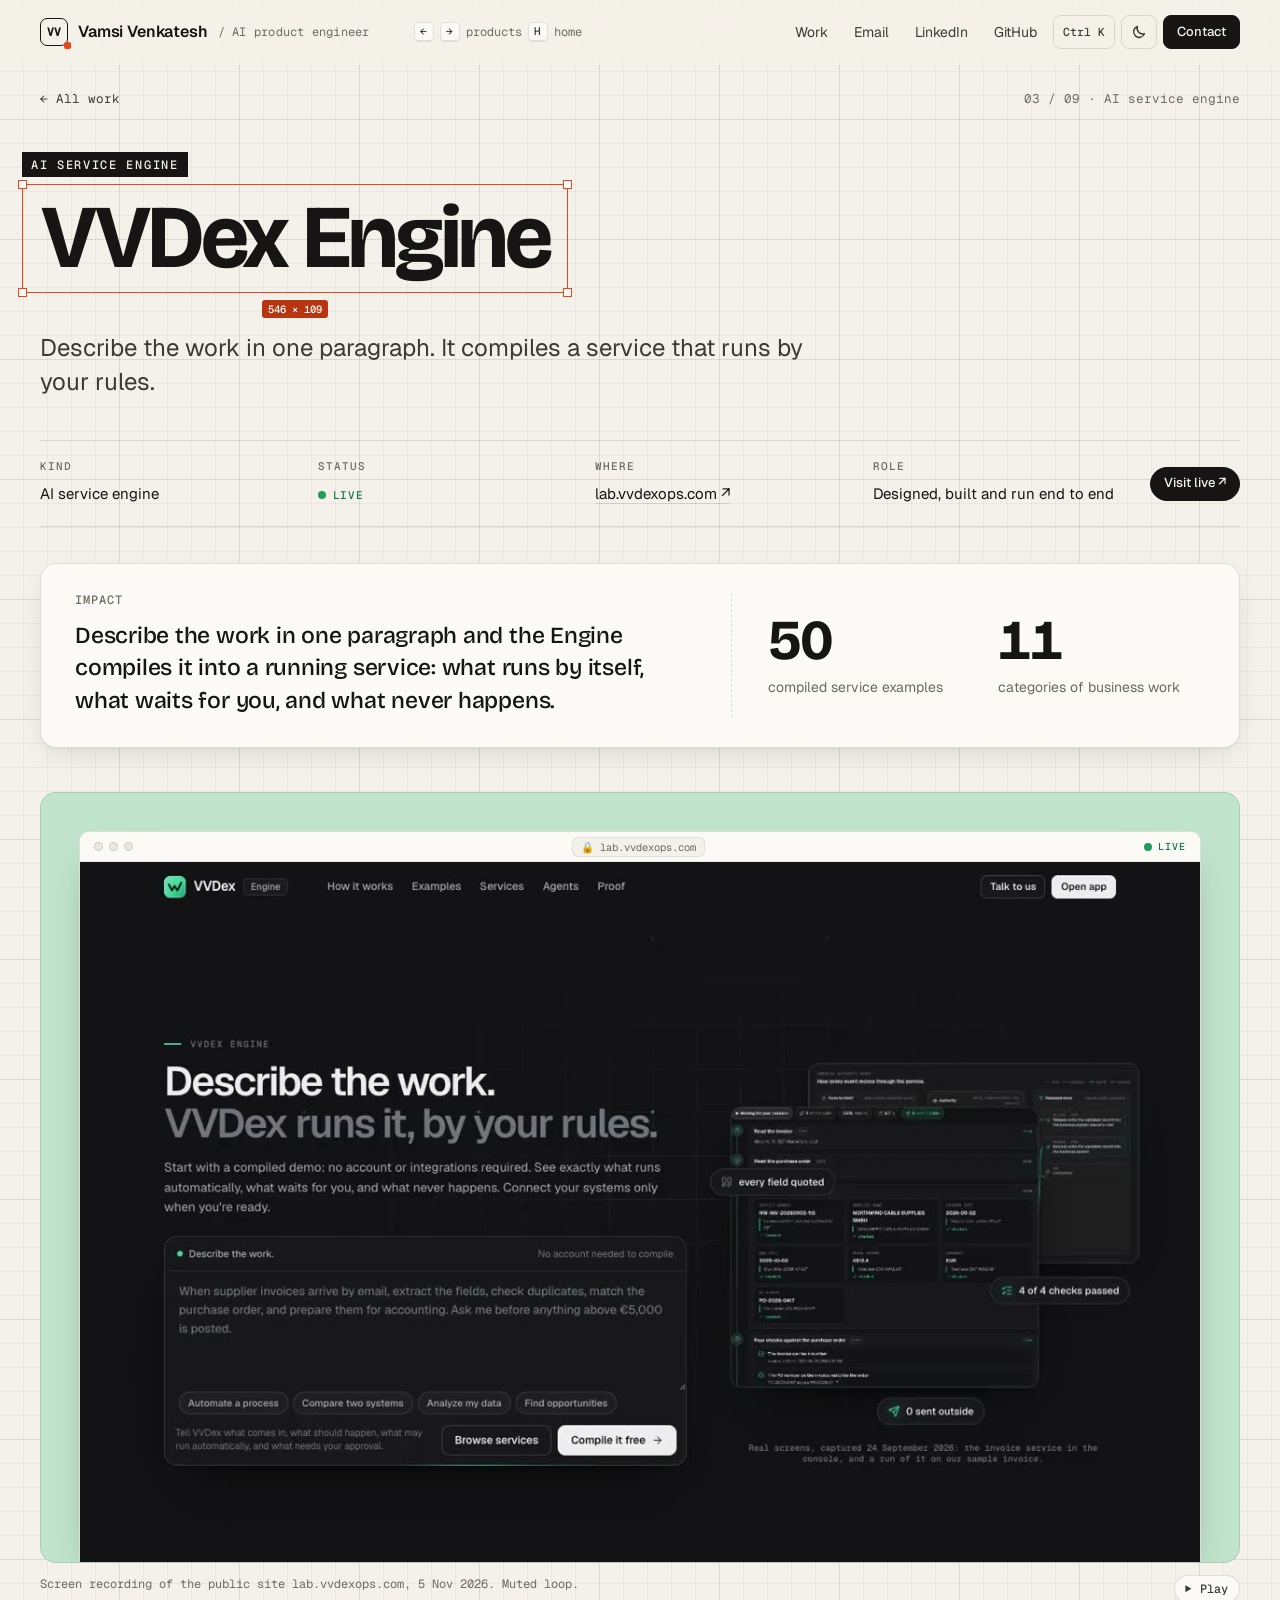
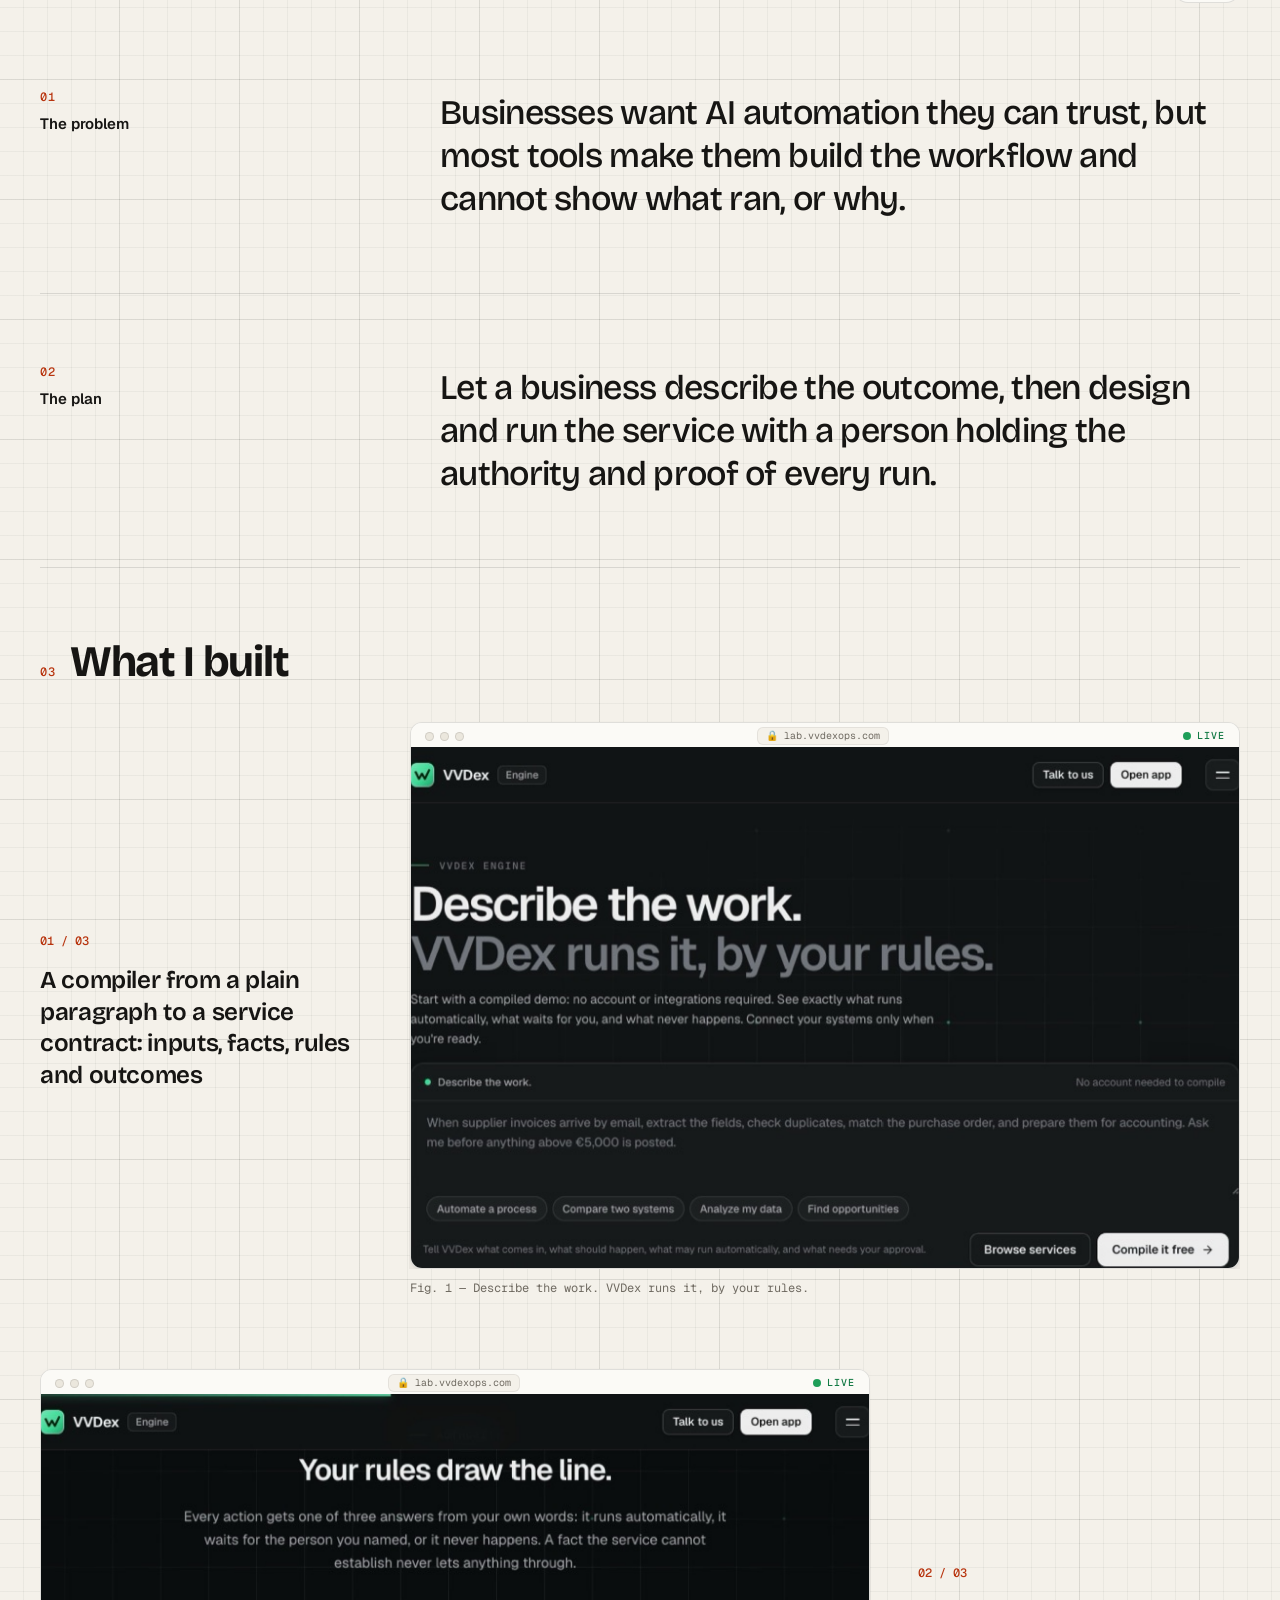
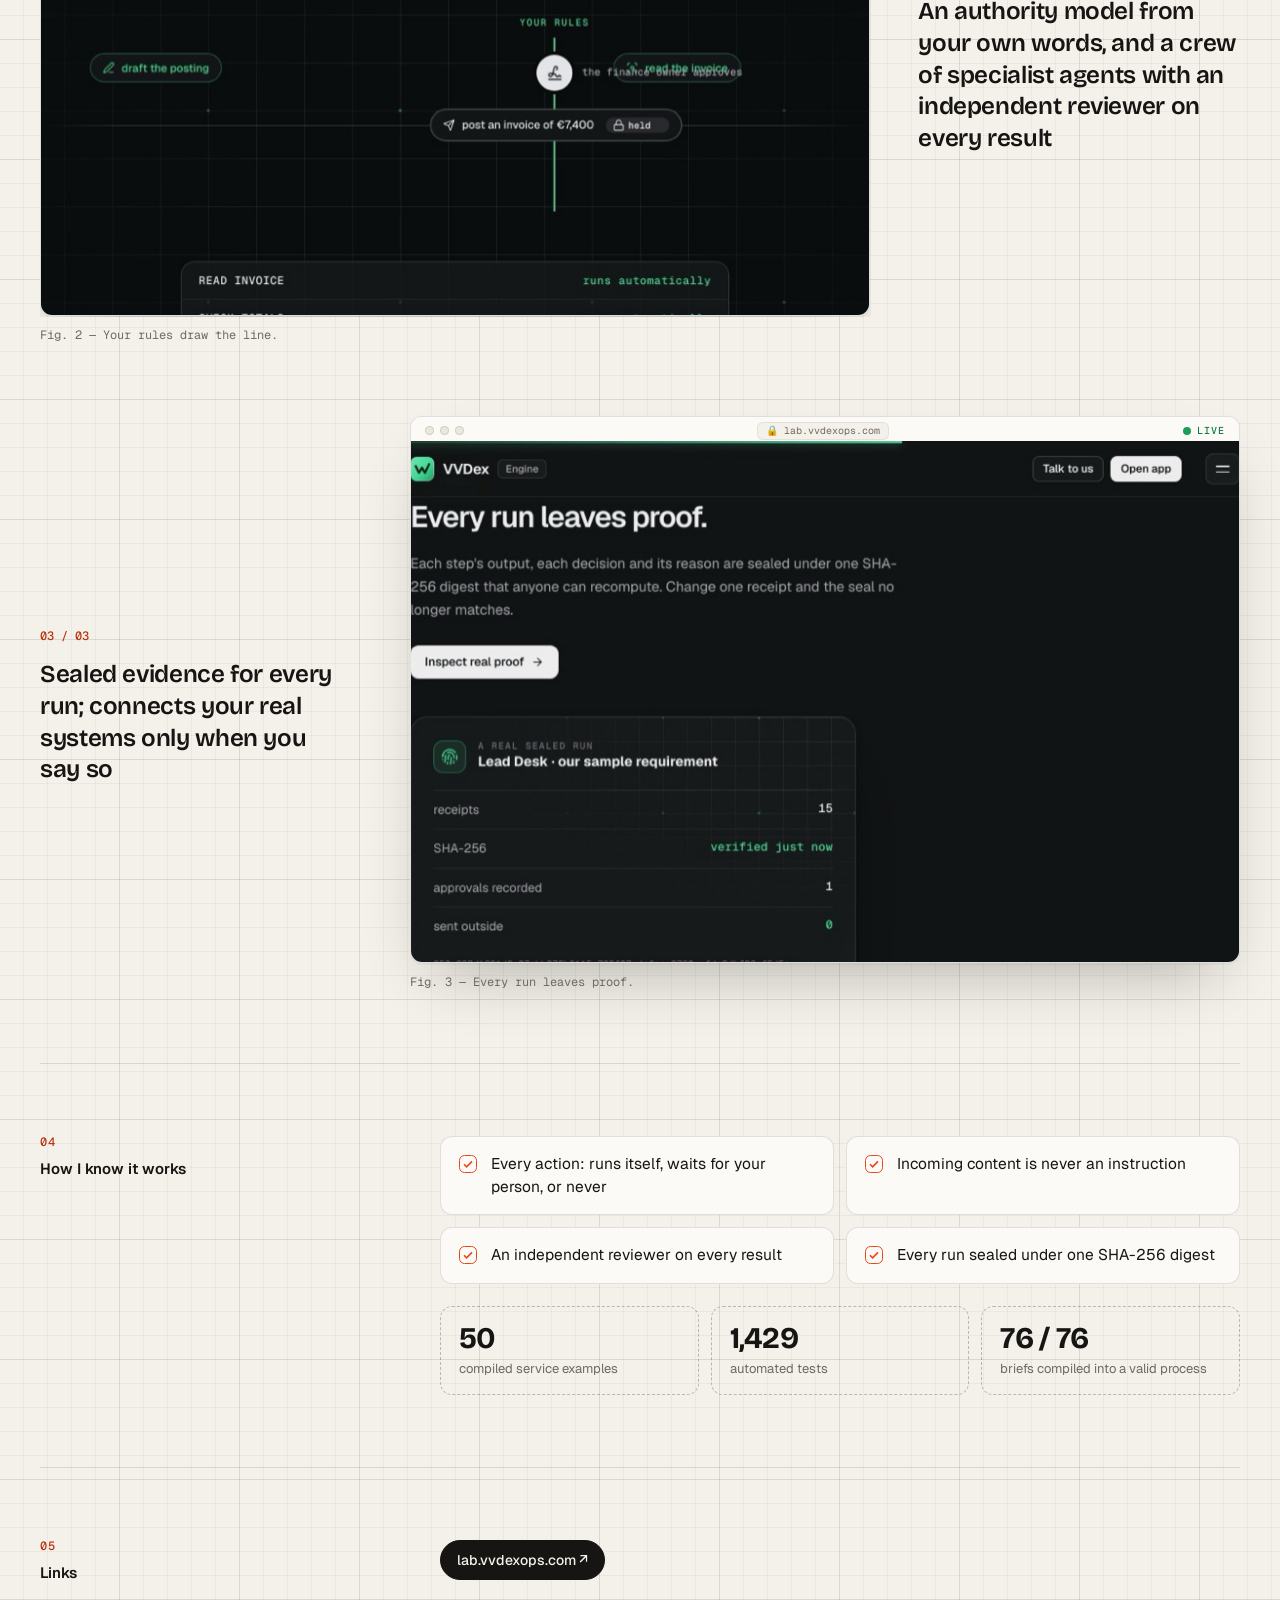
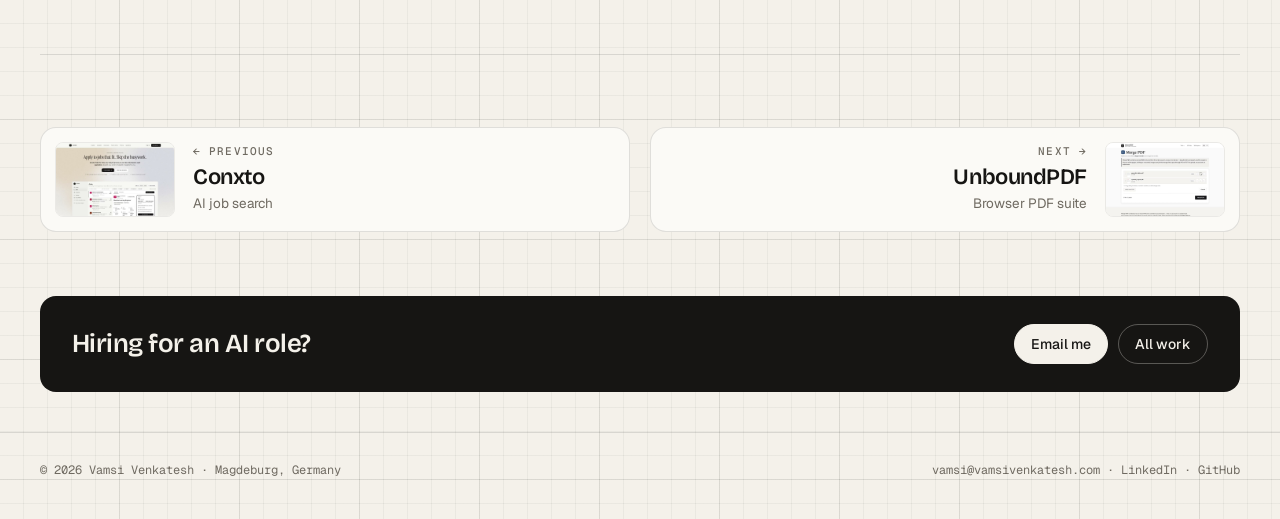
<file: work/vvdex-engine/index.html>
<!doctype html>
<html lang="en">
<head>
<meta charset="utf-8">
<meta name="viewport" content="width=device-width, initial-scale=1">
<title>VVDex Engine — case study · Vamsi Venkatesh</title>
<meta name="description" content="Describe the work in one paragraph. It compiles a service that runs by your rules.">
<meta name="theme-color" content="#f4f1ea" media="(prefers-color-scheme: light)">
<meta name="theme-color" content="#121110" media="(prefers-color-scheme: dark)">
<link rel="preconnect" href="https://fonts.googleapis.com">
<link rel="preconnect" href="https://fonts.gstatic.com" crossorigin>
<link rel="stylesheet" href="https://fonts.googleapis.com/css2?family=Bricolage+Grotesque:opsz,wght@12..96,400..800&family=Geist:wght@400;500;600&family=Geist+Mono:wght@400;500&display=swap">
<link rel="stylesheet" href="../../assets/site.css">
<script>document.documentElement.classList.add('js');try{var t=localStorage.getItem('vv-theme');if(t==='dark'||t==='light')document.documentElement.dataset.theme=t}catch(e){}</script>
</head>
<body data-page="case">
<a class="skip" href="#main">Skip to content</a>
<header class="top"><div class="wrap">
  <a class="brand" href="../../" aria-label="Vamsi Venkatesh, home"><span class="mark" aria-hidden="true">VV</span><span>Vamsi Venkatesh</span><small>/ AI product engineer</small></a>
  <div class="keys" aria-hidden="true"><kbd>←</kbd><kbd>→</kbd><span>products</span><kbd>H</kbd><span>home</span></div>
  <nav aria-label="Site">
    <a class="txt nav-work" href="../../work/">Work</a>
    <a class="txt hide-m" href="mailto:vamsi@vamsivenkatesh.com">Email</a>
    <a class="txt hide-m" href="https://www.linkedin.com/in/vamsivenkatesh" rel="noopener">LinkedIn</a>
    <a class="txt hide-s" href="https://github.com/vamsi-venkatesh" rel="noopener">GitHub</a>
    <button class="ibtn cmdk-btn" type="button" data-cmdk aria-label="Open the command bar (Ctrl+K)"><span class="k-mac">⌘K</span><span class="k-oth">Ctrl K</span></button>
    <button class="ibtn theme-btn" type="button" data-theme-toggle aria-label="Switch colour theme"><svg width="16" height="16" viewBox="0 0 16 16" aria-hidden="true"><path class="i-moon" d="M13.5 9.6A5.6 5.6 0 0 1 6.4 2.5a5.6 5.6 0 1 0 7.1 7.1Z" fill="none" stroke="currentColor" stroke-width="1.4" stroke-linejoin="round"/><g class="i-sun" fill="none" stroke="currentColor" stroke-width="1.4" stroke-linecap="round"><circle cx="8" cy="8" r="3"/><path d="M8 1.2v1.6M8 13.2v1.6M1.2 8h1.6M13.2 8h1.6M3.2 3.2l1.1 1.1M11.7 11.7l1.1 1.1M3.2 12.8l1.1-1.1M11.7 4.3l1.1-1.1"/></g></svg></button>
    <a class="pill sm" href="../../#build">Contact</a>
  </nav>
</div></header>
<main id="main">
  <div class="wrap">
    <nav class="crumbs" aria-label="Breadcrumb"><a href="../../work/">← All work</a><span>03 / 09 · AI service engine</span></nav>
    <header class="case-top">
      <div class="select"><span class="h"></span><span class="h"></span><span class="h"></span><span class="h"></span><span class="tag">AI SERVICE ENGINE</span><h1 class="title" data-vt-title>VVDex Engine</h1><span class="dim" aria-hidden="true"></span></div>
      <p class="outcome">Describe the work in one paragraph. It compiles a service that runs by your rules.</p>
      <dl class="meta">
        <div><dt>Kind</dt><dd>AI service engine</dd></div>
        <div><dt>Status</dt><dd><span class="status live"><i class="dot live"></i>Live</span></dd></div>
        <div><dt>Where</dt><dd><a href="https://lab.vvdexops.com/" rel="noopener">lab.vvdexops.com ↗</a></dd></div>
        <div><dt>Role</dt><dd>Designed, built and run end to end</dd></div>
        <div class="visit"><a class="pill sm" href="https://lab.vvdexops.com/" rel="noopener">Visit live ↗</a></div>
      </dl>
      <div class="impact" data-reveal><div><div class="eyebrow">Impact</div><p>Describe the work in one paragraph and the Engine compiles it into a running service: what runs by itself, what waits for you, and what never happens.</p></div><div class="nums"><div><strong data-count="50">50</strong><span>compiled service examples</span></div><div><strong data-count="11">11</strong><span>categories of business work</span></div></div></div>
    </header>
    <figure class="hero-media" style="margin-left:0;margin-right:0">
      <div class="frame" data-vt-media style="--tint:color-mix(in srgb, #45C987 30%, var(--paper))"><div class="screen"><div class="chrome" aria-hidden="true"><span class="tl"><i></i><i></i><i></i></span><span class="host">🔒 lab.vvdexops.com</span><span class="st status live"><i class="dot live"></i>Live</span></div><div class="media"><video id="herovid" class="" muted loop playsinline preload="none" poster="../../media/vvdex-engine.jpg" data-src="../../media/vvdex-engine.mp4" aria-label="VVDex Engine: screen recording of the public site"></video></div></div></div>
      <figcaption class="figcap"><span>Screen recording of the public site lab.vvdexops.com, 5 Nov 2026. Muted loop.</span><button class="playbtn" type="button" data-playtoggle="#herovid">❚❚ Pause</button></figcaption>
    </figure>
    <article>
      <div class="block"><div class="lab" data-reveal><div class="eyebrow"><b>01</b></div><h2>The problem</h2></div><p class="statement" data-reveal>Businesses want AI automation they can trust, but most tools make them build the workflow and cannot show what ran, or why.</p></div>
      <div class="block"><div class="lab" data-reveal><div class="eyebrow"><b>02</b></div><h2>The plan</h2></div><p class="statement" data-reveal>Let a business describe the outcome, then design and run the service with a person holding the authority and proof of every run.</p></div>
      <div class="block wide"><div class="lab" data-reveal><div class="eyebrow"><b>03</b></div><h2>What I built</h2></div><div class="built">
        <div class="bitem" data-reveal>
          <div class="btxt"><span class="num">01 / 03</span><h3>A compiler from a plain paragraph to a service contract: inputs, facts, rules and outcomes</h3></div>
          <figure><div class="shot" data-wipe><div class="chrome" aria-hidden="true"><span class="tl"><i></i><i></i><i></i></span><span class="host">🔒 lab.vvdexops.com</span><span class="st status live"><i class="dot live"></i>Live</span></div><img data-depth src="../../assets/shots/lab-a-1800.jpg" srcset="../../assets/shots/lab-a-900.jpg 900w, ../../assets/shots/lab-a-1800.jpg 1800w" sizes="(max-width: 820px) 100vw, 720px" width="1800" height="1125" loading="lazy" decoding="async" alt="VVDex Engine: Describe the work. VVDex runs it, by your rules."></div><figcaption>Fig. 1 — Describe the work. VVDex runs it, by your rules.</figcaption></figure>
        </div>
        <div class="bitem" data-reveal>
          <div class="btxt"><span class="num">02 / 03</span><h3>An authority model from your own words, and a crew of specialist agents with an independent reviewer on every result</h3></div>
          <figure><div class="shot" data-wipe><div class="chrome" aria-hidden="true"><span class="tl"><i></i><i></i><i></i></span><span class="host">🔒 lab.vvdexops.com</span><span class="st status live"><i class="dot live"></i>Live</span></div><img data-depth src="../../assets/shots/lab-b-1800.jpg" srcset="../../assets/shots/lab-b-900.jpg 900w, ../../assets/shots/lab-b-1800.jpg 1800w" sizes="(max-width: 820px) 100vw, 720px" width="1800" height="1125" loading="lazy" decoding="async" alt="VVDex Engine: Your rules draw the line."></div><figcaption>Fig. 2 — Your rules draw the line.</figcaption></figure>
        </div>
        <div class="bitem" data-reveal>
          <div class="btxt"><span class="num">03 / 03</span><h3>Sealed evidence for every run; connects your real systems only when you say so</h3></div>
          <figure><div class="shot" data-wipe><div class="chrome" aria-hidden="true"><span class="tl"><i></i><i></i><i></i></span><span class="host">🔒 lab.vvdexops.com</span><span class="st status live"><i class="dot live"></i>Live</span></div><img data-depth src="../../assets/shots/lab-c-1800.jpg" srcset="../../assets/shots/lab-c-900.jpg 900w, ../../assets/shots/lab-c-1800.jpg 1800w" sizes="(max-width: 820px) 100vw, 720px" width="1800" height="1125" loading="lazy" decoding="async" alt="VVDex Engine: Every run leaves proof."></div><figcaption>Fig. 3 — Every run leaves proof.</figcaption></figure>
        </div>
      </div></div>
      <div class="block"><div class="lab" data-reveal><div class="eyebrow"><b>04</b></div><h2>How I know it works</h2></div><div data-reveal><div class="checks"><div class="check"><svg width="18" height="18" viewBox="0 0 18 18" aria-hidden="true"><rect x=".5" y=".5" width="17" height="17" rx="5" fill="none" stroke="var(--accent)"/><path d="m5 9.2 2.6 2.6L13 6.4" fill="none" stroke="var(--accent)" stroke-width="1.6"/></svg><span>Every action: runs itself, waits for your person, or never</span></div><div class="check"><svg width="18" height="18" viewBox="0 0 18 18" aria-hidden="true"><rect x=".5" y=".5" width="17" height="17" rx="5" fill="none" stroke="var(--accent)"/><path d="m5 9.2 2.6 2.6L13 6.4" fill="none" stroke="var(--accent)" stroke-width="1.6"/></svg><span>Incoming content is never an instruction</span></div><div class="check"><svg width="18" height="18" viewBox="0 0 18 18" aria-hidden="true"><rect x=".5" y=".5" width="17" height="17" rx="5" fill="none" stroke="var(--accent)"/><path d="m5 9.2 2.6 2.6L13 6.4" fill="none" stroke="var(--accent)" stroke-width="1.6"/></svg><span>An independent reviewer on every result</span></div><div class="check"><svg width="18" height="18" viewBox="0 0 18 18" aria-hidden="true"><rect x=".5" y=".5" width="17" height="17" rx="5" fill="none" stroke="var(--accent)"/><path d="m5 9.2 2.6 2.6L13 6.4" fill="none" stroke="var(--accent)" stroke-width="1.6"/></svg><span>Every run sealed under one SHA-256 digest</span></div></div>
        <div class="stage"><div><strong>50</strong><span>compiled service examples</span></div><div><strong>1,429</strong><span>automated tests</span></div><div><strong>76 / 76</strong><span>briefs compiled into a valid process</span></div></div></div></div>
      <div class="block"><div class="lab" data-reveal><div class="eyebrow"><b>05</b></div><h2>Links</h2></div><div class="links" data-reveal><a class="pill " href="https://lab.vvdexops.com/" rel="noopener">lab.vvdexops.com ↗</a></div></div>
    </article>
    <nav class="pn" aria-label="More products">
      <a href="../../work/conxto/"><img src="../../media/conxto.jpg" alt="" loading="lazy" width="1200" height="750"><div><small>← Previous</small><b>Conxto</b><span>AI job search</span></div></a>
      <a class="next" href="../../work/unboundpdf/"><img src="../../media/unboundpdf.jpg" alt="" loading="lazy" width="1200" height="750"><div><small>Next →</small><b>UnboundPDF</b><span>Browser PDF suite</span></div></a>
    </nav>
    <div class="cta-strip"><h3>Hiring for an AI role?</h3><div class="ctas"><a class="pill" href="mailto:vamsi@vamsivenkatesh.com">Email me</a><a class="pill ghost" href="../../work/">All work</a></div></div>
  </div>
</main>
<script type="application/json" id="routes">{"cases":["../../work/vvdex-platform/","../../work/conxto/","../../work/vvdex-engine/","../../work/unboundpdf/","../../work/conxfolio/","../../work/forecasting/","../../work/vvdex-trading/","../../work/pitchradar/","../../work/farmquick/"],"prev":"../../work/conxto/","next":"../../work/unboundpdf/","home":"../../"}</script>
<footer class="foot"><div class="wrap">
  <span>© 2026 Vamsi Venkatesh · Magdeburg, Germany</span>
  <span><a href="mailto:vamsi@vamsivenkatesh.com">vamsi@vamsivenkatesh.com</a> · <a href="https://www.linkedin.com/in/vamsivenkatesh" rel="noopener">LinkedIn</a> · <a href="https://github.com/vamsi-venkatesh" rel="noopener">GitHub</a></span>
</div></footer>
<div class="cmdk" id="cmdk" hidden role="dialog" aria-modal="true" aria-label="Command bar">
  <div class="cmdk-box">
    <div class="cmdk-in"><span class="mono" aria-hidden="true">›</span><input id="cmdk-q" type="text" placeholder="Jump to a product, a section, email…" autocomplete="off" spellcheck="false" role="combobox" aria-expanded="true" aria-controls="cmdk-list" aria-autocomplete="list"><kbd>Esc</kbd></div>
    <ul id="cmdk-list" role="listbox"></ul>
    <div class="cmdk-foot mono"><span><kbd>↑</kbd><kbd>↓</kbd> move</span><span><kbd>↵</kbd> open</span></div>
  </div>
</div>
<script type="application/json" id="cmdk-data">{"base":"../../","items":[{"g":"Products","t":"VVDex Platform","s":"AI evaluation platform · Live","h":"../../work/vvdex-platform/","k":"1"},{"g":"Products","t":"Conxto","s":"AI job search · Live","h":"../../work/conxto/","k":"2"},{"g":"Products","t":"VVDex Engine","s":"AI service engine · Live","h":"../../work/vvdex-engine/","k":"3"},{"g":"Products","t":"UnboundPDF","s":"Browser PDF suite · Live","h":"../../work/unboundpdf/","k":"4"},{"g":"Products","t":"Conxfolio","s":"Career suite · Live","h":"../../work/conxfolio/","k":"5"},{"g":"Products","t":"Forecasting","s":"Forecasting engine · Live","h":"../../work/forecasting/","k":"6"},{"g":"Products","t":"VVDex Trading","s":"Market research · Research","h":"../../work/vvdex-trading/","k":"7"},{"g":"Client work","t":"PitchRadar","s":"Event intelligence · client · Private","h":"../../work/pitchradar/","k":"8"},{"g":"Client work","t":"FarmQuick · Buyer Radar","s":"B2B ordering site + lead agent · client · Live","h":"../../work/farmquick/","k":"9"},{"g":"Sections","t":"Work index","s":"All 9: 7 products + 2 client works","h":"../../work/"},{"g":"Sections","t":"Products, one by one","s":"Home","h":"../../#work"},{"g":"Sections","t":"Client work","s":"Home","h":"../../#clients"},{"g":"Sections","t":"End to end board","s":"Home","h":"../../#main"},{"g":"Sections","t":"How I build","s":"Home","h":"../../#how"},{"g":"Sections","t":"Proof of shipping","s":"Home","h":"../../#proof"},{"g":"Sections","t":"Recently shipped","s":"Home","h":"../../#shipped"},{"g":"Sections","t":"What should we build?","s":"Home","h":"../../#build"},{"g":"Sections","t":"Contact","s":"Home","h":"../../#contact"},{"g":"Contact","t":"Email Vamsi","s":"vamsi@vamsivenkatesh.com","h":"mailto:vamsi@vamsivenkatesh.com"},{"g":"Contact","t":"LinkedIn","s":"linkedin.com/in/vamsivenkatesh","h":"https://www.linkedin.com/in/vamsivenkatesh","ext":1},{"g":"Contact","t":"GitHub","s":"github.com/vamsi-venkatesh","h":"https://github.com/vamsi-venkatesh","ext":1},{"g":"Board","t":"Switch dark / light","s":"Theme","act":"theme"},{"g":"Board","t":"Reset the board","s":"Put every note back","act":"reset"}]}</script>
<script src="../../assets/site.js" defer></script>
</body></html>
</file>
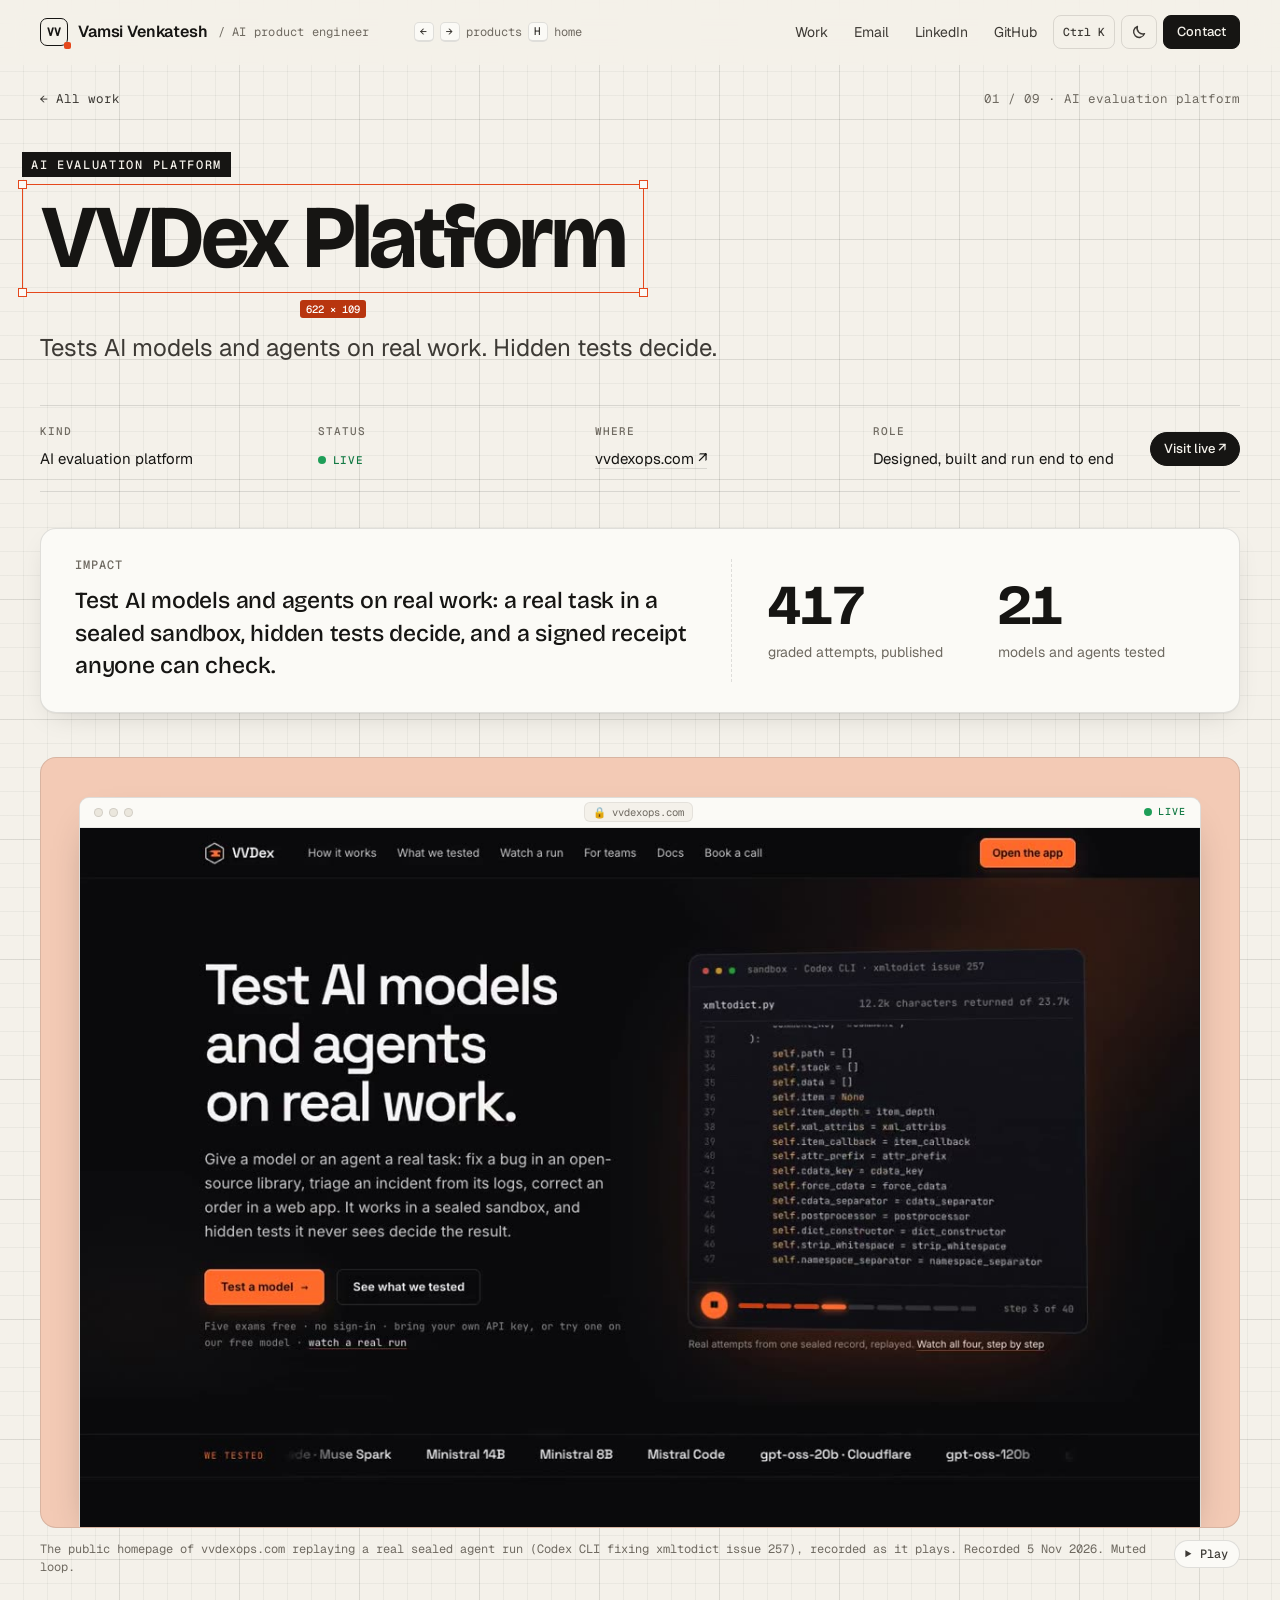
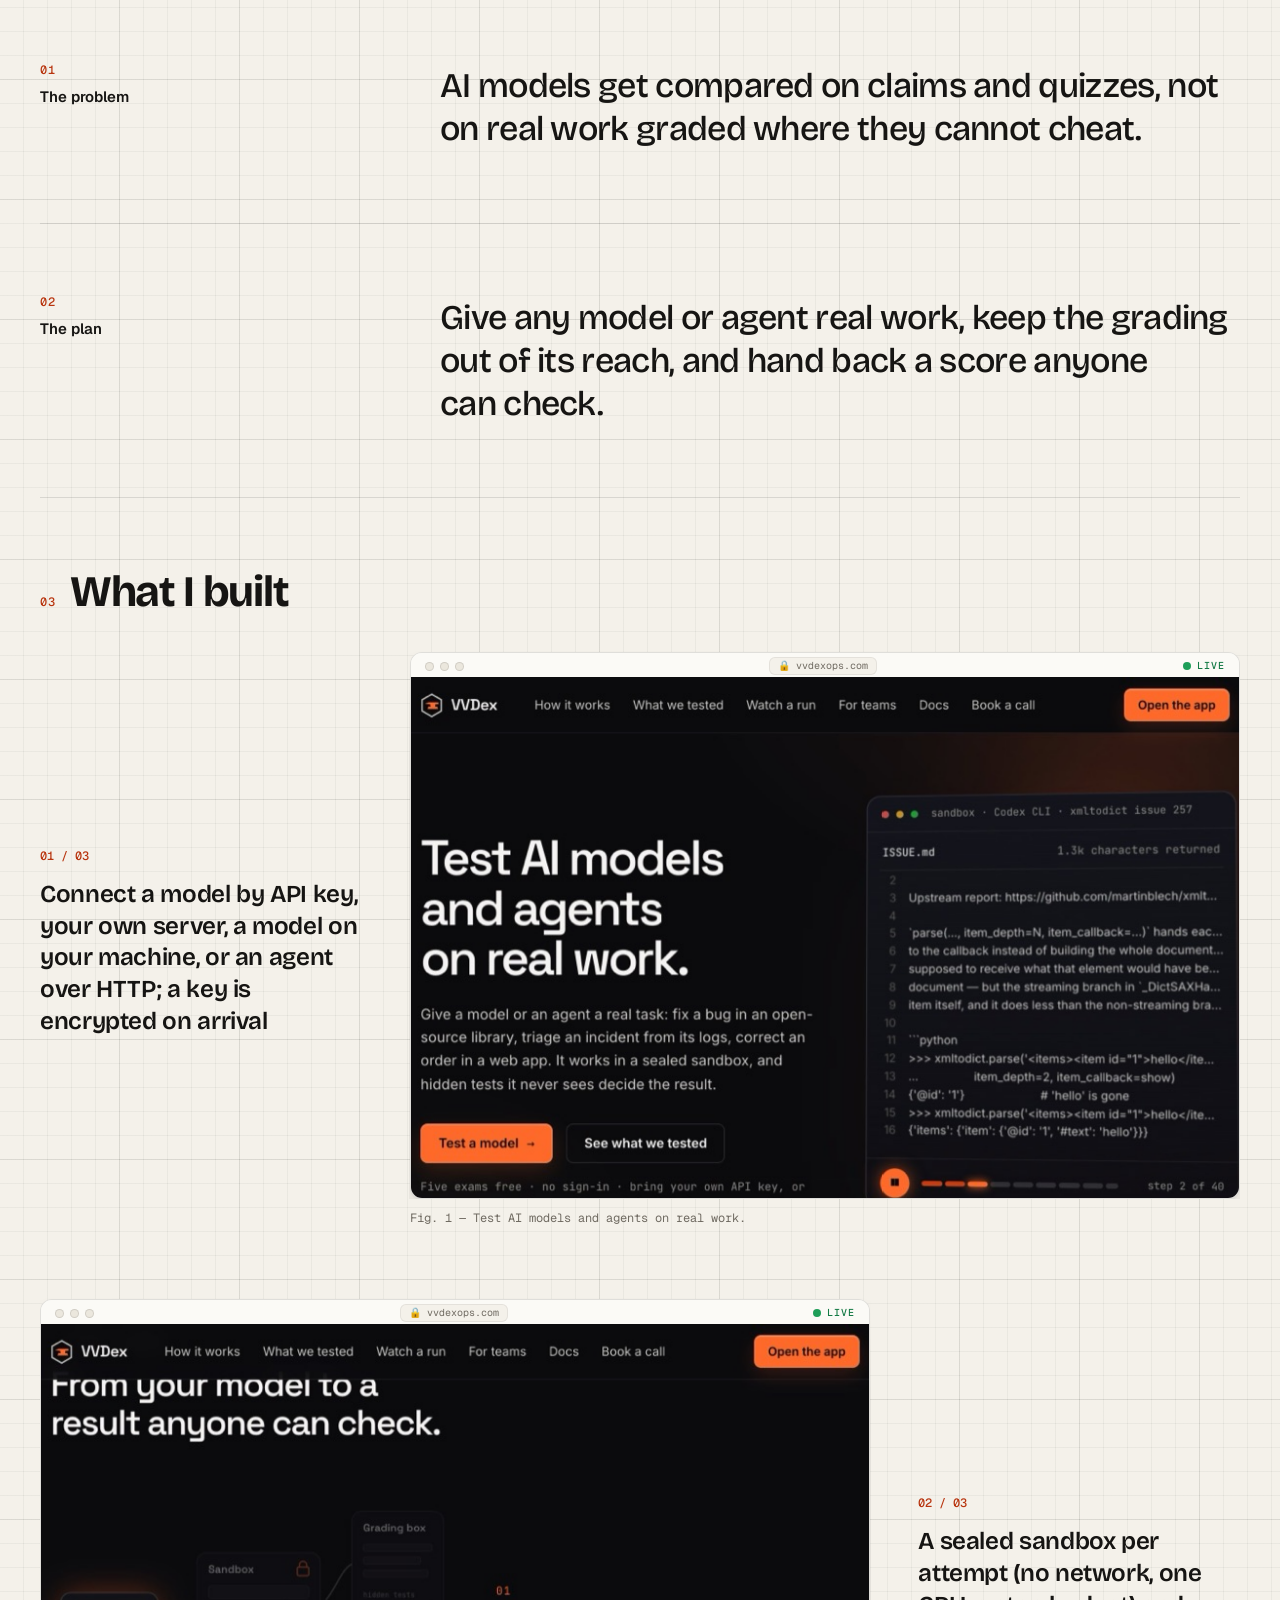
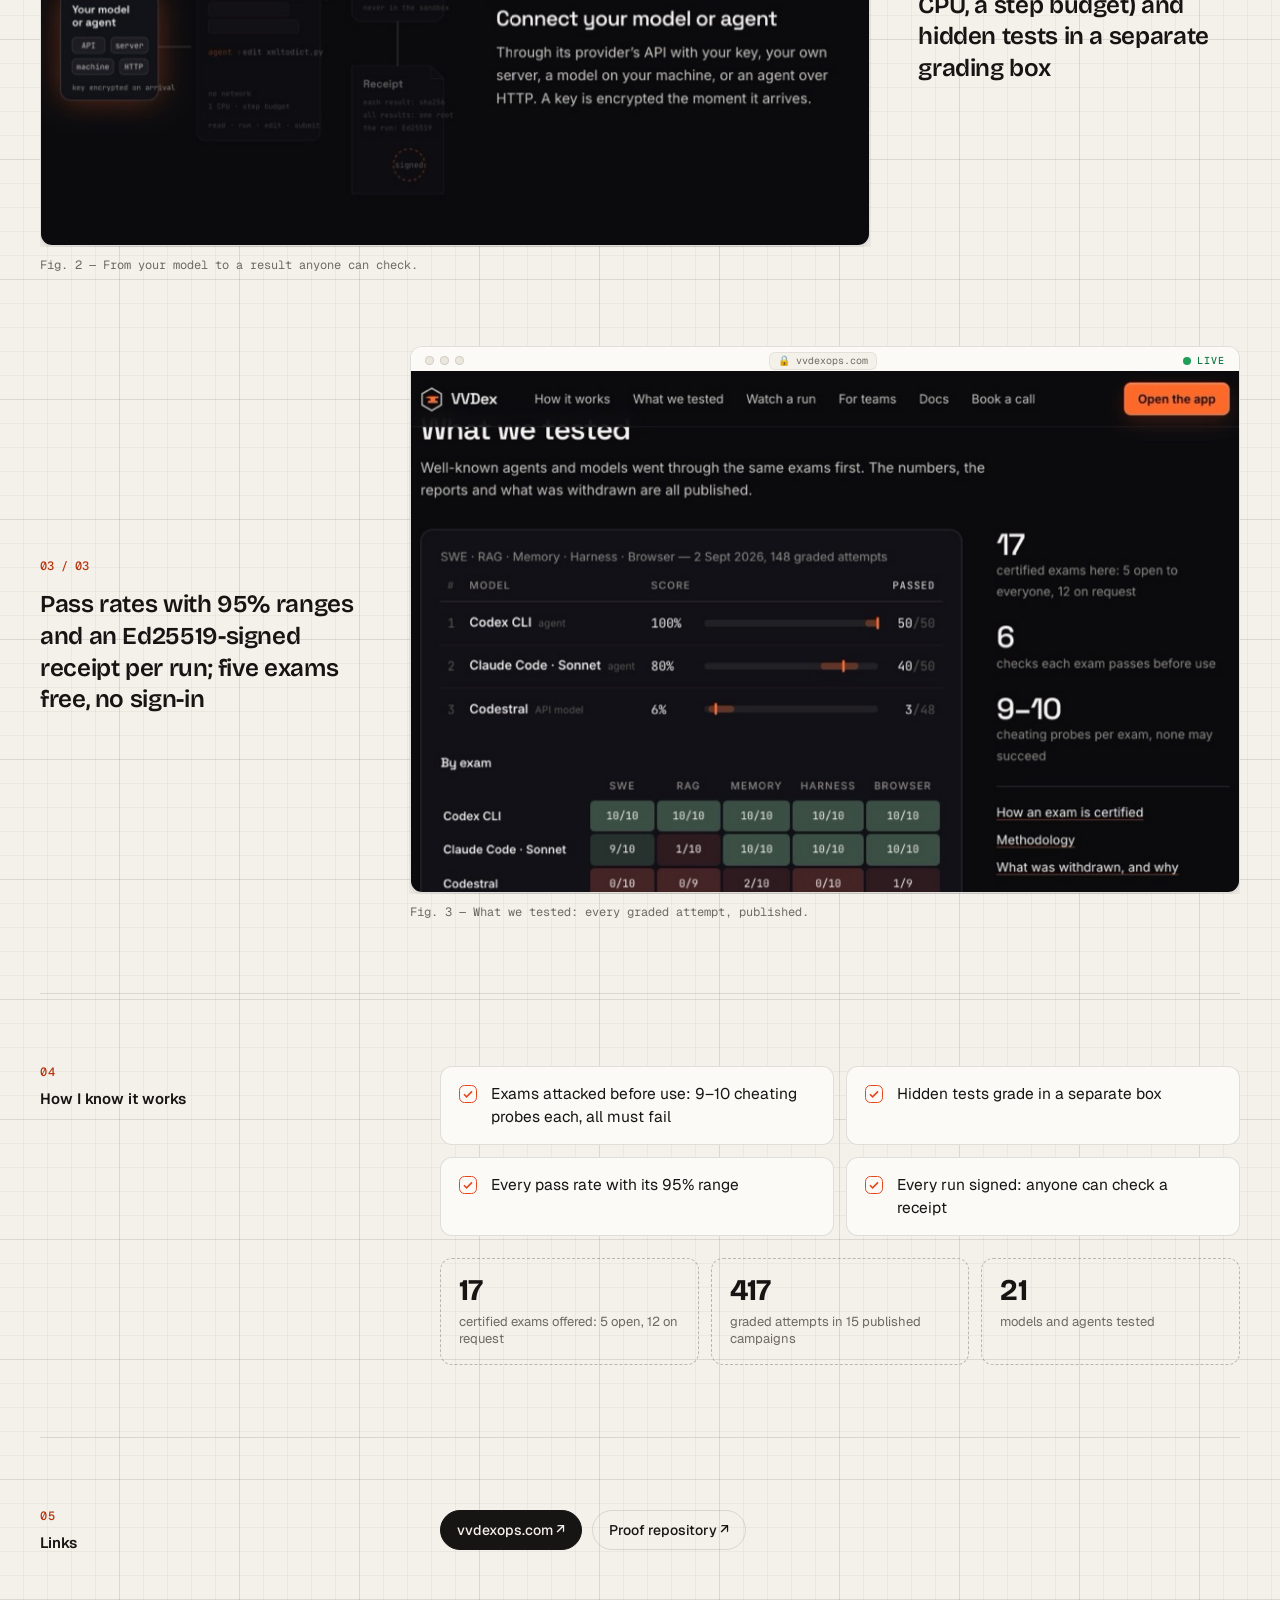
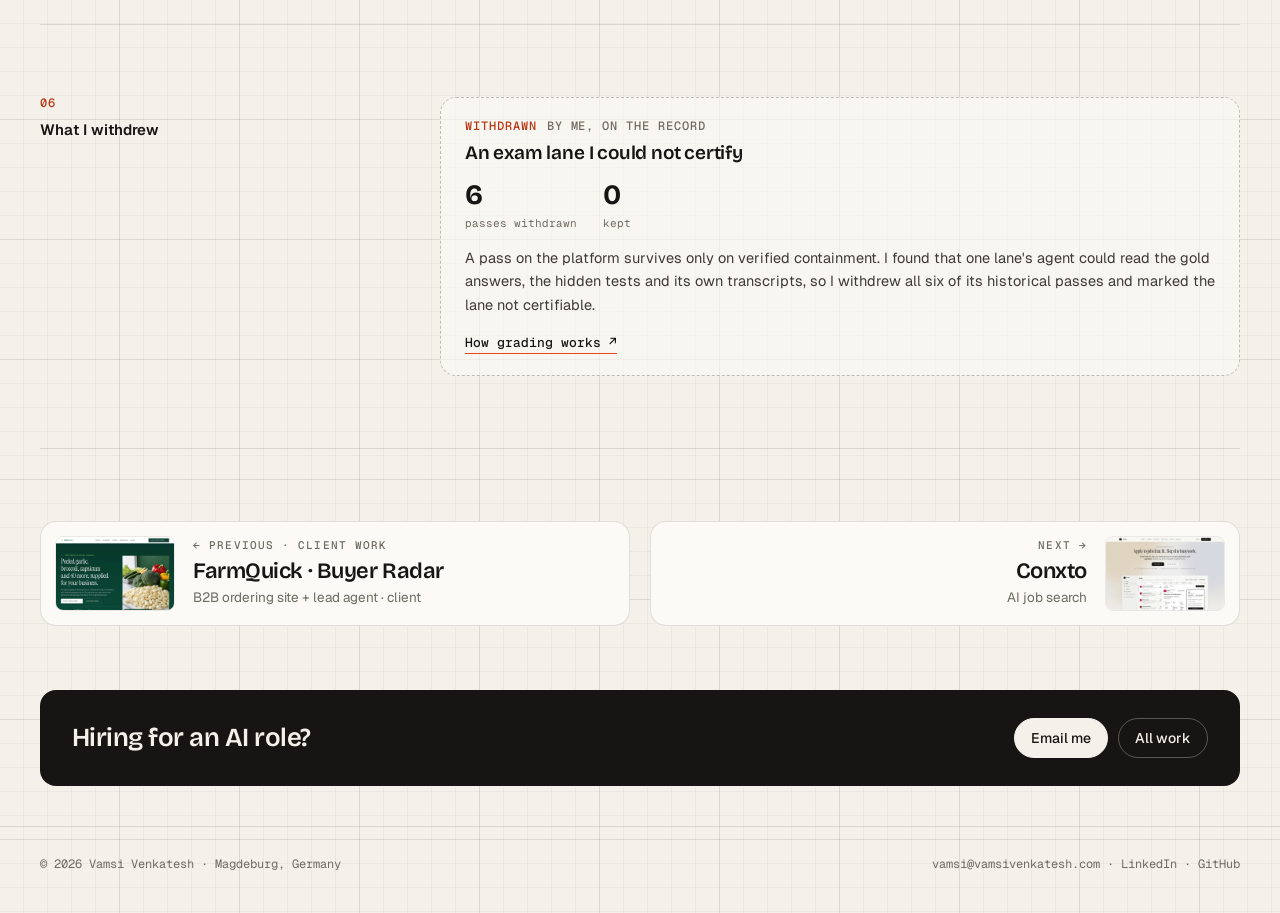
<file: work/vvdex-platform/index.html>
<!doctype html>
<html lang="en">
<head>
<meta charset="utf-8">
<meta name="viewport" content="width=device-width, initial-scale=1">
<title>VVDex Platform — case study · Vamsi Venkatesh</title>
<meta name="description" content="Tests AI models and agents on real work. Hidden tests decide.">
<meta name="theme-color" content="#f4f1ea" media="(prefers-color-scheme: light)">
<meta name="theme-color" content="#121110" media="(prefers-color-scheme: dark)">
<link rel="preconnect" href="https://fonts.googleapis.com">
<link rel="preconnect" href="https://fonts.gstatic.com" crossorigin>
<link rel="stylesheet" href="https://fonts.googleapis.com/css2?family=Bricolage+Grotesque:opsz,wght@12..96,400..800&family=Geist:wght@400;500;600&family=Geist+Mono:wght@400;500&display=swap">
<link rel="stylesheet" href="../../assets/site.css">
<script>document.documentElement.classList.add('js');try{var t=localStorage.getItem('vv-theme');if(t==='dark'||t==='light')document.documentElement.dataset.theme=t}catch(e){}</script>
</head>
<body data-page="case">
<a class="skip" href="#main">Skip to content</a>
<header class="top"><div class="wrap">
  <a class="brand" href="../../" aria-label="Vamsi Venkatesh, home"><span class="mark" aria-hidden="true">VV</span><span>Vamsi Venkatesh</span><small>/ AI product engineer</small></a>
  <div class="keys" aria-hidden="true"><kbd>←</kbd><kbd>→</kbd><span>products</span><kbd>H</kbd><span>home</span></div>
  <nav aria-label="Site">
    <a class="txt nav-work" href="../../work/">Work</a>
    <a class="txt hide-m" href="mailto:vamsi@vamsivenkatesh.com">Email</a>
    <a class="txt hide-m" href="https://www.linkedin.com/in/vamsivenkatesh" rel="noopener">LinkedIn</a>
    <a class="txt hide-s" href="https://github.com/vamsi-venkatesh" rel="noopener">GitHub</a>
    <button class="ibtn cmdk-btn" type="button" data-cmdk aria-label="Open the command bar (Ctrl+K)"><span class="k-mac">⌘K</span><span class="k-oth">Ctrl K</span></button>
    <button class="ibtn theme-btn" type="button" data-theme-toggle aria-label="Switch colour theme"><svg width="16" height="16" viewBox="0 0 16 16" aria-hidden="true"><path class="i-moon" d="M13.5 9.6A5.6 5.6 0 0 1 6.4 2.5a5.6 5.6 0 1 0 7.1 7.1Z" fill="none" stroke="currentColor" stroke-width="1.4" stroke-linejoin="round"/><g class="i-sun" fill="none" stroke="currentColor" stroke-width="1.4" stroke-linecap="round"><circle cx="8" cy="8" r="3"/><path d="M8 1.2v1.6M8 13.2v1.6M1.2 8h1.6M13.2 8h1.6M3.2 3.2l1.1 1.1M11.7 11.7l1.1 1.1M3.2 12.8l1.1-1.1M11.7 4.3l1.1-1.1"/></g></svg></button>
    <a class="pill sm" href="../../#build">Contact</a>
  </nav>
</div></header>
<main id="main">
  <div class="wrap">
    <nav class="crumbs" aria-label="Breadcrumb"><a href="../../work/">← All work</a><span>01 / 09 · AI evaluation platform</span></nav>
    <header class="case-top">
      <div class="select"><span class="h"></span><span class="h"></span><span class="h"></span><span class="h"></span><span class="tag">AI EVALUATION PLATFORM</span><h1 class="title" data-vt-title>VVDex Platform</h1><span class="dim" aria-hidden="true"></span></div>
      <p class="outcome">Tests AI models and agents on real work. Hidden tests decide.</p>
      <dl class="meta">
        <div><dt>Kind</dt><dd>AI evaluation platform</dd></div>
        <div><dt>Status</dt><dd><span class="status live"><i class="dot live"></i>Live</span></dd></div>
        <div><dt>Where</dt><dd><a href="https://vvdexops.com/" rel="noopener">vvdexops.com ↗</a></dd></div>
        <div><dt>Role</dt><dd>Designed, built and run end to end</dd></div>
        <div class="visit"><a class="pill sm" href="https://vvdexops.com/" rel="noopener">Visit live ↗</a></div>
      </dl>
      <div class="impact" data-reveal><div><div class="eyebrow">Impact</div><p>Test AI models and agents on real work: a real task in a sealed sandbox, hidden tests decide, and a signed receipt anyone can check.</p></div><div class="nums"><div><strong data-count="417">417</strong><span>graded attempts, published</span></div><div><strong data-count="21">21</strong><span>models and agents tested</span></div></div></div>
    </header>
    <figure class="hero-media" style="margin-left:0;margin-right:0">
      <div class="frame" data-vt-media style="--tint:color-mix(in srgb, #F2703A 30%, var(--paper))"><div class="screen"><div class="chrome" aria-hidden="true"><span class="tl"><i></i><i></i><i></i></span><span class="host">🔒 vvdexops.com</span><span class="st status live"><i class="dot live"></i>Live</span></div><div class="media"><video id="herovid" class="" muted loop playsinline preload="none" poster="../../media/vvdex-platform.jpg" data-src="../../media/vvdex-platform.mp4" aria-label="VVDex Platform: real task recorded on the public site"></video></div></div></div>
      <figcaption class="figcap"><span>The public homepage of vvdexops.com replaying a real sealed agent run (Codex CLI fixing xmltodict issue 257), recorded as it plays. Recorded 5 Nov 2026. Muted loop.</span><button class="playbtn" type="button" data-playtoggle="#herovid">❚❚ Pause</button></figcaption>
    </figure>
    <article>
      <div class="block"><div class="lab" data-reveal><div class="eyebrow"><b>01</b></div><h2>The problem</h2></div><p class="statement" data-reveal>AI models get compared on claims and quizzes, not on real work graded where they cannot cheat.</p></div>
      <div class="block"><div class="lab" data-reveal><div class="eyebrow"><b>02</b></div><h2>The plan</h2></div><p class="statement" data-reveal>Give any model or agent real work, keep the grading out of its reach, and hand back a score anyone can check.</p></div>
      <div class="block wide"><div class="lab" data-reveal><div class="eyebrow"><b>03</b></div><h2>What I built</h2></div><div class="built">
        <div class="bitem" data-reveal>
          <div class="btxt"><span class="num">01 / 03</span><h3>Connect a model by API key, your own server, a model on your machine, or an agent over HTTP; a key is encrypted on arrival</h3></div>
          <figure><div class="shot" data-wipe><div class="chrome" aria-hidden="true"><span class="tl"><i></i><i></i><i></i></span><span class="host">🔒 vvdexops.com</span><span class="st status live"><i class="dot live"></i>Live</span></div><img data-depth src="../../assets/shots/forge-a-1800.jpg" srcset="../../assets/shots/forge-a-900.jpg 900w, ../../assets/shots/forge-a-1800.jpg 1800w" sizes="(max-width: 820px) 100vw, 720px" width="1800" height="1125" loading="lazy" decoding="async" alt="VVDex Platform: Test AI models and agents on real work."></div><figcaption>Fig. 1 — Test AI models and agents on real work.</figcaption></figure>
        </div>
        <div class="bitem" data-reveal>
          <div class="btxt"><span class="num">02 / 03</span><h3>A sealed sandbox per attempt (no network, one CPU, a step budget) and hidden tests in a separate grading box</h3></div>
          <figure><div class="shot" data-wipe><div class="chrome" aria-hidden="true"><span class="tl"><i></i><i></i><i></i></span><span class="host">🔒 vvdexops.com</span><span class="st status live"><i class="dot live"></i>Live</span></div><img data-depth src="../../assets/shots/forge-b-1800.jpg" srcset="../../assets/shots/forge-b-900.jpg 900w, ../../assets/shots/forge-b-1800.jpg 1800w" sizes="(max-width: 820px) 100vw, 720px" width="1800" height="1125" loading="lazy" decoding="async" alt="VVDex Platform: From your model to a result anyone can check."></div><figcaption>Fig. 2 — From your model to a result anyone can check.</figcaption></figure>
        </div>
        <div class="bitem" data-reveal>
          <div class="btxt"><span class="num">03 / 03</span><h3>Pass rates with 95% ranges and an Ed25519-signed receipt per run; five exams free, no sign-in</h3></div>
          <figure><div class="shot" data-wipe><div class="chrome" aria-hidden="true"><span class="tl"><i></i><i></i><i></i></span><span class="host">🔒 vvdexops.com</span><span class="st status live"><i class="dot live"></i>Live</span></div><img data-depth src="../../assets/shots/forge-c-1800.jpg" srcset="../../assets/shots/forge-c-900.jpg 900w, ../../assets/shots/forge-c-1800.jpg 1800w" sizes="(max-width: 820px) 100vw, 720px" width="1800" height="1125" loading="lazy" decoding="async" alt="VVDex Platform: What we tested: every graded attempt, published."></div><figcaption>Fig. 3 — What we tested: every graded attempt, published.</figcaption></figure>
        </div>
      </div></div>
      <div class="block"><div class="lab" data-reveal><div class="eyebrow"><b>04</b></div><h2>How I know it works</h2></div><div data-reveal><div class="checks"><div class="check"><svg width="18" height="18" viewBox="0 0 18 18" aria-hidden="true"><rect x=".5" y=".5" width="17" height="17" rx="5" fill="none" stroke="var(--accent)"/><path d="m5 9.2 2.6 2.6L13 6.4" fill="none" stroke="var(--accent)" stroke-width="1.6"/></svg><span>Exams attacked before use: 9–10 cheating probes each, all must fail</span></div><div class="check"><svg width="18" height="18" viewBox="0 0 18 18" aria-hidden="true"><rect x=".5" y=".5" width="17" height="17" rx="5" fill="none" stroke="var(--accent)"/><path d="m5 9.2 2.6 2.6L13 6.4" fill="none" stroke="var(--accent)" stroke-width="1.6"/></svg><span>Hidden tests grade in a separate box</span></div><div class="check"><svg width="18" height="18" viewBox="0 0 18 18" aria-hidden="true"><rect x=".5" y=".5" width="17" height="17" rx="5" fill="none" stroke="var(--accent)"/><path d="m5 9.2 2.6 2.6L13 6.4" fill="none" stroke="var(--accent)" stroke-width="1.6"/></svg><span>Every pass rate with its 95% range</span></div><div class="check"><svg width="18" height="18" viewBox="0 0 18 18" aria-hidden="true"><rect x=".5" y=".5" width="17" height="17" rx="5" fill="none" stroke="var(--accent)"/><path d="m5 9.2 2.6 2.6L13 6.4" fill="none" stroke="var(--accent)" stroke-width="1.6"/></svg><span>Every run signed: anyone can check a receipt</span></div></div>
        <div class="stage"><div><strong>17</strong><span>certified exams offered: 5 open, 12 on request</span></div><div><strong>417</strong><span>graded attempts in 15 published campaigns</span></div><div><strong>21</strong><span>models and agents tested</span></div></div></div></div>
      <div class="block"><div class="lab" data-reveal><div class="eyebrow"><b>05</b></div><h2>Links</h2></div><div class="links" data-reveal><a class="pill " href="https://vvdexops.com/" rel="noopener">vvdexops.com ↗</a><a class="pill ghost" href="https://github.com/vamsi-venkatesh/vvdex-forge-proof" rel="noopener">Proof repository ↗</a></div></div>
      <div class="block"><div class="lab" data-reveal><div class="eyebrow"><b>06</b></div><h2>What I withdrew</h2></div><div class="withdrawn" style="margin-top:0;grid-template-columns:1fr"><article class="wd" data-reveal><div class="eyebrow"><b>Withdrawn</b>by me, on the record</div><h4>An exam lane I could not certify</h4><div class="nums"><div><strong>6</strong><span>passes withdrawn</span></div><div><strong>0</strong><span>kept</span></div></div><p>A pass on the platform survives only on verified containment. I found that one lane's agent could read the gold answers, the hidden tests and its own transcripts, so I withdrew all six of its historical passes and marked the lane not certifiable.</p><p style="margin-top:14px"><a class="txtlink" href="https://vvdexops.com/evals" rel="noopener">How grading works ↗</a></p></article></div></div>
    </article>
    <nav class="pn" aria-label="More products">
      <a href="../../work/farmquick/"><img src="../../media/farmquick.jpg" alt="" loading="lazy" width="1200" height="750"><div><small>← Previous · client work</small><b>FarmQuick · Buyer Radar</b><span>B2B ordering site + lead agent · client</span></div></a>
      <a class="next" href="../../work/conxto/"><img src="../../media/conxto.jpg" alt="" loading="lazy" width="1200" height="750"><div><small>Next →</small><b>Conxto</b><span>AI job search</span></div></a>
    </nav>
    <div class="cta-strip"><h3>Hiring for an AI role?</h3><div class="ctas"><a class="pill" href="mailto:vamsi@vamsivenkatesh.com">Email me</a><a class="pill ghost" href="../../work/">All work</a></div></div>
  </div>
</main>
<script type="application/json" id="routes">{"cases":["../../work/vvdex-platform/","../../work/conxto/","../../work/vvdex-engine/","../../work/unboundpdf/","../../work/conxfolio/","../../work/forecasting/","../../work/vvdex-trading/","../../work/pitchradar/","../../work/farmquick/"],"prev":"../../work/farmquick/","next":"../../work/conxto/","home":"../../"}</script>
<footer class="foot"><div class="wrap">
  <span>© 2026 Vamsi Venkatesh · Magdeburg, Germany</span>
  <span><a href="mailto:vamsi@vamsivenkatesh.com">vamsi@vamsivenkatesh.com</a> · <a href="https://www.linkedin.com/in/vamsivenkatesh" rel="noopener">LinkedIn</a> · <a href="https://github.com/vamsi-venkatesh" rel="noopener">GitHub</a></span>
</div></footer>
<div class="cmdk" id="cmdk" hidden role="dialog" aria-modal="true" aria-label="Command bar">
  <div class="cmdk-box">
    <div class="cmdk-in"><span class="mono" aria-hidden="true">›</span><input id="cmdk-q" type="text" placeholder="Jump to a product, a section, email…" autocomplete="off" spellcheck="false" role="combobox" aria-expanded="true" aria-controls="cmdk-list" aria-autocomplete="list"><kbd>Esc</kbd></div>
    <ul id="cmdk-list" role="listbox"></ul>
    <div class="cmdk-foot mono"><span><kbd>↑</kbd><kbd>↓</kbd> move</span><span><kbd>↵</kbd> open</span></div>
  </div>
</div>
<script type="application/json" id="cmdk-data">{"base":"../../","items":[{"g":"Products","t":"VVDex Platform","s":"AI evaluation platform · Live","h":"../../work/vvdex-platform/","k":"1"},{"g":"Products","t":"Conxto","s":"AI job search · Live","h":"../../work/conxto/","k":"2"},{"g":"Products","t":"VVDex Engine","s":"AI service engine · Live","h":"../../work/vvdex-engine/","k":"3"},{"g":"Products","t":"UnboundPDF","s":"Browser PDF suite · Live","h":"../../work/unboundpdf/","k":"4"},{"g":"Products","t":"Conxfolio","s":"Career suite · Live","h":"../../work/conxfolio/","k":"5"},{"g":"Products","t":"Forecasting","s":"Forecasting engine · Live","h":"../../work/forecasting/","k":"6"},{"g":"Products","t":"VVDex Trading","s":"Market research · Research","h":"../../work/vvdex-trading/","k":"7"},{"g":"Client work","t":"PitchRadar","s":"Event intelligence · client · Private","h":"../../work/pitchradar/","k":"8"},{"g":"Client work","t":"FarmQuick · Buyer Radar","s":"B2B ordering site + lead agent · client · Live","h":"../../work/farmquick/","k":"9"},{"g":"Sections","t":"Work index","s":"All 9: 7 products + 2 client works","h":"../../work/"},{"g":"Sections","t":"Products, one by one","s":"Home","h":"../../#work"},{"g":"Sections","t":"Client work","s":"Home","h":"../../#clients"},{"g":"Sections","t":"End to end board","s":"Home","h":"../../#main"},{"g":"Sections","t":"How I build","s":"Home","h":"../../#how"},{"g":"Sections","t":"Proof of shipping","s":"Home","h":"../../#proof"},{"g":"Sections","t":"Recently shipped","s":"Home","h":"../../#shipped"},{"g":"Sections","t":"What should we build?","s":"Home","h":"../../#build"},{"g":"Sections","t":"Contact","s":"Home","h":"../../#contact"},{"g":"Contact","t":"Email Vamsi","s":"vamsi@vamsivenkatesh.com","h":"mailto:vamsi@vamsivenkatesh.com"},{"g":"Contact","t":"LinkedIn","s":"linkedin.com/in/vamsivenkatesh","h":"https://www.linkedin.com/in/vamsivenkatesh","ext":1},{"g":"Contact","t":"GitHub","s":"github.com/vamsi-venkatesh","h":"https://github.com/vamsi-venkatesh","ext":1},{"g":"Board","t":"Switch dark / light","s":"Theme","act":"theme"},{"g":"Board","t":"Reset the board","s":"Put every note back","act":"reset"}]}</script>
<script src="../../assets/site.js" defer></script>
</body></html>
</file>
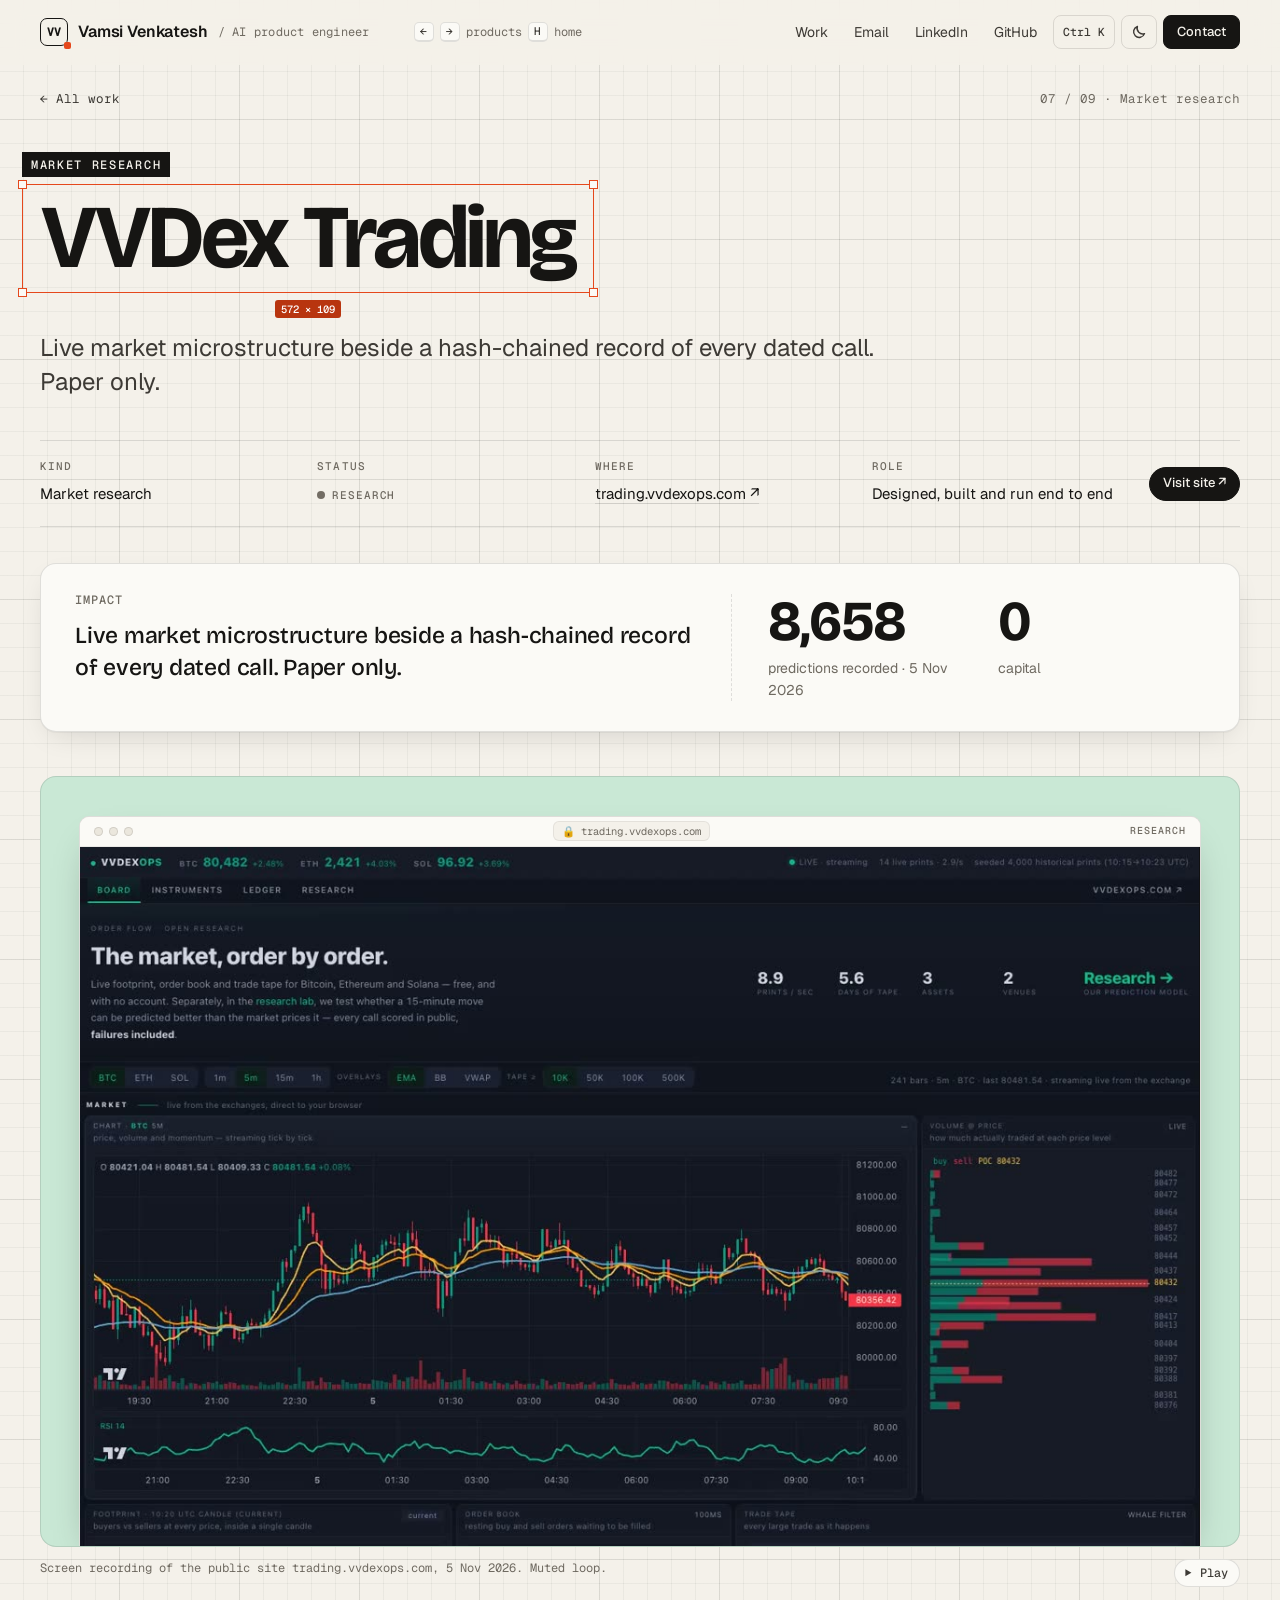
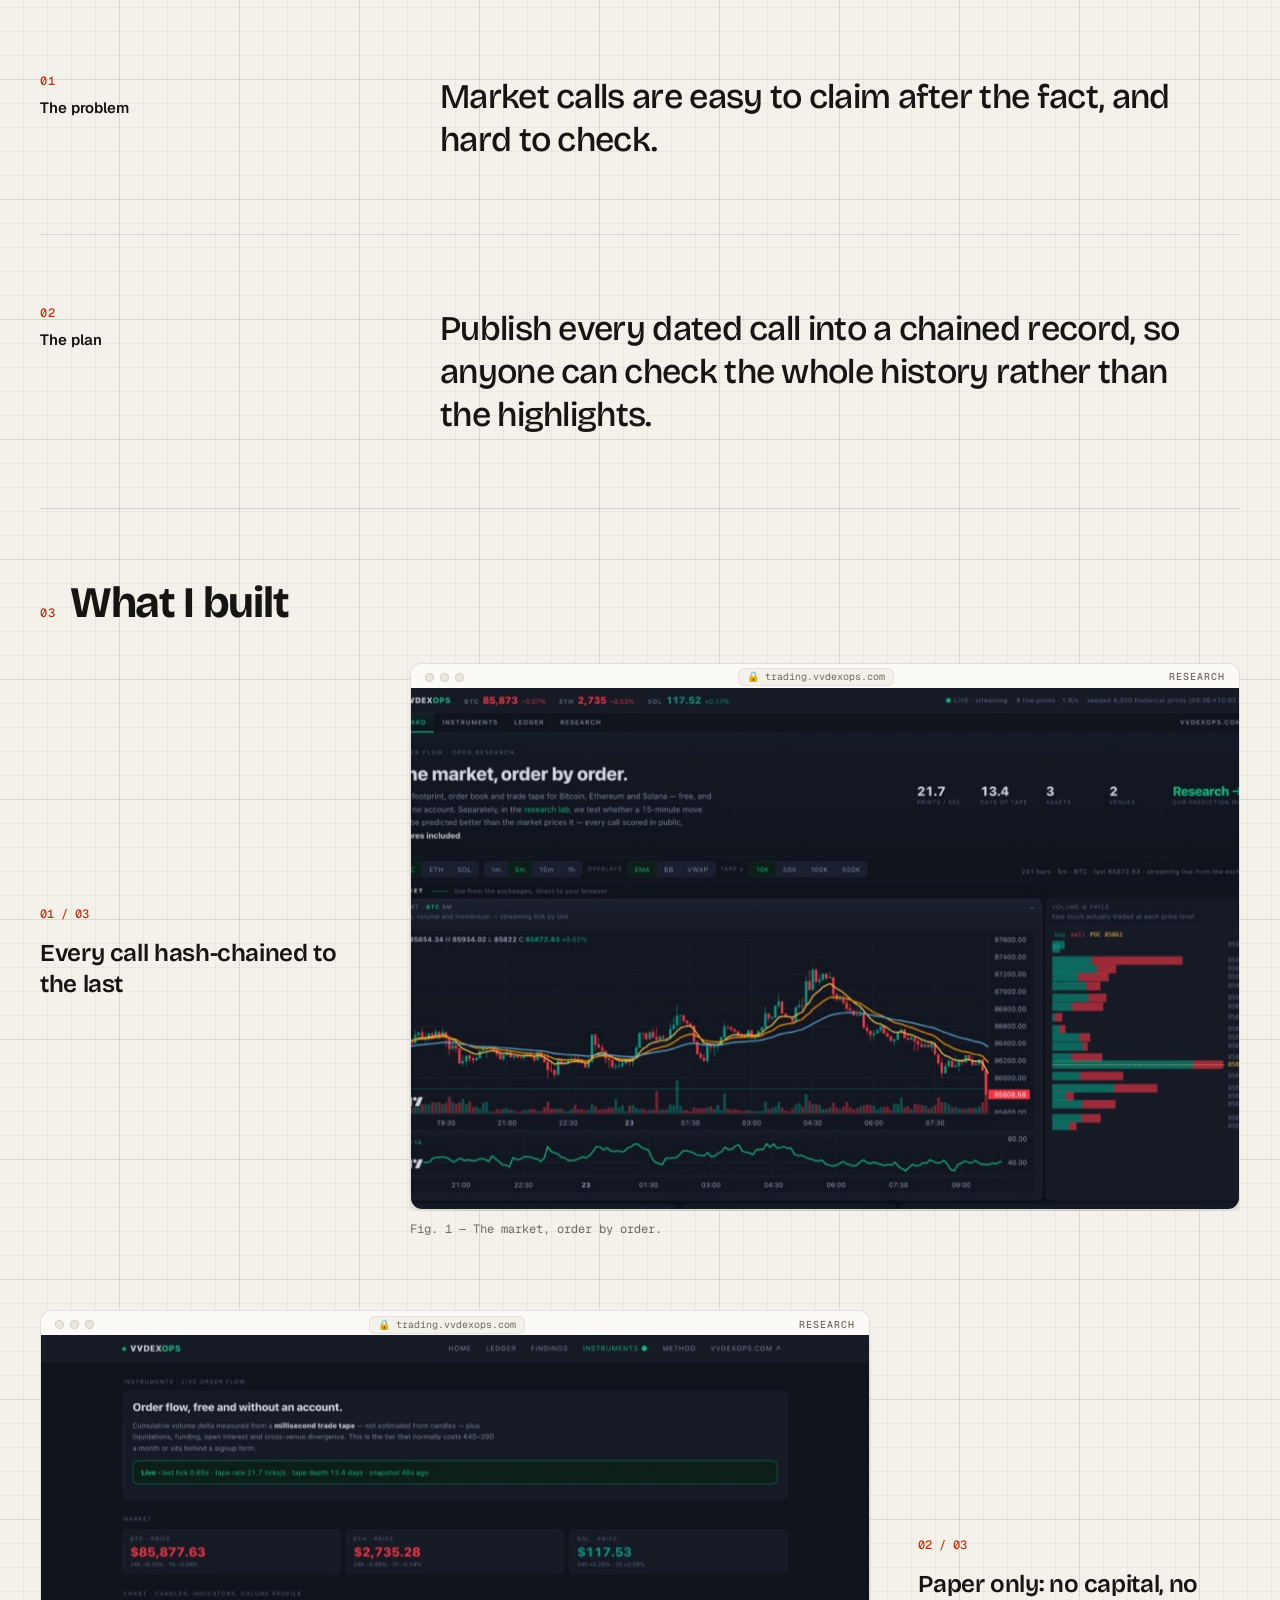
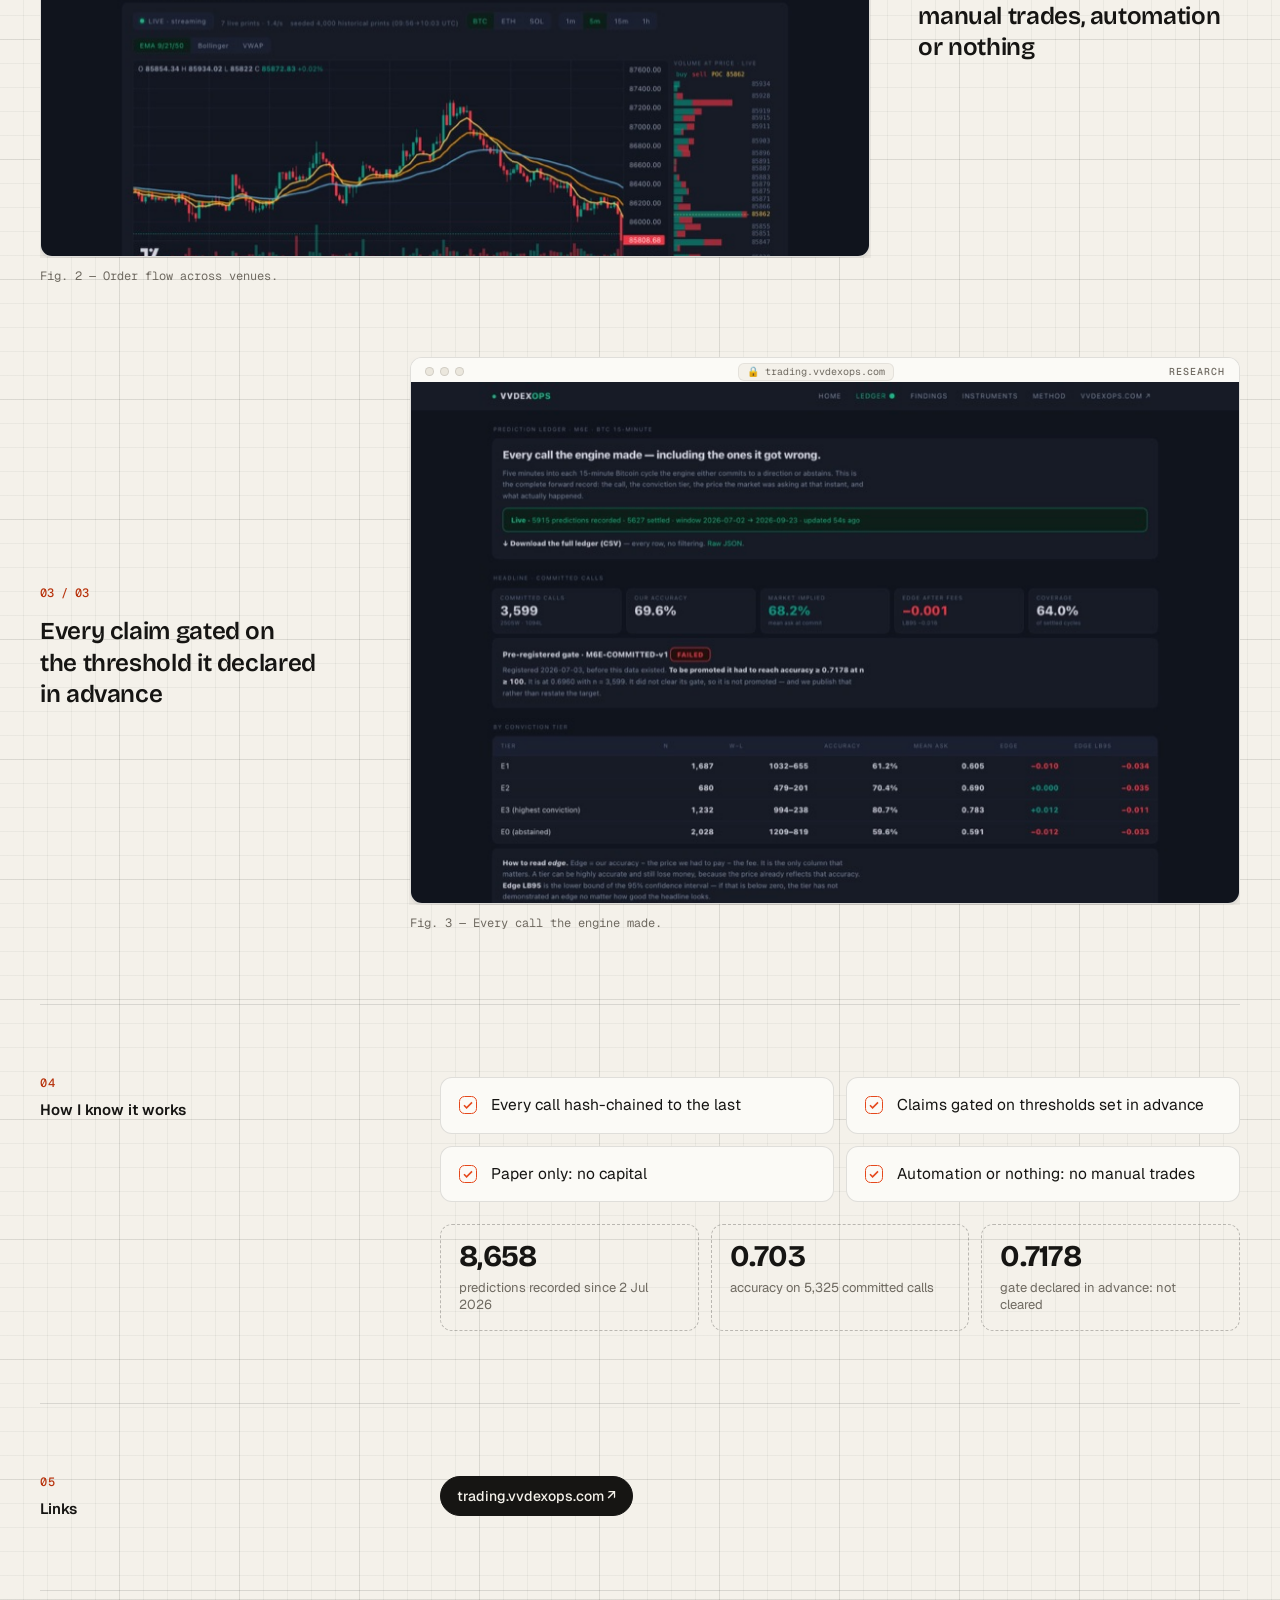
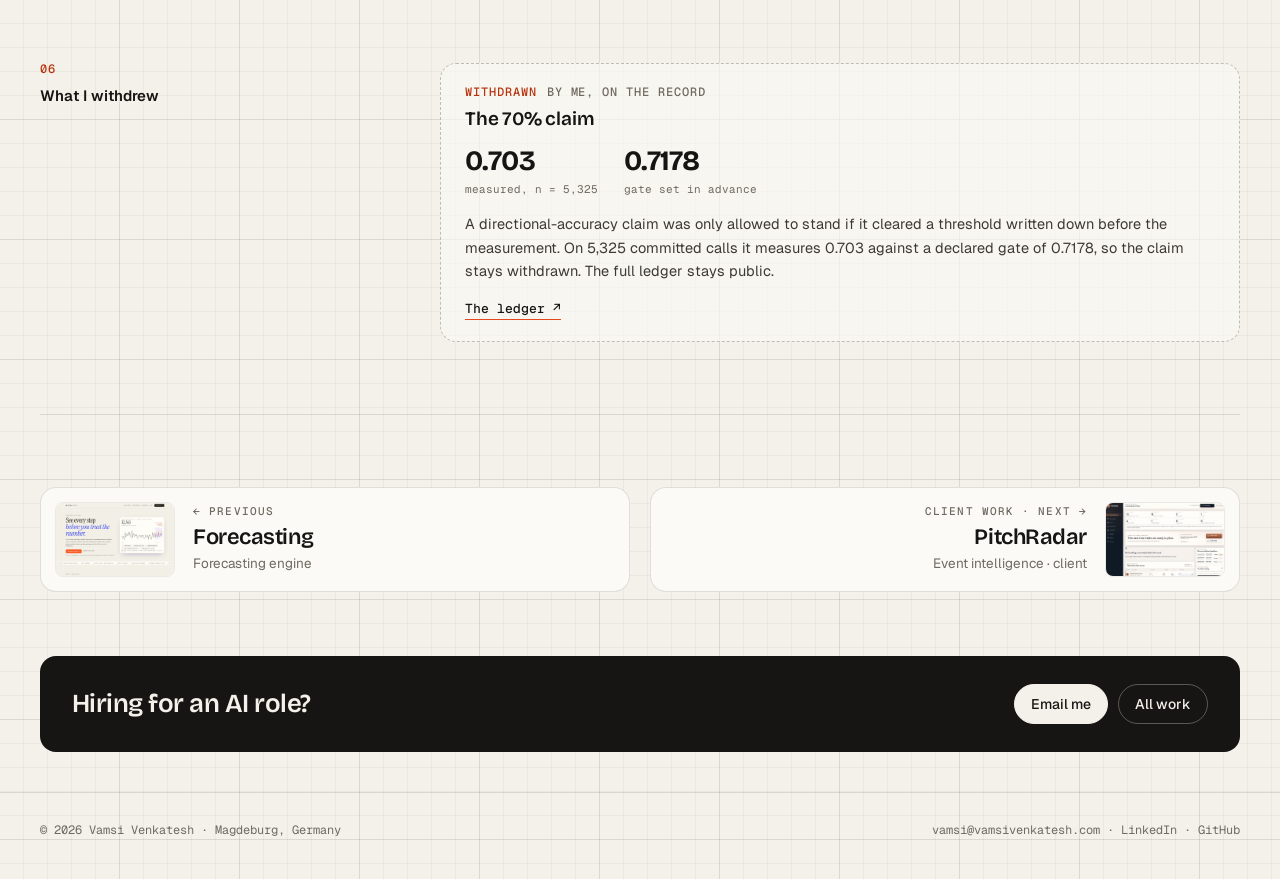
<file: work/vvdex-trading/index.html>
<!doctype html>
<html lang="en">
<head>
<meta charset="utf-8">
<meta name="viewport" content="width=device-width, initial-scale=1">
<title>VVDex Trading — case study · Vamsi Venkatesh</title>
<meta name="description" content="Live market microstructure beside a hash-chained record of every dated call. Paper only.">
<meta name="theme-color" content="#f4f1ea" media="(prefers-color-scheme: light)">
<meta name="theme-color" content="#121110" media="(prefers-color-scheme: dark)">
<link rel="preconnect" href="https://fonts.googleapis.com">
<link rel="preconnect" href="https://fonts.gstatic.com" crossorigin>
<link rel="stylesheet" href="https://fonts.googleapis.com/css2?family=Bricolage+Grotesque:opsz,wght@12..96,400..800&family=Geist:wght@400;500;600&family=Geist+Mono:wght@400;500&display=swap">
<link rel="stylesheet" href="../../assets/site.css">
<script>document.documentElement.classList.add('js');try{var t=localStorage.getItem('vv-theme');if(t==='dark'||t==='light')document.documentElement.dataset.theme=t}catch(e){}</script>
</head>
<body data-page="case">
<a class="skip" href="#main">Skip to content</a>
<header class="top"><div class="wrap">
  <a class="brand" href="../../" aria-label="Vamsi Venkatesh, home"><span class="mark" aria-hidden="true">VV</span><span>Vamsi Venkatesh</span><small>/ AI product engineer</small></a>
  <div class="keys" aria-hidden="true"><kbd>←</kbd><kbd>→</kbd><span>products</span><kbd>H</kbd><span>home</span></div>
  <nav aria-label="Site">
    <a class="txt nav-work" href="../../work/">Work</a>
    <a class="txt hide-m" href="mailto:vamsi@vamsivenkatesh.com">Email</a>
    <a class="txt hide-m" href="https://www.linkedin.com/in/vamsivenkatesh" rel="noopener">LinkedIn</a>
    <a class="txt hide-s" href="https://github.com/vamsi-venkatesh" rel="noopener">GitHub</a>
    <button class="ibtn cmdk-btn" type="button" data-cmdk aria-label="Open the command bar (Ctrl+K)"><span class="k-mac">⌘K</span><span class="k-oth">Ctrl K</span></button>
    <button class="ibtn theme-btn" type="button" data-theme-toggle aria-label="Switch colour theme"><svg width="16" height="16" viewBox="0 0 16 16" aria-hidden="true"><path class="i-moon" d="M13.5 9.6A5.6 5.6 0 0 1 6.4 2.5a5.6 5.6 0 1 0 7.1 7.1Z" fill="none" stroke="currentColor" stroke-width="1.4" stroke-linejoin="round"/><g class="i-sun" fill="none" stroke="currentColor" stroke-width="1.4" stroke-linecap="round"><circle cx="8" cy="8" r="3"/><path d="M8 1.2v1.6M8 13.2v1.6M1.2 8h1.6M13.2 8h1.6M3.2 3.2l1.1 1.1M11.7 11.7l1.1 1.1M3.2 12.8l1.1-1.1M11.7 4.3l1.1-1.1"/></g></svg></button>
    <a class="pill sm" href="../../#build">Contact</a>
  </nav>
</div></header>
<main id="main">
  <div class="wrap">
    <nav class="crumbs" aria-label="Breadcrumb"><a href="../../work/">← All work</a><span>07 / 09 · Market research</span></nav>
    <header class="case-top">
      <div class="select"><span class="h"></span><span class="h"></span><span class="h"></span><span class="h"></span><span class="tag">MARKET RESEARCH</span><h1 class="title" data-vt-title>VVDex Trading</h1><span class="dim" aria-hidden="true"></span></div>
      <p class="outcome">Live market microstructure beside a hash-chained record of every dated call. Paper only.</p>
      <dl class="meta">
        <div><dt>Kind</dt><dd>Market research</dd></div>
        <div><dt>Status</dt><dd><span class="status other"><i class="dot"></i>Research</span></dd></div>
        <div><dt>Where</dt><dd><a href="https://trading.vvdexops.com/" rel="noopener">trading.vvdexops.com ↗</a></dd></div>
        <div><dt>Role</dt><dd>Designed, built and run end to end</dd></div>
        <div class="visit"><a class="pill sm" href="https://trading.vvdexops.com/" rel="noopener">Visit site ↗</a></div>
      </dl>
      <div class="impact" data-reveal><div><div class="eyebrow">Impact</div><p>Live market microstructure beside a hash-chained record of every dated call. Paper only.</p></div><div class="nums"><div><strong data-count="8658">8,658</strong><span>predictions recorded · 5 Nov 2026</span></div><div><strong data-count="0">0</strong><span>capital</span></div></div></div>
    </header>
    <figure class="hero-media" style="margin-left:0;margin-right:0">
      <div class="frame" data-vt-media style="--tint:color-mix(in srgb, #63D2A3 30%, var(--paper))"><div class="screen"><div class="chrome" aria-hidden="true"><span class="tl"><i></i><i></i><i></i></span><span class="host">🔒 trading.vvdexops.com</span><span class="st status other">Research</span></div><div class="media"><video id="herovid" class="" muted loop playsinline preload="none" poster="../../media/vvdex-trading.jpg" data-src="../../media/vvdex-trading.mp4" aria-label="VVDex Trading: screen recording of the public site"></video></div></div></div>
      <figcaption class="figcap"><span>Screen recording of the public site trading.vvdexops.com, 5 Nov 2026. Muted loop.</span><button class="playbtn" type="button" data-playtoggle="#herovid">❚❚ Pause</button></figcaption>
    </figure>
    <article>
      <div class="block"><div class="lab" data-reveal><div class="eyebrow"><b>01</b></div><h2>The problem</h2></div><p class="statement" data-reveal>Market calls are easy to claim after the fact, and hard to check.</p></div>
      <div class="block"><div class="lab" data-reveal><div class="eyebrow"><b>02</b></div><h2>The plan</h2></div><p class="statement" data-reveal>Publish every dated call into a chained record, so anyone can check the whole history rather than the highlights.</p></div>
      <div class="block wide"><div class="lab" data-reveal><div class="eyebrow"><b>03</b></div><h2>What I built</h2></div><div class="built">
        <div class="bitem" data-reveal>
          <div class="btxt"><span class="num">01 / 03</span><h3>Every call hash-chained to the last</h3></div>
          <figure><div class="shot" data-wipe><div class="chrome" aria-hidden="true"><span class="tl"><i></i><i></i><i></i></span><span class="host">🔒 trading.vvdexops.com</span><span class="st status other">Research</span></div><img data-depth src="../../assets/shots/trading-a-1800.jpg" srcset="../../assets/shots/trading-a-900.jpg 900w, ../../assets/shots/trading-a-1800.jpg 1800w" sizes="(max-width: 820px) 100vw, 720px" width="1800" height="1125" loading="lazy" decoding="async" alt="VVDex Trading: The market, order by order."></div><figcaption>Fig. 1 — The market, order by order.</figcaption></figure>
        </div>
        <div class="bitem" data-reveal>
          <div class="btxt"><span class="num">02 / 03</span><h3>Paper only: no capital, no manual trades, automation or nothing</h3></div>
          <figure><div class="shot" data-wipe><div class="chrome" aria-hidden="true"><span class="tl"><i></i><i></i><i></i></span><span class="host">🔒 trading.vvdexops.com</span><span class="st status other">Research</span></div><img data-depth src="../../assets/shots/trading-b-1800.jpg" srcset="../../assets/shots/trading-b-900.jpg 900w, ../../assets/shots/trading-b-1800.jpg 1800w" sizes="(max-width: 820px) 100vw, 720px" width="1800" height="1125" loading="lazy" decoding="async" alt="VVDex Trading: Order flow across venues."></div><figcaption>Fig. 2 — Order flow across venues.</figcaption></figure>
        </div>
        <div class="bitem" data-reveal>
          <div class="btxt"><span class="num">03 / 03</span><h3>Every claim gated on the threshold it declared in advance</h3></div>
          <figure><div class="shot" data-wipe><div class="chrome" aria-hidden="true"><span class="tl"><i></i><i></i><i></i></span><span class="host">🔒 trading.vvdexops.com</span><span class="st status other">Research</span></div><img data-depth src="../../assets/shots/trading-c-1800.jpg" srcset="../../assets/shots/trading-c-900.jpg 900w, ../../assets/shots/trading-c-1800.jpg 1800w" sizes="(max-width: 820px) 100vw, 720px" width="1800" height="1125" loading="lazy" decoding="async" alt="VVDex Trading: Every call the engine made."></div><figcaption>Fig. 3 — Every call the engine made.</figcaption></figure>
        </div>
      </div></div>
      <div class="block"><div class="lab" data-reveal><div class="eyebrow"><b>04</b></div><h2>How I know it works</h2></div><div data-reveal><div class="checks"><div class="check"><svg width="18" height="18" viewBox="0 0 18 18" aria-hidden="true"><rect x=".5" y=".5" width="17" height="17" rx="5" fill="none" stroke="var(--accent)"/><path d="m5 9.2 2.6 2.6L13 6.4" fill="none" stroke="var(--accent)" stroke-width="1.6"/></svg><span>Every call hash-chained to the last</span></div><div class="check"><svg width="18" height="18" viewBox="0 0 18 18" aria-hidden="true"><rect x=".5" y=".5" width="17" height="17" rx="5" fill="none" stroke="var(--accent)"/><path d="m5 9.2 2.6 2.6L13 6.4" fill="none" stroke="var(--accent)" stroke-width="1.6"/></svg><span>Claims gated on thresholds set in advance</span></div><div class="check"><svg width="18" height="18" viewBox="0 0 18 18" aria-hidden="true"><rect x=".5" y=".5" width="17" height="17" rx="5" fill="none" stroke="var(--accent)"/><path d="m5 9.2 2.6 2.6L13 6.4" fill="none" stroke="var(--accent)" stroke-width="1.6"/></svg><span>Paper only: no capital</span></div><div class="check"><svg width="18" height="18" viewBox="0 0 18 18" aria-hidden="true"><rect x=".5" y=".5" width="17" height="17" rx="5" fill="none" stroke="var(--accent)"/><path d="m5 9.2 2.6 2.6L13 6.4" fill="none" stroke="var(--accent)" stroke-width="1.6"/></svg><span>Automation or nothing: no manual trades</span></div></div>
        <div class="stage"><div><strong>8,658</strong><span>predictions recorded since 2 Jul 2026</span></div><div><strong>0.703</strong><span>accuracy on 5,325 committed calls</span></div><div><strong>0.7178</strong><span>gate declared in advance: not cleared</span></div></div></div></div>
      <div class="block"><div class="lab" data-reveal><div class="eyebrow"><b>05</b></div><h2>Links</h2></div><div class="links" data-reveal><a class="pill " href="https://trading.vvdexops.com/" rel="noopener">trading.vvdexops.com ↗</a></div></div>
      <div class="block"><div class="lab" data-reveal><div class="eyebrow"><b>06</b></div><h2>What I withdrew</h2></div><div class="withdrawn" style="margin-top:0;grid-template-columns:1fr"><article class="wd" data-reveal><div class="eyebrow"><b>Withdrawn</b>by me, on the record</div><h4>The 70% claim</h4><div class="nums"><div><strong>0.703</strong><span>measured, n = 5,325</span></div><div><strong>0.7178</strong><span>gate set in advance</span></div></div><p>A directional-accuracy claim was only allowed to stand if it cleared a threshold written down before the measurement. On 5,325 committed calls it measures 0.703 against a declared gate of 0.7178, so the claim stays withdrawn. The full ledger stays public.</p><p style="margin-top:14px"><a class="txtlink" href="https://trading.vvdexops.com/ledger" rel="noopener">The ledger ↗</a></p></article></div></div>
    </article>
    <nav class="pn" aria-label="More products">
      <a href="../../work/forecasting/"><img src="../../media/forecasting.jpg" alt="" loading="lazy" width="1200" height="750"><div><small>← Previous</small><b>Forecasting</b><span>Forecasting engine</span></div></a>
      <a class="next" href="../../work/pitchradar/"><img src="../../media/pitchradar.jpg" alt="" loading="lazy" width="1200" height="750"><div><small>Client work · Next →</small><b>PitchRadar</b><span>Event intelligence · client</span></div></a>
    </nav>
    <div class="cta-strip"><h3>Hiring for an AI role?</h3><div class="ctas"><a class="pill" href="mailto:vamsi@vamsivenkatesh.com">Email me</a><a class="pill ghost" href="../../work/">All work</a></div></div>
  </div>
</main>
<script type="application/json" id="routes">{"cases":["../../work/vvdex-platform/","../../work/conxto/","../../work/vvdex-engine/","../../work/unboundpdf/","../../work/conxfolio/","../../work/forecasting/","../../work/vvdex-trading/","../../work/pitchradar/","../../work/farmquick/"],"prev":"../../work/forecasting/","next":"../../work/pitchradar/","home":"../../"}</script>
<footer class="foot"><div class="wrap">
  <span>© 2026 Vamsi Venkatesh · Magdeburg, Germany</span>
  <span><a href="mailto:vamsi@vamsivenkatesh.com">vamsi@vamsivenkatesh.com</a> · <a href="https://www.linkedin.com/in/vamsivenkatesh" rel="noopener">LinkedIn</a> · <a href="https://github.com/vamsi-venkatesh" rel="noopener">GitHub</a></span>
</div></footer>
<div class="cmdk" id="cmdk" hidden role="dialog" aria-modal="true" aria-label="Command bar">
  <div class="cmdk-box">
    <div class="cmdk-in"><span class="mono" aria-hidden="true">›</span><input id="cmdk-q" type="text" placeholder="Jump to a product, a section, email…" autocomplete="off" spellcheck="false" role="combobox" aria-expanded="true" aria-controls="cmdk-list" aria-autocomplete="list"><kbd>Esc</kbd></div>
    <ul id="cmdk-list" role="listbox"></ul>
    <div class="cmdk-foot mono"><span><kbd>↑</kbd><kbd>↓</kbd> move</span><span><kbd>↵</kbd> open</span></div>
  </div>
</div>
<script type="application/json" id="cmdk-data">{"base":"../../","items":[{"g":"Products","t":"VVDex Platform","s":"AI evaluation platform · Live","h":"../../work/vvdex-platform/","k":"1"},{"g":"Products","t":"Conxto","s":"AI job search · Live","h":"../../work/conxto/","k":"2"},{"g":"Products","t":"VVDex Engine","s":"AI service engine · Live","h":"../../work/vvdex-engine/","k":"3"},{"g":"Products","t":"UnboundPDF","s":"Browser PDF suite · Live","h":"../../work/unboundpdf/","k":"4"},{"g":"Products","t":"Conxfolio","s":"Career suite · Live","h":"../../work/conxfolio/","k":"5"},{"g":"Products","t":"Forecasting","s":"Forecasting engine · Live","h":"../../work/forecasting/","k":"6"},{"g":"Products","t":"VVDex Trading","s":"Market research · Research","h":"../../work/vvdex-trading/","k":"7"},{"g":"Client work","t":"PitchRadar","s":"Event intelligence · client · Private","h":"../../work/pitchradar/","k":"8"},{"g":"Client work","t":"FarmQuick · Buyer Radar","s":"B2B ordering site + lead agent · client · Live","h":"../../work/farmquick/","k":"9"},{"g":"Sections","t":"Work index","s":"All 9: 7 products + 2 client works","h":"../../work/"},{"g":"Sections","t":"Products, one by one","s":"Home","h":"../../#work"},{"g":"Sections","t":"Client work","s":"Home","h":"../../#clients"},{"g":"Sections","t":"End to end board","s":"Home","h":"../../#main"},{"g":"Sections","t":"How I build","s":"Home","h":"../../#how"},{"g":"Sections","t":"Proof of shipping","s":"Home","h":"../../#proof"},{"g":"Sections","t":"Recently shipped","s":"Home","h":"../../#shipped"},{"g":"Sections","t":"What should we build?","s":"Home","h":"../../#build"},{"g":"Sections","t":"Contact","s":"Home","h":"../../#contact"},{"g":"Contact","t":"Email Vamsi","s":"vamsi@vamsivenkatesh.com","h":"mailto:vamsi@vamsivenkatesh.com"},{"g":"Contact","t":"LinkedIn","s":"linkedin.com/in/vamsivenkatesh","h":"https://www.linkedin.com/in/vamsivenkatesh","ext":1},{"g":"Contact","t":"GitHub","s":"github.com/vamsi-venkatesh","h":"https://github.com/vamsi-venkatesh","ext":1},{"g":"Board","t":"Switch dark / light","s":"Theme","act":"theme"},{"g":"Board","t":"Reset the board","s":"Put every note back","act":"reset"}]}</script>
<script src="../../assets/site.js" defer></script>
</body></html>
</file>
<file: assets/site.css>
/* Live build board — design system. Paper + 1px graph grid, ink, one signal accent, green only for LIVE. */
:root{
  --paper:#f4f1ea; --paper-2:#ebe7dd; --card:#fbfaf6; --ink:#161513; --ink-2:#3d3a35; --mute:#6f6a61; --faint:#736d64;
  --line:rgba(22,21,19,.12); --line-2:rgba(22,21,19,.07); --grid:rgba(22,21,19,.045); --grid-major:rgba(22,21,19,.075);
  --accent:#e5481c; --accent-ink:#b8350f; --accent-soft:rgba(229,72,28,.10); --live:#1e9e58; --live-ink:#147a45; --label-bg:#b8350f;
  --radius:16px; --max:1200px; --gutter:clamp(16px,4vw,40px);
  --shadow:0 1px 0 rgba(22,21,19,.04),0 10px 30px -12px rgba(22,21,19,.18);
  --shadow-lg:0 2px 0 rgba(22,21,19,.03),0 30px 60px -24px rgba(22,21,19,.30);
  --display:"Bricolage Grotesque",ui-sans-serif,system-ui,sans-serif;
  --text:"Geist",ui-sans-serif,system-ui,-apple-system,"Segoe UI",sans-serif;
  --mono:"Geist Mono",ui-monospace,SFMono-Regular,Menlo,monospace;
  --ease:cubic-bezier(.22,1,.36,1);
  --ink-hover:#000; --dash:rgba(22,21,19,.26); color-scheme:light;
}
*{box-sizing:border-box}
html{-webkit-text-size-adjust:100%;scroll-behavior:smooth}
@media (prefers-reduced-motion:reduce){html{scroll-behavior:auto}}
body{margin:0;background-color:var(--paper);color:var(--ink);font:400 16px/1.6 var(--text);-webkit-font-smoothing:antialiased;
  background-image:linear-gradient(var(--grid-major) 1px,transparent 1px),linear-gradient(90deg,var(--grid-major) 1px,transparent 1px),
  linear-gradient(var(--grid) 1px,transparent 1px),linear-gradient(90deg,var(--grid) 1px,transparent 1px);
  background-size:120px 120px,120px 120px,24px 24px,24px 24px;background-position:-1px -1px;overflow-x:hidden}
a{color:inherit}
img,video{display:block;max-width:100%}
img{height:auto}
::selection{background:var(--accent);color:#fff}
:focus-visible{outline:2px solid var(--accent);outline-offset:3px;border-radius:6px}
.skip{position:absolute;left:-999px;top:8px;background:var(--ink);color:#fff;padding:8px 12px;border-radius:8px;z-index:100}
.skip:focus{left:8px}
.wrap{max-width:calc(var(--max) + var(--gutter)*2);margin:0 auto;padding:0 var(--gutter)}
.mono{font-family:var(--mono);font-size:12px;letter-spacing:.04em}
.eyebrow{font:500 12px/1 var(--mono);letter-spacing:.08em;text-transform:uppercase;color:var(--mute);display:flex;gap:10px;align-items:center}
.eyebrow b{color:var(--accent-ink);font-weight:500}
.sr{position:absolute;width:1px;height:1px;overflow:hidden;clip:rect(0 0 0 0);white-space:nowrap}

/* ---------- header ---------- */
.top{position:sticky;top:0;z-index:40;background:color-mix(in srgb,var(--paper) 82%,transparent);backdrop-filter:saturate(1.4) blur(10px);-webkit-backdrop-filter:saturate(1.4) blur(10px);border-bottom:1px solid transparent;transition:border-color .3s}
.top.scrolled{border-bottom-color:var(--line)}
.top .wrap{display:flex;align-items:center;gap:20px;height:64px}
.brand{display:flex;align-items:center;gap:10px;text-decoration:none;font-weight:600;letter-spacing:-.01em}
.mark{width:28px;height:28px;border:1.5px solid var(--ink);border-radius:7px;display:grid;place-items:center;font:700 12px/1 var(--mono);position:relative}
.mark::after{content:"";position:absolute;right:-4px;bottom:-4px;width:7px;height:7px;background:var(--accent);border-radius:2px}
.brand small{font:400 12px/1 var(--mono);color:var(--mute);letter-spacing:.02em}
.top nav{margin-left:auto;display:flex;align-items:center;gap:6px}
.top nav a{font-size:14px;text-decoration:none;color:var(--ink-2);padding:8px 10px;border-radius:8px}
.top nav a:hover{background:var(--line-2);color:var(--ink)}
.top nav a.pill{color:var(--paper);padding:0 13px}.top nav a.pill:hover{background:var(--ink-hover);color:var(--paper)}
.keys{display:flex;align-items:center;gap:6px;color:var(--mute);font:400 12px/1 var(--mono);margin-left:24px}
kbd{font:500 11px/1 var(--mono);min-width:20px;height:20px;padding:0 5px;display:inline-grid;place-items:center;border:1px solid var(--line);border-bottom-width:2px;border-radius:5px;background:var(--card);color:var(--ink-2)}
.pill{display:inline-flex;align-items:center;gap:8px;height:40px;padding:0 16px;border-radius:999px;background:var(--ink);color:var(--paper);text-decoration:none;font-weight:500;font-size:14px;border:1px solid var(--ink);transition:transform .2s var(--ease),background .2s}
.pill:hover{transform:translateY(-1px);background:var(--ink-hover)}
.pill.ghost{background:transparent;color:var(--ink);border-color:var(--line)}
.pill.ghost:hover{background:var(--card);border-color:var(--ink)}
.pill.sm{height:34px;padding:0 13px;font-size:13px}

/* ---------- status bits ---------- */
.dot{width:8px;height:8px;border-radius:50%;background:var(--faint);display:inline-block;flex:none}
.dot.live{background:var(--live);box-shadow:0 0 0 0 rgba(30,158,88,.5);animation:ping 2.4s infinite}
.dot.accent{background:var(--accent)}
@keyframes ping{0%{box-shadow:0 0 0 0 rgba(30,158,88,.45)}70%{box-shadow:0 0 0 7px rgba(30,158,88,0)}100%{box-shadow:0 0 0 0 rgba(30,158,88,0)}}
@media (prefers-reduced-motion:reduce){.dot.live{animation:none}}
.status{display:inline-flex;align-items:center;gap:7px;font:500 11px/1 var(--mono);letter-spacing:.08em;text-transform:uppercase}
.status.live{color:var(--live-ink)}
.status.other{color:var(--mute)}

/* ---------- hero ---------- */
.hero{position:relative;padding:44px 0 36px}
.hero-grid{display:grid;grid-template-columns:minmax(0,1fr) minmax(0,1.04fr);gap:64px;align-items:center;position:relative;z-index:2}
.guides{position:absolute;inset:0;pointer-events:none;z-index:1;overflow:hidden}
.guides i{position:absolute;display:block;border:0 dashed color-mix(in srgb,var(--accent) 55%,transparent);transition:transform .4s var(--ease),opacity .6s ease}
.guides i.h{left:0;right:0;height:0;border-top-width:1px;transform:scaleX(0);transform-origin:left}
.guides i.v{top:0;bottom:0;width:0;border-left-width:1px;transform:scaleY(0);transform-origin:top}
.guides.on i{transform:none}
.guides.rest i{opacity:.28}
.js .develop{filter:blur(7px);opacity:.25;transition:filter .45s var(--ease),opacity .45s var(--ease)}
.js .sharp .develop{filter:none;opacity:1}
.select{position:relative;display:inline-block;padding:10px 18px 12px;margin:30px 0 0 -18px;border:1px solid var(--accent)}
.select .h{position:absolute;width:9px;height:9px;background:var(--card);border:1px solid var(--accent)}
.select .h:nth-child(1){left:-5px;top:-5px}.select .h:nth-child(2){right:-5px;top:-5px}.select .h:nth-child(3){left:-5px;bottom:-5px}.select .h:nth-child(4){right:-5px;bottom:-5px}
.select .tag{position:absolute;left:-1px;bottom:100%;margin-bottom:8px;background:var(--ink);color:var(--paper);font:500 12px/1 var(--mono);letter-spacing:.14em;padding:7px 9px 6px;white-space:nowrap}
.select .dim{position:absolute;left:50%;top:100%;transform:translate(-50%,8px);background:var(--label-bg);color:#fff;pointer-events:none;font:500 10.5px/1 var(--mono);padding:4px 6px;border-radius:3px;white-space:nowrap}
h1.name{font:700 calc(clamp(54px,7.4vw,104px)*var(--ns,1))/.9 var(--display);letter-spacing:-.035em;margin:0;font-variation-settings:"opsz" 96;overflow-wrap:break-word}
.lede{font-size:clamp(18px,1.6vw,21px);line-height:1.5;color:var(--ink-2);max-width:31em;margin:40px 0 18px;text-wrap:pretty}
.lede mark{background:linear-gradient(transparent 58%,color-mix(in srgb,var(--accent) 24%,transparent) 58%);color:inherit;padding:0 1px}
.open{display:flex;align-items:center;gap:10px;font:500 13px/1 var(--mono);color:var(--ink-2);letter-spacing:.02em}
.stats{display:grid;grid-template-columns:repeat(3,minmax(0,1fr));gap:14px;margin:34px 0 30px;max-width:540px}
.stat{position:relative;background:var(--card);border:1px solid var(--line);border-radius:12px;padding:16px 16px 14px;box-shadow:var(--shadow)}
.stat::before{content:attr(data-frame);position:absolute;left:0;bottom:100%;margin-bottom:5px;pointer-events:none;font:400 10.5px/1 var(--mono);color:var(--faint);letter-spacing:.02em;white-space:nowrap}
.stat strong{display:block;font:700 44px/1 var(--display);letter-spacing:-.03em;font-variant-numeric:tabular-nums}
.stat span{display:block;margin-top:8px;font-size:13px;line-height:1.35;color:var(--mute)}
.ctas{display:flex;gap:10px;flex-wrap:wrap}

.chrome{display:flex;align-items:center;gap:8px;height:38px;padding:0 14px;border-bottom:1px solid var(--line-2);background:var(--card);flex:none}
.chrome .tl{display:flex;gap:6px}.chrome .tl i{width:9px;height:9px;border-radius:50%;background:var(--paper-2);border:1px solid var(--line)}
.chrome .host{margin:0 auto;font:400 11.5px/1 var(--mono);color:var(--mute);background:var(--paper);border:1px solid var(--line-2);border-radius:6px;padding:5px 10px;display:flex;gap:7px;align-items:center;max-width:62%;overflow:hidden;white-space:nowrap}
.chrome .st{font:500 10px/1 var(--mono);letter-spacing:.1em;text-transform:uppercase;display:flex;align-items:center;gap:6px}
.media{position:relative;background:#111;overflow:hidden;aspect-ratio:16/10}
.media video,.media img{width:100%;height:100%;object-fit:cover;object-position:top}

/* ---------- sections ---------- */
section{position:relative}
.sec{padding:96px 0}
.sec-head{display:grid;grid-template-columns:minmax(0,1fr) auto;align-items:end;gap:24px;margin-bottom:44px}
.sec-head h2{font:700 clamp(34px,4.2vw,56px)/1.02 var(--display);letter-spacing:-.03em;margin:14px 0 0;max-width:17em;text-wrap:balance}
.sec-head p{margin:0;color:var(--mute);max-width:28em;font-size:15px}
.rule{height:1px;background:var(--line);border:0;margin:0}

/* product grid */
.grid{display:grid;grid-template-columns:repeat(2,minmax(0,1fr));gap:56px 28px}
.card{position:relative;display:block;text-decoration:none;color:inherit}
.frame{position:relative;border-radius:var(--radius);padding:26px 26px 0;background:var(--tint);border:1px solid var(--line);overflow:hidden;transition:box-shadow .35s var(--ease)}
.frame .screen{border-radius:10px 10px 0 0;overflow:hidden;border:1px solid var(--line);border-bottom:0;box-shadow:0 18px 40px -20px rgba(0,0,0,.45);background:var(--card);transition:transform .5s var(--ease)}
.frame .chrome{height:30px}
.frame .chrome .host{font-size:10.5px;padding:4px 8px}
.frame-link .sel{position:absolute;inset:-7px;border:1px solid var(--accent);border-radius:calc(var(--radius) + 4px);opacity:0;transition:opacity .2s;pointer-events:none}
.frame-link .sel i{position:absolute;width:8px;height:8px;background:var(--card);border:1px solid var(--accent)}
.frame-link .sel i:nth-child(1){left:-4px;top:-4px}.frame-link .sel i:nth-child(2){right:-4px;top:-4px}.frame-link .sel i:nth-child(3){left:-4px;bottom:-4px}.frame-link .sel i:nth-child(4){right:-4px;bottom:-4px}
.frame-link .sel b{position:absolute;left:-1px;bottom:100%;margin-bottom:6px;font:500 10.5px/1 var(--mono);background:var(--label-bg);color:#fff;padding:4px 6px;border-radius:3px}
.frame-link{display:block;position:relative;text-decoration:none;color:inherit;border-radius:var(--radius)}
.card:hover .sel,.frame-link:hover .sel,.frame-link:focus-visible .sel{opacity:1}
.frame-link:focus-visible{outline:none}
.card:hover .frame .screen{transform:translateY(-4px)}
.card-meta{display:flex;align-items:flex-start;justify-content:space-between;gap:16px;margin-top:20px}
.card h3{margin:0;font:600 26px/1.1 var(--display);letter-spacing:-.025em}
.card .one{margin:8px 0 0;color:var(--ink-2);font-size:15.5px;line-height:1.5;max-width:34em}
.card .row{display:flex;flex-wrap:wrap;align-items:center;gap:8px 16px;margin-top:14px;font:400 12px/1 var(--mono);color:var(--mute)}
.card .row .go{margin-left:auto;color:var(--ink);font-weight:500;display:inline-flex;gap:6px;align-items:center}
.card .row .go span{transition:transform .2s}
.card:hover .row .go span{transform:translateX(3px)}
.cardlink{color:var(--mute);text-decoration:none;border-bottom:1px solid var(--line)}
.cardlink:hover{color:var(--ink);border-color:var(--ink)}

/* cursor pill */
.cpill{position:fixed;left:0;top:0;z-index:60;pointer-events:none;background:var(--ink);color:var(--paper);font:500 13px/1 var(--text);padding:10px 14px;border-radius:999px;opacity:0;transform:translate(-50%,-50%) scale(.6);transition:opacity .18s,transform .18s var(--ease);white-space:nowrap}
.cpill.on{opacity:1;transform:translate(-50%,-50%) scale(1)}
@media (hover:none),(pointer:coarse){.cpill{display:none}}

/* how I build */
.cols{display:grid;grid-template-columns:repeat(3,minmax(0,1fr));gap:20px;counter-reset:c}
.col{position:relative;background:var(--card);border:1px solid var(--line);border-radius:var(--radius);padding:26px 24px 24px;box-shadow:var(--shadow)}
.col .step{display:flex;align-items:center;justify-content:space-between;font:500 12px/1 var(--mono);letter-spacing:.08em;text-transform:uppercase;color:var(--mute)}
.col .step b{color:var(--accent-ink);font-weight:500}
.col h3{font:600 24px/1.15 var(--display);letter-spacing:-.02em;margin:26px 0 12px}
.col p{margin:0 0 16px;color:var(--ink-2);font-size:15px;line-height:1.6}
.col ul{list-style:none;padding:14px 0 0;margin:0;border-top:1px dashed var(--line);display:grid;gap:9px}
.col li{font:400 12.5px/1.45 var(--mono);color:var(--mute);display:flex;gap:10px}
.col li::before{content:"→";color:var(--accent)}
.col .arrow{position:absolute;right:-17px;top:50%;width:14px;height:1px;background:var(--ink);z-index:2}
.col .arrow::after{content:"";position:absolute;right:0;top:-3px;border:3.5px solid transparent;border-left:5px solid var(--ink);border-right:0}

/* proof */
.proof{display:grid;grid-template-columns:minmax(0,1.55fr) minmax(0,1fr);gap:20px}
.panel{background:var(--card);border:1px solid var(--line);border-radius:var(--radius);padding:24px;box-shadow:var(--shadow)}
.panel-head{display:flex;justify-content:space-between;align-items:baseline;gap:12px;margin-bottom:18px;flex-wrap:wrap}
.panel-head h3{margin:0;font:600 18px/1.2 var(--display);letter-spacing:-.01em}
.big{font:700 40px/1 var(--display);letter-spacing:-.03em}
.heat-wrap{display:grid;grid-template-columns:auto minmax(0,1fr);gap:8px}
.heat-days{display:grid;grid-template-rows:repeat(7,1fr);gap:3px;font:400 10px/1 var(--mono);color:var(--faint);padding-top:16px}
.heat-days span{display:flex;align-items:center}
.months{display:grid;grid-template-columns:repeat(26,minmax(0,1fr));gap:3px;font:400 10px/1 var(--mono);color:var(--faint);height:13px;margin-bottom:3px}
.months span{white-space:nowrap;overflow:visible}
.heat{display:grid;grid-template-columns:repeat(26,minmax(0,1fr));grid-template-rows:repeat(7,auto);grid-auto-flow:column;gap:3px}
.heat i{aspect-ratio:1;border-radius:3px;background:var(--line-2);display:block}
.heat i[data-l="1"],.legend .l1{background:color-mix(in srgb,var(--accent) 22%,transparent)}.heat i[data-l="2"],.legend .l2{background:color-mix(in srgb,var(--accent) 45%,transparent)}.heat i[data-l="3"],.legend .l3{background:color-mix(in srgb,var(--accent) 72%,transparent)}.heat i[data-l="4"],.legend .l4{background:var(--accent-ink)}.legend .l0{background:var(--line-2)}
.heat i.pad{background:transparent}
.legend{display:flex;align-items:center;gap:4px;font:400 11px/1 var(--mono);color:var(--faint);margin-top:14px;justify-content:flex-end}
.legend i{width:11px;height:11px;border-radius:3px;display:inline-block}
.note{font-size:13px;color:var(--mute);line-height:1.55;margin:16px 0 0}
.kv{display:flex;gap:28px;flex-wrap:wrap;margin-bottom:18px}
.kv div span{display:block;font:400 11px/1.3 var(--mono);color:var(--mute);margin-top:6px;letter-spacing:.02em}
.uptime{list-style:none;margin:0;padding:0;display:grid}
.uptime li{display:grid;grid-template-columns:auto minmax(0,1fr) auto;gap:10px;align-items:center;padding:11px 0;border-bottom:1px dashed var(--line);font-size:14px}
.uptime li:last-child{border-bottom:0}
.uptime a{text-decoration:none;font:400 13px/1.2 var(--mono);overflow:hidden;text-overflow:ellipsis;white-space:nowrap}
.uptime a:hover{color:var(--accent-ink)}
.uptime em{font:400 11.5px/1 var(--mono);color:var(--mute);font-style:normal;white-space:nowrap}
.withdrawn{display:grid;grid-template-columns:repeat(2,minmax(0,1fr));gap:20px;margin-top:20px}
.wd{border:1px dashed var(--dash);border-radius:var(--radius);padding:22px 24px;background:color-mix(in srgb,var(--card) 60%,transparent)}
.wd h4{margin:10px 0 8px;font:600 19px/1.2 var(--display);letter-spacing:-.01em}
.wd p{margin:0;font-size:14.5px;color:var(--ink-2);line-height:1.6}
.wd .nums{display:flex;gap:26px;margin:16px 0 12px}
.wd .nums strong{font:700 28px/1 var(--display);letter-spacing:-.02em;display:block}
.wd .nums span{font:400 11px/1.3 var(--mono);color:var(--mute)}
.wd s{text-decoration-color:var(--accent);text-decoration-thickness:2px}
.txtlink{font:500 13px/1 var(--mono);color:var(--ink);text-decoration:none;border-bottom:1px solid var(--accent);padding-bottom:2px}
.txtlink:hover{color:var(--accent-ink)}

/* contact */
.contact{display:grid;grid-template-columns:minmax(0,1fr) minmax(0,1.05fr);gap:56px;align-items:center}
.contact h2{font:700 clamp(40px,5.4vw,76px)/.98 var(--display);letter-spacing:-.028em;margin:16px 0 22px;text-wrap:balance}
.contact h2 em{font-style:normal;color:var(--accent)}
.contact p{color:var(--ink-2);font-size:17px;max-width:30em;margin:0 0 26px}
.code{background:#191816;color:#e9e4d8;border-radius:var(--radius);box-shadow:var(--shadow-lg);overflow:hidden;border:1px solid #000}
.code .chrome{background:#211f1c;border-bottom:1px solid #2e2b27}
.code .chrome .tl i{background:#3a3631;border-color:#3a3631}
.code .chrome .host{background:#191816;border-color:#2e2b27;color:#a39d92}
.code pre{margin:0;padding:22px 22px 26px;font:400 14px/1.75 var(--mono);white-space:pre-wrap;word-break:break-word;min-height:22em;counter-reset:ln}
.code .ln{display:block;padding-left:2.6em;position:relative}
.code .ln::before{counter-increment:ln;content:counter(ln);position:absolute;left:0;width:1.6em;text-align:right;color:#5c574f}
.code .k{color:#f3a183}.code .s{color:#cfe3b2}.code .p{color:#958f85}
.code a{color:#cfe3b2;text-decoration:none;border-bottom:1px solid #4b5b3a}
.code a:hover{border-color:#cfe3b2}
.caret{display:inline-block;width:.6em;height:1.15em;background:var(--accent);vertical-align:-.2em;animation:blink 1s steps(1) infinite}
@keyframes blink{50%{opacity:0}}

footer.foot{border-top:1px solid var(--line);padding:28px 0 40px;margin-top:40px}
footer.foot .wrap{display:flex;justify-content:space-between;gap:16px;flex-wrap:wrap;font:400 12px/1.5 var(--mono);color:var(--mute)}
footer.foot a{text-decoration:none}
footer.foot a:hover{color:var(--ink)}

/* reveal */


@media (prefers-reduced-motion:reduce){
  .js [data-reveal]{opacity:1;transform:none;transition:none}
  .js .develop{filter:none;opacity:1;transition:none}
  .frame .screen{transition:none}
  .caret{animation:none}
}

/* ---------- case page ---------- */
.crumbs{display:flex;align-items:center;justify-content:space-between;gap:16px;padding:28px 0 0;font:400 12.5px/1 var(--mono);color:var(--mute)}
.crumbs a{text-decoration:none;color:var(--ink-2)}
.crumbs a:hover{color:var(--accent-ink)}
.case-top{padding:44px 0 0}
.case-top .select{margin-top:34px}
h1.title{font:700 clamp(46px,7vw,96px)/.95 var(--display);letter-spacing:-.035em;margin:0}
.outcome{font-size:clamp(19px,1.9vw,24px);line-height:1.45;color:var(--ink-2);max-width:36em;margin:38px 0 0;text-wrap:pretty}
.meta{display:grid;grid-template-columns:repeat(4,minmax(0,1fr)) auto;gap:20px;margin-top:40px;padding:20px 0;border-top:1px solid var(--line);border-bottom:1px solid var(--line);align-items:start}
.meta dt{font:500 11px/1 var(--mono);letter-spacing:.1em;text-transform:uppercase;color:var(--mute);margin-bottom:10px}
.meta dd{margin:0;font-size:15px;color:var(--ink)}
.meta dd a{text-decoration:none;border-bottom:1px solid var(--line)}
.meta dd a:hover{border-color:var(--ink)}
.meta .visit{align-self:center}
.impact{display:grid;grid-template-columns:minmax(0,1.3fr) minmax(0,1fr);gap:40px;margin-top:36px;background:var(--card);border:1px solid var(--line);border-radius:var(--radius);padding:30px 34px;box-shadow:var(--shadow)}
.impact p{font:500 clamp(19px,1.8vw,24px)/1.4 var(--display);letter-spacing:-.01em;margin:14px 0 0;text-wrap:pretty}
.impact .nums{display:grid;grid-template-columns:1fr 1fr;gap:22px;align-content:center;border-left:1px dashed var(--line);padding-left:36px}
.impact .nums strong{display:block;font:700 clamp(40px,4.4vw,58px)/1 var(--display);letter-spacing:-.035em;font-variant-numeric:tabular-nums}
.impact .nums span{display:block;color:var(--mute);font-size:14px;margin-top:6px}
.hero-media{margin-top:44px}
.hero-media .frame{padding:clamp(14px,3vw,40px) clamp(14px,3vw,40px) 0}
.figcap{display:flex;justify-content:space-between;gap:16px;margin-top:12px;font:400 12px/1.5 var(--mono);color:var(--mute)}
.playbtn{flex:none;white-space:nowrap;align-self:flex-start;font:500 12px/1 var(--mono);border:1px solid var(--line);background:var(--card);border-radius:999px;padding:7px 11px;cursor:pointer;color:var(--ink-2)}
.playbtn:hover{border-color:var(--ink)}
.block{display:grid;grid-template-columns:minmax(0,.9fr) minmax(0,2fr);gap:40px;padding:72px 0;border-top:1px solid var(--line)}
.block:first-of-type{border-top:0}
.block .lab{position:sticky;top:96px;align-self:start}
.block .lab h2{font:600 15px/1.2 var(--text);margin:12px 0 0;color:var(--ink)}
.statement{font:500 clamp(24px,2.7vw,36px)/1.25 var(--display);letter-spacing:-.02em;margin:0;text-wrap:pretty}
.block.wide{grid-template-columns:1fr;gap:36px}
.block.wide .lab{position:static;display:flex;align-items:baseline;gap:14px}
.block.wide .lab h2{margin:0;font:700 clamp(30px,3.4vw,44px)/1.05 var(--display);letter-spacing:-.03em}
.built{display:grid;gap:72px}
.bitem{display:grid;grid-template-columns:minmax(0,.62fr) minmax(0,1.6fr);gap:48px;align-items:center}
.bitem .num{font:500 12px/1 var(--mono);color:var(--accent-ink)}
.bitem h3{font:600 clamp(20px,1.9vw,25px)/1.3 var(--display);letter-spacing:-.015em;margin:12px 0 0;text-wrap:pretty}
.bitem figure{margin:0}
.bitem .shot{border-radius:12px;overflow:hidden;border:1px solid var(--line);box-shadow:var(--shadow-lg);background:var(--card)}
.bitem .shot .chrome{height:28px}
.bitem .shot .chrome .host{font-size:10px;padding:3px 8px}
.bitem figcaption{margin-top:10px;font:400 12px/1.5 var(--mono);color:var(--mute)}
.bitem:nth-child(even){grid-template-columns:minmax(0,1.6fr) minmax(0,.62fr)}
.bitem:nth-child(even) .btxt{order:2}
.checks{display:grid;grid-template-columns:repeat(2,minmax(0,1fr));gap:12px}
.check{display:flex;gap:14px;align-items:flex-start;background:var(--card);border:1px solid var(--line);border-radius:12px;padding:16px 18px;font-size:15.5px;line-height:1.45}
.check svg{flex:none;margin-top:2px}
.stage{display:grid;grid-template-columns:repeat(3,minmax(0,1fr));gap:12px;margin-top:22px}
.stage div{border:1px dashed var(--dash);border-radius:12px;padding:16px 18px}
.stage strong{display:block;font:700 30px/1.05 var(--display);letter-spacing:-.025em}
.stage span{display:block;font-size:13px;color:var(--mute);margin-top:6px;line-height:1.35}
.links{display:flex;flex-wrap:wrap;gap:10px}
.tools{columns:3 220px;column-gap:28px}
.tools .cat{break-inside:avoid;margin:0 0 22px}
.tools h4{font:500 11px/1 var(--mono);letter-spacing:.1em;text-transform:uppercase;color:var(--mute);margin:0 0 8px;display:flex;justify-content:space-between;border-bottom:1px solid var(--line);padding-bottom:8px}
.tools ul{list-style:none;margin:0;padding:0}
.tools a{display:flex;justify-content:space-between;gap:10px;padding:6px 0;text-decoration:none;font-size:14px;border-bottom:1px dashed var(--line-2)}
.tools a span{color:var(--faint);font:400 11px/1.6 var(--mono);transition:color .2s}
.tools a:hover{color:var(--accent-ink)}
.tools a:hover span{color:var(--accent)}
.toolfilter{display:flex;gap:12px;align-items:center;margin:0 0 22px;flex-wrap:wrap}
.toolfilter input{font:400 14px/1 var(--text);padding:11px 14px;border:1px solid var(--line);border-radius:10px;background:var(--card);min-width:min(320px,100%);color:var(--ink)}
.toolfilter input:focus{outline:2px solid var(--accent);outline-offset:1px}
.pn{display:grid;grid-template-columns:repeat(2,minmax(0,1fr));gap:20px;padding:72px 0 24px;border-top:1px solid var(--line)}
.pn a{display:grid;grid-template-columns:120px minmax(0,1fr);gap:18px;align-items:center;text-decoration:none;padding:14px;border:1px solid var(--line);border-radius:var(--radius);background:var(--card);transition:border-color .2s,transform .2s var(--ease)}
.pn a:hover{border-color:var(--ink);transform:translateY(-2px)}
.pn img{border-radius:8px;aspect-ratio:16/10;object-fit:cover;object-position:top;border:1px solid var(--line-2)}
.pn small{display:block;font:500 11px/1 var(--mono);letter-spacing:.1em;text-transform:uppercase;color:var(--mute)}
.pn b{display:block;font:600 22px/1.15 var(--display);letter-spacing:-.02em;margin-top:8px}
.pn span{display:block;color:var(--mute);font-size:13.5px;margin-top:4px;line-height:1.4}
.pn .next{text-align:right;grid-template-columns:minmax(0,1fr) 120px}
.pn .next img{order:2}
.cta-strip{margin:40px 0 0;display:flex;justify-content:space-between;align-items:center;gap:20px;flex-wrap:wrap;background:var(--ink);color:var(--paper);border-radius:var(--radius);padding:28px 32px}
.cta-strip h3{margin:0;font:600 26px/1.15 var(--display);letter-spacing:-.02em}
.cta-strip .pill{background:var(--paper);color:var(--ink);border-color:var(--paper)}
.cta-strip .pill.ghost{background:transparent;color:var(--paper);border-color:rgba(244,241,234,.3)}

/* ---------- responsive ---------- */
@media (max-width:1080px){
  .keys{display:none}
  .hero-grid{grid-template-columns:1fr;gap:56px}
  .proof{grid-template-columns:1fr}
  .contact{grid-template-columns:1fr;gap:36px}
  .meta{grid-template-columns:repeat(2,minmax(0,1fr))}
  .meta .visit{grid-column:1/-1;justify-self:start}
}
@media (max-width:820px){
  .top nav .hide-m{display:none}
  .grid{grid-template-columns:1fr;gap:48px}
  .cols{grid-template-columns:1fr}
  .col .arrow{display:none}
  .sec{padding:72px 0}
  .sec-head{grid-template-columns:1fr}
  .withdrawn{grid-template-columns:1fr}
  .block{grid-template-columns:1fr;gap:18px;padding:52px 0}
  .block .lab{position:static}
  .bitem,.bitem:nth-child(even){grid-template-columns:1fr;gap:18px}
  .bitem:nth-child(even) .btxt{order:0}
  .impact{grid-template-columns:1fr;gap:24px;padding:24px}
  .impact .nums{border-left:0;padding-left:0;border-top:1px dashed var(--line);padding-top:22px;grid-template-columns:1fr 1fr}
  .checks{grid-template-columns:1fr}
  .stage{grid-template-columns:1fr}
  .pn{grid-template-columns:1fr}
}
@media (max-width:560px){
  .hero{padding:36px 0 56px}
  .brand small{display:none}
  .top nav a.txt{display:none}
  .select{margin-left:0;padding:8px 12px 10px}
  .crumbs{font-size:11.5px}
  .stats{gap:10px;margin-top:30px}
  .stat{padding:12px 11px 11px}
  .stat strong{font-size:32px}
  .stat span{font-size:12px}
  .stat::before{display:none}
  .stats{margin-top:26px}
  .frame{padding:14px 14px 0}
  .card h3{font-size:23px}
  .card .row .go{margin-left:0}
  .code pre{font-size:12.5px;padding:18px 14px 20px;min-height:0}
  .meta{grid-template-columns:1fr 1fr;gap:16px}
  .pn a,.pn .next{grid-template-columns:88px minmax(0,1fr)}
  .pn .next{text-align:left}.pn .next img{order:0}
  .cta-strip{padding:22px}
  .chrome .host{max-width:70%}
}

/* =====================================================================================
   v2 (5 Nov 2026): dark theme · board playground · pinned showcase · motion · ⌘K · build board
   ===================================================================================== */
:root{--n-idea:#fbefb8;--n-when:#d6efdf;--n-budget:#ffdccd;--n-free:#e8e4fb;--n-ink:#161513}
:root[data-theme="dark"]{
  --paper:#121110;--paper-2:#1b1a17;--card:#1a1917;--ink:#f1ece2;--ink-2:#cfc8bb;--mute:#9a9387;--faint:#8c857a;
  --line:rgba(241,236,226,.14);--line-2:rgba(241,236,226,.07);--grid:rgba(241,236,226,.03);--grid-major:rgba(241,236,226,.055);
  --accent:#ff5b2b;--accent-ink:#ff7c52;--accent-soft:rgba(255,91,43,.14);--live:#34c375;--live-ink:#34c375;--label-bg:#b8350f;--ink-hover:#fff;--dash:rgba(241,236,226,.24);
  --shadow:0 1px 0 rgba(0,0,0,.3),0 10px 30px -12px rgba(0,0,0,.6);--shadow-lg:0 2px 0 rgba(0,0,0,.3),0 30px 60px -24px rgba(0,0,0,.75);
  --n-idea:#3a3320;--n-when:#1f3329;--n-budget:#3b261d;--n-free:#2a2738;--n-ink:#f1ece2;color-scheme:dark}
@media (prefers-color-scheme:dark){:root:not([data-theme="light"]){
  --paper:#121110;--paper-2:#1b1a17;--card:#1a1917;--ink:#f1ece2;--ink-2:#cfc8bb;--mute:#9a9387;--faint:#8c857a;
  --line:rgba(241,236,226,.14);--line-2:rgba(241,236,226,.07);--grid:rgba(241,236,226,.03);--grid-major:rgba(241,236,226,.055);
  --accent:#ff5b2b;--accent-ink:#ff7c52;--accent-soft:rgba(255,91,43,.14);--live:#34c375;--live-ink:#34c375;--label-bg:#b8350f;--ink-hover:#fff;--dash:rgba(241,236,226,.24);
  --shadow:0 1px 0 rgba(0,0,0,.3),0 10px 30px -12px rgba(0,0,0,.6);--shadow-lg:0 2px 0 rgba(0,0,0,.3),0 30px 60px -24px rgba(0,0,0,.75);
  --n-idea:#3a3320;--n-when:#1f3329;--n-budget:#3b261d;--n-free:#2a2738;--n-ink:#f1ece2;color-scheme:dark}}
body{transition:background-color .3s ease,color .3s ease}
.i-sun{display:none}
:root[data-theme="dark"] .i-sun{display:inline}:root[data-theme="dark"] .i-moon{display:none}
@media (prefers-color-scheme:dark){:root:not([data-theme="light"]) .i-sun{display:inline}:root:not([data-theme="light"]) .i-moon{display:none}}

/* header buttons */
.ibtn{height:34px;min-width:34px;padding:0 9px;display:inline-grid;place-items:center;border:1px solid var(--line);border-radius:8px;background:transparent;color:var(--ink-2);font:500 11.5px/1 var(--mono);cursor:pointer;transition:border-color .2s,color .2s,background .2s}
.ibtn:hover{border-color:var(--ink);color:var(--ink);background:var(--card)}
.k-oth{display:none}.k-mac{display:inline}
html.notmac .k-oth{display:inline}html.notmac .k-mac{display:none}

/* hover polish */
.txtlink{background:linear-gradient(var(--accent),var(--accent)) 0 100%/0 1px no-repeat;transition:background-size .3s var(--ease),color .2s}
.txtlink:hover{background-size:100% 1px}
.frame{transition:box-shadow .35s var(--ease),transform .45s var(--ease)}
.card:hover .frame{box-shadow:var(--shadow-lg)}

/* ---------- motion primitives ---------- */
.js [data-reveal]{transition-delay:var(--d,0ms)}
.js h2[data-reveal],.js h2[data-reveal].in{opacity:1;transform:none}
.split .w{display:inline-block;overflow:hidden;vertical-align:top;padding-bottom:.12em;margin-bottom:-.12em}
.split .w>span{display:inline-block}

.js .in .split .w>span{transform:none}
.js 
.js [data-wipe].in,.js .in [data-wipe]{clip-path:inset(0 0 0 0)}
.js .in [data-wipe]{transition-delay:calc(var(--d,0ms) + 120ms)}
.shot img{scale:1.06}
[data-depth]{will-change:translate}
.media img[data-depth]{height:calc(100% + 28px);margin-top:-14px}
@media (prefers-reduced-motion:reduce){
  .js .split .w>span{transform:none;transition:none}
  .js [data-wipe]{clip-path:none;transition:none}
  [data-depth]{translate:none!important}
  body{transition:none}
}

/* design-tool inspector that snaps to the element in view (desktop) */
.inspector{position:absolute;left:0;top:0;z-index:6;pointer-events:none;border:1px solid var(--accent);opacity:0;transition:transform .5s var(--ease),width .5s var(--ease),height .5s var(--ease),opacity .3s ease}
.inspector.on{opacity:.9}
.inspector i{position:absolute;width:7px;height:7px;background:var(--paper);border:1px solid var(--accent)}
.inspector i:nth-child(1){left:-4px;top:-4px}.inspector i:nth-child(2){right:-4px;top:-4px}.inspector i:nth-child(3){left:-4px;bottom:-4px}.inspector i:nth-child(4){right:-4px;bottom:-4px}
.inspector b{position:absolute;right:-1px;top:100%;margin-top:6px;background:var(--accent);color:#fff;font:500 10px/1 var(--mono);padding:3px 5px;border-radius:3px;white-space:nowrap}
.inspector .ms{position:absolute;left:0;right:0;top:-14px;height:9px;border-left:1px solid var(--accent);border-right:1px solid var(--accent)}
.inspector .ms::before{content:"";position:absolute;left:0;right:0;top:4px;border-top:1px dashed var(--accent)}
.inspector .ms em{position:absolute;left:50%;top:-5px;transform:translateX(-50%);background:var(--paper);color:var(--accent-ink);font:500 10px/1 var(--mono);font-style:normal;padding:2px 5px}
@media (max-width:1080px),(hover:none){.inspector{display:none}}

/* ---------- hero board (playground) ---------- */
.board{position:relative}
.board-bar{display:flex;justify-content:space-between;align-items:center;gap:12px;margin:0 0 6px;font:400 11.5px/1 var(--mono);color:var(--faint)}
.board-bar b{color:var(--accent-ink);font-weight:500}
.show-s{display:none}
.reset{font:500 11.5px/1 var(--mono);color:var(--ink-2);background:var(--card);border:1px solid var(--line);border-radius:999px;padding:7px 11px;cursor:pointer;transition:opacity .25s,border-color .2s,transform .2s var(--ease)}
.reset:disabled{opacity:.0;pointer-events:none;transform:translateY(-4px)}
.reset:hover{border-color:var(--ink)}
.board-ov{position:absolute;inset:0;pointer-events:none;z-index:30}
.board-ov .gl{position:absolute;background:var(--accent)}
.board-ov .gl.v{width:1px}.board-ov .gl.h{height:1px}
.board-ov .gap{position:absolute;border-color:var(--accent);border-style:solid;border-width:0}
.board-ov .gap.x{height:0;border-top-width:1px}.board-ov .gap.y{width:0;border-left-width:1px}
.board-ov .gap::before,.board-ov .gap::after{content:"";position:absolute;background:var(--accent)}
.board-ov .gap.x::before,.board-ov .gap.x::after{width:1px;height:7px;top:-4px}.board-ov .gap.x::before{left:0}.board-ov .gap.x::after{right:0}
.board-ov .gap.y::before,.board-ov .gap.y::after{height:1px;width:7px;left:-4px}.board-ov .gap.y::before{top:0}.board-ov .gap.y::after{bottom:0}
.board-ov .lbl{position:absolute;background:var(--label-bg);color:#fff;font:500 10px/1 var(--mono);padding:3px 5px;border-radius:3px;white-space:nowrap;transform:translate(-50%,-50%)}
.drag{position:relative;touch-action:pan-y}
.drag.dragging{z-index:25;transition:none!important}
.stat.drag{cursor:grab;user-select:none;-webkit-user-select:none;transition:box-shadow .2s,translate .45s var(--ease)}
.stat.drag.dragging{cursor:grabbing;box-shadow:var(--shadow-lg),0 0 0 1px var(--accent)}
.grip{position:absolute;top:6px;right:6px;width:24px;height:24px;display:grid;place-items:center;border:0;background:transparent;color:var(--faint);border-radius:6px;cursor:grab;touch-action:none;padding:0}
.grip:hover,.grip:focus-visible{color:var(--accent);background:var(--accent-soft)}
.namebox{width:min-content;max-width:100%;touch-action:pan-y}
.namebox .h{z-index:3;cursor:nwse-resize;touch-action:none;transition:transform .2s var(--ease),background .2s}
.namebox .h[data-rs="ne"],.namebox .h[data-rs="sw"]{cursor:nesw-resize}
.namebox .h::after{content:"";position:absolute;inset:-10px}
.namebox .h:hover,.namebox.resizing .h{background:var(--accent);transform:scale(1.25)}
.namebox.resizing{user-select:none}

/* ---------- pinned showcase ---------- */
.showcase-sec{padding-bottom:40px}
.showcase-sec .sec-head{margin-bottom:24px}
.showcase{position:relative;height:calc(var(--n)*78vh + 100vh)}
.sc-sticky{position:sticky;top:64px;height:calc(100vh - 64px);display:flex;align-items:center;overflow:hidden}
.sc-sticky>.wrap{width:100%}
.sc-stage{position:relative;height:min(64vh,600px)}
.sc-item{position:absolute;inset:0;display:grid;grid-template-columns:minmax(0,.78fr) minmax(0,1.4fr);gap:56px;align-items:center;pointer-events:none;visibility:hidden}
.sc-item.on,.sc-item.past{visibility:visible}
.sc-item.on{pointer-events:auto;z-index:3}.sc-item.past{z-index:2}
.sc-text>*{opacity:0;transform:translateY(26px);transition:opacity .45s var(--ease),transform .55s var(--ease)}
.sc-item.on .sc-text>*{opacity:1;transform:none}
.sc-item.on .sc-text>*:nth-child(2){transition-delay:50ms}.sc-item.on .sc-text>*:nth-child(3){transition-delay:100ms}.sc-item.on .sc-text>*:nth-child(4){transition-delay:150ms}.sc-item.on .sc-text>*:nth-child(5){transition-delay:200ms}
.sc-item.past .sc-text>*{opacity:0;transform:translateY(-22px);transition-duration:.3s}
.sc-text .eyebrow{flex-wrap:wrap}
.sc-name{font:700 clamp(40px,4.6vw,68px)/.95 var(--display);letter-spacing:-.035em;margin:16px 0 0}
.sc-one{font-size:17px;line-height:1.55;color:var(--ink-2);margin:18px 0 0;max-width:30em;text-wrap:pretty}
.sc-nums{display:grid;grid-template-columns:repeat(3,minmax(0,1fr));gap:14px;margin:26px 0 0;border-top:1px dashed var(--line);padding-top:18px}
.sc-nums strong{display:block;font:700 clamp(24px,2.4vw,34px)/1 var(--display);letter-spacing:-.03em;font-variant-numeric:tabular-nums;white-space:nowrap}
.sc-nums span{display:block;font-size:12.5px;line-height:1.35;color:var(--mute);margin-top:7px}
.sc-links{display:flex;gap:8px;flex-wrap:wrap;margin-top:24px}
.sc-media{position:relative;display:block}
.sc-media .frame{padding:22px 22px 0}
.sc-item .sc-media{clip-path:inset(100% 0 0 0);transition:clip-path .7s var(--ease)}
.sc-item .sc-media .screen{scale:1.04;transition:scale .9s var(--ease)}
.sc-item.on .sc-media,.sc-item.past .sc-media{clip-path:inset(0 0 0 0)}
.sc-item.on .sc-media .screen{scale:1}
.sc-item.past .sc-media{transition-delay:.2s}
.sc-media:hover .sel{opacity:1}
.sc-rail{position:relative;display:grid;grid-template-columns:repeat(var(--n),minmax(0,1fr));gap:6px;margin-top:30px;padding-top:12px}
.sc-rail button{all:unset;cursor:pointer;display:flex;gap:7px;align-items:baseline;font:400 11px/1.2 var(--mono);color:var(--faint);padding:4px 0;border-top:2px solid var(--line);transition:color .2s,border-color .3s;min-width:0}
.sc-rail button em{font-style:normal;white-space:nowrap;overflow:hidden;text-overflow:ellipsis}
.sc-rail button:hover{color:var(--ink)}
.sc-rail button.on{color:var(--ink);border-top-color:var(--accent)}
.sc-rail button:focus-visible{outline:2px solid var(--accent);outline-offset:3px}
.sc-bar{display:none}
@media (max-width:900px),(max-height:620px){
  .showcase{height:auto}
  .sc-sticky{position:static;height:auto;display:block;overflow:visible}
  .sc-stage{height:auto;display:grid;gap:72px}
  .sc-item{position:relative;inset:auto;grid-template-columns:1fr;gap:22px;pointer-events:auto;visibility:visible}
  .sc-text>*,.sc-item.past .sc-text>*{opacity:1;transform:none}
  .js .sc-item:not(.seen) .sc-text>*{opacity:0;transform:translateY(18px)}
  .sc-item .sc-media{clip-path:none}
  .js .sc-item:not(.seen) .sc-media{clip-path:inset(100% 0 0 0)}
  .sc-item.seen .sc-media{clip-path:inset(0 0 0 0)}
  .sc-item .sc-media .screen{scale:1}
  .sc-text{order:2}
  .sc-rail{display:none}
}

/* ---------- product index (4 up) ---------- */
.grid4{display:grid;grid-template-columns:repeat(4,minmax(0,1fr));gap:40px 22px}
.grid4 .frame{padding:14px 14px 0}
.grid4 .frame .chrome{height:24px;gap:6px;padding:0 9px}
.grid4 .frame .chrome .host{font-size:9.5px;padding:3px 6px;max-width:58%}
.grid4 .frame .chrome .st{font-size:8.5px}
.grid4 .frame .chrome .tl i{width:7px;height:7px}
.grid4 .card h3{font-size:20px}
.grid4 .card h3 a{text-decoration:none}
.grid4 .card .one{font-size:14px;margin-top:6px}
.grid4 .card-meta{margin-top:14px}
.grid4 .card .row{margin-top:10px}

/* ---------- recently shipped ---------- */
.shipped{margin-top:20px}
.feed{list-style:none;margin:0;padding:0;display:grid;grid-template-columns:repeat(2,minmax(0,1fr));column-gap:36px}
.feed li{display:grid;grid-template-columns:92px minmax(0,1fr);gap:4px 14px;padding:14px 0;border-bottom:1px dashed var(--line);align-content:start}
.feed time{font:400 12px/1.5 var(--mono);color:var(--mute);grid-row:span 2}
.feed .sh-prod{font:500 12px/1.5 var(--mono);color:var(--accent-ink);text-decoration:none;letter-spacing:.02em}
.feed .sh-prod:hover{text-decoration:underline}
.feed p{margin:0;font-size:14.5px;line-height:1.5;color:var(--ink-2)}

/* ---------- build board (bottom playground) ---------- */
.buildgrid{display:grid;grid-template-columns:minmax(0,.78fr) minmax(0,1.5fr);gap:26px;align-items:start}
.palette{background:var(--card);border:1px solid var(--line);border-radius:var(--radius);padding:22px;box-shadow:var(--shadow);display:grid;gap:20px}
.pal-group h4{margin:0 0 10px;font:500 11px/1 var(--mono);letter-spacing:.1em;text-transform:uppercase;color:var(--mute)}
.pal-notes{display:flex;flex-wrap:wrap;gap:8px}
.pnote{font:500 13.5px/1.3 var(--text);color:var(--n-ink);text-align:left;padding:9px 11px;border:1px solid var(--line);border-radius:3px 3px 10px 3px;cursor:grab;box-shadow:0 1px 0 rgba(0,0,0,.04),0 6px 14px -9px rgba(0,0,0,.35);transition:transform .2s var(--ease),opacity .2s,box-shadow .2s;user-select:none;-webkit-user-select:none}
.pnote:hover{transform:translateY(-2px) rotate(-.6deg);box-shadow:0 1px 0 rgba(0,0,0,.04),0 12px 20px -10px rgba(0,0,0,.4)}
.pnote[data-g="idea"]{background:var(--n-idea)}.pnote[data-g="when"]{background:var(--n-when)}.pnote[data-g="budget"]{background:var(--n-budget)}.pnote[data-g="free"]{background:var(--n-free)}
.pnote.used{opacity:.42}
.pnote.free{margin-top:8px;cursor:pointer}
.palette textarea{width:100%;font:400 14px/1.45 var(--text);padding:10px 12px;border:1px solid var(--line);border-radius:10px;background:var(--paper);color:var(--ink);resize:vertical;min-height:70px}
.palette textarea:focus{outline:2px solid var(--accent);outline-offset:1px}
.bboard-wrap{display:grid;gap:16px}
.bboard{position:relative;height:400px;border:1px dashed var(--dash);border-radius:var(--radius);background:color-mix(in srgb,var(--card) 45%,transparent);overflow:hidden;transition:border-color .2s,background .2s}
.bboard.over{border-color:var(--accent);background:var(--accent-soft)}
.bb-empty{position:absolute;inset:0;margin:0;display:grid;place-content:center;text-align:center;font:600 20px/1.3 var(--display);color:var(--faint);pointer-events:none;transition:opacity .3s}
.bb-empty span{font:400 12px/1.6 var(--mono);color:var(--faint)}
.bboard.has .bb-empty{opacity:0}
.bnote{position:absolute;left:0;top:0;width:186px;min-height:84px;padding:26px 12px 12px;color:var(--n-ink);border:1px solid var(--line);border-radius:3px 3px 12px 3px;box-shadow:0 2px 0 rgba(0,0,0,.04),0 14px 24px -14px rgba(0,0,0,.45);font:500 14.5px/1.35 var(--text);cursor:grab;user-select:none;-webkit-user-select:none;touch-action:pan-y;rotate:var(--r,0deg);transition:rotate .3s var(--ease),box-shadow .2s;animation:noteIn .45s var(--ease)}
.bnote.dragging{rotate:0deg;cursor:grabbing;box-shadow:0 2px 0 rgba(0,0,0,.04),0 24px 40px -16px rgba(0,0,0,.5),0 0 0 1px var(--accent)}
.bnote[data-g="idea"]{background:var(--n-idea)}.bnote[data-g="when"]{background:var(--n-when)}.bnote[data-g="budget"]{background:var(--n-budget)}.bnote[data-g="free"]{background:var(--n-free);width:236px}
.bnote .bn-g{position:absolute;left:12px;top:8px;font:500 9.5px/1 var(--mono);letter-spacing:.1em;text-transform:uppercase;opacity:.6}
.bnote .bn-x{position:absolute;right:4px;top:3px;width:22px;height:22px;border:0;background:transparent;color:inherit;opacity:.55;cursor:pointer;border-radius:5px;font:500 14px/1 var(--text)}
.bnote .bn-x:hover{opacity:1;background:rgba(0,0,0,.08)}
.bnote .grip{top:3px;right:28px;color:inherit;opacity:.5}
@keyframes noteIn{from{opacity:0;transform:translateY(-10px) scale(.96)}}
.ghosts .ghost{position:absolute;pointer-events:none;background:var(--card);border:1px solid var(--line);border-radius:10px;padding:9px 11px;box-shadow:var(--shadow);width:132px;opacity:0;transform:translate(var(--fx,-30px),var(--fy,-24px)) rotate(var(--fr,-8deg));transition:opacity .5s ease,transform .8s var(--ease)}
.ghosts .ghost b{display:block;font:700 26px/1 var(--display);letter-spacing:-.03em}
.ghosts .ghost span{display:block;font-size:11px;line-height:1.3;color:var(--mute);margin-top:4px}
.ghosts .g0{right:14px;top:14px;--rot:3deg;transition-delay:.05s}
.ghosts .g1{right:20px;bottom:16px;--rot:-2.5deg;--fx:30px;--fy:24px;transition-delay:.15s}
.ghosts .g2{left:16px;bottom:18px;--rot:2deg;--fx:-30px;--fy:30px;transition-delay:.25s}
.ghosts .gname{left:16px;top:14px;width:auto;border:1px solid var(--accent);border-radius:0;background:transparent;box-shadow:none;padding:24px 10px 6px;--rot:-1.5deg;transition-delay:.35s}
.ghosts .gname b{font-size:20px}
.ghosts .gtag{position:absolute;left:-1px;top:-1px;background:var(--ink);color:var(--paper);font:500 8.5px/1 var(--mono);letter-spacing:.12em;padding:4px 5px}
.bboard-wrap.in .ghost{opacity:.92;transform:rotate(var(--rot))}
.bboard.has .ghost{opacity:.5}
.draft{background:var(--card);border:1px solid var(--line);border-radius:var(--radius);box-shadow:var(--shadow);overflow:hidden}
.draft dl{margin:0;padding:12px 18px 0;display:grid;gap:6px}
.draft dl div{display:grid;grid-template-columns:70px minmax(0,1fr);gap:10px;font-size:14px;padding-bottom:6px;border-bottom:1px solid var(--line-2)}
.draft dt{font:500 11px/1.6 var(--mono);letter-spacing:.08em;text-transform:uppercase;color:var(--mute)}
.draft dd{margin:0;overflow-wrap:anywhere}
.draft pre{margin:0;padding:14px 18px;font:400 13px/1.65 var(--mono);white-space:pre-wrap;overflow-wrap:anywhere;color:var(--ink-2);min-height:9.5em}
.draft-ctl{display:flex;gap:8px;flex-wrap:wrap;padding:0 18px 18px}
.draft-ctl .pill{height:36px;font-size:13px;cursor:pointer;font-family:var(--text)}
.draft-ctl .pill[aria-disabled="true"]{opacity:.45;pointer-events:none}

/* ---------- command bar ---------- */
.cmdk{position:fixed;inset:0;z-index:100;background:rgba(12,11,10,.36);-webkit-backdrop-filter:blur(3px);backdrop-filter:blur(3px);display:grid;place-items:start center;padding:13vh 16px 0}
.cmdk[hidden]{display:none}
.cmdk-box{width:min(620px,100%);background:var(--card);border:1px solid var(--line);border-radius:14px;box-shadow:var(--shadow-lg),0 0 0 1px var(--accent-soft);overflow:hidden;animation:cmdIn .22s var(--ease)}
@keyframes cmdIn{from{opacity:0;transform:translateY(-8px) scale(.985)}}
.cmdk-in{display:flex;align-items:center;gap:10px;padding:0 14px;border-bottom:1px solid var(--line)}
.cmdk-in .mono{color:var(--accent-ink);font-size:16px}
.cmdk-in input{flex:1;min-width:0;height:54px;border:0;background:transparent;color:var(--ink);font:400 16px/1 var(--text);outline:none}
#cmdk-list{list-style:none;margin:0;padding:6px;max-height:min(52vh,420px);overflow:auto}
#cmdk-list .grp{font:500 10.5px/1 var(--mono);letter-spacing:.1em;text-transform:uppercase;color:var(--faint);padding:12px 10px 6px}
#cmdk-list [role="option"]{display:flex;align-items:center;gap:12px;padding:10px;border-radius:8px;cursor:pointer;font-size:14.5px}
#cmdk-list [role="option"] small{margin-left:auto;font:400 11.5px/1 var(--mono);color:var(--mute);white-space:nowrap;overflow:hidden;text-overflow:ellipsis;max-width:55%}
#cmdk-list [role="option"][aria-selected="true"]{background:var(--accent-soft)}
#cmdk-list [role="option"][aria-selected="true"]::before{content:"→";color:var(--accent)}
#cmdk-list .none{padding:18px 10px;color:var(--mute);font-size:14px}
.cmdk-foot{display:flex;gap:16px;padding:10px 14px;border-top:1px solid var(--line-2);color:var(--faint);font-size:11px}
.cmdk-foot span{display:flex;gap:4px;align-items:center}
@media (prefers-reduced-motion:reduce){.cmdk-box,.bnote{animation:none}.ghosts .ghost{transition:none}}

/* ---------- view transitions (card → case hero) ---------- */
@view-transition{navigation:auto}
::view-transition-group(*){animation-duration:.5s;animation-timing-function:cubic-bezier(.22,1,.36,1)}
[data-vt-media]{view-transition-name:vt-media}
[data-vt-title]{view-transition-name:vt-title}
@media (prefers-reduced-motion:reduce){@view-transition{navigation:none}}

/* ---------- legal ---------- */
.legal-body{max-width:720px;margin:48px 0 96px}
.legal-body h2{font:600 21px/1.25 var(--display);letter-spacing:-.01em;margin:34px 0 10px}
.legal-body p{color:var(--ink-2);margin:0}
.ph{display:inline-block;margin:4px 0;background:var(--accent-soft);color:var(--accent-ink);font:500 12.5px/1.5 var(--mono);padding:3px 7px;border-radius:4px;border:1px dashed var(--accent)}

/* ---------- v2 responsive ---------- */
@media (max-width:1080px){.grid4{grid-template-columns:repeat(2,minmax(0,1fr))}}
@media (max-width:900px){.buildgrid{grid-template-columns:1fr}}
@media (max-width:820px){.feed{grid-template-columns:1fr}}
@media (max-width:560px){
  .hide-s{display:none}.show-s{display:inline}
  .show-s svg{vertical-align:-2px}
  .top nav a.hide-s{display:none}
  .ibtn.cmdk-btn{display:none}
  .grid4{grid-template-columns:1fr;gap:36px}
  .stat .grip{top:2px;right:2px}
  .sc-nums{grid-template-columns:1fr 1fr 1fr;gap:10px}
  .sc-nums strong{font-size:22px;white-space:normal}
  .bboard{height:380px}
  .bnote{width:150px;font-size:13.5px;min-height:76px}
  .bnote[data-g="free"]{width:200px}
  .ghosts .g1,.ghosts .gname{display:none}
  .ghosts .ghost{width:112px;padding:7px 9px}.ghosts .ghost b{font-size:20px}
  .feed li{grid-template-columns:1fr}.feed time{grid-row:auto}
  .board-bar{font-size:10.5px}
}
.board-bar>span{white-space:nowrap;overflow:hidden;text-overflow:ellipsis;min-width:0}
/* client work + 3-up index (v2, founder change 5 Nov) */
.clients{display:grid;grid-template-columns:repeat(2,minmax(0,1fr));gap:28px}
.client h3{margin:12px 0 0;font:600 clamp(26px,2.4vw,32px)/1.1 var(--display);letter-spacing:-.025em}
.client h3 a{text-decoration:none}
.client .one{margin:10px 0 0;color:var(--ink-2);font-size:15.5px;line-height:1.55;max-width:36em}
.client .frame{padding:22px 22px 0}
.client .sc-nums{margin-top:20px}
.grid3{grid-template-columns:repeat(3,minmax(0,1fr))}
.cw{color:var(--accent-ink);font-weight:500}
@media (max-width:1080px){.grid3{grid-template-columns:repeat(2,minmax(0,1fr))}}
@media (max-width:820px){.clients{grid-template-columns:minmax(0,1fr);gap:56px}}
@media (max-width:560px){.grid3{grid-template-columns:1fr}}

/* =====================================================================================
   v3 (5 Nov 2026): end-to-end board in the hero · products shown once · Work index page
   ===================================================================================== */
.top nav a.nav-work.on{color:var(--ink);background:var(--line-2)}
@media (max-width:560px){.top nav a.nav-work{display:inline-block}}

/* end-to-end board: four cards wired in order (Product → Agents → Servers → Tests, and the tests loop back) */
.flow{position:relative;max-width:600px;justify-self:end;width:100%}
.flow-head{display:flex;justify-content:space-between;gap:12px;margin:0 0 18px;font-size:10.5px;color:var(--faint);letter-spacing:.02em}
.flow-head b{color:var(--ink-2);font-weight:500}
.flow-grid{display:grid;grid-template-columns:repeat(2,minmax(0,1fr));gap:64px 76px;grid-template-areas:"a b" "d c";padding-bottom:34px}
.fcard[data-flow="0"]{grid-area:a}.fcard[data-flow="1"]{grid-area:b;top:34px}.fcard[data-flow="2"]{grid-area:c;top:34px}.fcard[data-flow="3"]{grid-area:d}
.fcard{position:relative;display:flex;flex-direction:column;background:var(--card);border:1px solid var(--line);border-radius:14px;padding:16px 18px 14px;box-shadow:var(--shadow);min-width:0}
.fcard.drag{cursor:grab;user-select:none;-webkit-user-select:none;transition:box-shadow .2s,translate .45s var(--ease)}
.fcard.drag.dragging{cursor:grabbing;box-shadow:var(--shadow-lg),0 0 0 1px var(--accent)}
.fc-k{display:flex;gap:9px;align-items:center;font:500 11px/1 var(--mono);letter-spacing:.1em;text-transform:uppercase;color:var(--ink-2)}
.fc-k b{color:var(--accent);font-weight:500}
.fc-n{display:flex;align-items:baseline;gap:2px;margin:16px 0 0;font:700 52px/.95 var(--display);letter-spacing:-.035em;font-variant-numeric:tabular-nums}
.fc-n small{font-size:24px;color:var(--mute);letter-spacing:-.02em;font-weight:600}
.fc-n.fc-w{font-size:29px;line-height:1.02;letter-spacing:-.025em;padding-top:4px;min-height:49px;align-items:flex-end}
.fc-l{margin:10px 0 0;font-size:13.5px;line-height:1.4;color:var(--ink-2);text-wrap:pretty}
.fc-f{margin-top:auto;padding-top:12px;display:flex;flex-direction:column;gap:7px}
.fc-f span{font:400 10.5px/1.35 var(--mono);color:var(--mute);border-top:1px dashed var(--line);padding-top:10px;margin-top:2px}
.fc-f a{align-self:flex-start;font:500 11.5px/1 var(--mono);color:var(--ink);text-decoration:none;border-bottom:1px solid var(--accent);padding-bottom:2px}
.fc-f a:hover{color:var(--accent-ink)}
.flow-cap{margin:30px 0 0;font-size:10.5px;color:var(--faint);letter-spacing:.02em;line-height:1.5}
.wires{position:absolute;left:0;top:0;width:100%;height:100%;overflow:visible;pointer-events:none;z-index:1;color:var(--accent)}
.hero-grid .flow{z-index:2}
.w-b{fill:none;stroke:color-mix(in srgb,var(--accent) 62%,transparent);stroke-width:1.4}
.w-b.loop{stroke:var(--faint);stroke-dasharray:3 5}
.w-f{fill:none;stroke:var(--accent);stroke-width:2.4;stroke-linecap:round;stroke-dasharray:.1 14;animation:wflow 1.1s linear infinite}
.w-f.loop{display:none}
@keyframes wflow{to{stroke-dashoffset:-14.1}}
.w-a{fill:var(--card);stroke:var(--accent);stroke-width:1.4}
.w-z{fill:var(--accent)}
.w-a.loop{stroke:var(--faint)}.w-z.loop{fill:var(--faint)}
.w-tags text{font:500 10px/1 var(--mono);letter-spacing:.06em;fill:var(--mute);paint-order:stroke;stroke:var(--paper);stroke-width:5px;stroke-linejoin:round}
.js .hero .wires{opacity:0;transition:opacity .5s var(--ease) .15s}
.js .hero.sharp .wires{opacity:1}
@media (prefers-reduced-motion:reduce){.w-f{display:none}.js .hero .wires{opacity:1;transition:none}.fcard.drag{transition:none}}
@media (max-width:1080px){.flow{justify-self:start;max-width:640px}}
@media (max-width:560px){
  .flow-grid{gap:46px 30px;padding-bottom:20px}
  .fcard[data-flow="1"],.fcard[data-flow="2"]{top:20px}
  .fcard{padding:12px 12px 11px;border-radius:12px}
  .fcard .grip{top:2px;right:2px}
  .fc-k{font-size:10px;gap:7px}
  .fc-n{font-size:38px;margin-top:12px}.fc-n small{font-size:18px}
  .fc-n.fc-w{font-size:19px;min-height:34px}
  .fc-l{font-size:12.5px;margin-top:8px}
  .fc-f span{font-size:10px}
  .fc-f a{font-size:11px}
  .flow-head{margin-bottom:12px}
}

/* link from client work to the index */
.allwork{display:grid;grid-template-columns:auto minmax(0,1fr) auto;grid-template-rows:auto auto;column-gap:22px;row-gap:4px;align-items:center;margin-top:56px;padding:20px 24px;border:1px solid var(--line);border-radius:var(--radius);background:var(--card);text-decoration:none;transition:border-color .2s,transform .2s var(--ease)}
.allwork .mono{grid-row:1/3;color:var(--accent-ink);font-size:11px;text-transform:uppercase;letter-spacing:.1em;border-right:1px solid var(--line);padding-right:22px;align-self:stretch;display:flex;align-items:center}
.allwork b{font:600 22px/1.15 var(--display);letter-spacing:-.02em}
.allwork em{grid-column:2;font-style:normal;font-size:14px;color:var(--mute)}
.allwork i{grid-row:1/3;grid-column:3;font-style:normal;font-size:22px;transition:transform .2s var(--ease)}
.allwork:hover{border-color:var(--ink)}.allwork:hover i{transform:translateX(4px)}
@media (max-width:560px){.allwork{grid-template-columns:minmax(0,1fr) auto;padding:16px 18px}.allwork .mono{display:none}.allwork em{grid-column:1}.allwork i{grid-column:2}.allwork b{font-size:19px}}

/* ---------- Work index page ---------- */
.work-index .case-top{padding-bottom:8px}
.wi-group{margin-top:72px}
.wi-head{display:flex;justify-content:space-between;align-items:baseline;gap:16px;flex-wrap:wrap;padding-bottom:14px;border-bottom:1px solid var(--ink)}
.wi-head .eyebrow span{color:var(--ink)}
.wi-head>.mono{color:var(--mute);font-size:11.5px}
.wi-cols,.wi-row{display:grid;grid-template-columns:44px minmax(0,1.7fr) minmax(0,1fr) 112px 118px;gap:24px;align-items:center}
.wi-cols{padding:12px 0 10px;font-size:10.5px;text-transform:uppercase;letter-spacing:.1em;color:var(--faint);border-bottom:1px solid var(--line)}
.wi-list{list-style:none;margin:0;padding:0}
.wi-list li{border-bottom:1px solid var(--line)}
.wi-row{position:relative;padding:24px 0;text-decoration:none;color:inherit}
.wi-row::before{content:"";position:absolute;inset:4px -14px;border-radius:12px;background:var(--tint);opacity:0;transition:opacity .25s var(--ease);z-index:-1}
.wi-row:hover::before,.wi-row:focus-visible::before{opacity:.55}
.wi-list li{position:relative;z-index:0}
.wi-n{font:500 12px/1 var(--mono);color:var(--accent-ink)}
.wi-name b{display:block;font:650 clamp(22px,2.3vw,30px)/1.08 var(--display);letter-spacing:-.025em}
.wi-name em{display:block;font-style:normal;margin-top:6px;font-size:14.5px;line-height:1.45;color:var(--ink-2);max-width:40em;text-wrap:pretty}
.wi-kind span{display:block;font-size:14px;color:var(--ink)}
.wi-kind small{display:block;margin-top:5px;font:400 11.5px/1.3 var(--mono);color:var(--mute);overflow-wrap:anywhere}
.wi-go{justify-self:end;font:500 12px/1 var(--mono);color:var(--ink);white-space:nowrap}
.wi-go i{display:inline-block;font-style:normal;transition:transform .2s var(--ease)}
.wi-row:hover .wi-go i{transform:translateX(4px)}
.work-index .cta-strip{margin:80px 0 96px}
@media (max-width:820px){
  .wi-cols{display:none}
  .wi-row{grid-template-columns:34px minmax(0,1fr) auto;grid-template-areas:"n name name" "n kind st" "n go go";gap:10px 14px;align-items:start;padding:22px 0}
  .wi-n{grid-area:n;padding-top:6px}.wi-name{grid-area:name}.wi-kind{grid-area:kind}.wi-st{grid-area:st;align-self:start;padding-top:2px}.wi-go{grid-area:go;justify-self:start;margin-top:4px}
  .wi-row::before{inset:4px -10px}
}
.brand span{white-space:nowrap}
@media (max-width:560px){.top .wrap{gap:12px}.top nav{gap:4px}.top nav a.nav-work{padding:8px 8px}}
@media (max-width:820px){.wi-group{margin-top:48px}}

/* =====================================================================================
   v4 · The board: the hero and the seven products are one board under one camera (desktop).
   Frame labels and selection boxes keep a constant screen size (--inv = 1 / camera scale).
   ===================================================================================== */
.bd{position:relative}
.bd-stage{position:sticky;top:var(--hdr,64px);height:calc(100vh - var(--hdr,64px));overflow:hidden;background-color:var(--paper)}
.bd-world{position:absolute;left:0;top:0;width:10px;height:10px;transform-origin:0 0;will-change:transform;z-index:1}
.bd-edges{position:absolute;inset:0;z-index:2;opacity:0;pointer-events:none;background-color:var(--paper);
  -webkit-mask-image:linear-gradient(180deg,#000 0,#000 18px,transparent 110px,transparent calc(100% - 96px),#000 calc(100% - 14px));
  mask-image:linear-gradient(180deg,#000 0,#000 18px,transparent 110px,transparent calc(100% - 96px),#000 calc(100% - 14px))}
.bd-scrim{position:absolute;left:0;top:0;bottom:0;z-index:3;width:var(--scrim-w,40vw);opacity:0;pointer-events:none;background-color:var(--paper);
  -webkit-mask-image:linear-gradient(90deg,#000 calc(100% - 44px),transparent);mask-image:linear-gradient(90deg,#000 calc(100% - 44px),transparent)}
.bd-intro.hero{position:absolute;inset:0;padding:0;pointer-events:none;z-index:4}
.bd-panels,.bd-foot{position:absolute;inset:0;pointer-events:none}
.bd-panels{z-index:5}.bd-foot{z-index:6}
.bd-intro .wrap,.bd-panels .wrap,.bd-foot .wrap{position:relative;height:100%}
.bd-copy{position:absolute;left:var(--gutter);top:50%;transform:translateY(-50%);width:min(560px,42vw);pointer-events:auto}

.bw{position:absolute;margin:0;left:calc(var(--x)*1px);top:calc(var(--y)*1px);width:calc(var(--w)*1px)}
.bw-in{position:relative;transition:opacity .7s var(--ease),translate 1.1s var(--ease)}
.bw.pre .bw-in{opacity:0;translate:0 120px}
.bw .frame{display:block;color:inherit;text-decoration:none;padding:18px 18px 0;border-radius:18px;cursor:pointer;
  box-shadow:0 60px 110px -60px rgba(22,21,19,.6),0 1px 0 rgba(22,21,19,.05)}
.bw .frame .screen{box-shadow:0 22px 48px -22px rgba(0,0,0,.5)}
.bw .frame:focus-visible{outline:none}
.bw-tag{position:absolute;left:0;bottom:100%;display:flex;align-items:center;gap:8px;padding-bottom:10px;
  transform:scale(var(--inv,1));transform-origin:0 100%;font:500 12px/1 var(--mono);letter-spacing:.06em;color:var(--ink-2);white-space:nowrap;pointer-events:none}
.bw-tag b{color:var(--accent-ink);font-weight:500}
.bw-tag .dot{width:7px;height:7px}
.bw-sel{position:absolute;inset:calc(-7px*var(--inv,1));border:calc(1.5px*var(--inv,1)) solid var(--accent);opacity:0;transition:opacity .22s;pointer-events:none}
.bw-sel i{position:absolute;width:calc(9px*var(--inv,1));height:calc(9px*var(--inv,1));background:var(--card);border:calc(1.5px*var(--inv,1)) solid var(--accent)}
.bw-sel i:nth-child(1){left:calc(-5.25px*var(--inv,1));top:calc(-5.25px*var(--inv,1))}
.bw-sel i:nth-child(2){right:calc(-5.25px*var(--inv,1));top:calc(-5.25px*var(--inv,1))}
.bw-sel i:nth-child(3){left:calc(-5.25px*var(--inv,1));bottom:calc(-5.25px*var(--inv,1))}
.bw-sel i:nth-child(4){right:calc(-5.25px*var(--inv,1));bottom:calc(-5.25px*var(--inv,1))}
.bw-dim{position:absolute;left:50%;top:100%;margin-top:calc(9px*var(--inv,1));transform:translateX(-50%) scale(var(--inv,1));transform-origin:50% 0;
  background:var(--label-bg);color:#fff;font:500 10.5px/1 var(--mono);padding:4px 6px;border-radius:3px;white-space:nowrap}
.bw.focus .bw-sel,.bw.hover .bw-sel,.bw.flash .bw-sel,.bw:has(.frame:focus-visible) .bw-sel{opacity:1}
/* frame 08: the visitor's */
.bw-yours .yours{display:flex;flex-direction:column;justify-content:center;gap:16px;aspect-ratio:16/11;padding:44px;border-radius:18px;
  border:3px dashed color-mix(in srgb,var(--accent) 60%,transparent);background:color-mix(in srgb,var(--accent) 6%,transparent);
  color:var(--ink);text-decoration:none;cursor:pointer;transition:background .25s}
.bw-yours .yours:hover{background:color-mix(in srgb,var(--accent) 11%,transparent)}
.bw-yours .plus{font:300 80px/.8 var(--display);color:var(--accent)}
.bw-yours strong{font:700 56px/1 var(--display);letter-spacing:-.03em}
.bw-yours .yl{font:400 21px/1.35 var(--mono);color:var(--mute)}

/* product copy: appears only when the camera is close */
.bp{position:absolute;left:var(--gutter);top:50%;transform:translateY(-50%);width:min(410px,31vw);pointer-events:none;visibility:hidden}
.bp.on,.bp.past{visibility:visible}
.bp.on{pointer-events:auto}
.bp .sc-text>*{opacity:0;transform:translateY(26px);transition:opacity .45s var(--ease),transform .55s var(--ease)}
.bp.on .sc-text>*{opacity:1;transform:none}
.bp.on .sc-text>*:nth-child(2){transition-delay:50ms}.bp.on .sc-text>*:nth-child(3){transition-delay:100ms}
.bp.on .sc-text>*:nth-child(4){transition-delay:150ms}.bp.on .sc-text>*:nth-child(5){transition-delay:200ms}
.bp.past .sc-text>*{opacity:0;transform:translateY(-22px);transition-duration:.3s}
.bd-rail{position:absolute;left:var(--gutter);bottom:24px;display:flex;align-items:center;gap:6px;pointer-events:auto}
.bd-rail .ct{margin-right:10px;color:var(--mute);font-size:11px;letter-spacing:.06em;min-width:52px}
.bd-rail button{width:26px;height:3px;border:0;padding:0;border-radius:2px;background:var(--line);cursor:pointer;transition:background .25s}
.bd-rail button.on{background:var(--accent)}
.bd-rail button:focus-visible{outline-offset:4px}
.bd-hint{position:absolute;right:var(--gutter);bottom:22px;color:var(--faint);font-size:11px;transition:opacity .4s}

/* the playground is frame 08 of the board */
.yours-tag{display:flex;align-items:center;gap:8px;font:500 12px/1 var(--mono);letter-spacing:.06em;color:var(--ink-2)}
.yours-tag b{color:var(--accent-ink);font-weight:500}.yours-tag span{color:var(--faint)}
#bboard{border:1.5px dashed color-mix(in srgb,var(--accent) 55%,transparent)}

/* phones and reduced motion: no camera — the copy, then each product with its frame */
.bd.flat .bd-stage{position:static;height:auto;overflow:visible;background:none}
.bd.flat .bd-world,.bd.flat .bd-edges,.bd.flat .bd-scrim,.bd.flat .bd-foot{display:none}
.bd.flat .bd-intro.hero{position:relative;pointer-events:auto}
.bd.flat .bd-intro .wrap,.bd.flat .bd-panels .wrap{height:auto}
.bd.flat .bd-copy{position:static;transform:none;width:auto;padding:36px 0 8px}
.bd.flat .bd-panels{position:static}
.bd.flat .bp{position:static;transform:none;width:auto;margin:64px 0 0;visibility:visible;pointer-events:auto}
.bd.flat .bp .sc-text>*{opacity:1;transform:none}
.bd.flat .bp .bw{position:static;width:auto;margin-top:22px}
.bd.flat .bp .bw-tag,.bd.flat .bp .bw-sel{display:none}
.bd.flat .bp .bw-in{opacity:1;translate:none}
.bd.flat .bw .frame{padding:12px 12px 0}
@media (prefers-reduced-motion:reduce){.bw-in{transition:none}}

/* ---------- v4.1 · phones ---------- */
/* the board, small and still (phones and reduced motion): tap a frame to jump to that product */
.bd-mini{display:none;position:relative;aspect-ratio:2480/2100;margin:34px 0 30px}
.bd.flat .bd-mini{display:block}
.mf{position:absolute;left:calc(var(--x)/2480*100%);top:calc(var(--y)/2100*100%);width:calc(var(--w)/2480*100%);display:block;border-radius:5px;
  background:var(--card);box-shadow:0 0 0 1px var(--line),0 12px 24px -14px rgba(22,21,19,.5);-webkit-tap-highlight-color:transparent}
.mf img{display:block;width:100%;height:auto;aspect-ratio:16/10;object-fit:cover;object-position:top;border-radius:5px}
.mf b{position:absolute;left:0;bottom:100%;margin-bottom:5px;font:500 10px/1 var(--mono);letter-spacing:.04em;color:var(--accent-ink)}
.mf:active{transform:scale(.97)}
.mf-yours{aspect-ratio:16/11;display:grid;place-items:center;background:color-mix(in srgb,var(--accent) 6%,transparent);box-shadow:none;
  border:1.5px dashed color-mix(in srgb,var(--accent) 60%,transparent)}
.mf-yours i{font:300 26px/1 var(--display);font-style:normal;color:var(--accent-ink)}
@media (max-width:899px){.bd .stats{display:none}}
.bp{scroll-margin-top:84px}
.client .eyebrow{flex-wrap:wrap}
/* very narrow phones: the header keeps the mark, the name is in the hero */
@media (max-width:400px){.brand>span:not(.mark){display:none}}
/* touch: every target at least 44 px. Inline links get vertical padding (hit area only, no layout change). */
@media (pointer:coarse){
  .skip{padding:13px 14px}
  .brand{min-height:44px;min-width:44px}
  .top nav a.txt,.crumbs a,.foot a,.uptime a,.client h3 a{padding-block:15px}
  .crumbs a{padding:17px 2px}
  .foot a{padding-inline:2px}
  .ibtn{width:44px;height:44px}
  .pill,.pill.sm,.top nav a.pill{height:44px}
  .tools a{min-height:44px;align-items:center}
  .playbtn,.reset,.pnote{min-height:44px;min-width:44px}
  .grip::after,.mf::after{content:"";position:absolute;inset:-8px}
  .draft-ctl .pill{height:44px}
  .sh-prod{padding-block:13px}
  .code a{padding-block:14px}
  .uptime a{white-space:nowrap}
}
</file>
<file: sample-board/board.css>
/* Sample — all seven live on one board. The hero and the product tour are one camera over one board. */
.bd{position:relative}
.bd-stage{position:sticky;top:var(--hdr,64px);height:calc(100vh - var(--hdr,64px));overflow:hidden;background-color:var(--paper)}
.bd-world{position:absolute;left:0;top:0;width:10px;height:10px;transform-origin:0 0;will-change:transform}

/* frames on the board (world pixels; labels and selection keep a constant screen size via --inv) */
.bw{position:absolute;margin:0;left:calc(var(--x)*1px);top:calc(var(--y)*1px);width:calc(var(--w)*1px)}
.bw-in{position:relative;transition:opacity .7s var(--ease),translate 1.1s var(--ease)}
.bw.pre .bw-in{opacity:0;translate:0 120px}
.bw .frame{padding:18px 18px 0;border-radius:18px;cursor:pointer;
  box-shadow:0 60px 110px -60px rgba(22,21,19,.6),0 1px 0 rgba(22,21,19,.05)}
.bw .frame .screen{box-shadow:0 22px 48px -22px rgba(0,0,0,.5)}
.bw-tag{position:absolute;left:0;bottom:100%;display:flex;align-items:center;gap:8px;padding-bottom:10px;
  transform:scale(var(--inv,1));transform-origin:0 100%;font:500 12px/1 var(--mono);letter-spacing:.06em;
  color:var(--ink-2);white-space:nowrap;pointer-events:none}
.bw-tag b{color:var(--accent);font-weight:500}
.bw-tag .dot{width:7px;height:7px}
.bw-sel{position:absolute;inset:calc(-7px*var(--inv,1));border:calc(1.5px*var(--inv,1)) solid var(--accent);
  opacity:0;transition:opacity .22s;pointer-events:none}
.bw-sel i{position:absolute;width:calc(9px*var(--inv,1));height:calc(9px*var(--inv,1));background:var(--card);
  border:calc(1.5px*var(--inv,1)) solid var(--accent)}
.bw-sel i:nth-child(1){left:calc(-5.25px*var(--inv,1));top:calc(-5.25px*var(--inv,1))}
.bw-sel i:nth-child(2){right:calc(-5.25px*var(--inv,1));top:calc(-5.25px*var(--inv,1))}
.bw-sel i:nth-child(3){left:calc(-5.25px*var(--inv,1));bottom:calc(-5.25px*var(--inv,1))}
.bw-sel i:nth-child(4){right:calc(-5.25px*var(--inv,1));bottom:calc(-5.25px*var(--inv,1))}
.bw-dim{position:absolute;left:50%;top:100%;margin-top:calc(9px*var(--inv,1));transform:translateX(-50%) scale(var(--inv,1));
  transform-origin:50% 0;background:var(--accent);color:#fff;font:500 10.5px/1 var(--mono);padding:4px 6px;border-radius:3px;white-space:nowrap}
.bw.focus .bw-sel,.bw.hover .bw-sel,.bw.flash .bw-sel{opacity:1}

/* overlays: hero copy, product copy, rail */
.bd-intro,.bd-panels,.bd-foot{position:absolute;inset:0;pointer-events:none}
.bd-intro .wrap,.bd-panels .wrap,.bd-foot .wrap{position:relative;height:100%}
.bd-copy{position:absolute;left:var(--gutter);top:50%;transform:translateY(-50%);width:min(560px,42vw);pointer-events:auto}
/* paper at the top and bottom edges in close-ups, so faded neighbours never peek in as grey bands */
.bd-edges{position:absolute;inset:0;opacity:0;pointer-events:none;background-color:var(--paper);
  -webkit-mask-image:linear-gradient(180deg,#000 0,#000 18px,transparent 110px,transparent calc(100% - 96px),#000 calc(100% - 14px));
  mask-image:linear-gradient(180deg,#000 0,#000 18px,transparent 110px,transparent calc(100% - 96px),#000 calc(100% - 14px))}
.bd.flat .bd-edges{display:none}
/* paper behind the product copy: carries the same moving grid, fades out just before the frame in focus */
.bd-scrim{position:absolute;left:0;top:0;bottom:0;width:var(--scrim-w,40vw);opacity:0;pointer-events:none;background-color:var(--paper);
  -webkit-mask-image:linear-gradient(90deg,#000 calc(100% - 44px),transparent);mask-image:linear-gradient(90deg,#000 calc(100% - 44px),transparent)}
.bp{position:absolute;left:var(--gutter);top:50%;transform:translateY(-50%);width:min(410px,31vw);pointer-events:none}
.bp.on{pointer-events:auto}
.bp .sc-text>*{opacity:0;transform:translateY(26px);transition:opacity .45s var(--ease),transform .55s var(--ease)}
.bp.on .sc-text>*{opacity:1;transform:none}
.bp.on .sc-text>*:nth-child(2){transition-delay:50ms}.bp.on .sc-text>*:nth-child(3){transition-delay:100ms}
.bp.on .sc-text>*:nth-child(4){transition-delay:150ms}.bp.on .sc-text>*:nth-child(5){transition-delay:200ms}
.bp.past .sc-text>*{opacity:0;transform:translateY(-22px);transition-duration:.3s}
.bd-rail{position:absolute;left:var(--gutter);bottom:24px;display:flex;align-items:center;gap:6px;pointer-events:auto}
.bd-rail .ct{margin-right:10px;color:var(--mute);font-size:11px;letter-spacing:.06em;min-width:52px}
.bd-rail button{width:26px;height:3px;border:0;padding:0;border-radius:2px;background:var(--line);cursor:pointer;transition:background .25s}
.bd-rail button.on{background:var(--accent)}
.bd-hint{position:absolute;right:var(--gutter);bottom:22px;color:var(--faint);font-size:11px;transition:opacity .4s}

/* phones: no camera — each frame sits under its copy */
.bd.flat .bd-stage{position:static;height:auto;overflow:visible;background:none}
.bd.flat .bd-world{display:none}
.bd.flat .bd-intro,.bd.flat .bd-panels{position:static}
.bd.flat .bd-intro .wrap,.bd.flat .bd-panels .wrap{height:auto}
.bd.flat .bd-copy{position:static;transform:none;width:auto;padding:36px 0 24px}
.bd.flat .bd-scrim{display:none}
.bd.flat .bp{position:static;transform:none;width:auto;margin:56px 0 0}
.bd.flat .bp .sc-text>*{opacity:1;transform:none}
.bd.flat .bp .bw{position:static;width:auto;margin-top:24px}
.bd.flat .bp .bw-tag{display:none}
.bd.flat .bp .bw-in{opacity:1;translate:none}
.bd.flat .bp .bw-sel{display:none}
.bd.flat .bd-foot{display:none}
.bd.flat .bw .frame{padding:12px 12px 0}
@media (prefers-reduced-motion:reduce){.bw-in{transition:none}.bw.pre .bw-in{opacity:1;translate:none}}
</file>
